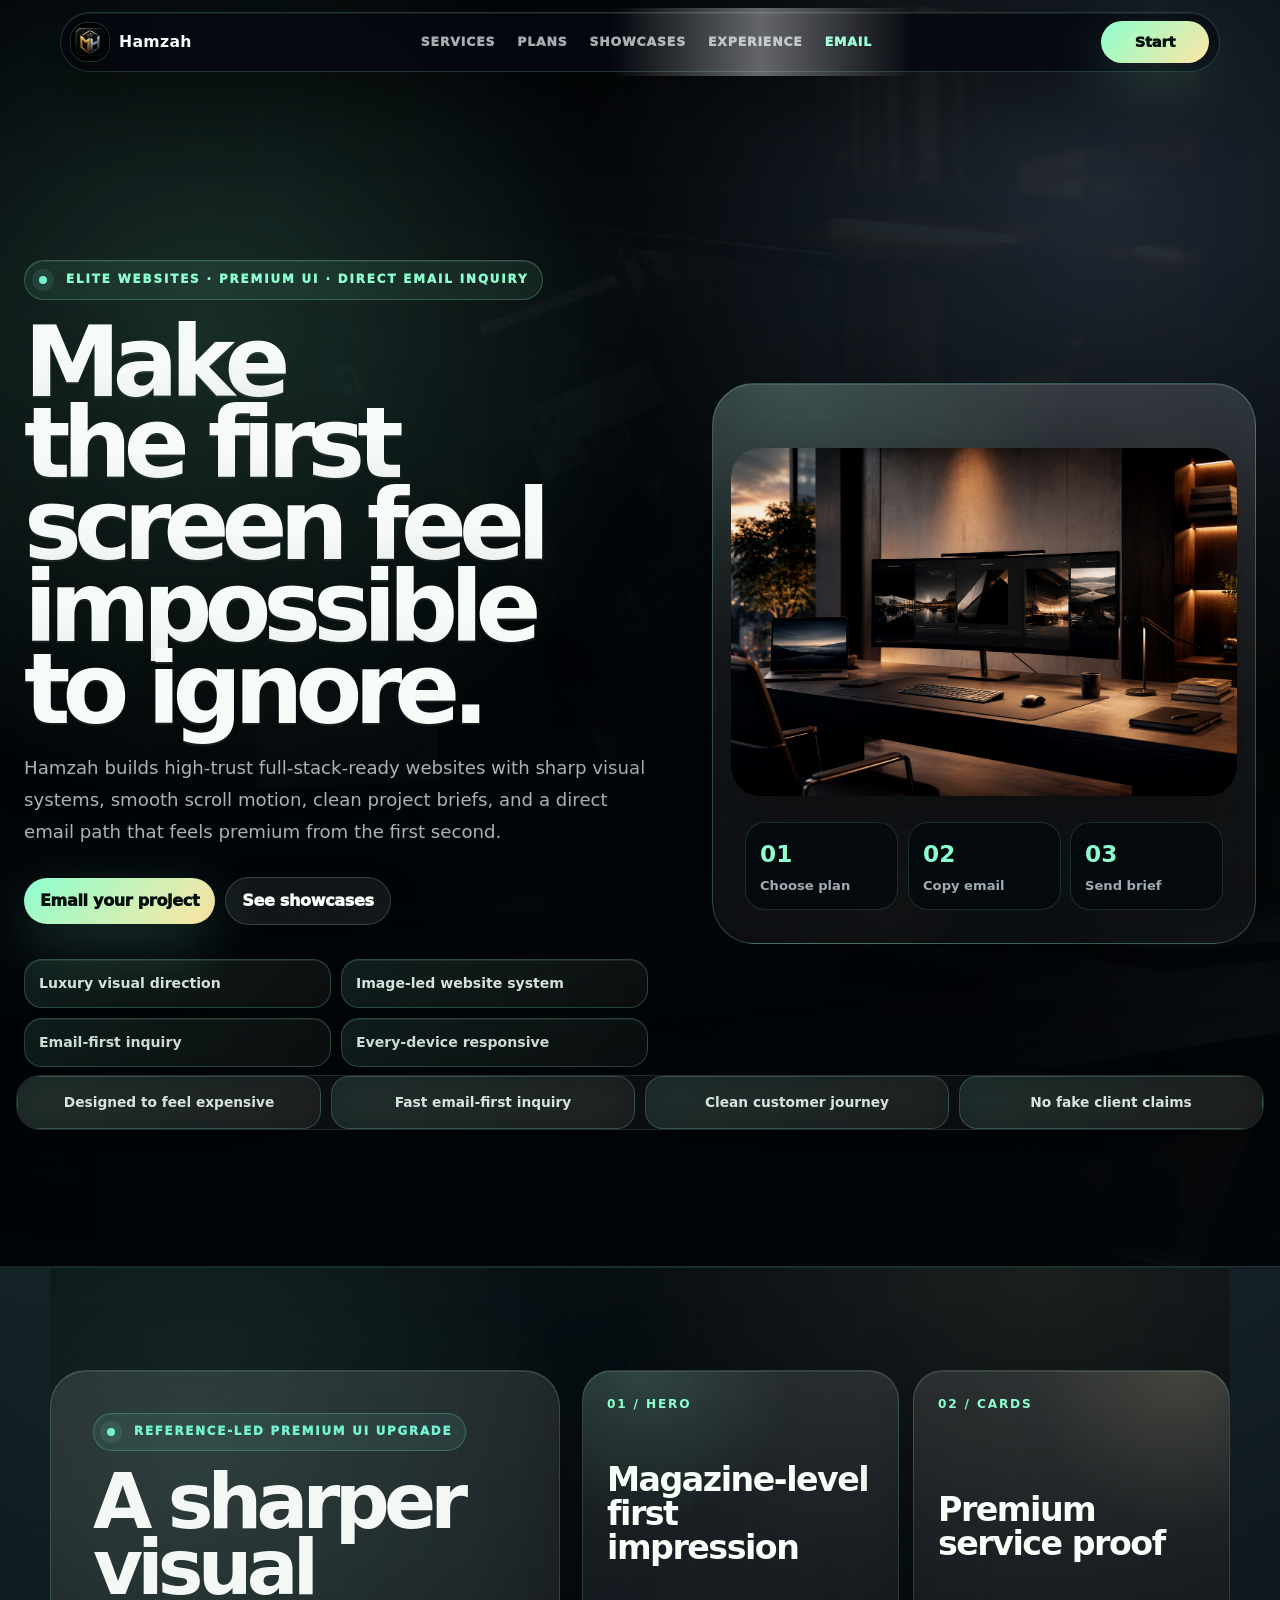
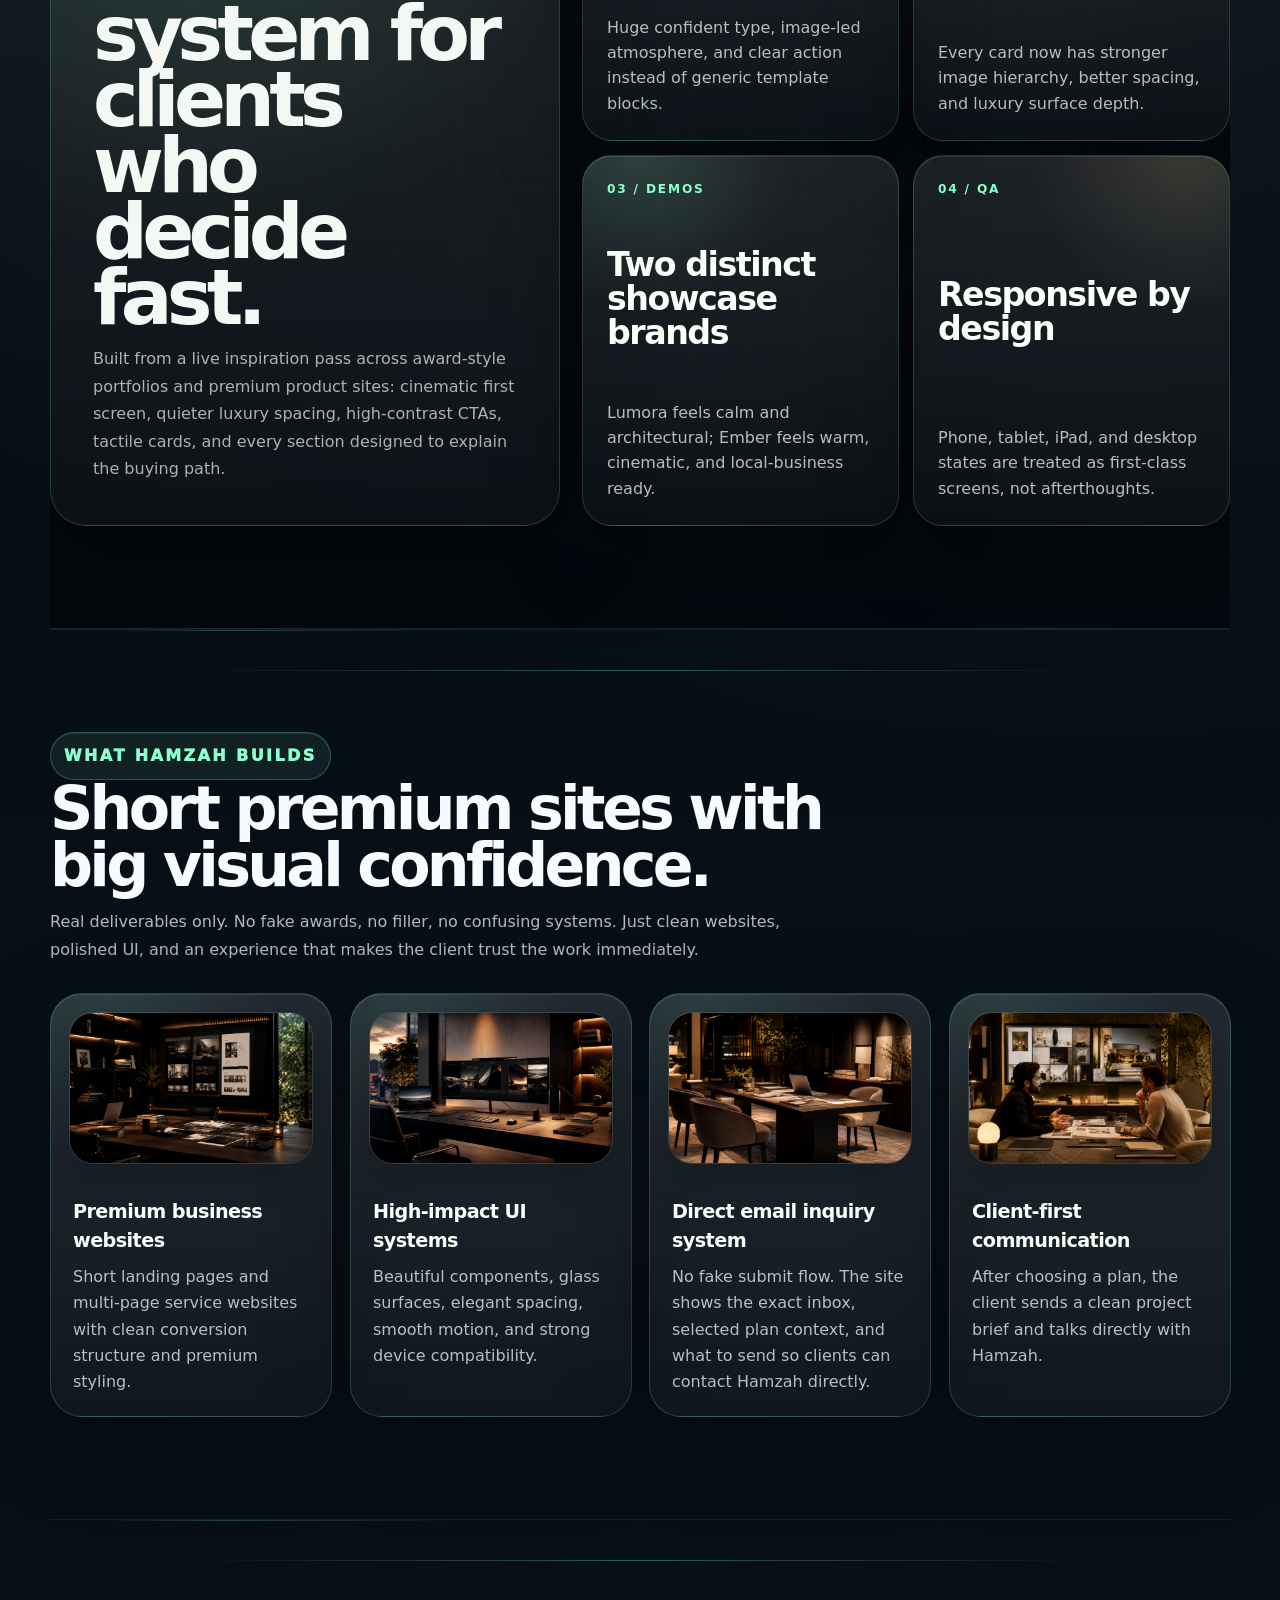
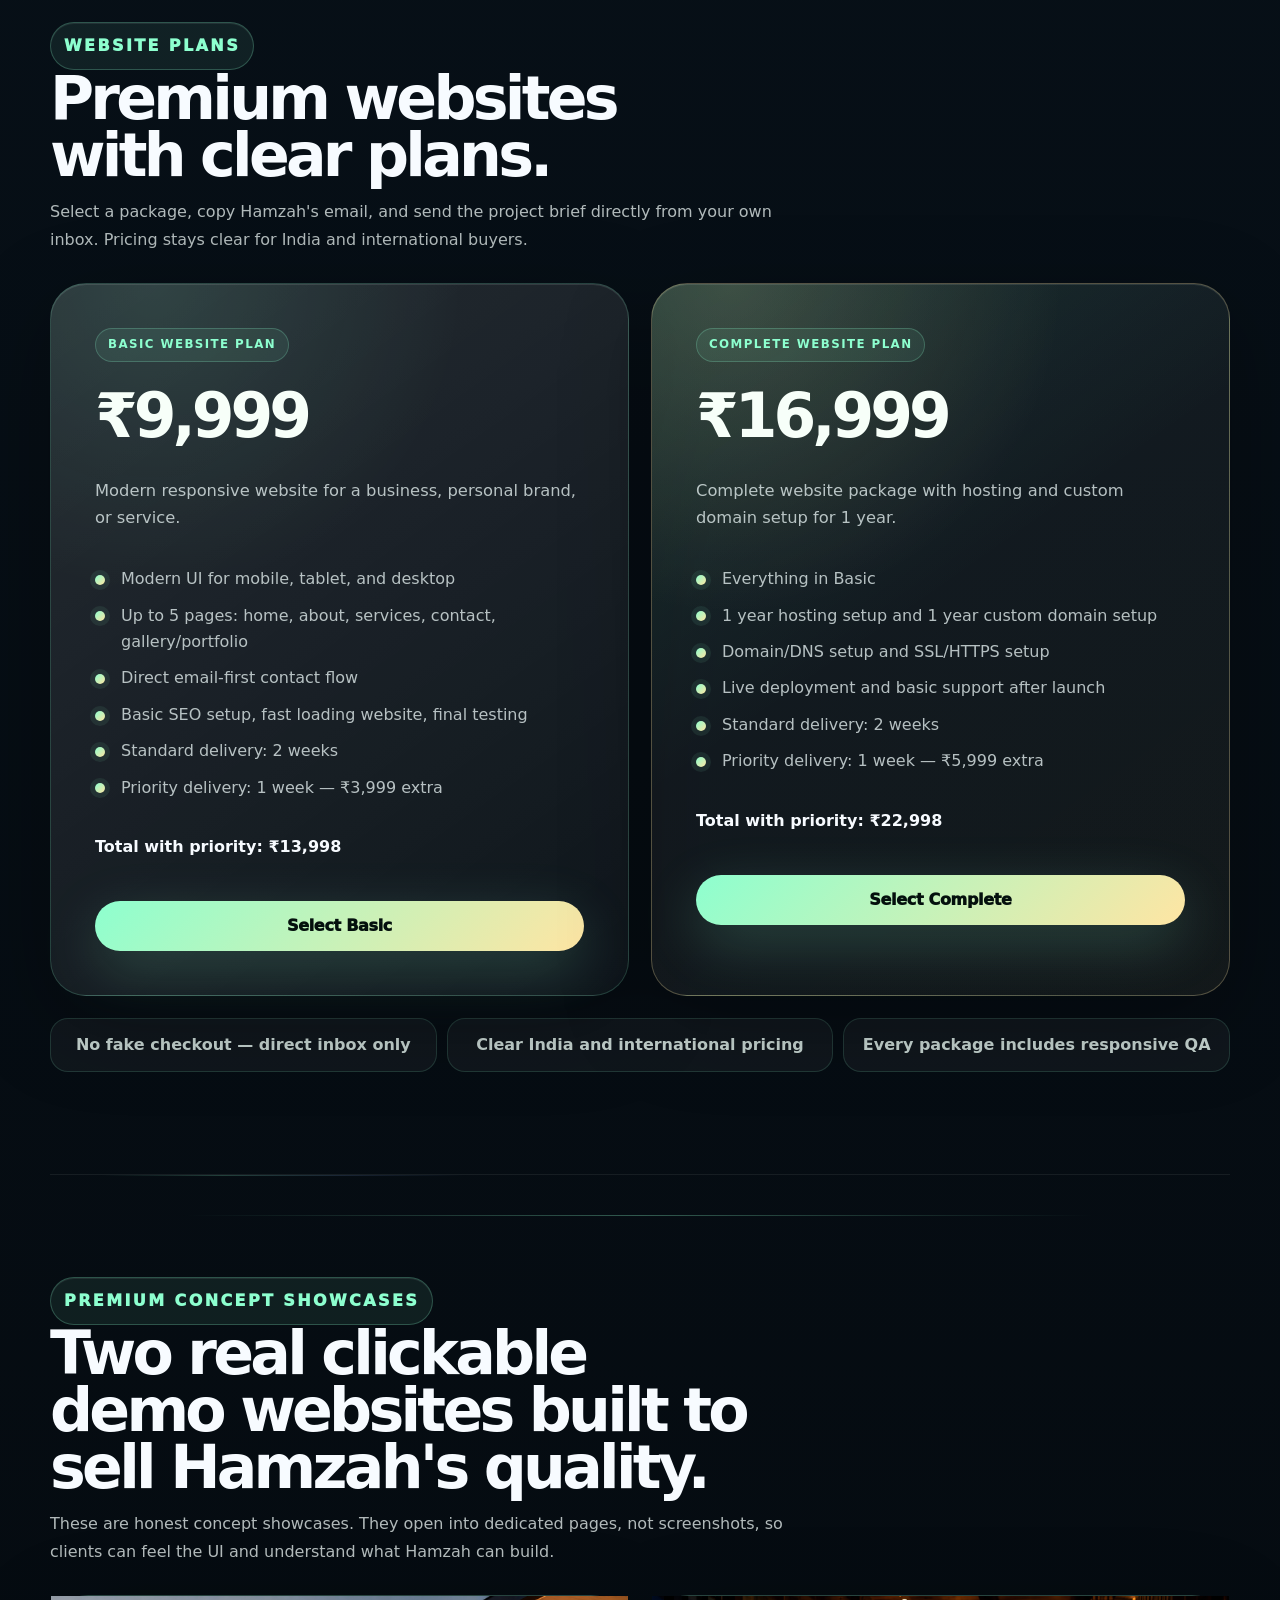
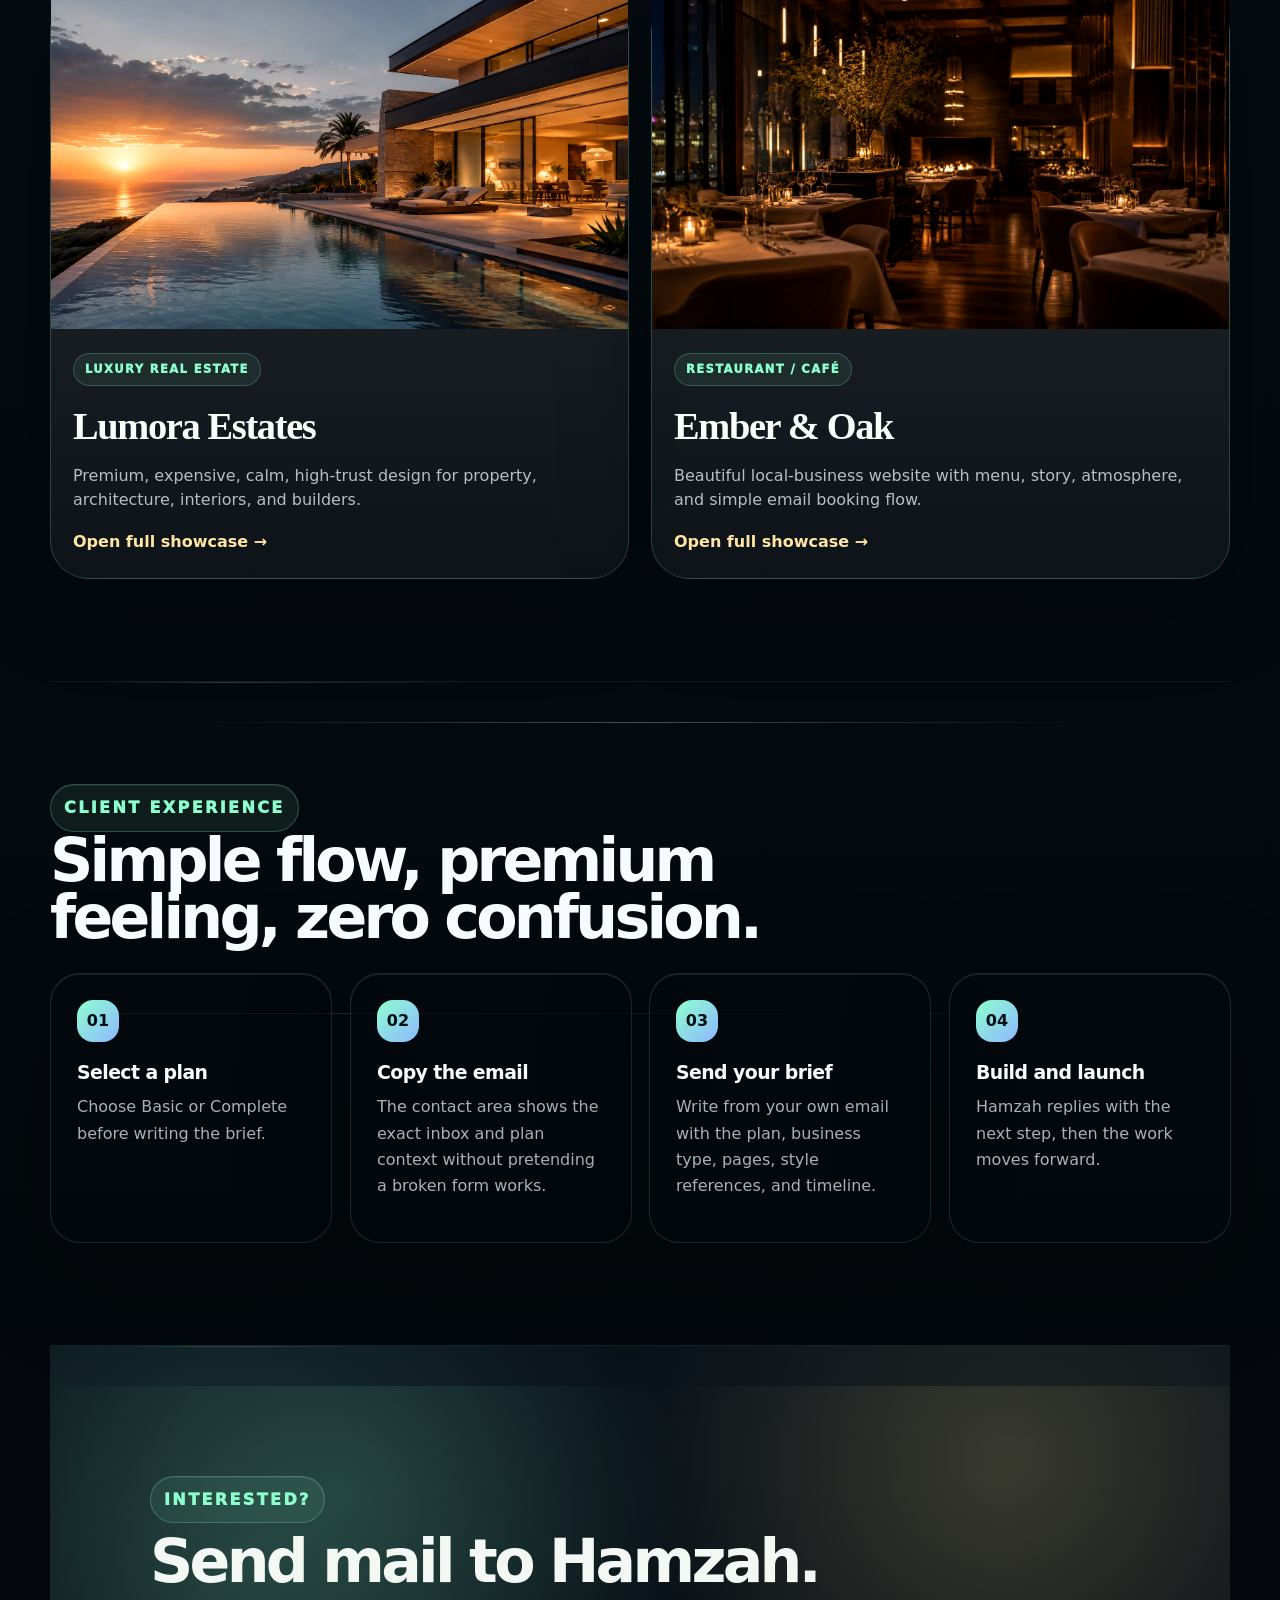
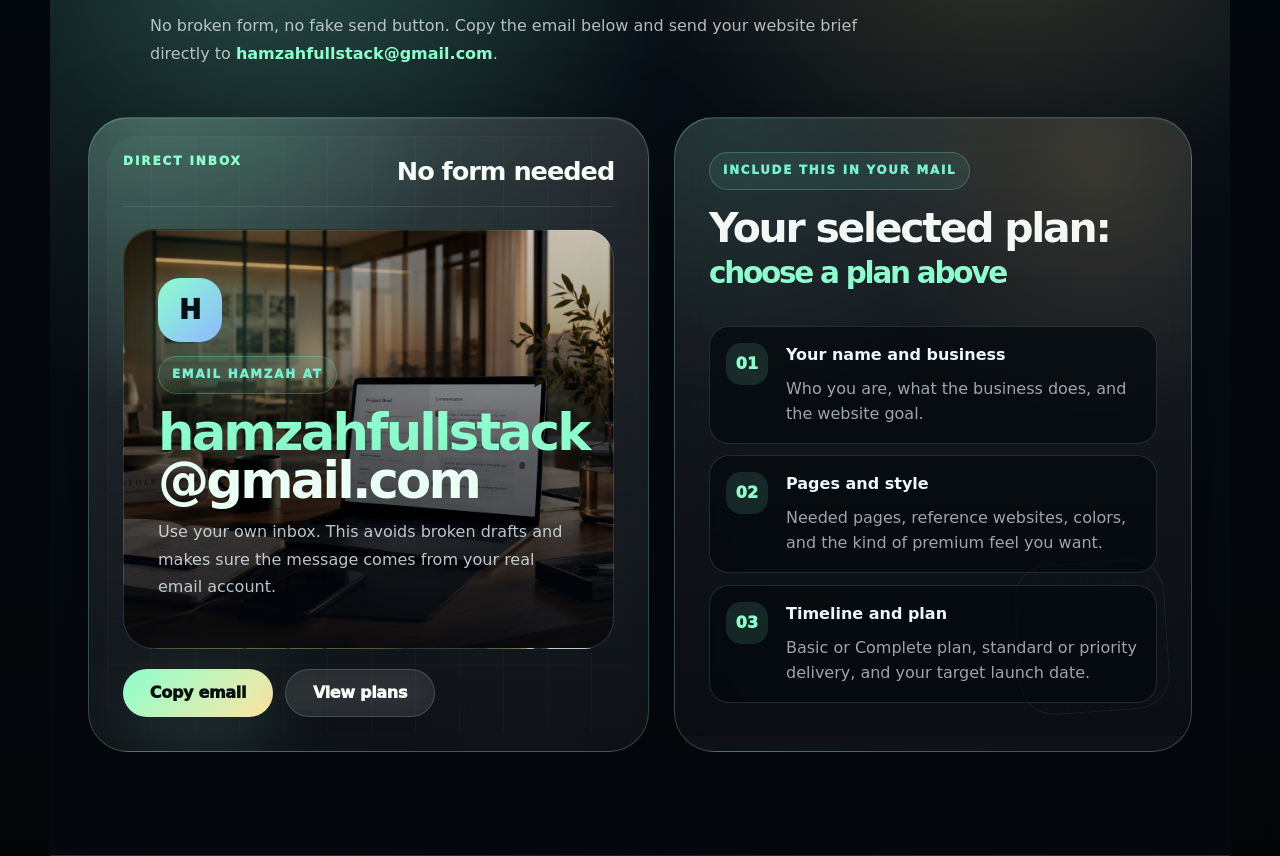
<file: index.html>
<!doctype html>
<html lang="en">
<head>
  <meta charset="utf-8" />
  <meta name="viewport" content="width=device-width, initial-scale=1" />
  <title>Hamzah — Premium Websites That Sell From The First Look</title>
  <meta name="description" content="Hamzah builds premium full-stack-ready websites with image-led visuals, smooth scroll effects, clear plans, and a direct email-first client flow." />
  <meta name="theme-color" content="#08090d" />
  <meta name="robots" content="index, follow" />
  <meta property="og:title" content="Hamzah — Premium Websites That Feel Like A Product" />
  <meta property="og:description" content="Premium full-stack-ready websites, UI systems, image-led showcases, and a direct email-first inquiry flow." />
  <meta property="og:type" content="website" />
  <meta property="og:url" content="https://hamzahfullstack.me/" />
  <meta property="og:image" content="assets/img/og-card.svg" />
  <link rel="canonical" href="https://hamzahfullstack.me/" />
  <link rel="icon" href="assets/img/favicon.svg" type="image/svg+xml" />
  <link rel="apple-touch-icon" href="assets/img/hamzah-logo-192.png" />
  <link rel="manifest" href="site.webmanifest" />
  <link rel="preload" href="assets/css/styles.css" as="style" />
  <link rel="stylesheet" href="assets/css/styles.css" />
  <link rel="stylesheet" href="assets/css/next-level-ui.css" />
  <script type="application/ld+json">
  {
    "@context": "https://schema.org",
    "@type": "ProfessionalService",
    "name": "Hamzah",
    "url": "https://hamzahfullstack.me/",
    "email": "hamzahfullstack@gmail.com",
    "description": "Premium full-stack-ready website builder with direct email-first communication."
  }
  </script>
  <script src="assets/js/site-config.js?v=20260618-pricing-edge-1" defer></script>
  <script src="assets/js/pricing-auth.js?v=20260618-pricing-edge-1" defer></script>
  <script src="assets/js/main.js" defer></script>
  <script src="assets/js/effects-global.js" defer></script>
</head>
<body class="premium-short-page">
  <div class="scroll-progress" data-scroll-progress aria-hidden="true"></div>
  <a class="skip-link" href="#main">Skip to content</a>
  <div class="page-loader" aria-hidden="true"><div class="loader-orb"></div><span>Loading Hamzah</span></div>

  <header class="short-header" data-header>
    <a class="short-brand" href="#home" aria-label="Hamzah home">
      <img src="assets/img/hamzah-logo.png" alt="Hamzah logo" width="44" height="44" />
      <span>Hamzah</span>
    </a>
    <nav class="short-nav" aria-label="Primary navigation">
      <a href="#services">Services</a>
      <a href="#plans">Plans</a>
      <a href="#showcases">Showcases</a>
      <a href="#experience">Experience</a>
      <a href="#contact">Email</a>
    </nav>
    <div class="short-actions">
      <a class="btn btn-primary" href="#contact" aria-label="Start a project with Hamzah">Start</a>
      <button class="menu-toggle" type="button" data-menu-toggle aria-label="Open menu"><span></span><span></span></button>
    </div>
  </header>

  <div class="mobile-panel" data-mobile-panel aria-hidden="true">
    <a href="#services">Services</a>
    <a href="#plans">Plans</a>
    <a href="#showcases">Showcases</a>
    <a href="#experience">Experience</a>
    <a href="#contact">Email Hamzah</a>
  </div>

  <main id="main">
    <section id="home" class="rebuild-hero cinematic-hero">
      <div class="rebuild-hero-media" aria-hidden="true">
        <img src="assets/img/generated/hamzah-workspace.png" alt="Premium Hamzah workspace background" width="1536" height="864" />
        <div class="rebuild-hero-vignette"></div>
      </div>
      <div class="rebuild-hero-shell">
        <div class="rebuild-hero-copy reveal">
          <p class="eyebrow"><span class="pulse-dot"></span> Elite websites · premium UI · direct email inquiry</p>
          <h1>Make the first screen feel impossible to ignore.</h1>
          <p class="hero-lead">Hamzah builds high-trust full-stack-ready websites with sharp visual systems, smooth scroll motion, clean project briefs, and a direct email path that feels premium from the first second.</p>
          <div class="hero-actions">
            <a class="btn btn-primary" href="#contact">Email your project</a>
            <a class="btn btn-ghost" href="#showcases">See showcases</a>
          </div>
          <div class="rebuild-hero-badges" aria-label="Website quality standards">
            <span>Luxury visual direction</span>
            <span>Image-led website system</span>
            <span>Email-first inquiry</span>
            <span>Every-device responsive</span>
          </div>
        </div>
        <aside class="rebuild-command-deck reveal delay-2" aria-label="Hamzah premium website preview">
          <div class="deck-topline"><span>Email-first premium flow</span><b>Hamzah</b></div>
          <img src="assets/img/generated/hamzah-ui-systems-new.png" alt="Premium Hamzah website interface and visual system preview" width="960" height="640" loading="eager" />
          <div class="deck-metrics" aria-label="Client flow highlights">
            <div><strong>01</strong><span>Choose plan</span></div>
            <div><strong>02</strong><span>Copy email</span></div>
            <div><strong>03</strong><span>Send brief</span></div>
          </div>
        </aside>
      </div>
      <div class="rebuild-quality-strip" aria-label="Premium project promises">
        <span>Designed to feel expensive</span>
        <span>Fast email-first inquiry</span>
        <span>Clean customer journey</span>
        <span>No fake client claims</span>
      </div>
    </section>

    <div class="ui-direction-board section-pad" role="region" aria-label="Next-level UI direction">
      <div class="ui-direction-layout">
        <div class="ui-direction-copy reveal">
          <p class="eyebrow"><span class="pulse-dot"></span> Reference-led premium UI upgrade</p>
          <h2>A sharper visual system for clients who decide fast.</h2>
          <p>Built from a live inspiration pass across award-style portfolios and premium product sites: cinematic first screen, quieter luxury spacing, high-contrast CTAs, tactile cards, and every section designed to explain the buying path.</p>
        </div>
        <div class="ui-direction-grid" aria-label="UI upgrade principles">
          <article class="ui-direction-card reveal delay-1">
            <b>01 / Hero</b>
            <h3>Magazine-level first impression</h3>
            <p>Huge confident type, image-led atmosphere, and clear action instead of generic template blocks.</p>
          </article>
          <article class="ui-direction-card reveal delay-2">
            <b>02 / Cards</b>
            <h3>Premium service proof</h3>
            <p>Every card now has stronger image hierarchy, better spacing, and luxury surface depth.</p>
          </article>
          <article class="ui-direction-card reveal delay-3">
            <b>03 / Demos</b>
            <h3>Two distinct showcase brands</h3>
            <p>Lumora feels calm and architectural; Ember feels warm, cinematic, and local-business ready.</p>
          </article>
          <article class="ui-direction-card reveal delay-1">
            <b>04 / QA</b>
            <h3>Responsive by design</h3>
            <p>Phone, tablet, iPad, and desktop states are treated as first-class screens, not afterthoughts.</p>
          </article>
        </div>
      </div>
    </div>

    <section id="services" class="short-section section-pad">
      <div class="short-section-head reveal">
        <p class="eyebrow">What Hamzah builds</p>
        <h2>Short premium sites with big visual confidence.</h2>
        <p>Real deliverables only. No fake awards, no filler, no confusing systems. Just clean websites, polished UI, and an experience that makes the client trust the work immediately.</p>
      </div>
      <div class="compact-card-grid premium-grid-scroll">
        <article class="capability-card reveal spotlight-card"><img src="assets/img/generated/hamzah-design-wall-new.png" alt="High-end website design wall and premium studio workspace" width="1100" height="720" loading="lazy" /><h3>Premium business websites</h3><p>Short landing pages and multi-page service websites with clean conversion structure and premium styling.</p></article>
        <article class="capability-card reveal delay-1 spotlight-card"><img src="assets/img/generated/hamzah-ui-systems-new.png" alt="Minimalist premium workspace showing modern website UI systems" width="960" height="640" loading="lazy" /><h3>High-impact UI systems</h3><p>Beautiful components, glass surfaces, elegant spacing, smooth motion, and strong device compatibility.</p></article>
        <article class="capability-card reveal delay-2 spotlight-card"><img src="assets/img/generated/hamzah-plan-inquiry-system-final.png" alt="Premium direct email website project system" width="960" height="640" loading="lazy" /><h3>Direct email inquiry system</h3><p>No fake submit flow. The site shows the exact inbox, selected plan context, and what to send so clients can contact Hamzah directly.</p></article>
        <article class="capability-card reveal delay-3 spotlight-card"><img src="assets/img/generated/hamzah-client-meeting-new.png" alt="Premium client meeting and project consultation scene" width="960" height="640" loading="lazy" /><h3>Client-first communication</h3><p>After choosing a plan, the client sends a clean project brief and talks directly with Hamzah.</p></article>
      </div>
    </section>

    <section id="plans" class="short-section plans-section section-pad">
      <div class="short-section-head reveal">
        <p class="eyebrow">Website plans</p>
        <h2>Premium websites with clear plans.</h2>
        <p>Select a package, copy Hamzah's email, and send the project brief directly from your own inbox. Pricing stays clear for India and international buyers.</p>
        <p class="sr-only" data-pricing-status aria-live="polite">Pricing view: INR</p>
      </div>
      <div class="pricing-grid">
        <article class="pricing-card reveal">
          <span class="plan-tag">Basic Website Plan</span>
          <h3 data-price-key="basic">₹9,999</h3>
          <p>Modern responsive website for a business, personal brand, or service.</p>
          <ul>
            <li>Modern UI for mobile, tablet, and desktop</li>
            <li>Up to 5 pages: home, about, services, contact, gallery/portfolio</li>
            <li>Direct email-first contact flow</li>
            <li>Basic SEO setup, fast loading website, final testing</li>
            <li>Standard delivery: 2 weeks</li>
            <li>Priority delivery: 1 week — <span data-price-key="basicPriorityFee">₹3,999</span> extra</li>
          </ul>
          <strong>Total with priority: <span data-price-key="basicPriority">₹13,998</span></strong>
          <a class="btn btn-primary" href="#contact" data-plan-intent="basic" data-contact-plan-jump="Basic Website Plan">Select Basic</a>
        </article>
        <article class="pricing-card featured reveal delay-1">
          <span class="plan-tag">Complete Website Plan</span>
          <h3 data-price-key="complete">₹16,999</h3>
          <p>Complete website package with hosting and custom domain setup for 1 year.</p>
          <ul>
            <li>Everything in Basic</li>
            <li>1 year hosting setup and 1 year custom domain setup</li>
            <li>Domain/DNS setup and SSL/HTTPS setup</li>
            <li>Live deployment and basic support after launch</li>
            <li>Standard delivery: 2 weeks</li>
            <li>Priority delivery: 1 week — <span data-price-key="completePriorityFee">₹5,999</span> extra</li>
          </ul>
          <strong>Total with priority: <span data-price-key="completePriority">₹22,998</span></strong>
          <a class="btn btn-primary" href="#contact" data-plan-intent="complete" data-contact-plan-jump="Complete Website Plan">Select Complete</a>
        </article>
      </div>
      <div class="pricing-note-strip reveal" aria-label="Pricing quality notes">
        <span>No fake checkout — direct inbox only</span>
        <span>Clear India and international pricing</span>
        <span>Every package includes responsive QA</span>
      </div>
    </section>



    <section id="showcases" class="short-section section-pad showcase-highlight-section">
      <div class="short-section-head reveal">
        <p class="eyebrow">Premium concept showcases</p>
        <h2>Two real clickable demo websites built to sell Hamzah's quality.</h2>
        <p>These are honest concept showcases. They open into dedicated pages, not screenshots, so clients can feel the UI and understand what Hamzah can build.</p>
      </div>
      <div class="portfolio-showcase-grid">
        <a class="portfolio-showcase-card reveal spotlight-card" href="showcase/lumora-estates.html" data-showcase-card="lumora">
          <img src="assets/img/generated/lumora-hero-final.png" alt="Lumora Estates luxury real estate website preview" width="1800" height="1050" loading="eager" />
          <span>Luxury real estate</span>
          <h3>Lumora Estates</h3>
          <p>Premium, expensive, calm, high-trust design for property, architecture, interiors, and builders.</p>
          <strong>Open full showcase →</strong>
        </a>
        <a class="portfolio-showcase-card reveal delay-1 spotlight-card" href="showcase/ember-oak.html" data-showcase-card="ember">
          <img src="assets/img/generated/ember-hero-final.png" alt="Ember and Oak premium restaurant website preview" width="1800" height="1050" loading="eager" />
          <span>Restaurant / Café</span>
          <h3>Ember &amp; Oak</h3>
          <p>Beautiful local-business website with menu, story, atmosphere, and simple email booking flow.</p>
          <strong>Open full showcase →</strong>
        </a>
      </div>
    </section>

    <section id="experience" class="short-section section-pad">
      <div class="short-section-head reveal">
        <p class="eyebrow">Client experience</p>
        <h2>Simple flow, premium feeling, zero confusion.</h2>
      </div>
      <div class="flow-rail reveal cinematic-rail">
        <article><span>01</span><h3>Select a plan</h3><p>Choose Basic or Complete before writing the brief.</p></article>
        <article><span>02</span><h3>Copy the email</h3><p>The contact area shows the exact inbox and plan context without pretending a broken form works.</p></article>
        <article><span>03</span><h3>Send your brief</h3><p>Write from your own email with the plan, business type, pages, style references, and timeline.</p></article>
        <article><span>04</span><h3>Build and launch</h3><p>Hamzah replies with the next step, then the work moves forward.</p></article>
      </div>
    </section>

    <section id="contact" class="contact-command-section section-pad">
      <div class="contact-command-head reveal">
        <p class="eyebrow">Interested?</p>
        <h2>Send mail to Hamzah.</h2>
        <p>No broken form, no fake send button. Copy the email below and send your website brief directly to <strong>hamzahfullstack@gmail.com</strong>.</p>
      </div>
      <div class="contact-command-grid contact-direct-grid">
        <article class="contact-direct-card reveal" aria-label="Direct email Hamzah">
          <div class="contact-form-topline">
            <span>Direct inbox</span>
            <strong>No form needed</strong>
          </div>
          <div class="contact-mail-hero">
            <span class="delivery-mark">H</span>
            <p class="eyebrow">Email Hamzah at</p>
            <h3 aria-label="hamzahfullstack@gmail.com"><span>hamzahfullstack</span><span>@gmail.com</span></h3>
            <p>Use your own inbox. This avoids broken drafts and makes sure the message comes from your real email account.</p>
          </div>
          <div class="contact-direct-actions">
            <button class="btn btn-primary" type="button" data-copy-email>Copy email</button>
            <a class="btn btn-ghost" href="#plans">View plans</a>
          </div>
          <p class="contact-status" data-copy-status aria-live="polite"></p>
        </article>
        <aside class="contact-command-side contact-brief-card reveal delay-1" aria-label="What to include in the email">
          <div class="contact-delivery-panel">
            <p class="eyebrow">Include this in your mail</p>
            <h3>Your selected plan: <span data-selected-plan-label>choose a plan above</span></h3>
            <div class="delivery-timeline" aria-label="Email brief checklist">
              <div><span>01</span><strong>Your name and business</strong><p>Who you are, what the business does, and the website goal.</p></div>
              <div><span>02</span><strong>Pages and style</strong><p>Needed pages, reference websites, colors, and the kind of premium feel you want.</p></div>
              <div><span>03</span><strong>Timeline and plan</strong><p>Basic or Complete plan, standard or priority delivery, and your target launch date.</p></div>
            </div>
          </div>
        </aside>
      </div>
    </section>
  </main>
</body>
</html>
</file>
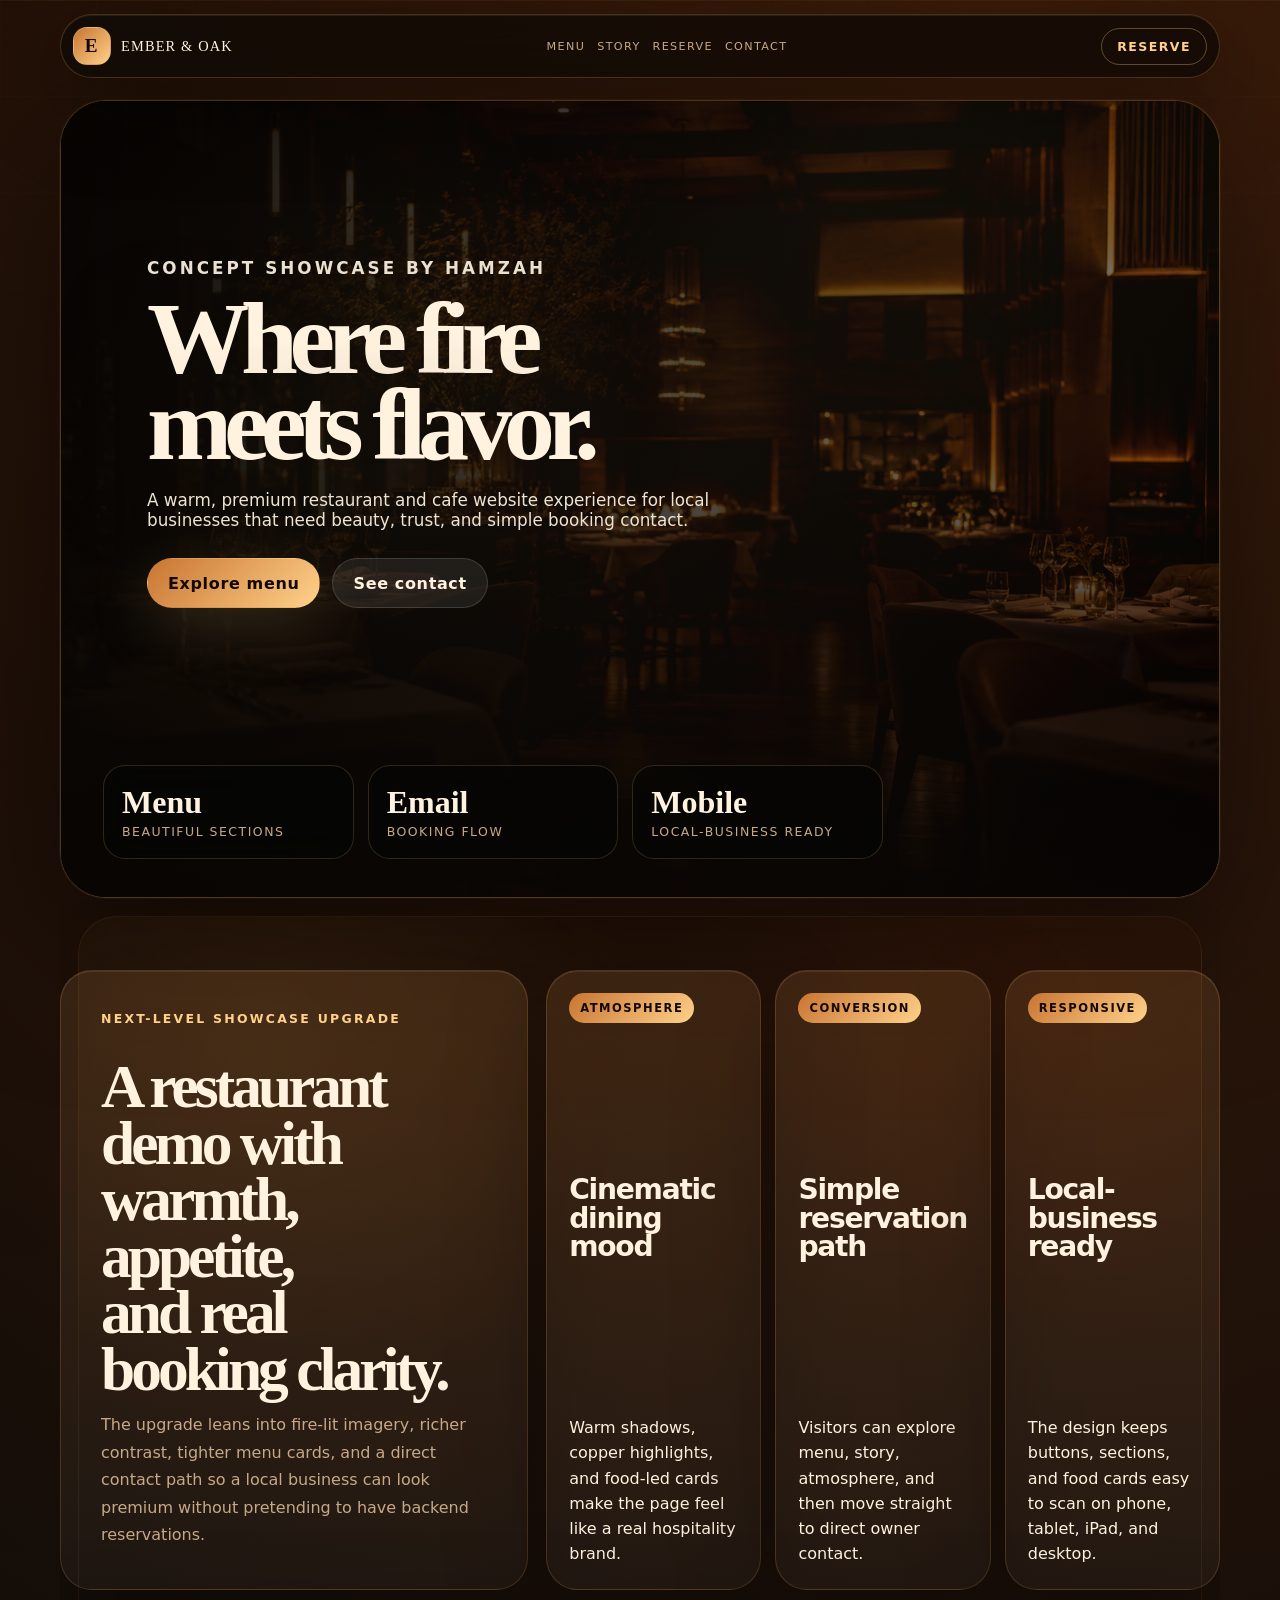
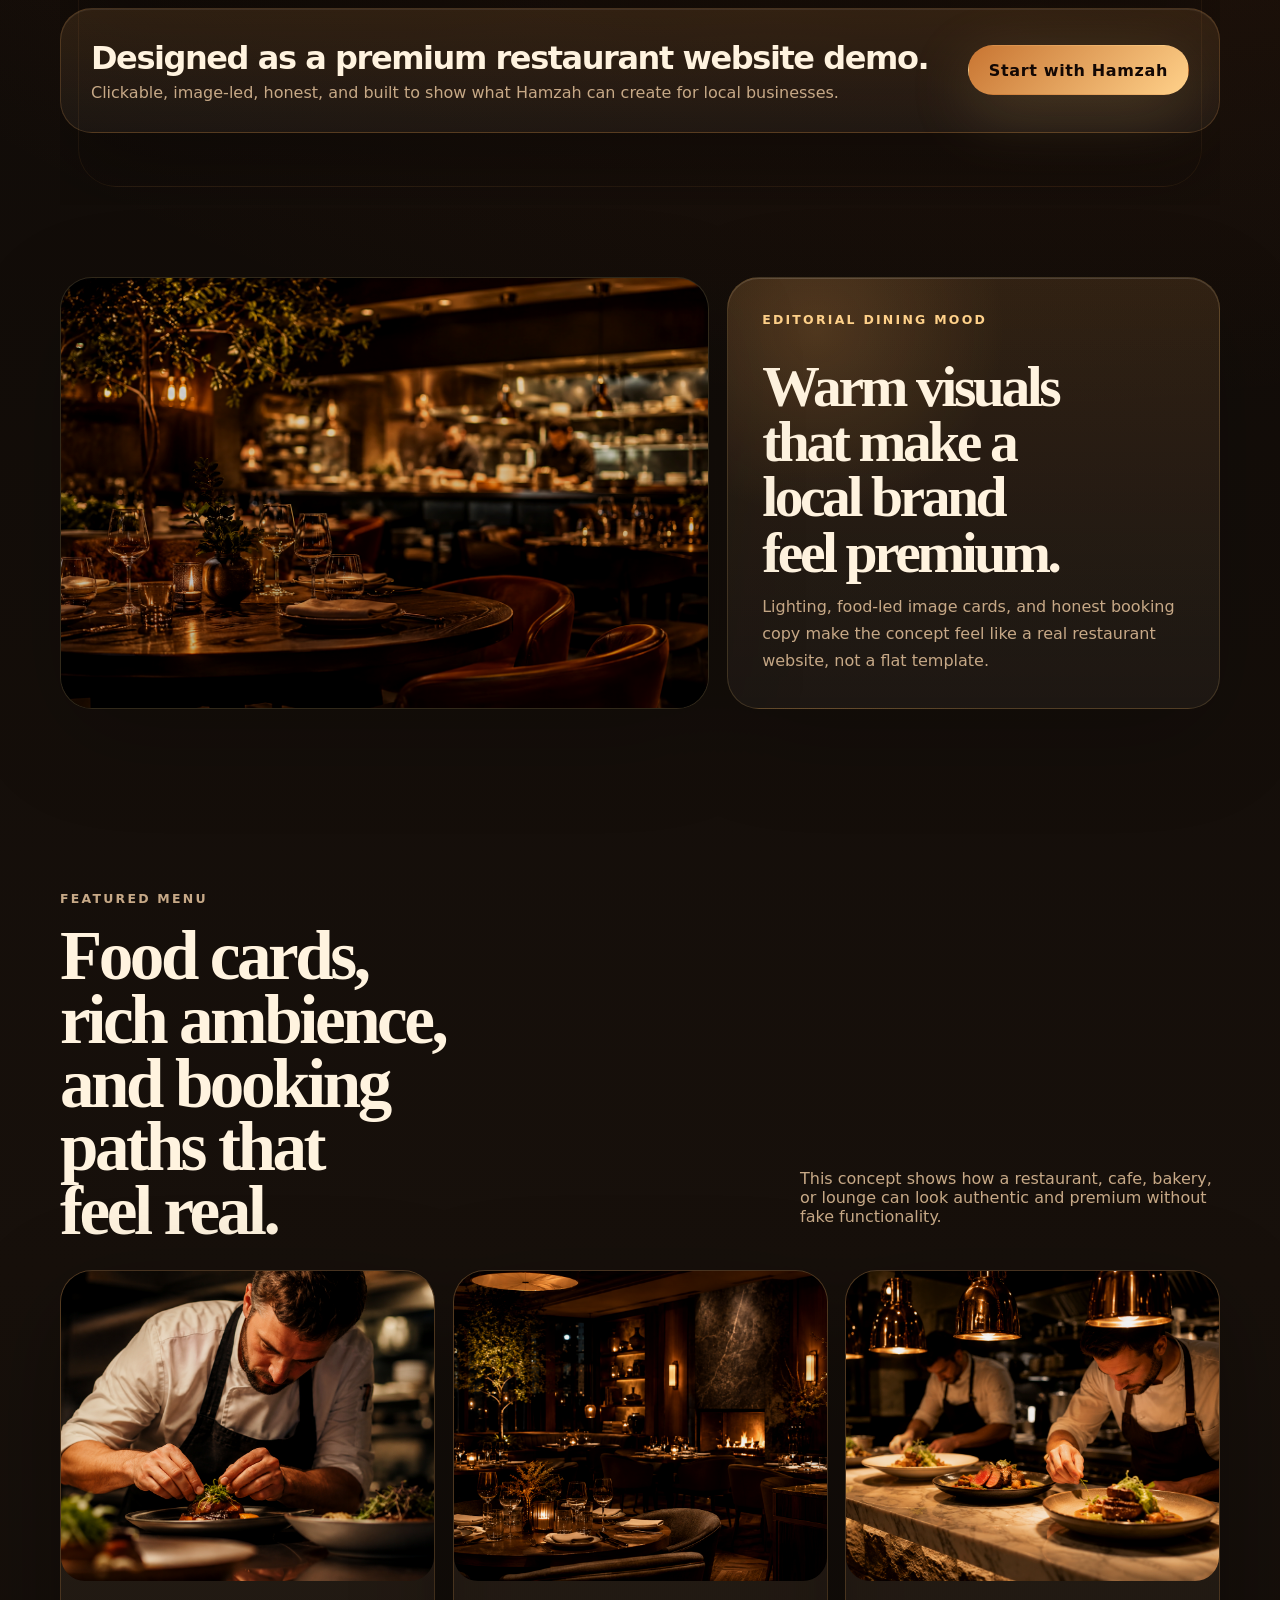
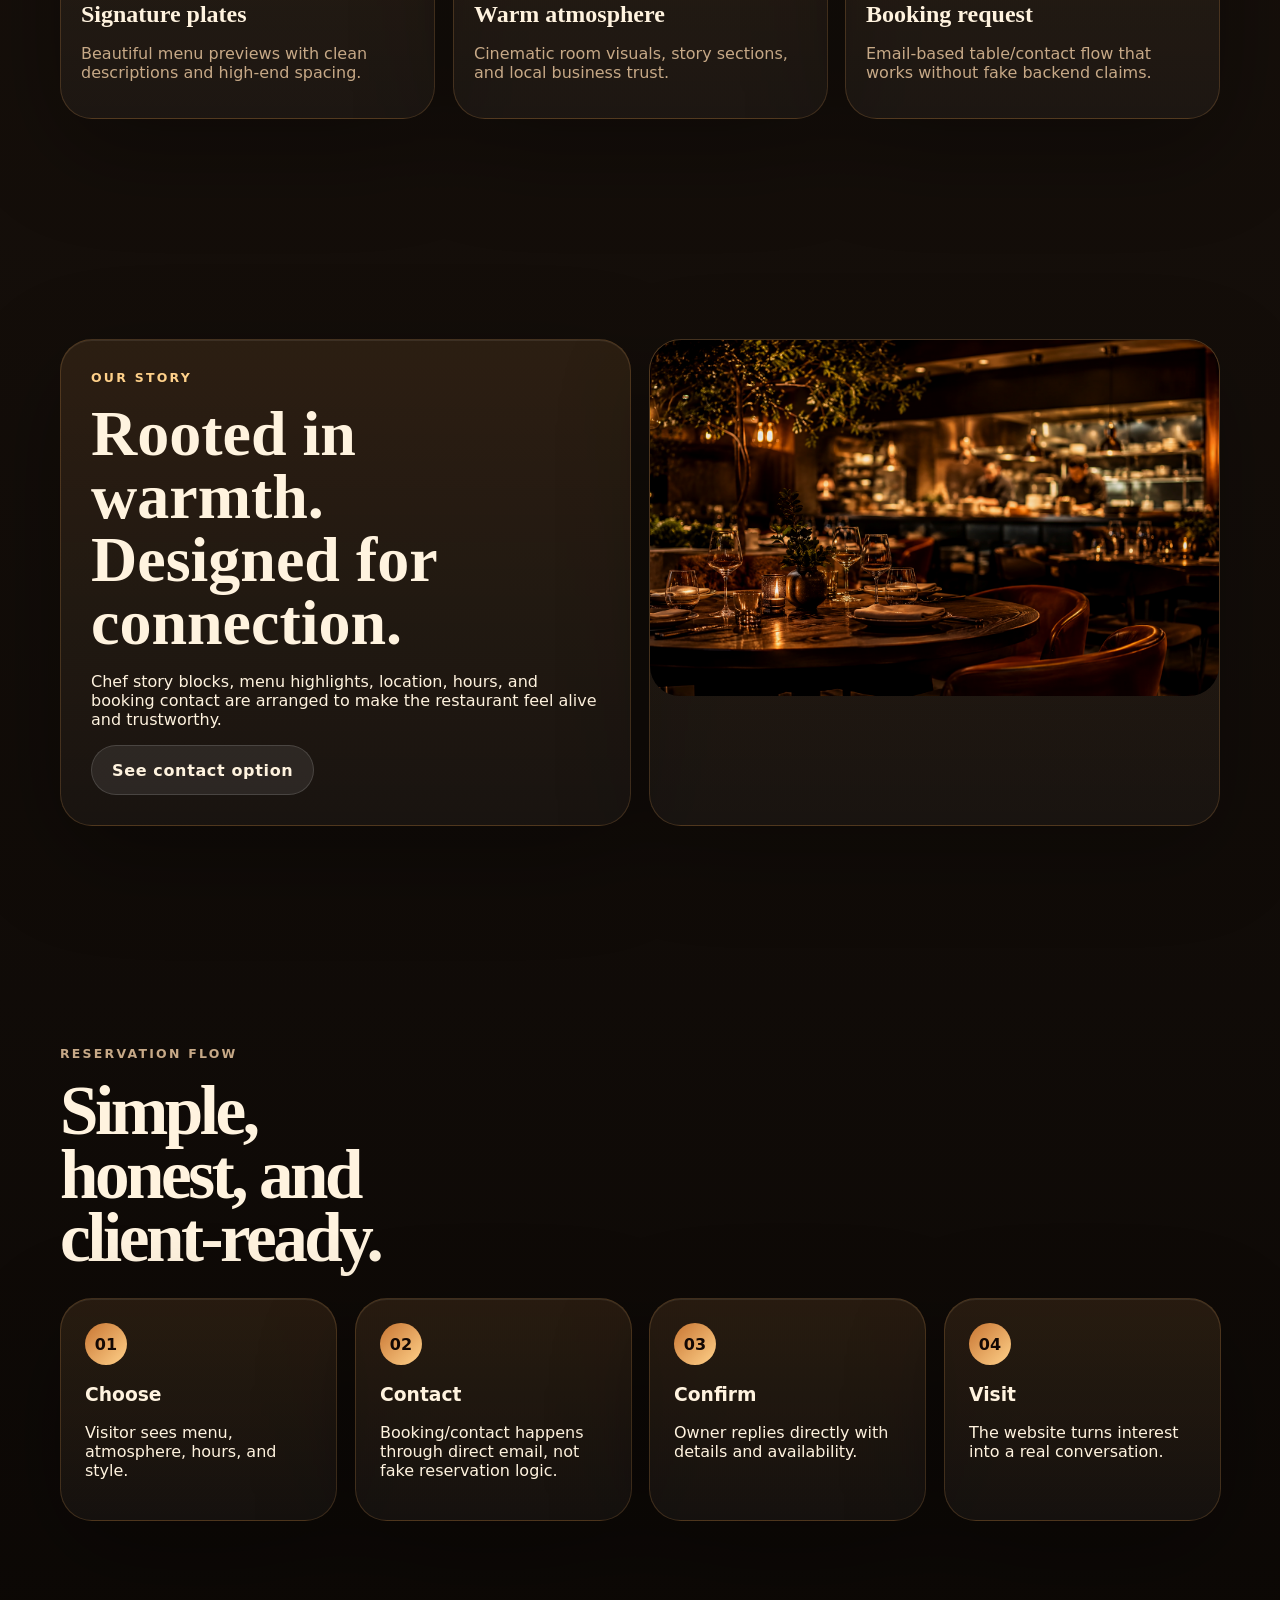
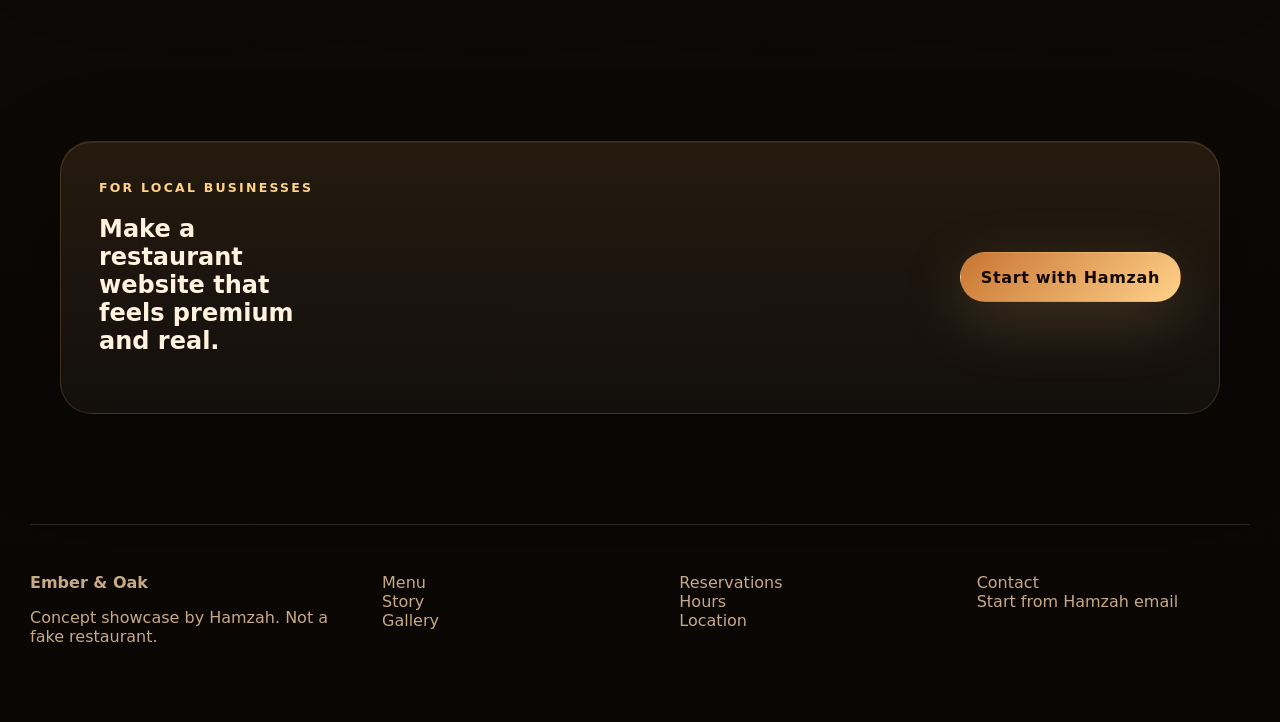
<file: showcase/ember-oak.html>
<!doctype html>
<html lang="en">
<head>
  <meta charset="utf-8" />
  <meta name="viewport" content="width=device-width,initial-scale=1" />
  <title>Ember &amp; Oak — Restaurant Showcase by Hamzah</title>
  <meta name="description" content="A premium restaurant and cafe concept showcase designed by Hamzah." />
  <link rel="icon" href="../assets/img/favicon.svg" type="image/svg+xml" />
  <link rel="stylesheet" href="../assets/css/showcase-premium.css" />
  <link rel="stylesheet" href="../assets/css/next-level-ui.css" />
  <script src="../assets/js/showcase-premium.js" defer></script>
  <script src="../assets/js/effects-global.js" defer></script>
</head>
<body class="ember">
  <div class="noise" aria-hidden="true"></div>
  <header class="showcase-nav">
    <a class="brand" href="../index.html"><span class="brand-mark">E</span><span>Ember &amp; Oak</span></a>
    <nav>
      <a href="#menu">Menu</a>
      <a href="#story">Story</a>
      <a href="#reserve">Reserve</a>
      <a href="#contact">Contact</a>
    </nav>
    <a class="nav-cta" href="#reserve">Reserve</a>
  </header>
  <main>
    <section class="hero">
      <img src="../assets/img/generated/ember-hero-final.png" alt="Warm premium restaurant dining room with fire and candlelight" width="1800" height="1050" />
      <div class="hero-content reveal">
        <p class="eyebrow">Concept showcase by Hamzah</p>
        <h1>Where fire meets flavor.</h1>
        <p>A warm, premium restaurant and cafe website experience for local businesses that need beauty, trust, and simple booking contact.</p>
        <div class="actions">
          <a class="btn primary" href="#menu">Explore menu</a>
          <a class="btn ghost" href="#contact">See contact</a>
        </div>
      </div>
      <div class="stats">
        <div><strong>Menu</strong><span>beautiful sections</span></div>
        <div><strong>Email</strong><span>booking flow</span></div>
        <div><strong>Mobile</strong><span>local-business ready</span></div>
      </div>
    </section>

    <section class="section demo-art-direction reveal" aria-label="Ember and Oak premium UI upgrade details">
      <div class="demo-art-shell">
        <div class="demo-art-copy">
          <p class="eyebrow">Next-level showcase upgrade</p>
          <h2>A restaurant demo with warmth, appetite, and real booking clarity.</h2>
          <p>The upgrade leans into fire-lit imagery, richer contrast, tighter menu cards, and a direct contact path so a local business can look premium without pretending to have backend reservations.</p>
        </div>
        <div class="demo-proof-grid" aria-label="Ember and Oak interface upgrades">
          <article class="demo-proof-card">
            <b>Atmosphere</b>
            <h3>Cinematic dining mood</h3>
            <p>Warm shadows, copper highlights, and food-led cards make the page feel like a real hospitality brand.</p>
          </article>
          <article class="demo-proof-card">
            <b>Conversion</b>
            <h3>Simple reservation path</h3>
            <p>Visitors can explore menu, story, atmosphere, and then move straight to direct owner contact.</p>
          </article>
          <article class="demo-proof-card">
            <b>Responsive</b>
            <h3>Local-business ready</h3>
            <p>The design keeps buttons, sections, and food cards easy to scan on phone, tablet, iPad, and desktop.</p>
          </article>
        </div>
      </div>
      <div class="demo-inquiry-strip">
        <div><h3>Designed as a premium restaurant website demo.</h3><p>Clickable, image-led, honest, and built to show what Hamzah can create for local businesses.</p></div>
        <a class="btn primary" href="../index.html#contact">Start with Hamzah</a>
      </div>
    </section>

    <section class="section signature-band signature-band-ember reveal" aria-label="Ember and Oak editorial restaurant preview">
      <div class="signature-band-media">
        <img src="../assets/img/generated/ember-atmosphere-new.png" alt="Warm restaurant dining room with candlelight and open-fire atmosphere" width="1800" height="1050" loading="lazy" />
      </div>
      <div class="signature-band-copy">
        <p class="eyebrow">Editorial dining mood</p>
        <h2>Warm visuals that make a local brand feel premium.</h2>
        <p>Lighting, food-led image cards, and honest booking copy make the concept feel like a real restaurant website, not a flat template.</p>
      </div>
    </section>

    <section id="menu" class="section">
      <div class="section-head reveal">
        <div>
          <p class="eyebrow">Featured menu</p>
          <h2>Food cards, rich ambience, and booking paths that feel real.</h2>
        </div>
        <p>This concept shows how a restaurant, cafe, bakery, or lounge can look authentic and premium without fake functionality.</p>
      </div>
      <div class="grid">
        <article class="card reveal">
          <img src="../assets/img/generated/ember-culinary-final.png" alt="Premium menu card and plated dish preview" width="1400" height="900" />
          <div class="card-body"><h3>Signature plates</h3><p>Beautiful menu previews with clean descriptions and high-end spacing.</p></div>
        </article>
        <article class="card reveal">
          <img src="../assets/img/generated/ember-dining-new.png" alt="Restaurant ambiance card" width="1800" height="1050" />
          <div class="card-body"><h3>Warm atmosphere</h3><p>Cinematic room visuals, story sections, and local business trust.</p></div>
        </article>
        <article class="card reveal">
          <img src="../assets/img/generated/ember-kitchen-new.png" alt="Booking and menu preview card" width="1400" height="900" />
          <div class="card-body"><h3>Booking request</h3><p>Email-based table/contact flow that works without fake backend claims.</p></div>
        </article>
      </div>
    </section>

    <section id="story" class="section">
      <div class="split">
        <div class="panel reveal">
          <p class="eyebrow">Our story</p>
          <h2>Rooted in warmth. Designed for connection.</h2>
          <p>Chef story blocks, menu highlights, location, hours, and booking contact are arranged to make the restaurant feel alive and trustworthy.</p>
          <a class="btn ghost" href="#contact">See contact option</a>
        </div>
        <div class="media-stack reveal">
          <img src="../assets/img/generated/ember-atmosphere-new.png" alt="Candlelit dining room and open-fire kitchen" width="1800" height="1050" />
        </div>
      </div>
    </section>

    <section id="reserve" class="section">
      <div class="section-head reveal">
        <div><p class="eyebrow">Reservation flow</p><h2>Simple, honest, and client-ready.</h2></div>
      </div>
      <div class="process">
        <article class="step reveal"><b>01</b><h3>Choose</h3><p>Visitor sees menu, atmosphere, hours, and style.</p></article>
        <article class="step reveal"><b>02</b><h3>Contact</h3><p>Booking/contact happens through direct email, not fake reservation logic.</p></article>
        <article class="step reveal"><b>03</b><h3>Confirm</h3><p>Owner replies directly with details and availability.</p></article>
        <article class="step reveal"><b>04</b><h3>Visit</h3><p>The website turns interest into a real conversation.</p></article>
      </div>
    </section>

    <section id="contact" class="section">
      <div class="footer-cta reveal">
        <div><p class="eyebrow">For local businesses</p><h2>Make a restaurant website that feels premium and real.</h2></div>
        <a class="btn primary" href="../index.html#contact">Start with Hamzah</a>
      </div>
    </section>
  </main>
  <footer class="footer">
    <div><strong>Ember &amp; Oak</strong><p>Concept showcase by Hamzah. Not a fake restaurant.</p></div>
    <div>Menu<br />Story<br />Gallery</div>
    <div>Reservations<br />Hours<br />Location</div>
    <div>Contact<br />Start from Hamzah email</div>
  </footer>
</body>
</html>
</file>
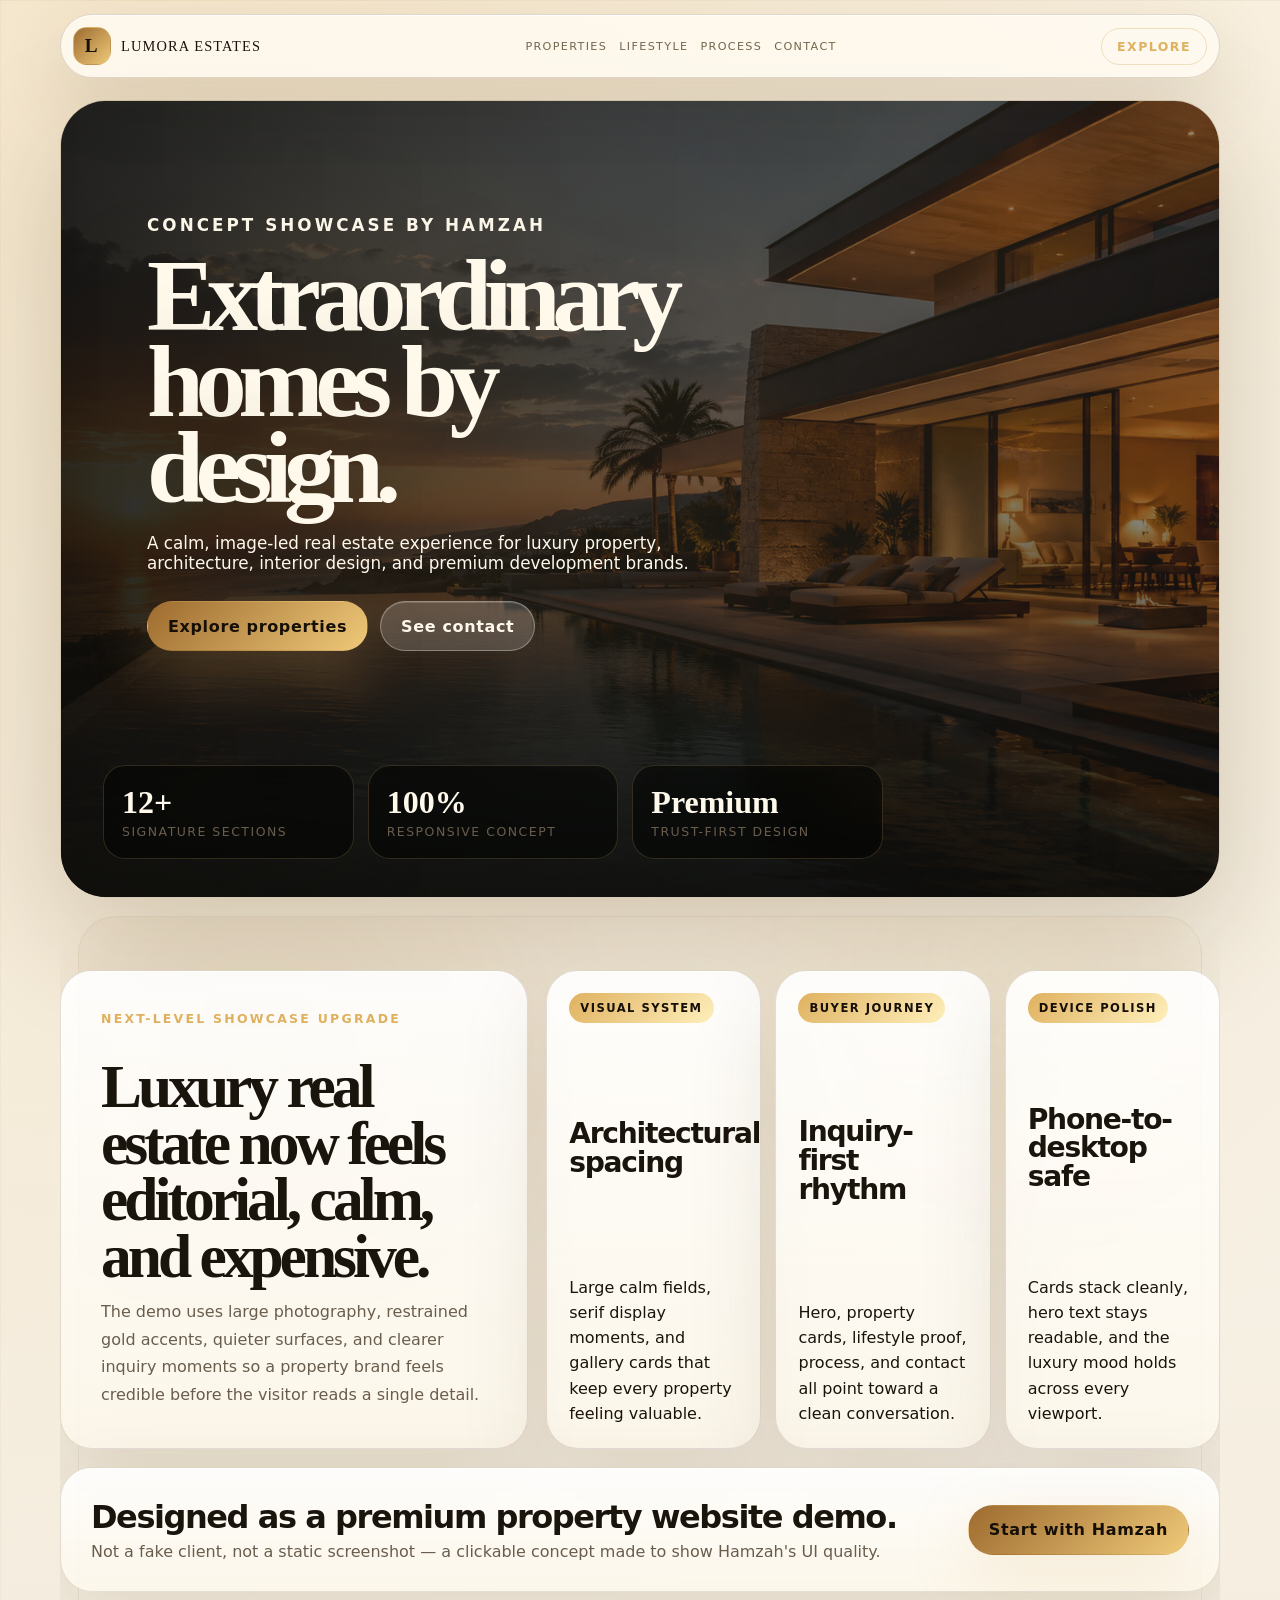
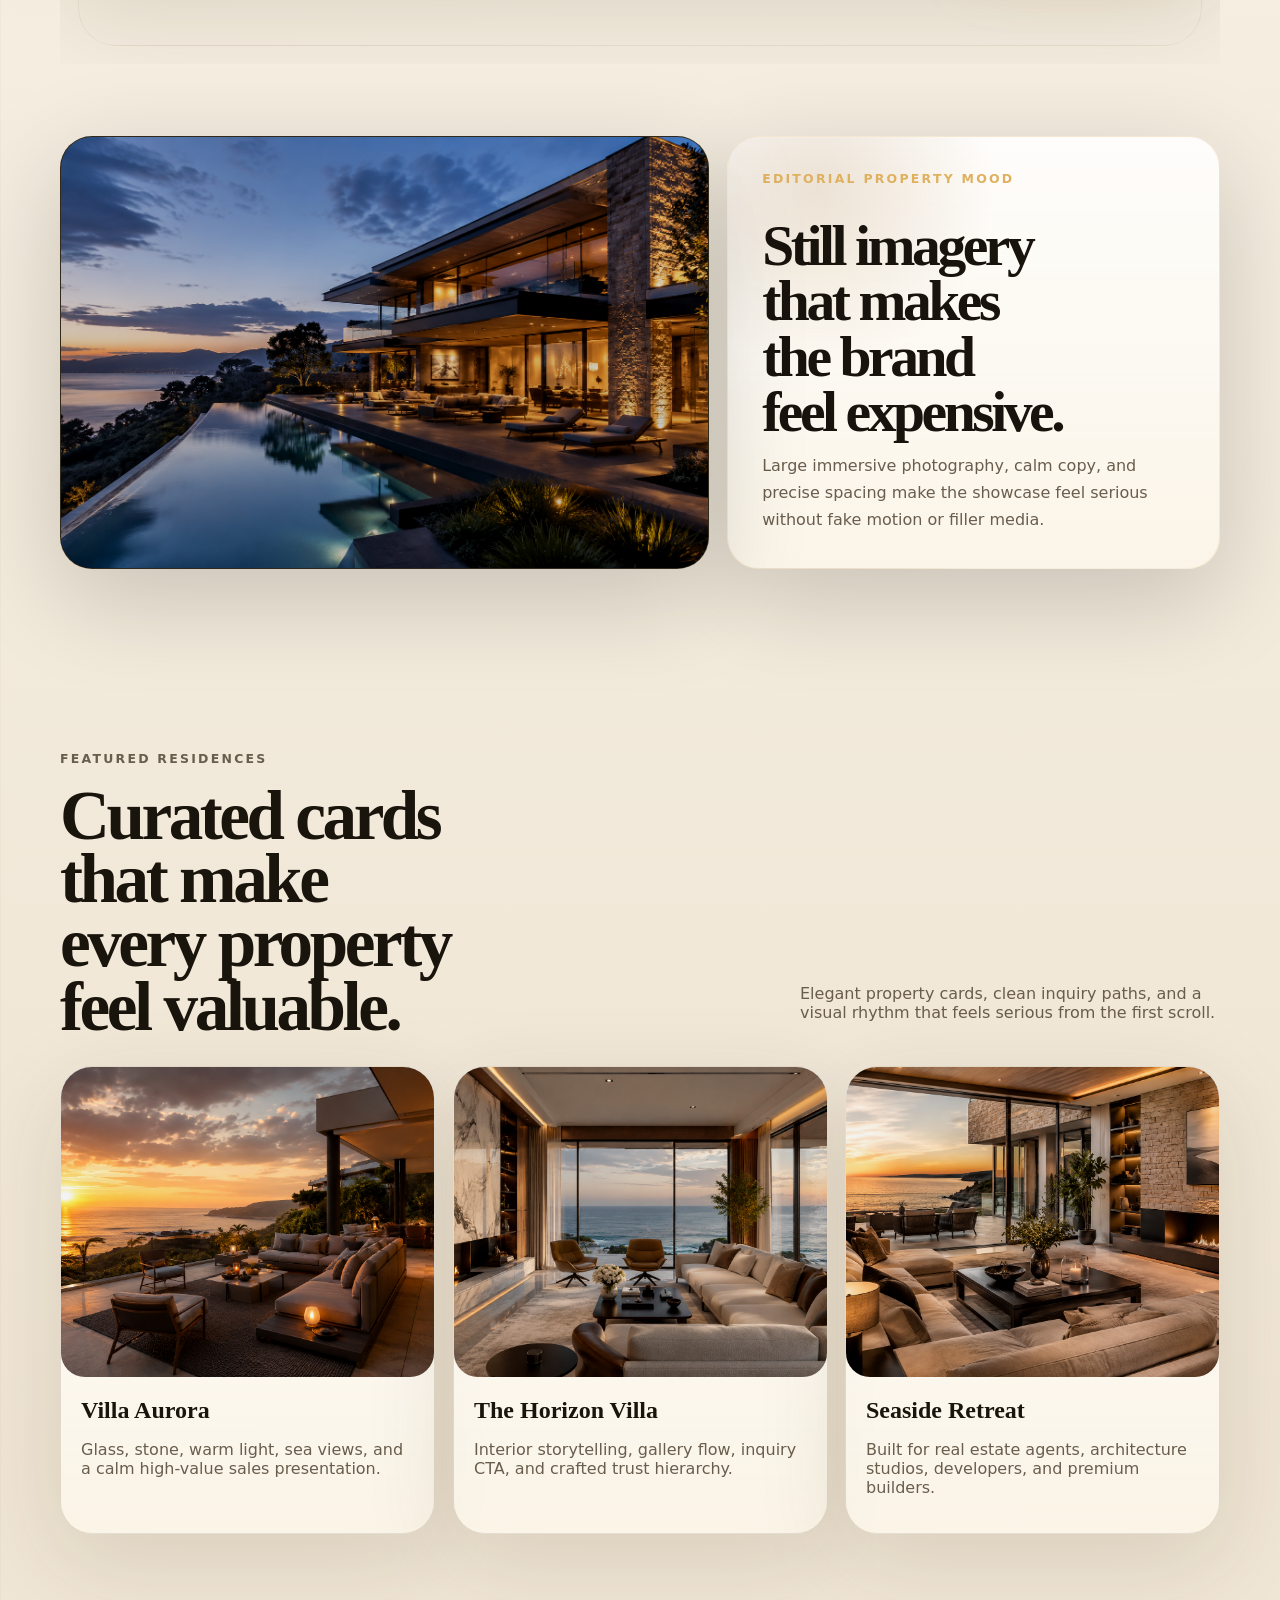
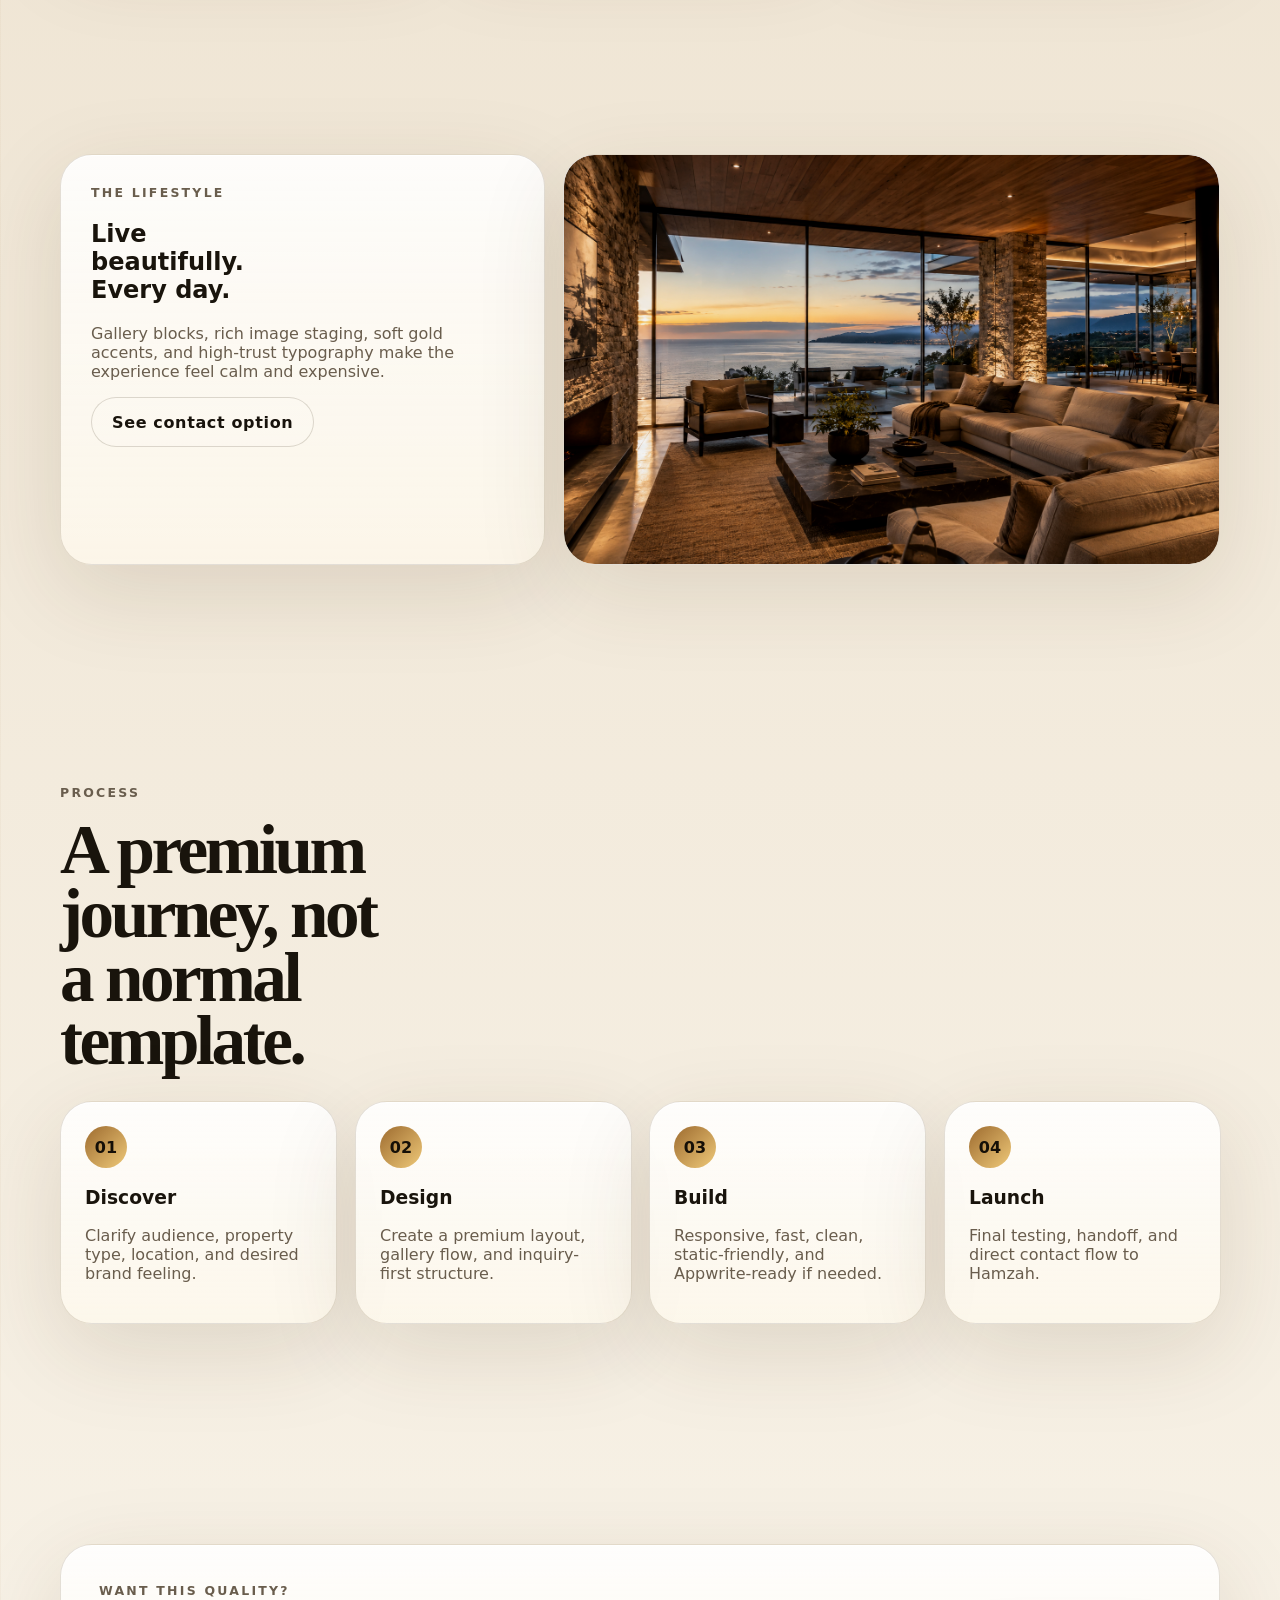
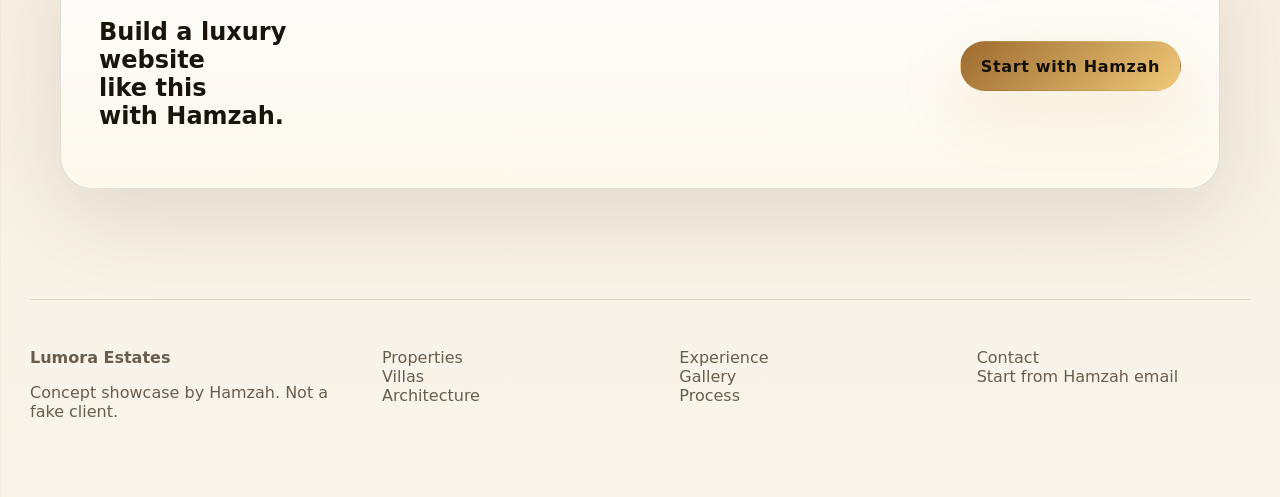
<file: showcase/lumora-estates.html>
<!doctype html>
<html lang="en">
<head>
  <meta charset="utf-8" />
  <meta name="viewport" content="width=device-width,initial-scale=1" />
  <title>Lumora Estates — Luxury Real Estate Showcase by Hamzah</title>
  <meta name="description" content="A premium luxury real estate concept showcase designed by Hamzah." />
  <link rel="icon" href="../assets/img/favicon.svg" type="image/svg+xml" />
  <link rel="stylesheet" href="../assets/css/showcase-premium.css" />
  <link rel="stylesheet" href="../assets/css/next-level-ui.css" />
  <script src="../assets/js/showcase-premium.js" defer></script>
  <script src="../assets/js/effects-global.js" defer></script>
</head>
<body class="lumora">
  <div class="noise" aria-hidden="true"></div>
  <header class="showcase-nav">
    <a class="brand" href="../index.html"><span class="brand-mark">L</span><span>Lumora Estates</span></a>
    <nav>
      <a href="#properties">Properties</a>
      <a href="#lifestyle">Lifestyle</a>
      <a href="#process">Process</a>
      <a href="#contact">Contact</a>
    </nav>
    <a class="nav-cta" href="#contact">Explore</a>
  </header>
  <main>
    <section class="hero">
      <img src="../assets/img/generated/lumora-hero-final.png" alt="Luxury glass villa at dusk with pool and warm lights" width="1800" height="1050" />
      <div class="hero-content reveal">
        <p class="eyebrow">Concept showcase by Hamzah</p>
        <h1>Extraordinary homes by design.</h1>
        <p>A calm, image-led real estate experience for luxury property, architecture, interior design, and premium development brands.</p>
        <div class="actions">
          <a class="btn primary" href="#properties">Explore properties</a>
          <a class="btn ghost" href="#contact">See contact</a>
        </div>
      </div>
      <div class="stats">
        <div><strong>12+</strong><span>signature sections</span></div>
        <div><strong>100%</strong><span>responsive concept</span></div>
        <div><strong>Premium</strong><span>trust-first design</span></div>
      </div>
    </section>

    <section class="section demo-art-direction reveal" aria-label="Lumora premium UI upgrade details">
      <div class="demo-art-shell">
        <div class="demo-art-copy">
          <p class="eyebrow">Next-level showcase upgrade</p>
          <h2>Luxury real estate now feels editorial, calm, and expensive.</h2>
          <p>The demo uses large photography, restrained gold accents, quieter surfaces, and clearer inquiry moments so a property brand feels credible before the visitor reads a single detail.</p>
        </div>
        <div class="demo-proof-grid" aria-label="Lumora interface upgrades">
          <article class="demo-proof-card">
            <b>Visual system</b>
            <h3>Architectural spacing</h3>
            <p>Large calm fields, serif display moments, and gallery cards that keep every property feeling valuable.</p>
          </article>
          <article class="demo-proof-card">
            <b>Buyer journey</b>
            <h3>Inquiry-first rhythm</h3>
            <p>Hero, property cards, lifestyle proof, process, and contact all point toward a clean conversation.</p>
          </article>
          <article class="demo-proof-card">
            <b>Device polish</b>
            <h3>Phone-to-desktop safe</h3>
            <p>Cards stack cleanly, hero text stays readable, and the luxury mood holds across every viewport.</p>
          </article>
        </div>
      </div>
      <div class="demo-inquiry-strip">
        <div><h3>Designed as a premium property website demo.</h3><p>Not a fake client, not a static screenshot — a clickable concept made to show Hamzah's UI quality.</p></div>
        <a class="btn primary" href="../index.html#contact">Start with Hamzah</a>
      </div>
    </section>

    <section class="section signature-band reveal" aria-label="Lumora editorial property preview">
      <div class="signature-band-media">
        <img src="../assets/img/generated/lumora-twilight-new.png" alt="Luxury residence at twilight with warm architectural lighting" width="1800" height="1050" loading="lazy" />
      </div>
      <div class="signature-band-copy">
        <p class="eyebrow">Editorial property mood</p>
        <h2>Still imagery that makes the brand feel expensive.</h2>
        <p>Large immersive photography, calm copy, and precise spacing make the showcase feel serious without fake motion or filler media.</p>
      </div>
    </section>

    <section id="properties" class="section">
      <div class="section-head reveal">
        <div>
          <p class="eyebrow">Featured residences</p>
          <h2>Curated cards that make every property feel valuable.</h2>
        </div>
        <p>Elegant property cards, clean inquiry paths, and a visual rhythm that feels serious from the first scroll.</p>
      </div>
      <div class="grid">
        <article class="card reveal">
          <img src="../assets/img/generated/lumora-terrace-final.png" alt="Luxury cliffside residence preview" width="1800" height="1050" />
          <div class="card-body"><h3>Villa Aurora</h3><p>Glass, stone, warm light, sea views, and a calm high-value sales presentation.</p></div>
        </article>
        <article class="card reveal">
          <img src="../assets/img/generated/lumora-living-final.png" alt="Luxury interior living room and gallery" width="1400" height="900" />
          <div class="card-body"><h3>The Horizon Villa</h3><p>Interior storytelling, gallery flow, inquiry CTA, and crafted trust hierarchy.</p></div>
        </article>
        <article class="card reveal">
          <img src="../assets/img/generated/lumora-luxe-living-alt-new.png" alt="Modern luxury retreat property card" width="1800" height="1050" />
          <div class="card-body"><h3>Seaside Retreat</h3><p>Built for real estate agents, architecture studios, developers, and premium builders.</p></div>
        </article>
      </div>
    </section>

    <section id="lifestyle" class="section">
      <div class="gallery">
        <div class="gallery-copy reveal">
          <p class="eyebrow">The lifestyle</p>
          <h2>Live beautifully. Every day.</h2>
          <p>Gallery blocks, rich image staging, soft gold accents, and high-trust typography make the experience feel calm and expensive.</p>
          <a class="btn ghost" href="#contact">See contact option</a>
        </div>
        <div class="media-stack reveal">
          <img src="../assets/img/generated/lumora-coastal-living-new.png" alt="Luxury coastal living room lifestyle gallery" width="1400" height="900" />
        </div>
      </div>
    </section>

    <section id="process" class="section">
      <div class="section-head reveal">
        <div><p class="eyebrow">Process</p><h2>A premium journey, not a normal template.</h2></div>
      </div>
      <div class="process">
        <article class="step reveal"><b>01</b><h3>Discover</h3><p>Clarify audience, property type, location, and desired brand feeling.</p></article>
        <article class="step reveal"><b>02</b><h3>Design</h3><p>Create a premium layout, gallery flow, and inquiry-first structure.</p></article>
        <article class="step reveal"><b>03</b><h3>Build</h3><p>Responsive, fast, clean, static-friendly, and Appwrite-ready if needed.</p></article>
        <article class="step reveal"><b>04</b><h3>Launch</h3><p>Final testing, handoff, and direct contact flow to Hamzah.</p></article>
      </div>
    </section>

    <section id="contact" class="section">
      <div class="footer-cta reveal">
        <div><p class="eyebrow">Want this quality?</p><h2>Build a luxury website like this with Hamzah.</h2></div>
        <a class="btn primary" href="../index.html#contact">Start with Hamzah</a>
      </div>
    </section>
  </main>
  <footer class="footer">
    <div><strong>Lumora Estates</strong><p>Concept showcase by Hamzah. Not a fake client.</p></div>
    <div>Properties<br />Villas<br />Architecture</div>
    <div>Experience<br />Gallery<br />Process</div>
    <div>Contact<br />Start from Hamzah email</div>
  </footer>
</body>
</html>
</file>
<file: assets/css/styles.css>
/*
  Hamzah Portfolio
  Original static build inspired by premium portfolio structure.
  No external CSS framework, no remote fonts, no copied assets.
*/
:root {
  color-scheme: dark;
  --bg: #08090d;
  --bg-2: #0d1017;
  --surface: rgba(255, 255, 255, 0.065);
  --surface-strong: rgba(255, 255, 255, 0.11);
  --line: rgba(255, 255, 255, 0.12);
  --line-strong: rgba(255, 255, 255, 0.2);
  --text: #f7f3e8;
  --muted: #a8afbd;
  --muted-2: #717889;
  --accent: #8dffcf;
  --accent-2: #f0d78a;
  --accent-3: #8eb7ff;
  --danger: #ff7373;
  --shadow: 0 24px 90px rgba(0, 0, 0, 0.45);
  --radius: 28px;
  --radius-lg: 42px;
  --max: 1180px;
  --ease: cubic-bezier(.2, .7, .1, 1);
}

[data-theme="light"] {
  color-scheme: light;
  --bg: #f8f5ea;
  --bg-2: #fffdf6;
  --surface: rgba(0, 0, 0, 0.055);
  --surface-strong: rgba(0, 0, 0, 0.1);
  --line: rgba(0, 0, 0, 0.12);
  --line-strong: rgba(0, 0, 0, 0.2);
  --text: #10131b;
  --muted: #4d5668;
  --muted-2: #727b8f;
  --accent: #007d5d;
  --accent-2: #926c00;
  --accent-3: #315fd6;
  --shadow: 0 24px 90px rgba(25, 21, 11, 0.16);
}

* { box-sizing: border-box; }
html { scroll-behavior: smooth; }
body {
  margin: 0;
  font-family: Inter, ui-sans-serif, system-ui, -apple-system, BlinkMacSystemFont, "Segoe UI", sans-serif;
  color: var(--text);
  background: var(--bg);
  line-height: 1.5;
  overflow-x: hidden;
  min-height: 100vh;
}
body.menu-open,
body.palette-open { overflow: hidden; }
body::selection { background: var(--accent); color: #07100e; }
a { color: inherit; text-decoration: none; }
button, input, textarea, select { font: inherit; }
button { color: inherit; }
img, svg { display: block; max-width: 100%; }

.skip-link {
  position: fixed;
  left: 16px;
  top: -60px;
  z-index: 2000;
  padding: 12px 16px;
  background: var(--accent);
  color: #06100d;
  border-radius: 999px;
  transition: top .2s ease;
}
.skip-link:focus { top: 16px; }

.page-loader {
  position: fixed;
  inset: 0;
  z-index: 3000;
  display: grid;
  place-items: center;
  gap: 18px;
  align-content: center;
  background: var(--bg);
  transition: opacity .55s ease, visibility .55s ease;
}
body.loaded .page-loader { opacity: 0; visibility: hidden; pointer-events: none; }
.loader-orb {
  width: 64px;
  height: 64px;
  border-radius: 50%;
  border: 1px solid var(--line-strong);
  background: conic-gradient(from 180deg, transparent, var(--accent), var(--accent-2), transparent);
  animation: spin 1s linear infinite;
  position: relative;
}
.loader-orb::after {
  content: "";
  position: absolute;
  inset: 8px;
  border-radius: inherit;
  background: var(--bg);
}
.page-loader span { color: var(--muted); font-size: .9rem; letter-spacing: .08em; text-transform: uppercase; }

.ambient-bg { position: fixed; inset: 0; z-index: -2; overflow: hidden; pointer-events: none; }
.orb { position: absolute; filter: blur(70px); opacity: .38; border-radius: 999px; mix-blend-mode: screen; }
.orb-a { width: 440px; height: 440px; left: -160px; top: -140px; background: var(--accent); }
.orb-b { width: 500px; height: 500px; right: -150px; top: 18%; background: #654cff; }
.orb-c { width: 360px; height: 360px; left: 28%; bottom: -200px; background: var(--accent-2); }
.grid-layer {
  position: absolute;
  inset: 0;
  background-image:
    linear-gradient(to right, rgba(255,255,255,.055) 1px, transparent 1px),
    linear-gradient(to bottom, rgba(255,255,255,.04) 1px, transparent 1px);
  background-size: 82px 82px;
  mask-image: radial-gradient(circle at 50% 20%, black, transparent 75%);
}
[data-theme="light"] .orb { mix-blend-mode: multiply; opacity: .16; }

.site-header {
  position: sticky;
  top: 14px;
  z-index: 1000;
  width: min(calc(100% - 28px), 1260px);
  margin: 14px auto 0;
  display: grid;
  grid-template-columns: auto 1fr auto;
  align-items: center;
  gap: 20px;
  padding: 12px;
  border: 1px solid var(--line);
  background: color-mix(in srgb, var(--bg-2) 78%, transparent);
  backdrop-filter: blur(24px);
  border-radius: 999px;
  box-shadow: 0 18px 60px rgba(0,0,0,.18);
  transition: transform .35s var(--ease), border-color .35s var(--ease), background .35s var(--ease);
}
.site-header.scrolled { border-color: var(--line-strong); background: color-mix(in srgb, var(--bg-2) 90%, transparent); }
.brand { display: inline-flex; align-items: center; gap: 10px; min-width: max-content; }
.brand-mark {
  display: grid;
  place-items: center;
  width: 42px;
  height: 42px;
  color: #07100d;
  font-weight: 900;
  border-radius: 50%;
  background: linear-gradient(135deg, var(--accent), var(--accent-2));
  box-shadow: inset 0 0 0 1px rgba(255,255,255,.45), 0 0 34px color-mix(in srgb, var(--accent) 42%, transparent);
}
.brand-text { font-weight: 800; letter-spacing: -.03em; line-height: .96; display: grid; }
.brand-text span { color: var(--muted); font-weight: 650; }
.nav { display: flex; justify-content: center; gap: 2px; }
.nav a {
  padding: 11px 14px;
  border-radius: 999px;
  color: var(--muted);
  font-size: .94rem;
  transition: color .2s ease, background .2s ease;
}
.nav a:hover,
.nav a:focus-visible { color: var(--text); background: var(--surface); outline: none; }
.header-actions { display: flex; align-items: center; gap: 8px; }
.icon-btn {
  width: 44px;
  height: 44px;
  border: 1px solid var(--line);
  border-radius: 999px;
  background: var(--surface);
  cursor: pointer;
  display: inline-grid;
  place-items: center;
  transition: transform .2s ease, border-color .2s ease, background .2s ease;
}
.icon-btn:hover { transform: translateY(-2px); border-color: var(--line-strong); background: var(--surface-strong); }
.icon-btn .sun { display: none; }
[data-theme="light"] .icon-btn .sun { display: inline; }
[data-theme="light"] .icon-btn .moon { display: none; }
.menu-btn { display: none; }
.menu-btn span { width: 17px; height: 2px; background: currentColor; display: block; border-radius: 10px; }
.menu-btn span + span { margin-top: -9px; transform: translateY(12px); }

.btn {
  display: inline-flex;
  justify-content: center;
  align-items: center;
  gap: 10px;
  min-height: 52px;
  padding: 0 20px;
  border-radius: 999px;
  border: 1px solid var(--line);
  font-weight: 800;
  letter-spacing: -.02em;
  transition: transform .2s ease, box-shadow .2s ease, border-color .2s ease, background .2s ease;
  cursor: pointer;
}
.btn:hover { transform: translateY(-3px); }
.btn-primary {
  background: linear-gradient(135deg, var(--accent), var(--accent-2));
  color: #07100d;
  border-color: transparent;
  box-shadow: 0 20px 55px color-mix(in srgb, var(--accent) 20%, transparent);
}
.btn-ghost { background: var(--surface); color: var(--text); }
.btn-ghost:hover { background: var(--surface-strong); border-color: var(--line-strong); }
.btn-small { min-height: 44px; padding-inline: 16px; font-size: .92rem; }

.mobile-panel {
  position: fixed;
  top: 86px;
  left: 14px;
  right: 14px;
  z-index: 999;
  display: none;
  padding: 16px;
  border-radius: 26px;
  border: 1px solid var(--line);
  background: color-mix(in srgb, var(--bg-2) 94%, transparent);
  backdrop-filter: blur(20px);
  box-shadow: var(--shadow);
}
.mobile-panel a { display: block; padding: 15px; color: var(--muted); border-radius: 16px; }
.mobile-panel a:hover { color: var(--text); background: var(--surface); }

.section-shell {
  width: min(calc(100% - 32px), var(--max));
  margin: 0 auto;
  padding: 112px 0;
  position: relative;
}
.hero {
  min-height: calc(100vh - 80px);
  display: grid;
  grid-template-columns: minmax(0, 1.03fr) minmax(320px, .86fr);
  gap: 46px;
  align-items: center;
  padding-top: 82px;
}
.eyebrow,
.section-kicker {
  margin: 0 0 18px;
  color: var(--accent);
  text-transform: uppercase;
  letter-spacing: .14em;
  font-size: .78rem;
  font-weight: 850;
}
.pulse-dot {
  display: inline-block;
  width: 9px;
  height: 9px;
  margin-right: 9px;
  border-radius: 999px;
  background: var(--accent);
  box-shadow: 0 0 0 0 color-mix(in srgb, var(--accent) 50%, transparent);
  animation: pulse 1.7s infinite;
}
h1, h2, h3, p { margin-top: 0; }
h1 {
  max-width: 880px;
  margin-bottom: 24px;
  font-size: clamp(3.35rem, 9vw, 7.9rem);
  line-height: .84;
  letter-spacing: -.085em;
}
h2 {
  font-size: clamp(2.15rem, 5vw, 5.4rem);
  line-height: .9;
  letter-spacing: -.075em;
  margin-bottom: 18px;
}
h3 { letter-spacing: -.04em; }
.hero-lead,
.section-heading p,
.about-copy > p,
.process-intro > p,
.contact-copy > p {
  color: var(--muted);
  font-size: clamp(1rem, 1.6vw, 1.22rem);
  max-width: 680px;
}
.hero-actions { display: flex; flex-wrap: wrap; gap: 12px; margin: 34px 0; }
.hero-proof {
  display: grid;
  grid-template-columns: repeat(4, minmax(120px, 1fr));
  gap: 12px;
}
.hero-proof div {
  padding: 17px;
  min-height: 106px;
  border: 1px solid var(--line);
  border-radius: 24px;
  background: linear-gradient(180deg, var(--surface), transparent);
}
.hero-proof strong { display: block; font-size: clamp(1.7rem, 3vw, 2.8rem); line-height: 1; letter-spacing: -.06em; }
.hero-proof span { display: block; margin-top: 10px; color: var(--muted); font-size: .88rem; }

.hero-visual { perspective: 1100px; }
.device-frame {
  position: relative;
  min-height: 620px;
  padding: 18px;
  border: 1px solid var(--line-strong);
  border-radius: var(--radius-lg);
  background:
    linear-gradient(180deg, rgba(255,255,255,.12), rgba(255,255,255,.03)),
    radial-gradient(circle at 50% 0%, color-mix(in srgb, var(--accent) 24%, transparent), transparent 46%),
    var(--bg-2);
  box-shadow: var(--shadow);
  overflow: hidden;
  transform-style: preserve-3d;
}
.device-frame::before {
  content: "";
  position: absolute;
  inset: -2px;
  border-radius: inherit;
  background: linear-gradient(110deg, transparent, rgba(255,255,255,.22), transparent 60%);
  transform: translateX(-80%);
  animation: sheen 7s infinite;
  pointer-events: none;
}
.device-topbar {
  display: flex;
  align-items: center;
  gap: 8px;
  color: var(--muted-2);
  font-size: .84rem;
  padding-bottom: 18px;
}
.device-topbar span { width: 10px; height: 10px; border-radius: 50%; background: var(--line-strong); }
.device-topbar p { margin: 0 0 0 auto; }
.radar-card {
  position: relative;
  height: 304px;
  border: 1px solid var(--line);
  border-radius: 32px;
  overflow: hidden;
  background: radial-gradient(circle at 50% 50%, color-mix(in srgb, var(--accent) 20%, transparent), transparent 32%), rgba(0,0,0,.18);
}
.radar-grid {
  position: absolute;
  inset: 0;
  background:
    linear-gradient(to right, rgba(255,255,255,.06) 1px, transparent 1px),
    linear-gradient(to bottom, rgba(255,255,255,.06) 1px, transparent 1px);
  background-size: 30px 30px;
  mask-image: radial-gradient(circle, black, transparent 72%);
}
.radar-sweep {
  position: absolute;
  inset: 28px;
  border-radius: 50%;
  background: conic-gradient(from 0deg, color-mix(in srgb, var(--accent) 60%, transparent), transparent 34%);
  animation: spin 5s linear infinite;
  opacity: .8;
}
.radar-core {
  position: absolute;
  inset: 0;
  margin: auto;
  width: 106px;
  height: 106px;
  display: grid;
  place-items: center;
  border-radius: 32px;
  color: #07100d;
  font-weight: 950;
  font-size: 2rem;
  background: linear-gradient(135deg, var(--accent), var(--accent-2));
  box-shadow: 0 0 60px color-mix(in srgb, var(--accent) 35%, transparent);
}
.metric-stack {
  display: grid;
  grid-template-columns: repeat(3, 1fr);
  gap: 10px;
  margin: 14px 0;
}
.metric-pill {
  padding: 16px;
  border: 1px solid var(--line);
  border-radius: 22px;
  background: var(--surface);
}
.metric-pill span { display: block; color: var(--muted); font-size: .75rem; margin-bottom: 7px; }
.metric-pill b { font-size: 1.55rem; letter-spacing: -.05em; }
.code-card {
  padding: 20px;
  border: 1px solid var(--line);
  border-radius: 26px;
  background: rgba(0,0,0,.26);
  color: var(--accent);
  display: grid;
  gap: 8px;
  font-family: "SFMono-Regular", Consolas, "Liberation Mono", monospace;
  font-size: .92rem;
}
.marquee {
  position: absolute;
  bottom: 30px;
  left: 0;
  right: 0;
  overflow: hidden;
  border-block: 1px solid var(--line);
  mask-image: linear-gradient(90deg, transparent, black 12%, black 88%, transparent);
}
.marquee-track { display: flex; gap: 32px; width: max-content; padding: 20px 0; animation: marquee 24s linear infinite; }
.marquee span { color: var(--muted); text-transform: uppercase; letter-spacing: .16em; font-size: .78rem; font-weight: 850; }

.split-heading { display: grid; gap: 28px; }
.section-heading { display: grid; grid-template-columns: 1fr .72fr; gap: 34px; align-items: end; }
.section-heading p { margin-left: auto; }

.work-grid {
  display: grid;
  grid-template-columns: repeat(4, 1fr);
  gap: 16px;
}
.work-card {
  position: relative;
  border: 1px solid var(--line);
  border-radius: var(--radius);
  padding: 14px;
  background: linear-gradient(180deg, var(--surface), rgba(255,255,255,.025));
  overflow: hidden;
  min-height: 510px;
  display: flex;
  flex-direction: column;
  transition: transform .35s var(--ease), border-color .35s var(--ease), background .35s var(--ease);
}
.work-card:hover { transform: translateY(-8px); border-color: var(--line-strong); background: var(--surface-strong); }
.work-card.featured { grid-column: span 2; }
.work-media {
  min-height: 300px;
  border-radius: 22px;
  border: 1px solid var(--line);
  background: var(--bg-2);
  overflow: hidden;
  position: relative;
}
.genshin-card { background: radial-gradient(circle at 30% 20%, #8eb7ff 0 8%, transparent 26%), radial-gradient(circle at 80% 10%, #f0d78a 0 6%, transparent 22%), linear-gradient(135deg, rgba(141,255,207,.22), rgba(101,76,255,.12)), #0d1017; }
.genshin-card::before,
.portfolio-card::before,
.admin-card::before,
.launch-card::before {
  content: "";
  position: absolute;
  inset: 22px;
  border: 1px solid rgba(255,255,255,.14);
  border-radius: 20px;
  background-image: linear-gradient(to right, rgba(255,255,255,.07) 1px, transparent 1px), linear-gradient(to bottom, rgba(255,255,255,.05) 1px, transparent 1px);
  background-size: 28px 28px;
}
.planet { position: absolute; border-radius: 50%; background: linear-gradient(135deg, var(--accent), var(--accent-2)); box-shadow: 0 0 48px rgba(141,255,207,.3); }
.p1 { width: 82px; height: 82px; left: 14%; top: 20%; }
.p2 { width: 44px; height: 44px; right: 24%; top: 28%; background: linear-gradient(135deg, #8eb7ff, #ffffff); }
.p3 { width: 120px; height: 120px; right: 12%; bottom: -20px; background: linear-gradient(135deg, #654cff, var(--accent)); }
.portfolio-card { background: linear-gradient(135deg, rgba(141,255,207,.16), rgba(240,215,138,.12)), #0e121a; }
.portfolio-card::after { content: ""; position: absolute; left: 28px; right: 28px; bottom: 30px; height: 68px; border-radius: 18px; background: linear-gradient(90deg, var(--accent), var(--accent-2)); opacity: .75; }
.admin-card { background: linear-gradient(135deg, rgba(142,183,255,.15), rgba(255,255,255,.06)), #0e121a; }
.admin-card::after { content: ""; position: absolute; inset: 46px 38px auto; height: 150px; border-radius: 18px; background: repeating-linear-gradient(to bottom, rgba(255,255,255,.16) 0 10px, transparent 10px 28px); }
.launch-card { background: radial-gradient(circle at 50% 35%, rgba(141,255,207,.28), transparent 38%), #0e121a; }
.launch-card::after { content: ""; position: absolute; inset: auto 38px 42px; height: 6px; border-radius: 999px; background: linear-gradient(90deg, var(--accent), var(--accent-2), var(--accent-3)); box-shadow: 0 0 40px rgba(141,255,207,.35); }
.work-content { padding: 22px 4px 4px; margin-top: auto; }
.card-index { color: var(--accent); font-size: .78rem; font-weight: 850; text-transform: uppercase; letter-spacing: .12em; }
.work-card h3 { font-size: clamp(1.35rem, 2.4vw, 2.4rem); margin-bottom: 12px; }
.work-card p:not(.card-index) { color: var(--muted); }
.tag-row { display: flex; flex-wrap: wrap; gap: 8px; margin-top: 18px; }
.tag-row span {
  padding: 7px 10px;
  border: 1px solid var(--line);
  border-radius: 999px;
  color: var(--muted);
  font-size: .78rem;
}

.about-grid { display: grid; grid-template-columns: .82fr 1.18fr; gap: 20px; align-items: stretch; }
.profile-card,
.about-copy,
.stage-card,
.contact-form,
.contact-copy {
  border: 1px solid var(--line);
  border-radius: var(--radius-lg);
  background: linear-gradient(180deg, var(--surface), rgba(255,255,255,.025));
  box-shadow: 0 18px 70px rgba(0,0,0,.12);
}
.profile-card { padding: 30px; display: flex; flex-direction: column; min-height: 620px; }
.avatar-orbit {
  position: relative;
  display: grid;
  place-items: center;
  flex: 1;
  min-height: 300px;
}
.avatar-orbit::before,
.avatar-orbit::after {
  content: "";
  position: absolute;
  width: 260px;
  height: 260px;
  border: 1px solid var(--line);
  border-radius: 50%;
}
.avatar-orbit::after { width: 190px; height: 190px; border-style: dashed; animation: spin 16s linear infinite; }
.avatar-core {
  width: 148px;
  height: 148px;
  display: grid;
  place-items: center;
  border-radius: 44px;
  font-size: 4rem;
  font-weight: 950;
  color: #06100d;
  background: linear-gradient(135deg, var(--accent), var(--accent-2));
  box-shadow: 0 0 90px color-mix(in srgb, var(--accent) 22%, transparent);
  z-index: 1;
}
.avatar-orbit span { position: absolute; width: 12px; height: 12px; border-radius: 50%; background: var(--accent); }
.avatar-orbit span:nth-child(2) { transform: translate(130px, -70px); background: var(--accent-2); }
.avatar-orbit span:nth-child(3) { transform: translate(-90px, 105px); background: var(--accent-3); }
.avatar-orbit span:nth-child(4) { transform: translate(70px, 120px); }
.muted { color: var(--muted); }
.profile-card h2 { font-size: clamp(2rem, 4vw, 3.8rem); }
.profile-card p:not(.muted) { color: var(--muted); }
.profile-links { display: flex; flex-wrap: wrap; gap: 10px; margin-top: 18px; }
.profile-links a {
  padding: 11px 13px;
  border-radius: 999px;
  background: var(--surface);
  border: 1px solid var(--line);
  color: var(--muted);
  transition: color .2s ease, border-color .2s ease, background .2s ease;
}
.profile-links a:hover { color: var(--text); background: var(--surface-strong); border-color: var(--line-strong); }
.about-copy { padding: 44px; }
.principles { display: grid; gap: 12px; margin-top: 34px; }
.principles div {
  padding: 22px;
  border: 1px solid var(--line);
  border-radius: 24px;
  background: rgba(255,255,255,.035);
}
.principles b { color: var(--accent); font-size: .86rem; }
.principles h3 { margin: 8px 0 8px; font-size: 1.35rem; }
.principles p { color: var(--muted); margin-bottom: 0; }

.services-grid { display: grid; grid-template-columns: repeat(3, 1fr); gap: 16px; }
.service-card {
  border: 1px solid var(--line);
  border-radius: var(--radius);
  background: linear-gradient(180deg, var(--surface), rgba(255,255,255,.02));
  padding: 26px;
  min-height: 360px;
  display: flex;
  flex-direction: column;
  transition: transform .35s var(--ease), border-color .35s var(--ease), background .35s var(--ease);
}
.service-card:hover { transform: translateY(-8px); border-color: var(--line-strong); background: var(--surface-strong); }
.service-no { color: var(--accent); font-weight: 900; letter-spacing: .14em; font-size: .82rem; }
.service-card h3 { margin: 26px 0 12px; font-size: 1.65rem; }
.service-card p,
.service-card li { color: var(--muted); }
.service-card ul { padding-left: 18px; margin: 6px 0 24px; }
.service-meta { margin-top: auto; padding-top: 20px; border-top: 1px solid var(--line); display: flex; justify-content: space-between; gap: 12px; color: var(--muted); font-size: .86rem; }
.cta-card { background: radial-gradient(circle at top right, color-mix(in srgb, var(--accent) 22%, transparent), transparent 48%), var(--surface); }
.cta-card .btn { margin-top: auto; width: fit-content; }

.capabilities { padding-top: 80px; }
.filter-bar { display: flex; flex-wrap: wrap; gap: 10px; margin: 14px 0 26px; }
.filter-bar button {
  border: 1px solid var(--line);
  color: var(--muted);
  background: var(--surface);
  border-radius: 999px;
  padding: 10px 14px;
  cursor: pointer;
  transition: color .2s ease, background .2s ease, border-color .2s ease;
}
.filter-bar button:hover,
.filter-bar button.active { color: #07100d; background: var(--accent); border-color: transparent; }
.skill-grid { display: grid; grid-template-columns: repeat(4, 1fr); gap: 14px; }
.skill-card {
  padding: 22px;
  min-height: 230px;
  border-radius: 24px;
  border: 1px solid var(--line);
  background: linear-gradient(180deg, var(--surface), rgba(255,255,255,.018));
  transition: transform .25s ease, opacity .25s ease, border-color .25s ease;
}
.skill-card.hide { transform: scale(.96); opacity: .14; pointer-events: none; }
.skill-card h3 { margin-bottom: 10px; font-size: 1.28rem; }
.skill-card p { color: var(--muted); min-height: 78px; }
.skill-card div { height: 8px; background: var(--surface); border-radius: 999px; overflow: hidden; border: 1px solid var(--line); }
.skill-card div span { display: block; width: 0; height: 100%; border-radius: inherit; background: linear-gradient(90deg, var(--accent), var(--accent-2)); transition: width 1s var(--ease); }
.skill-card.visible div span { width: var(--skill-level); }

.proof-section { padding-top: 72px; }
.proof-grid { display: grid; grid-template-columns: repeat(3, 1fr); gap: 16px; }
.proof-card {
  min-height: 340px;
  padding: 26px;
  border: 1px solid var(--line);
  border-radius: var(--radius);
  background: radial-gradient(circle at 25% 0%, color-mix(in srgb, var(--accent) 16%, transparent), transparent 40%), linear-gradient(180deg, var(--surface), rgba(255,255,255,.02));
  display: flex;
  flex-direction: column;
}
.proof-card p { color: var(--accent); text-transform: uppercase; letter-spacing: .13em; font-size: .78rem; font-weight: 900; }
.proof-card h3 { margin-top: auto; font-size: clamp(1.4rem, 2vw, 2rem); line-height: 1.05; }
.proof-card span { color: var(--muted); border-top: 1px solid var(--line); padding-top: 18px; }

.process-section { display: grid; grid-template-columns: .82fr 1.18fr; gap: 20px; align-items: start; }
.process-intro { position: sticky; top: 120px; }
.process-layout { display: grid; grid-template-columns: 220px 1fr; gap: 16px; }
.process-list {
  display: grid;
  gap: 10px;
  align-content: start;
}
.process-list button {
  text-align: left;
  min-height: 76px;
  padding: 14px;
  border-radius: 22px;
  border: 1px solid var(--line);
  background: var(--surface);
  color: var(--muted);
  cursor: pointer;
  transition: color .2s ease, background .2s ease, border-color .2s ease, transform .2s ease;
}
.process-list button span { display: block; color: var(--accent); font-weight: 900; font-size: .74rem; letter-spacing: .12em; }
.process-list button:hover,
.process-list button.active { color: var(--text); background: var(--surface-strong); border-color: var(--line-strong); transform: translateX(4px); }
.stage-card { padding: 34px; min-height: 520px; display: flex; flex-direction: column; justify-content: center; position: relative; overflow: hidden; }
.stage-card::before {
  content: "";
  position: absolute;
  inset: 24px;
  border-radius: 28px;
  border: 1px solid var(--line);
  background-image: radial-gradient(circle at 50% 50%, color-mix(in srgb, var(--accent) 22%, transparent), transparent 28%);
  opacity: .6;
}
.stage-card > * { position: relative; }
.stage-label { color: var(--accent); text-transform: uppercase; letter-spacing: .13em; font-size: .8rem; font-weight: 900; }
.stage-card h3 { margin: 28px 0 12px; font-size: clamp(2rem, 5vw, 4rem); }
.stage-card p { color: var(--muted); font-size: 1.08rem; max-width: 560px; }
.stage-card ul { display: flex; flex-wrap: wrap; gap: 10px; padding: 0; margin: 26px 0 0; list-style: none; }
.stage-card li { padding: 10px 13px; border-radius: 999px; border: 1px solid var(--line); background: var(--surface); color: var(--muted); }

.contact-section { display: grid; grid-template-columns: .88fr 1.12fr; gap: 20px; align-items: stretch; }
.contact-copy { padding: 38px; }
.contact-methods { display: grid; gap: 12px; margin-top: 34px; }
.contact-methods a {
  display: grid;
  gap: 4px;
  padding: 18px;
  border-radius: 22px;
  border: 1px solid var(--line);
  background: var(--surface);
  color: var(--text);
  word-break: break-word;
  transition: border-color .2s ease, background .2s ease, transform .2s ease;
}
.contact-methods a:hover { transform: translateY(-3px); border-color: var(--line-strong); background: var(--surface-strong); }
.contact-methods span { color: var(--accent); text-transform: uppercase; letter-spacing: .12em; font-size: .72rem; font-weight: 900; }
.contact-form { padding: 26px; display: grid; grid-template-columns: 1fr 1fr; gap: 16px; }
.form-row { display: grid; gap: 8px; }
.form-row.full { grid-column: 1 / -1; }
label { color: var(--muted); font-size: .9rem; }
input, select, textarea {
  width: 100%;
  border: 1px solid var(--line);
  border-radius: 18px;
  background: rgba(255,255,255,.045);
  color: var(--text);
  min-height: 56px;
  padding: 14px 16px;
  outline: none;
  transition: border-color .2s ease, background .2s ease, box-shadow .2s ease;
}
select option { color: #10131b; }
textarea { resize: vertical; min-height: 160px; }
input:focus, select:focus, textarea:focus { border-color: var(--accent); box-shadow: 0 0 0 4px color-mix(in srgb, var(--accent) 16%, transparent); background: rgba(255,255,255,.065); }
input.invalid, select.invalid, textarea.invalid { border-color: var(--danger); }
.form-row small { color: var(--muted-2); justify-self: end; }
.form-status { min-height: 24px; margin: 0; grid-column: 1 / -1; color: var(--accent); }
.form-status.error { color: var(--danger); }
.contact-form .btn { grid-column: 1 / -1; justify-self: start; border: none; }

.site-footer {
  width: min(calc(100% - 32px), var(--max));
  margin: 0 auto 22px;
  padding: 40px;
  border: 1px solid var(--line);
  border-radius: var(--radius-lg);
  background: linear-gradient(180deg, var(--surface), rgba(255,255,255,.02));
  display: grid;
  grid-template-columns: 1.4fr .7fr .9fr;
  gap: 30px;
}
.site-footer p { color: var(--muted); max-width: 460px; }
.site-footer h3 { margin-bottom: 12px; }
.site-footer a:not(.brand) { display: block; color: var(--muted); padding: 4px 0; }
.site-footer a:not(.brand):hover { color: var(--text); }
.copyright { grid-column: 1 / -1; padding-top: 24px; margin: 0; border-top: 1px solid var(--line); max-width: none !important; }
.footer-brand { margin-bottom: 18px; }

.command-launcher {
  position: fixed;
  right: 22px;
  bottom: 22px;
  z-index: 900;
  width: 58px;
  height: 58px;
  border-radius: 999px;
  border: 1px solid var(--line-strong);
  background: color-mix(in srgb, var(--bg-2) 88%, transparent);
  backdrop-filter: blur(18px);
  color: var(--accent);
  box-shadow: var(--shadow);
  cursor: pointer;
  font-weight: 900;
}
.command-palette {
  position: fixed;
  inset: 0;
  z-index: 2000;
  display: none;
  place-items: start center;
  padding-top: 12vh;
  background: rgba(0,0,0,.52);
  backdrop-filter: blur(14px);
}
.command-palette.open { display: grid; }
.command-box {
  width: min(540px, calc(100% - 28px));
  padding: 14px;
  border-radius: 28px;
  border: 1px solid var(--line-strong);
  background: var(--bg-2);
  box-shadow: var(--shadow);
}
.command-head { display: flex; justify-content: space-between; align-items: center; padding: 10px 12px 14px; color: var(--muted); }
.command-head button { border: 0; background: transparent; color: inherit; font-size: 1.5rem; cursor: pointer; }
.command-box a { display: block; padding: 15px; border-radius: 16px; color: var(--muted); }
.command-box a:hover,
.command-box a:focus-visible { color: var(--text); background: var(--surface); outline: none; }

.reveal { opacity: 0; transform: translateY(24px); transition: opacity .8s var(--ease), transform .8s var(--ease); }
.reveal.visible { opacity: 1; transform: translateY(0); }
.delay-1 { transition-delay: .08s; }
.delay-2 { transition-delay: .16s; }
.delay-3 { transition-delay: .24s; }

@keyframes spin { to { transform: rotate(360deg); } }
@keyframes pulse { 0% { box-shadow: 0 0 0 0 color-mix(in srgb, var(--accent) 50%, transparent); } 70% { box-shadow: 0 0 0 12px transparent; } 100% { box-shadow: 0 0 0 0 transparent; } }
@keyframes sheen { 50%, 100% { transform: translateX(80%); } }
@keyframes marquee { to { transform: translateX(-50%); } }

@media (prefers-reduced-motion: reduce) {
  *, *::before, *::after { animation-duration: .001ms !important; animation-iteration-count: 1 !important; scroll-behavior: auto !important; transition-duration: .001ms !important; }
}

@media (max-width: 1080px) {
  .nav { display: none; }
  .menu-btn { display: inline-grid; }
  .site-header { grid-template-columns: auto 1fr; }
  .header-actions { justify-self: end; }
  .header-actions .btn-small { display: none; }
  .mobile-panel.open { display: block; }
  .hero,
  .about-grid,
  .process-section,
  .contact-section { grid-template-columns: 1fr; }
  .process-intro { position: static; }
  .section-heading { grid-template-columns: 1fr; }
  .section-heading p { margin-left: 0; }
  .work-grid { grid-template-columns: repeat(2, 1fr); }
  .services-grid { grid-template-columns: repeat(2, 1fr); }
  .skill-grid { grid-template-columns: repeat(3, 1fr); }
  .proof-grid { grid-template-columns: 1fr; }
  .site-footer { grid-template-columns: 1fr 1fr; }
}

@media (max-width: 760px) {
  .section-shell { padding: 78px 0; width: min(calc(100% - 24px), var(--max)); }
  .site-header { top: 8px; width: calc(100% - 18px); margin-top: 8px; border-radius: 24px; }
  .brand-text { font-size: .92rem; }
  .hero { padding-top: 58px; }
  h1 { font-size: clamp(3rem, 17vw, 5.2rem); }
  .hero-proof { grid-template-columns: repeat(2, 1fr); }
  .device-frame { min-height: 520px; border-radius: 32px; }
  .metric-stack { grid-template-columns: 1fr; }
  .work-grid,
  .services-grid,
  .skill-grid,
  .process-layout,
  .contact-form,
  .site-footer { grid-template-columns: 1fr; }
  .work-card.featured { grid-column: span 1; }
  .work-card { min-height: 460px; }
  .about-copy,
  .contact-copy,
  .profile-card,
  .stage-card,
  .contact-form,
  .site-footer { padding: 24px; border-radius: 30px; }
  .process-list { grid-template-columns: repeat(2, 1fr); }
  .process-list button { min-height: 68px; }
  .stage-card { min-height: 430px; }
  .copyright { grid-column: auto; }
}

@media (max-width: 460px) {
  .hero-actions { display: grid; }
  .btn { width: 100%; }
  .process-list { grid-template-columns: 1fr; }
  .brand-mark { width: 38px; height: 38px; }
  .icon-btn { width: 40px; height: 40px; }
  .hero-proof { grid-template-columns: 1fr; }
}

/* Upgrade pass: richer image-heavy business sections */
.work-media img {
  position: absolute;
  inset: 0;
  width: 100%;
  height: 100%;
  object-fit: cover;
  border-radius: inherit;
  opacity: .92;
  transition: transform .7s var(--ease), opacity .35s ease;
}
.work-card:hover .work-media img { transform: scale(1.045); opacity: 1; }
.work-media::after {
  content: "";
  position: absolute;
  inset: 0;
  border-radius: inherit;
  background: linear-gradient(180deg, transparent 30%, rgba(0,0,0,.12));
  pointer-events: none;
}
.genshin-card .planet { opacity: .32; }

.image-showcase,
.website-types,
.launch-standard { padding-top: 80px; }
.customer-grid {
  display: grid;
  grid-template-columns: repeat(3, 1fr);
  gap: 16px;
  margin-top: 28px;
}
.customer-card {
  min-height: 540px;
  border: 1px solid var(--line);
  border-radius: var(--radius);
  background: linear-gradient(180deg, var(--surface), rgba(255,255,255,.018));
  overflow: hidden;
  display: flex;
  flex-direction: column;
  transition: transform .35s var(--ease), border-color .35s var(--ease), background .35s var(--ease);
}
.customer-card:hover { transform: translateY(-8px); border-color: var(--line-strong); background: var(--surface-strong); }
.customer-card img {
  width: 100%;
  aspect-ratio: 1.52 / 1;
  object-fit: cover;
  border-bottom: 1px solid var(--line);
  transition: transform .7s var(--ease);
}
.customer-card:hover img { transform: scale(1.035); }
.customer-card div { padding: 24px; display: flex; flex-direction: column; flex: 1; }
.customer-card span {
  color: var(--accent);
  text-transform: uppercase;
  letter-spacing: .13em;
  font-size: .75rem;
  font-weight: 900;
}
.customer-card h3 { font-size: 1.55rem; margin: 18px 0 12px; }
.customer-card p { color: var(--muted); margin-bottom: 0; }

.type-grid {
  display: grid;
  grid-template-columns: repeat(4, 1fr);
  gap: 14px;
  margin-top: 28px;
}
.type-card {
  border: 1px solid var(--line);
  border-radius: 24px;
  overflow: hidden;
  min-height: 390px;
  background: linear-gradient(180deg, var(--surface), rgba(255,255,255,.018));
  transition: transform .35s var(--ease), border-color .35s var(--ease);
}
.type-card:hover { transform: translateY(-7px); border-color: var(--line-strong); }
.type-card img {
  width: 100%;
  aspect-ratio: 1.55 / 1;
  object-fit: cover;
  border-bottom: 1px solid var(--line);
}
.type-card h3 { font-size: 1.25rem; margin: 18px 18px 8px; }
.type-card p { color: var(--muted); margin: 0 18px 22px; font-size: .95rem; }

.standard-panel {
  border: 1px solid var(--line-strong);
  border-radius: var(--radius-lg);
  background:
    radial-gradient(circle at 72% 10%, color-mix(in srgb, var(--accent) 24%, transparent), transparent 42%),
    linear-gradient(180deg, var(--surface), rgba(255,255,255,.02));
  padding: clamp(26px, 5vw, 54px);
  box-shadow: var(--shadow);
}
.standard-panel p:not(.section-kicker) { color: var(--muted); max-width: 800px; font-size: 1.08rem; }
.standard-grid {
  display: grid;
  grid-template-columns: repeat(3, 1fr);
  gap: 12px;
  margin-top: 32px;
}
.standard-grid div {
  min-height: 132px;
  padding: 20px;
  border: 1px solid var(--line);
  border-radius: 22px;
  background: rgba(255,255,255,.045);
}
.standard-grid b { display: block; color: var(--accent); margin-bottom: 14px; letter-spacing: .12em; }
.standard-grid span { color: var(--muted); }
.email-actions { display: flex; flex-wrap: wrap; gap: 10px; margin-top: 18px; }
.email-actions .btn { min-height: 48px; padding-inline: 16px; }
.email-actions button { border: 1px solid var(--line); }
.form-status a { color: var(--accent); text-decoration: underline; text-underline-offset: 3px; }

@media (max-width: 1080px) {
  .customer-grid { grid-template-columns: repeat(2, 1fr); }
  .type-grid { grid-template-columns: repeat(2, 1fr); }
  .standard-grid { grid-template-columns: repeat(2, 1fr); }
}

@media (max-width: 760px) {
  .customer-grid,
  .type-grid,
  .standard-grid { grid-template-columns: 1fr; }
  .customer-card { min-height: auto; }
  .type-card { min-height: auto; }
  .email-actions { display: grid; }
}

.scroll-progress {
  position: fixed;
  top: 0;
  left: 0;
  z-index: 5000;
  width: 0%;
  height: 3px;
  background: linear-gradient(90deg, var(--accent), var(--accent-2), var(--accent-3));
  box-shadow: 0 0 22px color-mix(in srgb, var(--accent) 45%, transparent);
  pointer-events: none;
}

/* 100 Website Showcase */
.demo-hub { padding-top: 90px; }
.demo-toolbar {
  display: grid;
  gap: 14px;
  padding: 18px;
  border: 1px solid var(--line);
  border-radius: 28px;
  background: linear-gradient(180deg, var(--surface), rgba(255,255,255,.02));
  margin: 12px 0 18px;
}
.search-label {
  color: var(--accent);
  text-transform: uppercase;
  letter-spacing: .13em;
  font-size: .76rem;
  font-weight: 900;
}
.demo-toolbar input[type="search"] {
  width: 100%;
  min-height: 60px;
  border-radius: 20px;
  border: 1px solid var(--line);
  background: rgba(255,255,255,.055);
  color: var(--text);
  padding: 14px 18px;
  outline: none;
}
.demo-toolbar input[type="search"]:focus { border-color: var(--accent); box-shadow: 0 0 0 4px color-mix(in srgb, var(--accent) 14%, transparent); }
.demo-filters { display: flex; flex-wrap: wrap; gap: 8px; }
.demo-filters button {
  border: 1px solid var(--line);
  background: var(--surface);
  color: var(--muted);
  border-radius: 999px;
  padding: 10px 13px;
  cursor: pointer;
  transition: background .2s ease, color .2s ease, border-color .2s ease, transform .2s ease;
}
.demo-filters button:hover,
.demo-filters button.active { background: var(--accent); color: #07100d; border-color: transparent; transform: translateY(-2px); }
.demo-count {
  color: var(--muted);
  margin: 12px 0 24px;
  padding: 14px 18px;
  border: 1px solid var(--line);
  border-radius: 999px;
  width: fit-content;
  background: var(--surface);
}
.demo-count strong { color: var(--accent); }
.demo-grid {
  display: grid;
  grid-template-columns: repeat(4, 1fr);
  gap: 14px;
}
.demo-card {
  border: 1px solid var(--line);
  border-radius: 26px;
  overflow: hidden;
  background: linear-gradient(180deg, var(--surface), rgba(255,255,255,.018));
  min-height: 418px;
  display: flex;
  flex-direction: column;
  transition: transform .35s var(--ease), border-color .35s var(--ease), opacity .25s ease;
}
.demo-card:hover { transform: translateY(-8px); border-color: var(--line-strong); }
.demo-card.hide { display: none; }
.demo-card img {
  width: 100%;
  aspect-ratio: 1.46 / 1;
  object-fit: cover;
  border-bottom: 1px solid var(--line);
  background: var(--bg-2);
  transition: transform .7s var(--ease);
}
.demo-card:hover img { transform: scale(1.035); }
.demo-card-body { padding: 18px; display: flex; flex-direction: column; flex: 1; }
.demo-card-body span {
  color: var(--accent);
  text-transform: uppercase;
  letter-spacing: .12em;
  font-size: .72rem;
  font-weight: 900;
}
.demo-card-body h3 { font-size: 1.25rem; margin: 12px 0 8px; }
.demo-card-body p { color: var(--muted); font-size: .92rem; margin-bottom: 18px; }
.demo-card-body .btn { margin-top: auto; min-height: 44px; padding-inline: 14px; width: fit-content; font-size: .88rem; }
@media (max-width: 1180px) { .demo-grid { grid-template-columns: repeat(3, 1fr); } }
@media (max-width: 860px) { .demo-grid { grid-template-columns: repeat(2, 1fr); } }
@media (max-width: 560px) { .demo-grid { grid-template-columns: 1fr; } .demo-count { width: 100%; border-radius: 22px; } }

.video-wall {
  display: grid;
  grid-template-columns: repeat(6, 1fr);
  gap: 10px;
  margin: 18px 0 26px;
}
.video-wall video {
  width: 100%;
  aspect-ratio: 16 / 9;
  object-fit: cover;
  border-radius: 22px;
  border: 1px solid var(--line);
  background: var(--bg-2);
  box-shadow: 0 18px 55px rgba(0,0,0,.18);
  transition: transform .35s var(--ease), border-color .35s var(--ease), filter .35s ease;
  filter: saturate(1.12) contrast(1.06);
}
.video-wall video:hover { transform: translateY(-6px) scale(1.015); border-color: var(--line-strong); }
@media (max-width: 1180px) { .video-wall { grid-template-columns: repeat(3, 1fr); } }
@media (max-width: 640px) { .video-wall { grid-template-columns: 1fr 1fr; } }


/* Premium batch upgrades */
.demo-card.premium-upgraded { border-color: rgba(255, 217, 138, .48); background: radial-gradient(circle at 70% 0, rgba(255, 217, 138, .18), transparent 42%), linear-gradient(180deg, var(--surface), rgba(255,255,255,.02)); box-shadow: 0 20px 70px rgba(255, 190, 94, .10); }
.demo-card.premium-upgraded img { filter: saturate(1.1) contrast(1.04); }
.premium-badge { width: fit-content; display: inline-flex; align-items: center; min-height: 28px; padding: 0 10px; border-radius: 999px; background: linear-gradient(135deg, #ffd98a, #b86d2f); color: #160b07; font-size: .72rem; letter-spacing: .1em; text-transform: uppercase; margin-top: 10px; }

/* Focused homepage capability library */
.premium-showcase {
  padding-top: 88px;
}
.premium-showcase-grid {
  display: grid;
  grid-template-columns: repeat(3, 1fr);
  gap: 14px;
  margin-top: 28px;
}
.premium-showcase-card {
  min-height: 250px;
  padding: 26px;
  border: 1px solid var(--line);
  border-radius: var(--radius);
  background:
    radial-gradient(circle at 74% 8%, color-mix(in srgb, var(--accent) 20%, transparent), transparent 42%),
    linear-gradient(180deg, var(--surface), rgba(255,255,255,.02));
  box-shadow: 0 22px 70px rgba(0,0,0,.18);
  transition: transform .35s var(--ease), border-color .35s var(--ease), background .35s var(--ease);
}
.premium-showcase-card:hover {
  transform: translateY(-8px);
  border-color: var(--line-strong);
  background: var(--surface-strong);
}
.premium-showcase-card span {
  display: inline-flex;
  align-items: center;
  justify-content: center;
  width: 46px;
  height: 46px;
  border-radius: 16px;
  color: #06100d;
  background: linear-gradient(135deg, var(--accent), var(--accent-2));
  font-weight: 900;
  margin-bottom: 26px;
}
.premium-showcase-card h3 { font-size: 1.45rem; margin-bottom: 12px; }
.premium-showcase-card p { color: var(--muted); margin-bottom: 0; }
.website-library { padding-top: 92px; }
.capability-showcase-grid {
  display: grid;
  grid-template-columns: repeat(4, 1fr);
  gap: 16px;
  margin-top: 30px;
}
.capability-card {
  border: 1px solid var(--line);
  border-radius: 28px;
  overflow: hidden;
  background:
    linear-gradient(180deg, var(--surface), rgba(255,255,255,.018));
  min-height: 520px;
  display: flex;
  flex-direction: column;
  transition: transform .35s var(--ease), border-color .35s var(--ease), box-shadow .35s var(--ease);
}
.capability-card:hover {
  transform: translateY(-9px);
  border-color: var(--line-strong);
  box-shadow: 0 30px 95px rgba(0,0,0,.25);
}
.capability-card img {
  width: 100%;
  aspect-ratio: 1.48 / 1;
  object-fit: cover;
  border-bottom: 1px solid var(--line);
  background: var(--bg-2);
  filter: saturate(1.1) contrast(1.04);
  transition: transform .75s var(--ease), filter .35s ease;
}
.capability-card:hover img {
  transform: scale(1.04);
  filter: saturate(1.2) contrast(1.08);
}
.capability-card-body {
  padding: 22px;
  display: flex;
  flex-direction: column;
  flex: 1;
}
.capability-card-body span {
  color: var(--accent);
  text-transform: uppercase;
  letter-spacing: .13em;
  font-size: .72rem;
  font-weight: 900;
}
.capability-card-body h3 { font-size: 1.28rem; margin: 14px 0 10px; }
.capability-card-body p { color: var(--muted); font-size: .94rem; }
.capability-card-body ul {
  margin-top: auto;
  padding: 0;
  list-style: none;
  display: grid;
  gap: 8px;
}
.capability-card-body li {
  color: var(--text);
  border: 1px solid var(--line);
  border-radius: 999px;
  padding: 8px 11px;
  background: rgba(255,255,255,.045);
  font-size: .86rem;
}
@media (max-width: 1180px) {
  .capability-showcase-grid { grid-template-columns: repeat(2, 1fr); }
}
@media (max-width: 900px) {
  .premium-showcase-grid { grid-template-columns: 1fr; }
}
@media (max-width: 640px) {
  .capability-showcase-grid { grid-template-columns: 1fr; }
  .capability-card { min-height: auto; }
}

/* Homepage premium polish pass */
.proof-system { padding-top: 92px; }
.proof-system-grid {
  display: grid;
  grid-template-columns: repeat(2, 1fr);
  gap: 16px;
  margin-top: 30px;
}
.proof-system-card {
  border: 1px solid var(--line);
  border-radius: var(--radius-lg);
  overflow: hidden;
  background:
    radial-gradient(circle at 80% 0, color-mix(in srgb, var(--accent) 18%, transparent), transparent 42%),
    linear-gradient(180deg, var(--surface), rgba(255,255,255,.018));
  box-shadow: 0 24px 80px rgba(0,0,0,.22);
  transition: transform .35s var(--ease), border-color .35s var(--ease), box-shadow .35s var(--ease);
}
.proof-system-card:hover {
  transform: translateY(-9px);
  border-color: var(--line-strong);
  box-shadow: 0 36px 110px rgba(0,0,0,.30);
}
.proof-system-card img {
  width: 100%;
  aspect-ratio: 1.75 / 1;
  object-fit: cover;
  border-bottom: 1px solid var(--line);
  filter: saturate(1.08) contrast(1.06);
  transition: transform .7s var(--ease), filter .35s ease;
}
.proof-system-card:hover img {
  transform: scale(1.035);
  filter: saturate(1.18) contrast(1.08);
}
.proof-system-card div { padding: 26px; }
.proof-system-card span {
  color: var(--accent);
  text-transform: uppercase;
  letter-spacing: .13em;
  font-size: .74rem;
  font-weight: 900;
}
.proof-system-card h3 { font-size: 1.45rem; margin: 14px 0 12px; }
.proof-system-card p { color: var(--muted); margin-bottom: 0; }
.website-library-cta {
  margin-top: 18px;
  border: 1px solid var(--line-strong);
  border-radius: var(--radius-lg);
  padding: clamp(24px, 4vw, 42px);
  background:
    radial-gradient(circle at 72% 8%, color-mix(in srgb, var(--accent-2) 24%, transparent), transparent 45%),
    linear-gradient(135deg, rgba(255,255,255,.075), rgba(255,255,255,.024));
  display: grid;
  grid-template-columns: minmax(0, 1fr) auto;
  gap: 20px;
  align-items: center;
}
.website-library-cta h3 { font-size: clamp(1.45rem, 3vw, 2.35rem); margin-bottom: 8px; }
.website-library-cta p { color: var(--muted); margin-bottom: 0; max-width: 760px; }
@media (max-width: 900px) {
  .proof-system-grid { grid-template-columns: 1fr; }
  .website-library-cta { grid-template-columns: 1fr; }
  .website-library-cta .btn { width: fit-content; }
}

/* Premium services + contact conversion pass */
.services-premium .section-heading p { max-width: 860px; }
.premium-service-grid { align-items: stretch; }
.premium-service-card {
  overflow: hidden;
  padding: 0;
  min-height: 560px;
}
.premium-service-card > img {
  width: 100%;
  aspect-ratio: 1.58 / 1;
  object-fit: cover;
  border-bottom: 1px solid var(--line);
  filter: saturate(1.08) contrast(1.05);
  transition: transform .7s var(--ease), filter .35s ease;
}
.premium-service-card:hover > img {
  transform: scale(1.035);
  filter: saturate(1.18) contrast(1.08);
}
.premium-service-card > span,
.premium-service-card > h3,
.premium-service-card > p,
.premium-service-card > ul,
.premium-service-card > .service-meta,
.premium-service-card > .btn {
  margin-left: 24px;
  margin-right: 24px;
}
.premium-service-card > .service-no { margin-top: 24px; display: block; }
.premium-service-card > h3 { margin-top: 18px; font-size: 1.48rem; }
.premium-service-card > ul {
  padding-left: 0;
  list-style: none;
  display: grid;
  gap: 8px;
}
.premium-service-card > ul li {
  border: 1px solid var(--line);
  border-radius: 999px;
  padding: 8px 12px;
  background: rgba(255,255,255,.04);
}
.premium-service-card > .service-meta {
  margin-bottom: 24px;
}
.premium-service-card.cta-card > .btn {
  margin-bottom: 24px;
}
.contact-visual-card {
  margin-top: 26px;
  border: 1px solid var(--line);
  border-radius: 28px;
  overflow: hidden;
  background: linear-gradient(180deg, var(--surface), rgba(255,255,255,.018));
  box-shadow: 0 24px 80px rgba(0,0,0,.18);
}
.contact-visual-card img {
  width: 100%;
  aspect-ratio: 1.55 / 1;
  object-fit: cover;
  border-bottom: 1px solid var(--line);
}
.contact-visual-card div { padding: 18px; }
.contact-visual-card span {
  color: var(--accent);
  text-transform: uppercase;
  letter-spacing: .12em;
  font-size: .72rem;
  font-weight: 900;
}
.contact-visual-card p { color: var(--muted); margin: 8px 0 0; }
@media (max-width: 760px) {
  .premium-service-card > span,
  .premium-service-card > h3,
  .premium-service-card > p,
  .premium-service-card > ul,
  .premium-service-card > .service-meta,
  .premium-service-card > .btn { margin-left: 18px; margin-right: 18px; }
}

/* Premium selected work proof pass */
.work-premium .section-heading p { max-width: 860px; }
.premium-work-grid .work-card {
  border-color: color-mix(in srgb, var(--accent) 18%, var(--line));
}
.premium-work-card .work-content {
  position: relative;
}
.work-proof-list {
  display: flex;
  flex-wrap: wrap;
  gap: 8px;
  margin: 18px 0 18px;
}
.work-proof-list span {
  border: 1px solid var(--line);
  border-radius: 999px;
  padding: 8px 11px;
  color: var(--text);
  background: rgba(255,255,255,.045);
  font-size: .82rem;
  font-weight: 800;
}
.premium-work-card:hover .work-proof-list span {
  border-color: color-mix(in srgb, var(--accent) 35%, var(--line));
}

/* Premium about, process, and proof pass */
.about-premium .profile-card { overflow: hidden; padding: 0; }
.profile-visual {
  width: 100%;
  aspect-ratio: 1.42 / 1;
  object-fit: cover;
  border-bottom: 1px solid var(--line);
  display: block;
}
.about-premium .profile-card > p,
.about-premium .profile-card > h2,
.about-premium .profile-card > .profile-links {
  margin-left: 28px;
  margin-right: 28px;
}
.about-premium .profile-card > p.muted { margin-top: 26px; }
.about-premium .profile-links { margin-bottom: 28px; }
.premium-principles div {
  background:
    radial-gradient(circle at 72% 0, color-mix(in srgb, var(--accent) 16%, transparent), transparent 44%),
    rgba(255,255,255,.035);
}
.proof-premium .proof-card {
  overflow: hidden;
  padding-top: 0;
}
.proof-premium .proof-card img {
  width: calc(100% + 48px);
  margin: 0 -24px 24px;
  aspect-ratio: 1.55 / 1;
  object-fit: cover;
  border-bottom: 1px solid var(--line);
  filter: saturate(1.08) contrast(1.05);
}
.process-visual-grid {
  display: grid;
  grid-template-columns: 1.05fr .95fr;
  gap: 18px;
  align-items: stretch;
  margin: 26px 0 20px;
}
.process-visual-grid > img {
  width: 100%;
  height: 100%;
  min-height: 420px;
  object-fit: cover;
  border: 1px solid var(--line);
  border-radius: var(--radius-lg);
  box-shadow: 0 26px 90px rgba(0,0,0,.22);
}
.process-highlights {
  display: grid;
  gap: 12px;
}
.process-highlights div {
  border: 1px solid var(--line);
  border-radius: 28px;
  padding: 22px;
  background:
    radial-gradient(circle at 86% 0, color-mix(in srgb, var(--accent-2) 18%, transparent), transparent 44%),
    linear-gradient(180deg, var(--surface), rgba(255,255,255,.02));
}
.process-highlights span {
  color: var(--accent);
  font-weight: 900;
  letter-spacing: .14em;
}
.process-highlights h3 { margin: 10px 0 8px; font-size: 1.32rem; }
.process-highlights p { margin: 0; color: var(--muted); }
@media (max-width: 980px) {
  .process-visual-grid { grid-template-columns: 1fr; }
  .process-visual-grid > img { min-height: auto; }
}
@media (max-width: 640px) {
  .about-premium .profile-card > p,
  .about-premium .profile-card > h2,
  .about-premium .profile-card > .profile-links { margin-left: 20px; margin-right: 20px; }
}

/* Premium launch CTA and footer pass */
.final-launch-panel {
  display: grid;
  grid-template-columns: minmax(0, .95fr) minmax(320px, .75fr);
  gap: 24px;
  align-items: center;
}
.final-launch-copy p:not(.section-kicker) { max-width: 720px; }
.final-launch-actions {
  display: flex;
  flex-wrap: wrap;
  gap: 10px;
  margin-top: 22px;
}
.final-launch-panel > img {
  width: 100%;
  border: 1px solid var(--line);
  border-radius: 28px;
  box-shadow: 0 26px 88px rgba(0,0,0,.25);
}
.final-standard-grid {
  grid-column: 1 / -1;
}
.footer-visual img {
  width: 100%;
  border: 1px solid var(--line);
  border-radius: 24px;
  aspect-ratio: 1.55 / 1;
  object-fit: cover;
  filter: saturate(1.08) contrast(1.05);
}
.site-footer {
  grid-template-columns: 1.25fr .65fr .85fr .95fr;
}
.site-footer .footer-visual { align-self: stretch; }
@media (max-width: 980px) {
  .final-launch-panel { grid-template-columns: 1fr; }
  .site-footer { grid-template-columns: 1fr 1fr; }
}
@media (max-width: 640px) {
  .final-launch-actions { display: grid; }
  .site-footer { grid-template-columns: 1fr; }
}

/* Premium navigation, mobile, and interaction polish pass */
.nav-command {
  border-color: color-mix(in srgb, var(--accent) 40%, var(--line));
  background: color-mix(in srgb, var(--bg-2) 74%, transparent);
}
.nav-command:hover { transform: translateY(-2px); box-shadow: 0 14px 34px rgba(0,0,0,.22); }
.mobile-panel-cta {
  margin-top: 10px;
  border: 1px solid color-mix(in srgb, var(--accent) 45%, var(--line));
  border-radius: 18px;
  padding: 14px 18px !important;
  background: linear-gradient(135deg, color-mix(in srgb, var(--accent) 20%, transparent), color-mix(in srgb, var(--accent-2) 16%, transparent));
  color: var(--text) !important;
  font-weight: 850;
}
.experience-system {
  position: relative;
  overflow: hidden;
}
.experience-system::before {
  content: "";
  position: absolute;
  inset: 24px;
  border-radius: 36px;
  background:
    radial-gradient(circle at 10% 20%, color-mix(in srgb, var(--accent) 16%, transparent), transparent 30%),
    radial-gradient(circle at 90% 10%, color-mix(in srgb, var(--accent-2) 18%, transparent), transparent 28%),
    linear-gradient(135deg, color-mix(in srgb, var(--bg-2) 82%, transparent), transparent);
  border: 1px solid color-mix(in srgb, var(--line) 78%, transparent);
  pointer-events: none;
}
.experience-system > * { position: relative; z-index: 1; }
.experience-grid {
  display: grid;
  grid-template-columns: repeat(2, minmax(0, 1fr));
  gap: 18px;
}
.experience-card {
  border: 1px solid color-mix(in srgb, var(--line) 86%, transparent);
  background: color-mix(in srgb, var(--bg-2) 84%, transparent);
  border-radius: 32px;
  padding: 18px;
  box-shadow: var(--shadow-soft);
  transition: transform .25s ease, border-color .25s ease, background .25s ease;
}
.experience-card:hover {
  transform: translateY(-6px);
  border-color: color-mix(in srgb, var(--accent) 38%, var(--line));
  background: color-mix(in srgb, var(--bg-2) 92%, transparent);
}
.experience-card img {
  width: 100%;
  border-radius: 24px;
  border: 1px solid color-mix(in srgb, var(--line) 82%, transparent);
  background: #0c0f16;
  display: block;
}
.experience-card div { padding: 18px 4px 4px; }
.experience-card span {
  color: var(--accent);
  text-transform: uppercase;
  letter-spacing: .13em;
  font-size: .74rem;
  font-weight: 900;
}
.experience-card h3 { margin: 10px 0 8px; font-size: clamp(1.25rem, 2.4vw, 2rem); letter-spacing: -.04em; }
.experience-card p { color: var(--muted); margin: 0; }
.experience-card ul {
  display: flex;
  flex-wrap: wrap;
  gap: 8px;
  padding: 0;
  margin: 18px 0 0;
  list-style: none;
}
.experience-card li,
.experience-rail span {
  border: 1px solid color-mix(in srgb, var(--line) 80%, transparent);
  background: color-mix(in srgb, var(--bg) 55%, transparent);
  border-radius: 999px;
  padding: 8px 12px;
  color: var(--muted);
  font-size: .82rem;
  font-weight: 750;
}
.experience-rail {
  margin-top: 18px;
  display: grid;
  grid-template-columns: repeat(4, minmax(0, 1fr));
  gap: 10px;
}
.experience-rail span {
  text-align: center;
  color: var(--text);
  background: linear-gradient(135deg, color-mix(in srgb, var(--accent) 12%, transparent), color-mix(in srgb, var(--accent-2) 10%, transparent));
}
@media (max-width: 1100px) {
  .nav-command { display: none; }
}
@media (max-width: 860px) {
  .experience-grid { grid-template-columns: 1fr; }
  .experience-rail { grid-template-columns: repeat(2, minmax(0, 1fr)); }
}
@media (max-width: 560px) {
  .experience-system::before { inset: 8px; border-radius: 26px; }
  .experience-card { padding: 12px; border-radius: 24px; }
  .experience-card img { border-radius: 18px; }
  .experience-rail { grid-template-columns: 1fr; }
}

/* Premium project packages and scope clarity pass */
.project-packages {
  position: relative;
  overflow: hidden;
}
.project-packages::before {
  content: "";
  position: absolute;
  inset: 18px;
  border-radius: 38px;
  background:
    radial-gradient(circle at 18% 12%, color-mix(in srgb, var(--accent) 12%, transparent), transparent 30%),
    radial-gradient(circle at 82% 18%, color-mix(in srgb, var(--accent-2) 14%, transparent), transparent 32%),
    linear-gradient(135deg, color-mix(in srgb, var(--bg-2) 78%, transparent), transparent);
  border: 1px solid color-mix(in srgb, var(--line) 72%, transparent);
  pointer-events: none;
}
.project-packages > * { position: relative; z-index: 1; }
.package-grid {
  display: grid;
  grid-template-columns: repeat(3, minmax(0, 1fr));
  gap: 18px;
  align-items: stretch;
}
.package-card {
  border: 1px solid color-mix(in srgb, var(--line) 84%, transparent);
  background: color-mix(in srgb, var(--bg-2) 83%, transparent);
  border-radius: 32px;
  padding: 16px;
  box-shadow: var(--shadow-soft);
  display: flex;
  flex-direction: column;
  transition: transform .25s ease, border-color .25s ease, background .25s ease;
}
.package-card:hover {
  transform: translateY(-7px);
  border-color: color-mix(in srgb, var(--accent) 42%, var(--line));
  background: color-mix(in srgb, var(--bg-2) 94%, transparent);
}
.package-featured {
  border-color: color-mix(in srgb, var(--accent) 48%, var(--line));
  background:
    linear-gradient(180deg, color-mix(in srgb, var(--accent) 10%, transparent), transparent 46%),
    color-mix(in srgb, var(--bg-2) 88%, transparent);
}
.package-card img {
  width: 100%;
  display: block;
  border-radius: 24px;
  border: 1px solid color-mix(in srgb, var(--line) 78%, transparent);
  background: #0c0f16;
}
.package-card-body {
  padding: 18px 4px 4px;
  display: flex;
  flex-direction: column;
  gap: 12px;
  flex: 1;
}
.package-card-body span {
  color: var(--accent);
  text-transform: uppercase;
  letter-spacing: .13em;
  font-size: .72rem;
  font-weight: 900;
}
.package-card-body h3 { margin: 0; font-size: clamp(1.22rem, 2.1vw, 1.8rem); letter-spacing: -.04em; }
.package-card-body p { margin: 0; color: var(--muted); }
.package-card-body ul {
  display: grid;
  gap: 8px;
  padding: 0;
  margin: 4px 0 6px;
  list-style: none;
}
.package-card-body li {
  color: var(--muted);
  border: 1px solid color-mix(in srgb, var(--line) 76%, transparent);
  border-radius: 14px;
  padding: 9px 11px;
  background: color-mix(in srgb, var(--bg) 55%, transparent);
}
.package-card-body .btn { margin-top: auto; width: 100%; justify-content: center; }
.scope-note {
  margin-top: 18px;
  display: grid;
  grid-template-columns: auto 1fr;
  gap: 12px;
  align-items: center;
  border: 1px solid color-mix(in srgb, var(--accent) 32%, var(--line));
  background: linear-gradient(135deg, color-mix(in srgb, var(--accent) 12%, transparent), color-mix(in srgb, var(--accent-2) 8%, transparent));
  border-radius: 26px;
  padding: 18px;
}
.scope-note strong { color: var(--text); }
.scope-note span { color: var(--muted); }
@media (max-width: 980px) {
  .package-grid { grid-template-columns: 1fr; }
  .project-packages::before { inset: 8px; }
}
@media (max-width: 560px) {
  .scope-note { grid-template-columns: 1fr; }
  .package-card { border-radius: 24px; padding: 12px; }
  .package-card img { border-radius: 18px; }
}

/* Premium FAQ and client assurance pass */
.client-faq-section { position: relative; overflow: hidden; }
.client-faq-section::before { content: ""; position: absolute; inset: 18px; border-radius: 38px; background: radial-gradient(circle at 18% 14%, color-mix(in srgb, var(--accent) 13%, transparent), transparent 30%), radial-gradient(circle at 86% 20%, color-mix(in srgb, var(--accent-2) 12%, transparent), transparent 32%); border: 1px solid color-mix(in srgb, var(--line) 70%, transparent); pointer-events: none; }
.client-faq-section > * { position: relative; z-index: 1; }
.faq-assurance-grid { display: grid; grid-template-columns: .9fr 1.1fr; gap: 20px; align-items: start; }
.faq-visual-stack { display: grid; gap: 14px; }
.faq-visual-stack img { width: 100%; display: block; border-radius: 28px; border: 1px solid color-mix(in srgb, var(--line) 78%, transparent); background: #0c0f16; box-shadow: var(--shadow-soft); }
.faq-list { display: grid; gap: 12px; }
.faq-list details { border: 1px solid color-mix(in srgb, var(--line) 80%, transparent); background: color-mix(in srgb, var(--bg-2) 86%, transparent); border-radius: 22px; padding: 16px 18px; box-shadow: 0 20px 52px rgba(0,0,0,.18); }
.faq-list details[open] { border-color: color-mix(in srgb, var(--accent) 38%, var(--line)); }
.faq-list summary { cursor: pointer; color: var(--text); font-weight: 900; letter-spacing: -.02em; list-style: none; display: flex; align-items: center; justify-content: space-between; gap: 14px; }
.faq-list summary::-webkit-details-marker { display: none; }
.faq-list summary::after { content: "+"; color: var(--accent); font-size: 1.4rem; line-height: 1; }
.faq-list details[open] summary::after { content: "–"; }
.faq-list p { margin: 12px 0 0; color: var(--muted); }
.faq-cta { margin-top: 18px; border: 1px solid color-mix(in srgb, var(--accent) 34%, var(--line)); background: linear-gradient(135deg, color-mix(in srgb, var(--accent) 12%, transparent), color-mix(in srgb, var(--accent-2) 9%, transparent)); border-radius: 28px; padding: clamp(20px, 3vw, 30px); display: grid; grid-template-columns: 1fr auto; gap: 14px; align-items: center; }
.faq-cta h3 { margin: 0; font-size: clamp(1.2rem, 2.2vw, 1.8rem); letter-spacing: -.04em; }
.faq-cta p { margin: 4px 0 0; color: var(--muted); }
@media (max-width: 900px) { .faq-assurance-grid { grid-template-columns: 1fr; } .faq-cta { grid-template-columns: 1fr; } }
@media (max-width: 560px) { .client-faq-section::before { inset: 8px; border-radius: 26px; } .faq-list details { border-radius: 18px; padding: 14px; } .faq-visual-stack img { border-radius: 20px; } }

/* Premium transformation proof pass */
.transformation-proof { position: relative; overflow: hidden; }
.transformation-proof::before { content: ""; position: absolute; inset: 18px; border-radius: 38px; background: radial-gradient(circle at 14% 18%, color-mix(in srgb, var(--accent) 12%, transparent), transparent 30%), radial-gradient(circle at 84% 14%, color-mix(in srgb, var(--accent-2) 12%, transparent), transparent 32%); border: 1px solid color-mix(in srgb, var(--line) 70%, transparent); pointer-events: none; }
.transformation-proof > * { position: relative; z-index: 1; }
.transformation-grid { display: grid; grid-template-columns: repeat(2, minmax(0, 1fr)); gap: 18px; }
.transformation-card { border: 1px solid color-mix(in srgb, var(--line) 82%, transparent); background: color-mix(in srgb, var(--bg-2) 84%, transparent); border-radius: 32px; padding: 16px; box-shadow: var(--shadow-soft); transition: transform .25s ease, border-color .25s ease; }
.transformation-card:hover { transform: translateY(-7px); border-color: color-mix(in srgb, var(--accent) 38%, var(--line)); }
.transformation-card.after { border-color: color-mix(in srgb, var(--accent) 42%, var(--line)); background: linear-gradient(180deg, color-mix(in srgb, var(--accent) 9%, transparent), transparent 50%), color-mix(in srgb, var(--bg-2) 88%, transparent); }
.transformation-card img, .upgrade-map img { width: 100%; display: block; border-radius: 24px; border: 1px solid color-mix(in srgb, var(--line) 78%, transparent); background: #0c0f16; }
.transformation-card div { padding: 18px 4px 4px; }
.transformation-card span, .upgrade-map span { color: var(--accent); text-transform: uppercase; letter-spacing: .13em; font-size: .72rem; font-weight: 900; }
.transformation-card h3, .upgrade-map h3 { margin: 10px 0 8px; letter-spacing: -.04em; }
.transformation-card p { margin: 0; color: var(--muted); }
.upgrade-map { margin-top: 18px; display: grid; grid-template-columns: .95fr 1.05fr; gap: 18px; align-items: center; border: 1px solid color-mix(in srgb, var(--line) 82%, transparent); border-radius: 32px; padding: 16px; background: color-mix(in srgb, var(--bg-2) 86%, transparent); box-shadow: var(--shadow-soft); }
.upgrade-map ul { display: grid; gap: 10px; padding: 0; margin: 16px 0 0; list-style: none; }
.upgrade-map li { border: 1px solid color-mix(in srgb, var(--line) 76%, transparent); border-radius: 14px; padding: 10px 12px; color: var(--muted); background: color-mix(in srgb, var(--bg) 55%, transparent); }
@media (max-width: 900px) { .transformation-grid, .upgrade-map { grid-template-columns: 1fr; } }
@media (max-width: 560px) { .transformation-proof::before { inset: 8px; border-radius: 26px; } .transformation-card, .upgrade-map { border-radius: 24px; padding: 12px; } .transformation-card img, .upgrade-map img { border-radius: 18px; } }

/* Premium brief and handoff kit pass */
.brief-handoff-kit { position: relative; overflow: hidden; }
.brief-handoff-kit::before { content: ""; position: absolute; inset: 18px; border-radius: 38px; background: radial-gradient(circle at 16% 18%, color-mix(in srgb, var(--accent) 12%, transparent), transparent 30%), radial-gradient(circle at 82% 16%, color-mix(in srgb, var(--accent-2) 12%, transparent), transparent 32%); border: 1px solid color-mix(in srgb, var(--line) 70%, transparent); pointer-events: none; }
.brief-handoff-kit > * { position: relative; z-index: 1; }
.brief-kit-grid { display: grid; grid-template-columns: repeat(2, minmax(0, 1fr)); gap: 18px; }
.brief-kit-card { border: 1px solid color-mix(in srgb, var(--line) 82%, transparent); background: color-mix(in srgb, var(--bg-2) 86%, transparent); border-radius: 32px; padding: 16px; box-shadow: var(--shadow-soft); transition: transform .25s ease, border-color .25s ease; }
.brief-kit-card:hover { transform: translateY(-7px); border-color: color-mix(in srgb, var(--accent) 38%, var(--line)); }
.brief-kit-card img { width: 100%; display: block; border-radius: 24px; border: 1px solid color-mix(in srgb, var(--line) 78%, transparent); background: #0c0f16; }
.brief-kit-card div { padding: 18px 4px 4px; }
.brief-kit-card span { color: var(--accent); text-transform: uppercase; letter-spacing: .13em; font-size: .72rem; font-weight: 900; }
.brief-kit-card h3 { margin: 10px 0; letter-spacing: -.04em; }
.brief-kit-card ul { display: grid; gap: 10px; padding: 0; margin: 14px 0 0; list-style: none; }
.brief-kit-card li { color: var(--muted); border: 1px solid color-mix(in srgb, var(--line) 76%, transparent); border-radius: 14px; padding: 10px 12px; background: color-mix(in srgb, var(--bg) 55%, transparent); }
.brief-kit-cta { margin-top: 18px; display: grid; grid-template-columns: 1fr auto; gap: 16px; align-items: center; border: 1px solid color-mix(in srgb, var(--accent) 34%, var(--line)); background: linear-gradient(135deg, color-mix(in srgb, var(--accent) 12%, transparent), color-mix(in srgb, var(--accent-2) 9%, transparent)); border-radius: 28px; padding: clamp(18px, 3vw, 28px); }
.brief-kit-cta p { margin: 0; color: var(--muted); }
.brief-kit-cta strong { color: var(--text); }
@media (max-width: 900px) { .brief-kit-grid, .brief-kit-cta { grid-template-columns: 1fr; } }
@media (max-width: 560px) { .brief-handoff-kit::before { inset: 8px; border-radius: 26px; } .brief-kit-card { border-radius: 24px; padding: 12px; } .brief-kit-card img { border-radius: 18px; } }

/* Premium quick action and contact conversion pass */
.contact-action-system { margin-top: 16px; border: 1px solid color-mix(in srgb, var(--line) 80%, transparent); border-radius: 24px; padding: 14px; background: color-mix(in srgb, var(--bg-2) 82%, transparent); display: grid; grid-template-columns: 170px 1fr; gap: 14px; align-items: center; }
.contact-action-system img { width: 100%; border-radius: 18px; border: 1px solid color-mix(in srgb, var(--line) 72%, transparent); background: #0c0f16; }
.contact-action-system span { color: var(--accent); text-transform: uppercase; letter-spacing: .12em; font-size: .72rem; font-weight: 900; }
.contact-action-system p { margin: 6px 0 0; color: var(--muted); }
.quick-action-bar { position: fixed; left: 50%; bottom: 18px; transform: translateX(-50%); z-index: 45; display: flex; align-items: center; gap: 8px; padding: 8px; border: 1px solid color-mix(in srgb, var(--line) 78%, transparent); background: color-mix(in srgb, var(--bg-2) 88%, transparent); -webkit-backdrop-filter: blur(18px); backdrop-filter: blur(18px); border-radius: 999px; box-shadow: 0 24px 70px rgba(0,0,0,.34); }
.quick-action-bar a, .quick-action-bar button { appearance: none; border: 0; color: var(--muted); background: transparent; text-decoration: none; border-radius: 999px; padding: 10px 13px; font: inherit; font-weight: 850; cursor: pointer; transition: color .2s ease, background .2s ease, transform .2s ease; }
.quick-action-bar a:hover, .quick-action-bar button:hover { color: var(--text); background: color-mix(in srgb, var(--accent) 12%, transparent); transform: translateY(-1px); }
.quick-action-bar .quick-primary { color: #07111A; background: linear-gradient(135deg, var(--accent), var(--accent-2)); }
.command-launcher { bottom: 86px; }
@media (max-width: 760px) { .quick-action-bar { width: calc(100% - 22px); justify-content: space-between; overflow-x: auto; border-radius: 24px; } .quick-action-bar a, .quick-action-bar button { white-space: nowrap; padding: 10px 12px; } .command-launcher { bottom: 96px; } .contact-action-system { grid-template-columns: 1fr; } }
@media (max-width: 460px) { .quick-action-bar a:nth-child(1), .quick-action-bar a:nth-child(2) { display: none; } .quick-action-bar { justify-content: center; } }

/* Premium UI kit and component system pass */
.ui-kit-system { position: relative; overflow: hidden; }
.ui-kit-system::before { content: ""; position: absolute; inset: 18px; border-radius: 38px; background: radial-gradient(circle at 18% 16%, color-mix(in srgb, var(--accent) 12%, transparent), transparent 30%), radial-gradient(circle at 86% 20%, color-mix(in srgb, var(--accent-2) 12%, transparent), transparent 32%); border: 1px solid color-mix(in srgb, var(--line) 70%, transparent); pointer-events: none; }
.ui-kit-system > * { position: relative; z-index: 1; }
.ui-kit-grid { display: grid; grid-template-columns: repeat(3, minmax(0, 1fr)); gap: 18px; }
.ui-kit-card { border: 1px solid color-mix(in srgb, var(--line) 82%, transparent); background: color-mix(in srgb, var(--bg-2) 86%, transparent); border-radius: 32px; padding: 16px; box-shadow: var(--shadow-soft); transition: transform .25s ease, border-color .25s ease; }
.ui-kit-card:hover { transform: translateY(-7px); border-color: color-mix(in srgb, var(--accent) 38%, var(--line)); }
.ui-kit-card img { width: 100%; display: block; border-radius: 24px; border: 1px solid color-mix(in srgb, var(--line) 78%, transparent); background: #0c0f16; }
.ui-kit-card div { padding: 18px 4px 4px; }
.ui-kit-card span { color: var(--accent); text-transform: uppercase; letter-spacing: .13em; font-size: .72rem; font-weight: 900; }
.ui-kit-card h3 { margin: 10px 0 8px; letter-spacing: -.04em; }
.ui-kit-card p { margin: 0; color: var(--muted); }
@media (max-width: 980px) { .ui-kit-grid { grid-template-columns: 1fr; } }
@media (max-width: 560px) { .ui-kit-system::before { inset: 8px; border-radius: 26px; } .ui-kit-card { border-radius: 24px; padding: 12px; } .ui-kit-card img { border-radius: 18px; } }

/* Premium accessibility and theme polish pass */
.accessibility-theme-system { position: relative; overflow: hidden; }
.accessibility-theme-system::before { content: ""; position: absolute; inset: 18px; border-radius: 38px; background: radial-gradient(circle at 18% 18%, color-mix(in srgb, var(--accent) 12%, transparent), transparent 30%), radial-gradient(circle at 84% 20%, color-mix(in srgb, var(--accent-2) 12%, transparent), transparent 32%); border: 1px solid color-mix(in srgb, var(--line) 70%, transparent); pointer-events: none; }
.accessibility-theme-system > * { position: relative; z-index: 1; }
.accessibility-grid { display: grid; grid-template-columns: repeat(2, minmax(0, 1fr)); gap: 18px; }
.accessibility-card { border: 1px solid color-mix(in srgb, var(--line) 82%, transparent); background: color-mix(in srgb, var(--bg-2) 86%, transparent); border-radius: 32px; padding: 16px; box-shadow: var(--shadow-soft); transition: transform .25s ease, border-color .25s ease; }
.accessibility-card:hover { transform: translateY(-7px); border-color: color-mix(in srgb, var(--accent) 38%, var(--line)); }
.accessibility-card img { width: 100%; display: block; border-radius: 24px; border: 1px solid color-mix(in srgb, var(--line) 78%, transparent); background: #0c0f16; }
.accessibility-card div { padding: 18px 4px 4px; }
.accessibility-card span { color: var(--accent); text-transform: uppercase; letter-spacing: .13em; font-size: .72rem; font-weight: 900; }
.accessibility-card h3 { margin: 10px 0 8px; letter-spacing: -.04em; }
.accessibility-card p { margin: 0; color: var(--muted); }
@media (max-width: 900px) { .accessibility-grid { grid-template-columns: 1fr; } }
@media (max-width: 560px) { .accessibility-theme-system::before { inset: 8px; border-radius: 26px; } .accessibility-card { border-radius: 24px; padding: 12px; } .accessibility-card img { border-radius: 18px; } }

/* Premium SEO and social preview pass */
.seo-launch-system { position: relative; overflow: hidden; }
.seo-launch-system::before { content: ""; position: absolute; inset: 18px; border-radius: 38px; background: radial-gradient(circle at 18% 18%, color-mix(in srgb, var(--accent) 12%, transparent), transparent 30%), radial-gradient(circle at 84% 20%, color-mix(in srgb, var(--accent-2) 12%, transparent), transparent 32%); border: 1px solid color-mix(in srgb, var(--line) 70%, transparent); pointer-events: none; }
.seo-launch-system > * { position: relative; z-index: 1; }
.seo-launch-grid { display: grid; grid-template-columns: repeat(3, minmax(0, 1fr)); gap: 18px; }
.seo-launch-card { border: 1px solid color-mix(in srgb, var(--line) 82%, transparent); background: color-mix(in srgb, var(--bg-2) 86%, transparent); border-radius: 32px; padding: 16px; box-shadow: var(--shadow-soft); transition: transform .25s ease, border-color .25s ease; }
.seo-launch-card:hover { transform: translateY(-7px); border-color: color-mix(in srgb, var(--accent) 38%, var(--line)); }
.seo-launch-card img { width: 100%; display: block; border-radius: 24px; border: 1px solid color-mix(in srgb, var(--line) 78%, transparent); background: #0c0f16; }
.seo-launch-card div { padding: 18px 4px 4px; }
.seo-launch-card span { color: var(--accent); text-transform: uppercase; letter-spacing: .13em; font-size: .72rem; font-weight: 900; }
.seo-launch-card h3 { margin: 10px 0 8px; letter-spacing: -.04em; }
.seo-launch-card p { margin: 0; color: var(--muted); }
@media (max-width: 980px) { .seo-launch-grid { grid-template-columns: 1fr; } }
@media (max-width: 560px) { .seo-launch-system::before { inset: 8px; border-radius: 26px; } .seo-launch-card { border-radius: 24px; padding: 12px; } .seo-launch-card img { border-radius: 18px; } }


/* Premium capability stack visual pass */
.capability-stack-visuals {
  margin-top: 28px;
  display: grid;
  grid-template-columns: minmax(0, 1.15fr) minmax(300px, .85fr);
  gap: 16px;
  align-items: stretch;
}
.capability-stack-hero,
.capability-stack-card {
  border: 1px solid var(--line);
  border-radius: var(--radius-lg);
  background:
    radial-gradient(circle at 84% 0%, color-mix(in srgb, var(--accent) 16%, transparent), transparent 42%),
    linear-gradient(180deg, var(--surface), rgba(255,255,255,.02));
  overflow: hidden;
  box-shadow: 0 24px 80px rgba(0,0,0,.22);
  transition: transform .35s var(--ease), border-color .35s var(--ease), box-shadow .35s var(--ease);
}
.capability-stack-hero:hover,
.capability-stack-card:hover {
  transform: translateY(-8px);
  border-color: var(--line-strong);
  box-shadow: 0 34px 105px rgba(0,0,0,.30);
}
.capability-stack-hero img,
.capability-stack-card img {
  width: 100%;
  object-fit: cover;
  border-bottom: 1px solid var(--line);
  filter: saturate(1.08) contrast(1.05);
  transition: transform .7s var(--ease), filter .35s ease;
}
.capability-stack-hero:hover img,
.capability-stack-card:hover img {
  transform: scale(1.025);
  filter: saturate(1.18) contrast(1.08);
}
.capability-stack-hero img { aspect-ratio: 1.52 / 1; }
.capability-stack-card img { aspect-ratio: 1.72 / 1; }
.capability-stack-hero div,
.capability-stack-card div { padding: clamp(20px, 3vw, 30px); }
.capability-stack-hero span,
.capability-stack-card span {
  color: var(--accent);
  text-transform: uppercase;
  letter-spacing: .13em;
  font-size: .74rem;
  font-weight: 900;
}
.capability-stack-hero h3,
.capability-stack-card h3 { margin: 12px 0 10px; }
.capability-stack-hero h3 { font-size: clamp(1.65rem, 3vw, 2.55rem); line-height: 1.02; }
.capability-stack-card h3 { font-size: 1.2rem; }
.capability-stack-hero p,
.capability-stack-card p { color: var(--muted); margin-bottom: 0; }
.capability-stack-side { display: grid; gap: 16px; }
@media (max-width: 980px) {
  .capability-stack-visuals { grid-template-columns: 1fr; }
  .capability-stack-side { grid-template-columns: repeat(2, 1fr); }
}
@media (max-width: 680px) {
  .capability-stack-side { grid-template-columns: 1fr; }
  .capability-stack-hero, .capability-stack-card { border-radius: 24px; }
}


/* Premium hero proof honesty pass */
.hero-trust-ledger {
  display: grid;
  grid-template-columns: 132px 1fr;
  gap: 16px;
  align-items: center;
  margin: -10px 0 20px;
  padding: 14px;
  border: 1px solid var(--line);
  border-radius: 28px;
  background:
    radial-gradient(circle at 0% 0%, color-mix(in srgb, var(--accent) 18%, transparent), transparent 40%),
    linear-gradient(180deg, var(--surface), rgba(255,255,255,.02));
  box-shadow: 0 18px 60px rgba(0,0,0,.18);
}
.hero-trust-ledger img {
  width: 100%;
  border-radius: 20px;
  border: 1px solid var(--line);
  background: rgba(0,0,0,.18);
}
.hero-trust-ledger span {
  color: var(--accent);
  text-transform: uppercase;
  letter-spacing: .13em;
  font-size: .72rem;
  font-weight: 900;
}
.hero-trust-ledger p { color: var(--muted); margin: 8px 0 0; font-size: .94rem; }
.hero-proof strong { font-size: clamp(1.08rem, 2vw, 1.55rem); letter-spacing: -.04em; }
.hero-proof div {
  background:
    linear-gradient(180deg, color-mix(in srgb, var(--surface) 92%, var(--accent) 8%), rgba(255,255,255,.018));
}
.hero-proof-console {
  width: 100%;
  display: block;
  border: 1px solid var(--line);
  border-radius: 32px;
  background: rgba(0,0,0,.18);
  aspect-ratio: 1.52 / 1;
  object-fit: cover;
  box-shadow: 0 24px 80px rgba(0,0,0,.24);
}
@media (max-width: 640px) {
  .hero-trust-ledger { grid-template-columns: 1fr; }
  .hero-trust-ledger img { max-height: 160px; object-fit: cover; }
}


/* Premium mobile hero conversion pass */
.hero-mobile-route {
  display: grid;
  grid-template-columns: 116px 1fr;
  gap: 14px;
  align-items: center;
  margin-top: 14px;
  padding: 12px;
  border: 1px solid var(--line);
  border-radius: 26px;
  background:
    radial-gradient(circle at 100% 0%, color-mix(in srgb, var(--accent-2) 16%, transparent), transparent 42%),
    linear-gradient(180deg, var(--surface), rgba(255,255,255,.018));
}
.hero-mobile-route img,
.hero-mobile-preview {
  width: 100%;
  border: 1px solid var(--line);
  border-radius: 20px;
  background: rgba(0,0,0,.18);
}
.hero-mobile-route span {
  color: var(--accent);
  text-transform: uppercase;
  letter-spacing: .13em;
  font-size: .7rem;
  font-weight: 900;
}
.hero-mobile-route p { color: var(--muted); margin: 7px 0 0; font-size: .9rem; }
.hero-mobile-preview {
  margin-top: 14px;
  aspect-ratio: 1.72 / 1;
  object-fit: cover;
  box-shadow: 0 18px 60px rgba(0,0,0,.18);
}
@media (max-width: 760px) {
  .hero { align-items: start; gap: 28px; }
  .hero-actions { margin: 28px 0 18px; }
  .hero-proof div { min-height: 92px; padding: 14px; }
  .hero-mobile-route { grid-template-columns: 96px 1fr; }
  .hero-proof-console { max-height: 340px; }
}
@media (max-width: 460px) {
  .hero-mobile-route { grid-template-columns: 1fr; }
  .hero-mobile-route img { max-height: 150px; object-fit: cover; }
}

/* Premium section finder command menu pass */
.command-palette { overflow-y: auto; padding: 8vh 0 40px; }
.command-box {
  width: min(760px, calc(100% - 28px));
  max-height: min(780px, 86vh);
  overflow: auto;
}
.command-search-panel {
  display: grid;
  gap: 12px;
  padding: 12px;
  border: 1px solid var(--line);
  border-radius: 24px;
  background:
    radial-gradient(circle at 100% 0%, color-mix(in srgb, var(--accent) 16%, transparent), transparent 42%),
    linear-gradient(180deg, var(--surface), rgba(255,255,255,.02));
  margin-bottom: 12px;
}
.command-search-visuals {
  display: grid;
  grid-template-columns: repeat(2, 1fr);
  gap: 10px;
}
.command-search-visuals img {
  width: 100%;
  aspect-ratio: 1.72 / 1;
  object-fit: cover;
  border: 1px solid var(--line);
  border-radius: 18px;
  background: rgba(0,0,0,.18);
}
.command-search-panel label {
  color: var(--accent);
  text-transform: uppercase;
  letter-spacing: .13em;
  font-size: .72rem;
  font-weight: 900;
}
.command-search-panel input {
  width: 100%;
  border: 1px solid var(--line-strong);
  border-radius: 18px;
  padding: 14px 16px;
  background: rgba(0,0,0,.22);
  color: var(--text);
  outline: none;
}
.command-search-panel input:focus { border-color: var(--accent); box-shadow: 0 0 0 4px color-mix(in srgb, var(--accent) 18%, transparent); }
.command-groups {
  display: grid;
  grid-template-columns: repeat(2, 1fr);
  gap: 12px;
}
.command-group {
  border: 1px solid var(--line);
  border-radius: 22px;
  padding: 10px;
  background: rgba(255,255,255,.025);
}
.command-group p {
  color: var(--accent);
  text-transform: uppercase;
  letter-spacing: .13em;
  font-size: .7rem;
  font-weight: 900;
  margin: 4px 6px 8px;
}
.command-box a[hidden],
.command-group[hidden] { display: none; }
.command-box a[data-command-item] {
  border: 1px solid transparent;
  transition: color .2s ease, background .2s ease, border-color .2s ease, transform .2s ease;
}
.command-box a[data-command-item]:hover,
.command-box a[data-command-item]:focus-visible {
  transform: translateY(-2px);
  border-color: var(--line);
}
.command-empty {
  margin: 12px 0 0;
  padding: 14px;
  border-radius: 18px;
  color: var(--muted);
  background: rgba(255,255,255,.04);
}
@media (max-width: 680px) {
  .command-groups,
  .command-search-visuals { grid-template-columns: 1fr; }
  .command-search-visuals img:nth-child(2) { display: none; }
}


/* Premium services delivery matrix pass */
.service-delivery-system {
  margin-top: 24px;
  display: grid;
  grid-template-columns: minmax(0, 1.08fr) minmax(320px, .92fr);
  gap: 16px;
  align-items: stretch;
}
.service-delivery-main,
.service-delivery-side {
  border: 1px solid var(--line);
  border-radius: var(--radius-lg);
  overflow: hidden;
  background:
    radial-gradient(circle at 82% 0%, color-mix(in srgb, var(--accent) 16%, transparent), transparent 42%),
    linear-gradient(180deg, var(--surface), rgba(255,255,255,.02));
  box-shadow: 0 24px 80px rgba(0,0,0,.22);
  transition: transform .35s var(--ease), border-color .35s var(--ease), box-shadow .35s var(--ease);
}
.service-delivery-main:hover,
.service-delivery-side:hover {
  transform: translateY(-8px);
  border-color: var(--line-strong);
  box-shadow: 0 34px 105px rgba(0,0,0,.30);
}
.service-delivery-main img,
.service-delivery-side img {
  width: 100%;
  aspect-ratio: 1.72 / 1;
  object-fit: cover;
  border-bottom: 1px solid var(--line);
  background: rgba(0,0,0,.18);
  filter: saturate(1.08) contrast(1.05);
  transition: transform .7s var(--ease), filter .35s ease;
}
.service-delivery-main:hover img,
.service-delivery-side:hover img {
  transform: scale(1.025);
  filter: saturate(1.18) contrast(1.08);
}
.service-delivery-main div,
.service-delivery-side div { padding: clamp(22px, 3vw, 32px); }
.service-delivery-main span,
.service-delivery-side span {
  color: var(--accent);
  text-transform: uppercase;
  letter-spacing: .13em;
  font-size: .74rem;
  font-weight: 900;
}
.service-delivery-main h3 { font-size: clamp(1.65rem, 3vw, 2.55rem); line-height: 1.02; margin: 12px 0; }
.service-delivery-side h3 { font-size: 1.32rem; margin: 12px 0; }
.service-delivery-main p,
.service-delivery-side li { color: var(--muted); }
.service-delivery-side ul { list-style: none; padding: 0; display: grid; gap: 8px; margin: 14px 0 22px; }
.service-delivery-side li {
  border: 1px solid var(--line);
  border-radius: 999px;
  padding: 9px 12px;
  background: rgba(255,255,255,.035);
}
@media (max-width: 980px) { .service-delivery-system { grid-template-columns: 1fr; } }
@media (max-width: 560px) { .service-delivery-main, .service-delivery-side { border-radius: 24px; } }


/* Premium package decision matrix pass */
.package-decision-system {
  margin-top: 24px;
  display: grid;
  grid-template-columns: minmax(0, 1.08fr) minmax(320px, .92fr);
  gap: 16px;
}
.package-decision-main,
.package-decision-side {
  border: 1px solid var(--line);
  border-radius: var(--radius-lg);
  overflow: hidden;
  background:
    radial-gradient(circle at 80% 0%, color-mix(in srgb, var(--accent) 16%, transparent), transparent 42%),
    linear-gradient(180deg, var(--surface), rgba(255,255,255,.02));
  box-shadow: 0 24px 80px rgba(0,0,0,.22);
  transition: transform .35s var(--ease), border-color .35s var(--ease), box-shadow .35s var(--ease);
}
.package-decision-main:hover,
.package-decision-side:hover { transform: translateY(-8px); border-color: var(--line-strong); box-shadow: 0 34px 105px rgba(0,0,0,.30); }
.package-decision-main img,
.package-decision-side img {
  width: 100%;
  aspect-ratio: 1.72 / 1;
  object-fit: cover;
  border-bottom: 1px solid var(--line);
  background: rgba(0,0,0,.18);
  filter: saturate(1.08) contrast(1.05);
  transition: transform .7s var(--ease), filter .35s ease;
}
.package-decision-main:hover img,
.package-decision-side:hover img { transform: scale(1.025); filter: saturate(1.18) contrast(1.08); }
.package-decision-main div, .package-decision-side div { padding: clamp(22px, 3vw, 32px); }
.package-decision-main span, .package-decision-side span { color: var(--accent); text-transform: uppercase; letter-spacing: .13em; font-size: .74rem; font-weight: 900; }
.package-decision-main h3 { font-size: clamp(1.65rem, 3vw, 2.55rem); line-height: 1.02; margin: 12px 0; }
.package-decision-side h3 { font-size: 1.32rem; margin: 12px 0; }
.package-decision-main p, .package-decision-side li { color: var(--muted); }
.package-decision-side ul { list-style: none; padding: 0; display: grid; gap: 8px; margin: 14px 0 22px; }
.package-decision-side li { border: 1px solid var(--line); border-radius: 999px; padding: 9px 12px; background: rgba(255,255,255,.035); }
@media (max-width: 980px) { .package-decision-system { grid-template-columns: 1fr; } }
@media (max-width: 560px) { .package-decision-main, .package-decision-side { border-radius: 24px; } }


/* Premium process checkpoint pass */
.process-checkpoint-system {
  margin-top: 18px;
  display: grid;
  grid-template-columns: minmax(0, 1.08fr) minmax(320px, .92fr);
  gap: 16px;
  grid-column: 1 / -1;
}
.process-checkpoint-main,
.process-checkpoint-side {
  border: 1px solid var(--line);
  border-radius: var(--radius-lg);
  overflow: hidden;
  background:
    radial-gradient(circle at 82% 0%, color-mix(in srgb, var(--accent) 16%, transparent), transparent 42%),
    linear-gradient(180deg, var(--surface), rgba(255,255,255,.02));
  box-shadow: 0 24px 80px rgba(0,0,0,.22);
  transition: transform .35s var(--ease), border-color .35s var(--ease), box-shadow .35s var(--ease);
}
.process-checkpoint-main:hover, .process-checkpoint-side:hover { transform: translateY(-8px); border-color: var(--line-strong); box-shadow: 0 34px 105px rgba(0,0,0,.30); }
.process-checkpoint-main img, .process-checkpoint-side img {
  width: 100%;
  aspect-ratio: 1.72 / 1;
  object-fit: cover;
  border-bottom: 1px solid var(--line);
  background: rgba(0,0,0,.18);
  filter: saturate(1.08) contrast(1.05);
  transition: transform .7s var(--ease), filter .35s ease;
}
.process-checkpoint-main:hover img, .process-checkpoint-side:hover img { transform: scale(1.025); filter: saturate(1.18) contrast(1.08); }
.process-checkpoint-main div, .process-checkpoint-side div { padding: clamp(22px, 3vw, 32px); }
.process-checkpoint-main span, .process-checkpoint-side span { color: var(--accent); text-transform: uppercase; letter-spacing: .13em; font-size: .74rem; font-weight: 900; }
.process-checkpoint-main h3 { font-size: clamp(1.65rem, 3vw, 2.55rem); line-height: 1.02; margin: 12px 0; }
.process-checkpoint-side h3 { font-size: 1.32rem; margin: 12px 0; }
.process-checkpoint-main p, .process-checkpoint-side li { color: var(--muted); }
.process-checkpoint-side ul { list-style: none; padding: 0; display: grid; gap: 8px; margin: 14px 0 22px; }
.process-checkpoint-side li { border: 1px solid var(--line); border-radius: 999px; padding: 9px 12px; background: rgba(255,255,255,.035); }
@media (max-width: 980px) { .process-checkpoint-system { grid-template-columns: 1fr; } }
@media (max-width: 560px) { .process-checkpoint-main, .process-checkpoint-side { border-radius: 24px; } }


/* Premium FAQ objection matrix pass */
.faq-objection-system {
  margin-top: 18px;
  display: grid;
  grid-template-columns: minmax(0, 1.08fr) minmax(320px, .92fr);
  gap: 16px;
}
.faq-objection-main,
.faq-objection-side {
  border: 1px solid var(--line);
  border-radius: var(--radius-lg);
  overflow: hidden;
  background:
    radial-gradient(circle at 82% 0%, color-mix(in srgb, var(--accent) 16%, transparent), transparent 42%),
    linear-gradient(180deg, var(--surface), rgba(255,255,255,.02));
  box-shadow: 0 24px 80px rgba(0,0,0,.22);
  transition: transform .35s var(--ease), border-color .35s var(--ease), box-shadow .35s var(--ease);
}
.faq-objection-main:hover, .faq-objection-side:hover { transform: translateY(-8px); border-color: var(--line-strong); box-shadow: 0 34px 105px rgba(0,0,0,.30); }
.faq-objection-main img, .faq-objection-side img {
  width: 100%;
  aspect-ratio: 1.72 / 1;
  object-fit: cover;
  border-bottom: 1px solid var(--line);
  background: rgba(0,0,0,.18);
  filter: saturate(1.08) contrast(1.05);
  transition: transform .7s var(--ease), filter .35s ease;
}
.faq-objection-main:hover img, .faq-objection-side:hover img { transform: scale(1.025); filter: saturate(1.18) contrast(1.08); }
.faq-objection-main div, .faq-objection-side div { padding: clamp(22px, 3vw, 32px); }
.faq-objection-main span, .faq-objection-side span { color: var(--accent); text-transform: uppercase; letter-spacing: .13em; font-size: .74rem; font-weight: 900; }
.faq-objection-main h3 { font-size: clamp(1.65rem, 3vw, 2.55rem); line-height: 1.02; margin: 12px 0; }
.faq-objection-side h3 { font-size: 1.32rem; margin: 12px 0; }
.faq-objection-main p, .faq-objection-side li { color: var(--muted); }
.faq-objection-side ul { list-style: none; padding: 0; display: grid; gap: 8px; margin: 14px 0 22px; }
.faq-objection-side li { border: 1px solid var(--line); border-radius: 999px; padding: 9px 12px; background: rgba(255,255,255,.035); }
@media (max-width: 980px) { .faq-objection-system { grid-template-columns: 1fr; } }
@media (max-width: 560px) { .faq-objection-main, .faq-objection-side { border-radius: 24px; } }


/* Premium performance scoreboard pass */
.performance-scoreboard-system {
  margin-top: 18px;
  display: grid;
  grid-template-columns: minmax(0, 1.08fr) minmax(320px, .92fr);
  gap: 16px;
}
.performance-scoreboard-main,
.performance-scoreboard-side {
  border: 1px solid var(--line);
  border-radius: var(--radius-lg);
  overflow: hidden;
  background:
    radial-gradient(circle at 82% 0%, color-mix(in srgb, var(--accent) 16%, transparent), transparent 42%),
    linear-gradient(180deg, var(--surface), rgba(255,255,255,.02));
  box-shadow: 0 24px 80px rgba(0,0,0,.22);
  transition: transform .35s var(--ease), border-color .35s var(--ease), box-shadow .35s var(--ease);
}
.performance-scoreboard-main:hover, .performance-scoreboard-side:hover { transform: translateY(-8px); border-color: var(--line-strong); box-shadow: 0 34px 105px rgba(0,0,0,.30); }
.performance-scoreboard-main img, .performance-scoreboard-side img {
  width: 100%;
  aspect-ratio: 1.72 / 1;
  object-fit: cover;
  border-bottom: 1px solid var(--line);
  background: rgba(0,0,0,.18);
  filter: saturate(1.08) contrast(1.05);
  transition: transform .7s var(--ease), filter .35s ease;
}
.performance-scoreboard-main:hover img, .performance-scoreboard-side:hover img { transform: scale(1.025); filter: saturate(1.18) contrast(1.08); }
.performance-scoreboard-main div, .performance-scoreboard-side div { padding: clamp(22px, 3vw, 32px); }
.performance-scoreboard-main span, .performance-scoreboard-side span { color: var(--accent); text-transform: uppercase; letter-spacing: .13em; font-size: .74rem; font-weight: 900; }
.performance-scoreboard-main h3 { font-size: clamp(1.65rem, 3vw, 2.55rem); line-height: 1.02; margin: 12px 0; }
.performance-scoreboard-side h3 { font-size: 1.32rem; margin: 12px 0; }
.performance-scoreboard-main p, .performance-scoreboard-side li { color: var(--muted); }
.performance-scoreboard-side ul { list-style: none; padding: 0; display: grid; gap: 8px; margin: 14px 0 22px; }
.performance-scoreboard-side li { border: 1px solid var(--line); border-radius: 999px; padding: 9px 12px; background: rgba(255,255,255,.035); }
@media (max-width: 980px) { .performance-scoreboard-system { grid-template-columns: 1fr; } }
@media (max-width: 560px) { .performance-scoreboard-main, .performance-scoreboard-side { border-radius: 24px; } }


/* Premium launch handoff vault pass */
.launch-handoff-system {
  grid-column: 1 / -1;
  display: grid;
  grid-template-columns: repeat(2, 1fr);
  gap: 16px;
  margin-top: 18px;
}
.launch-handoff-card {
  border: 1px solid var(--line);
  border-radius: var(--radius-lg);
  overflow: hidden;
  background:
    radial-gradient(circle at 82% 0%, color-mix(in srgb, var(--accent) 16%, transparent), transparent 42%),
    linear-gradient(180deg, var(--surface), rgba(255,255,255,.02));
  box-shadow: 0 24px 80px rgba(0,0,0,.22);
  transition: transform .35s var(--ease), border-color .35s var(--ease), box-shadow .35s var(--ease);
}
.launch-handoff-card:hover { transform: translateY(-8px); border-color: var(--line-strong); box-shadow: 0 34px 105px rgba(0,0,0,.30); }
.launch-handoff-card img {
  width: 100%;
  aspect-ratio: 1.72 / 1;
  object-fit: cover;
  border-bottom: 1px solid var(--line);
  background: rgba(0,0,0,.18);
  filter: saturate(1.08) contrast(1.05);
  transition: transform .7s var(--ease), filter .35s ease;
}
.launch-handoff-card:hover img { transform: scale(1.025); filter: saturate(1.18) contrast(1.08); }
.launch-handoff-card div { padding: clamp(22px, 3vw, 32px); }
.launch-handoff-card span { color: var(--accent); text-transform: uppercase; letter-spacing: .13em; font-size: .74rem; font-weight: 900; }
.launch-handoff-card h3 { font-size: 1.32rem; margin: 12px 0; }
.launch-handoff-card p { color: var(--muted); margin-bottom: 0; }
@media (max-width: 900px) { .launch-handoff-system { grid-template-columns: 1fr; } }
@media (max-width: 560px) { .launch-handoff-card { border-radius: 24px; } }


/* Premium brief clarity pass */
.brief-clarity-system {
  margin-top: 18px;
  display: grid;
  grid-template-columns: repeat(2, 1fr);
  gap: 16px;
}
.brief-clarity-card {
  border: 1px solid var(--line);
  border-radius: var(--radius-lg);
  overflow: hidden;
  background:
    radial-gradient(circle at 82% 0%, color-mix(in srgb, var(--accent) 16%, transparent), transparent 42%),
    linear-gradient(180deg, var(--surface), rgba(255,255,255,.02));
  box-shadow: 0 24px 80px rgba(0,0,0,.22);
  transition: transform .35s var(--ease), border-color .35s var(--ease), box-shadow .35s var(--ease);
}
.brief-clarity-card:hover { transform: translateY(-8px); border-color: var(--line-strong); box-shadow: 0 34px 105px rgba(0,0,0,.30); }
.brief-clarity-card img {
  width: 100%;
  aspect-ratio: 1.72 / 1;
  object-fit: cover;
  border-bottom: 1px solid var(--line);
  background: rgba(0,0,0,.18);
  filter: saturate(1.08) contrast(1.05);
  transition: transform .7s var(--ease), filter .35s ease;
}
.brief-clarity-card:hover img { transform: scale(1.025); filter: saturate(1.18) contrast(1.08); }
.brief-clarity-card div { padding: clamp(22px, 3vw, 32px); }
.brief-clarity-card span { color: var(--accent); text-transform: uppercase; letter-spacing: .13em; font-size: .74rem; font-weight: 900; }
.brief-clarity-card h3 { font-size: 1.32rem; margin: 12px 0; }
.brief-clarity-card p { color: var(--muted); margin-bottom: 0; }
@media (max-width: 900px) { .brief-clarity-system { grid-template-columns: 1fr; } }
@media (max-width: 560px) { .brief-clarity-card { border-radius: 24px; } }


/* Premium contact confidence pass */
.contact-confidence-system {
  display: grid;
  gap: 14px;
  margin: 18px 0;
}
.contact-confidence-card {
  border: 1px solid var(--line);
  border-radius: 28px;
  overflow: hidden;
  background:
    radial-gradient(circle at 82% 0%, color-mix(in srgb, var(--accent) 16%, transparent), transparent 42%),
    linear-gradient(180deg, var(--surface), rgba(255,255,255,.02));
  box-shadow: 0 18px 60px rgba(0,0,0,.18);
  transition: transform .35s var(--ease), border-color .35s var(--ease), box-shadow .35s var(--ease);
}
.contact-confidence-card:hover { transform: translateY(-6px); border-color: var(--line-strong); box-shadow: 0 28px 85px rgba(0,0,0,.28); }
.contact-confidence-card img {
  width: 100%;
  aspect-ratio: 1.72 / 1;
  object-fit: cover;
  border-bottom: 1px solid var(--line);
  background: rgba(0,0,0,.18);
  filter: saturate(1.08) contrast(1.05);
  transition: transform .7s var(--ease), filter .35s ease;
}
.contact-confidence-card:hover img { transform: scale(1.025); filter: saturate(1.18) contrast(1.08); }
.contact-confidence-card div { padding: 22px; }
.contact-confidence-card span { color: var(--accent); text-transform: uppercase; letter-spacing: .13em; font-size: .72rem; font-weight: 900; }
.contact-confidence-card h3 { font-size: 1.25rem; margin: 10px 0; }
.contact-confidence-card p { color: var(--muted); margin-bottom: 0; }
@media (max-width: 560px) { .contact-confidence-card { border-radius: 22px; } }


/* Premium website types decision pass */
.website-type-decision-system {
  margin-top: 28px;
  display: grid;
  grid-template-columns: minmax(0, 1.18fr) minmax(320px, .82fr);
  gap: 16px;
  align-items: stretch;
}
.website-type-decision-card {
  border: 1px solid var(--line);
  border-radius: var(--radius-lg);
  overflow: hidden;
  background:
    radial-gradient(circle at 88% 0, color-mix(in srgb, var(--accent) 18%, transparent), transparent 42%),
    linear-gradient(180deg, var(--surface), rgba(255,255,255,.02));
  box-shadow: 0 24px 80px rgba(0,0,0,.20);
  display: grid;
  grid-template-columns: minmax(0, .95fr) minmax(0, 1.05fr);
  min-height: 100%;
  transition: transform .35s var(--ease), border-color .35s var(--ease), box-shadow .35s var(--ease);
}
.website-type-decision-card:hover {
  transform: translateY(-8px);
  border-color: var(--line-strong);
  box-shadow: 0 34px 110px rgba(0,0,0,.30);
}
.website-type-decision-card img {
  width: 100%;
  height: 100%;
  min-height: 360px;
  object-fit: cover;
  border-right: 1px solid var(--line);
  background: var(--bg-2);
  filter: saturate(1.08) contrast(1.05);
  transition: transform .75s var(--ease), filter .35s ease;
}
.website-type-decision-card:hover img {
  transform: scale(1.025);
  filter: saturate(1.18) contrast(1.08);
}
.website-type-decision-card div { padding: clamp(22px, 3vw, 34px); }
.website-type-decision-card span {
  color: var(--accent);
  text-transform: uppercase;
  letter-spacing: .13em;
  font-size: .72rem;
  font-weight: 900;
}
.website-type-decision-card h3 {
  font-size: clamp(1.35rem, 2.2vw, 2rem);
  margin: 14px 0 12px;
}
.website-type-decision-card p { color: var(--muted); margin-bottom: 18px; }
.website-type-decision-card ul {
  margin: 0;
  padding: 0;
  list-style: none;
  display: grid;
  gap: 10px;
}
.website-type-decision-card li {
  border: 1px solid var(--line);
  border-radius: 18px;
  padding: 12px 14px;
  background: rgba(255,255,255,.045);
  color: var(--muted);
  font-size: .92rem;
}
.website-type-decision-card li strong { color: var(--text); }
.decision-card-compact {
  grid-template-columns: 1fr;
}
.decision-card-compact img {
  min-height: 250px;
  height: auto;
  aspect-ratio: 1.7 / 1;
  border-right: 0;
  border-bottom: 1px solid var(--line);
}
.decision-card-compact .btn { width: fit-content; }
.website-type-chip-row {
  margin-top: 16px;
  display: flex;
  flex-wrap: wrap;
  gap: 10px;
}
.website-type-chip-row span {
  border: 1px solid var(--line);
  border-radius: 999px;
  padding: 10px 14px;
  background: rgba(255,255,255,.045);
  color: var(--muted);
  font-size: .9rem;
  font-weight: 750;
}
@media (max-width: 1180px) {
  .website-type-decision-system { grid-template-columns: 1fr; }
}
@media (max-width: 760px) {
  .website-type-decision-card { grid-template-columns: 1fr; }
  .website-type-decision-card img {
    min-height: auto;
    aspect-ratio: 1.55 / 1;
    border-right: 0;
    border-bottom: 1px solid var(--line);
  }
  .website-type-chip-row span { width: 100%; }
}


/* Premium selected work proof board pass */
.work-proof-board {
  margin-top: 28px;
  display: grid;
  grid-template-columns: minmax(0, 1.1fr) minmax(320px, .9fr);
  gap: 16px;
  align-items: stretch;
}
.work-proof-board-main,
.work-proof-board-side {
  border: 1px solid var(--line);
  border-radius: var(--radius-lg);
  overflow: hidden;
  background:
    radial-gradient(circle at 82% 0, color-mix(in srgb, var(--accent) 18%, transparent), transparent 43%),
    linear-gradient(180deg, var(--surface), rgba(255,255,255,.02));
  box-shadow: 0 24px 85px rgba(0,0,0,.22);
  transition: transform .35s var(--ease), border-color .35s var(--ease), box-shadow .35s var(--ease);
}
.work-proof-board-main:hover,
.work-proof-board-side:hover {
  transform: translateY(-8px);
  border-color: var(--line-strong);
  box-shadow: 0 36px 110px rgba(0,0,0,.30);
}
.work-proof-board-main {
  display: grid;
  grid-template-columns: minmax(0, 1fr) minmax(0, .82fr);
}
.work-proof-board-main img,
.work-proof-board-side img {
  width: 100%;
  object-fit: cover;
  background: var(--bg-2);
  filter: saturate(1.08) contrast(1.05);
  transition: transform .75s var(--ease), filter .35s ease;
}
.work-proof-board-main img {
  height: 100%;
  min-height: 380px;
  border-right: 1px solid var(--line);
}
.work-proof-board-side img {
  aspect-ratio: 1.62 / 1;
  border-bottom: 1px solid var(--line);
}
.work-proof-board-main:hover img,
.work-proof-board-side:hover img {
  transform: scale(1.025);
  filter: saturate(1.18) contrast(1.08);
}
.work-proof-board-main div,
.work-proof-board-side div { padding: clamp(22px, 3vw, 34px); }
.work-proof-board span {
  color: var(--accent);
  text-transform: uppercase;
  letter-spacing: .13em;
  font-size: .72rem;
  font-weight: 900;
}
.work-proof-board h3 {
  font-size: clamp(1.35rem, 2.2vw, 2rem);
  margin: 14px 0 12px;
}
.work-proof-board p { color: var(--muted); margin-bottom: 0; }
.work-proof-board ul {
  margin: 0 0 20px;
  padding: 0;
  list-style: none;
  display: grid;
  gap: 10px;
}
.work-proof-board li {
  border: 1px solid var(--line);
  border-radius: 18px;
  padding: 12px 14px;
  background: rgba(255,255,255,.045);
  color: var(--muted);
  font-size: .92rem;
}
.work-proof-board-side .btn { width: fit-content; }
@media (max-width: 1080px) {
  .work-proof-board { grid-template-columns: 1fr; }
}
@media (max-width: 760px) {
  .work-proof-board-main { grid-template-columns: 1fr; }
  .work-proof-board-main img {
    min-height: auto;
    aspect-ratio: 1.58 / 1;
    border-right: 0;
    border-bottom: 1px solid var(--line);
  }
}


/* Premium about credibility pass */
.about-credibility-system {
  margin-top: 24px;
  display: grid;
  grid-template-columns: repeat(2, minmax(0, 1fr));
  gap: 16px;
}
.about-credibility-card {
  border: 1px solid var(--line);
  border-radius: var(--radius-lg);
  overflow: hidden;
  background:
    radial-gradient(circle at 82% 0, color-mix(in srgb, var(--accent) 18%, transparent), transparent 44%),
    linear-gradient(180deg, var(--surface), rgba(255,255,255,.02));
  box-shadow: 0 24px 80px rgba(0,0,0,.20);
  transition: transform .35s var(--ease), border-color .35s var(--ease), box-shadow .35s var(--ease);
}
.about-credibility-card:hover {
  transform: translateY(-8px);
  border-color: var(--line-strong);
  box-shadow: 0 34px 105px rgba(0,0,0,.30);
}
.about-credibility-card img {
  width: 100%;
  aspect-ratio: 1.6 / 1;
  object-fit: cover;
  border-bottom: 1px solid var(--line);
  background: var(--bg-2);
  filter: saturate(1.08) contrast(1.05);
  transition: transform .75s var(--ease), filter .35s ease;
}
.about-credibility-card:hover img {
  transform: scale(1.025);
  filter: saturate(1.18) contrast(1.08);
}
.about-credibility-card div { padding: 22px; }
.about-credibility-card span {
  color: var(--accent);
  text-transform: uppercase;
  letter-spacing: .13em;
  font-size: .72rem;
  font-weight: 900;
}
.about-credibility-card h3 {
  font-size: 1.2rem;
  margin: 12px 0 10px;
}
.about-credibility-card p { color: var(--muted); margin-bottom: 0; font-size: .94rem; }
@media (max-width: 900px) {
  .about-credibility-system { grid-template-columns: 1fr; }
}


/* Premium business fit section pass */
.business-fit-system {
  margin-top: 28px;
  display: grid;
  grid-template-columns: minmax(0, 1.12fr) minmax(320px, .88fr);
  gap: 16px;
  align-items: stretch;
}
.business-fit-main,
.business-fit-side {
  border: 1px solid var(--line);
  border-radius: var(--radius-lg);
  overflow: hidden;
  background:
    radial-gradient(circle at 84% 0, color-mix(in srgb, var(--accent) 18%, transparent), transparent 44%),
    linear-gradient(180deg, var(--surface), rgba(255,255,255,.02));
  box-shadow: 0 24px 85px rgba(0,0,0,.22);
  transition: transform .35s var(--ease), border-color .35s var(--ease), box-shadow .35s var(--ease);
}
.business-fit-main:hover,
.business-fit-side:hover {
  transform: translateY(-8px);
  border-color: var(--line-strong);
  box-shadow: 0 36px 110px rgba(0,0,0,.30);
}
.business-fit-main {
  display: grid;
  grid-template-columns: minmax(0, 1fr) minmax(0, .86fr);
}
.business-fit-main img,
.business-fit-side img {
  width: 100%;
  object-fit: cover;
  background: var(--bg-2);
  filter: saturate(1.08) contrast(1.05);
  transition: transform .75s var(--ease), filter .35s ease;
}
.business-fit-main img {
  height: 100%;
  min-height: 380px;
  border-right: 1px solid var(--line);
}
.business-fit-side img {
  aspect-ratio: 1.62 / 1;
  border-bottom: 1px solid var(--line);
}
.business-fit-main:hover img,
.business-fit-side:hover img {
  transform: scale(1.025);
  filter: saturate(1.18) contrast(1.08);
}
.business-fit-main div,
.business-fit-side div { padding: clamp(22px, 3vw, 34px); }
.business-fit-system span {
  color: var(--accent);
  text-transform: uppercase;
  letter-spacing: .13em;
  font-size: .72rem;
  font-weight: 900;
}
.business-fit-system h3 {
  font-size: clamp(1.35rem, 2.2vw, 2rem);
  margin: 14px 0 12px;
}
.business-fit-system p { color: var(--muted); margin-bottom: 0; }
.business-fit-system ul {
  margin: 0 0 20px;
  padding: 0;
  list-style: none;
  display: grid;
  gap: 10px;
}
.business-fit-system li {
  border: 1px solid var(--line);
  border-radius: 18px;
  padding: 12px 14px;
  background: rgba(255,255,255,.045);
  color: var(--muted);
  font-size: .92rem;
}
.business-fit-side .btn { width: fit-content; }
@media (max-width: 1080px) {
  .business-fit-system { grid-template-columns: 1fr; }
}
@media (max-width: 760px) {
  .business-fit-main { grid-template-columns: 1fr; }
  .business-fit-main img {
    min-height: auto;
    aspect-ratio: 1.58 / 1;
    border-right: 0;
    border-bottom: 1px solid var(--line);
  }
}


/* Premium commercial presentation pass */
.commercial-presentation-system {
  margin-top: 30px;
  display: grid;
  grid-template-columns: minmax(0, 1.16fr) minmax(320px, .84fr);
  gap: 16px;
  align-items: stretch;
}
.commercial-presentation-main,
.commercial-presentation-side {
  border: 1px solid var(--line);
  border-radius: var(--radius-lg);
  overflow: hidden;
  background:
    radial-gradient(circle at 84% 0, color-mix(in srgb, var(--accent) 18%, transparent), transparent 44%),
    linear-gradient(180deg, var(--surface), rgba(255,255,255,.02));
  box-shadow: 0 24px 85px rgba(0,0,0,.22);
  transition: transform .35s var(--ease), border-color .35s var(--ease), box-shadow .35s var(--ease);
}
.commercial-presentation-main:hover,
.commercial-presentation-side:hover {
  transform: translateY(-8px);
  border-color: var(--line-strong);
  box-shadow: 0 36px 110px rgba(0,0,0,.30);
}
.commercial-presentation-main {
  display: grid;
  grid-template-columns: minmax(0, 1fr) minmax(0, .84fr);
}
.commercial-presentation-main img,
.commercial-presentation-side img {
  width: 100%;
  object-fit: cover;
  background: var(--bg-2);
  filter: saturate(1.08) contrast(1.05);
  transition: transform .75s var(--ease), filter .35s ease;
}
.commercial-presentation-main img {
  height: 100%;
  min-height: 390px;
  border-right: 1px solid var(--line);
}
.commercial-presentation-side img {
  aspect-ratio: 1.62 / 1;
  border-bottom: 1px solid var(--line);
}
.commercial-presentation-main:hover img,
.commercial-presentation-side:hover img {
  transform: scale(1.025);
  filter: saturate(1.18) contrast(1.08);
}
.commercial-presentation-main div,
.commercial-presentation-side div { padding: clamp(22px, 3vw, 34px); }
.commercial-presentation-system span {
  color: var(--accent);
  text-transform: uppercase;
  letter-spacing: .13em;
  font-size: .72rem;
  font-weight: 900;
}
.commercial-presentation-system h3 {
  font-size: clamp(1.35rem, 2.2vw, 2rem);
  margin: 14px 0 12px;
}
.commercial-presentation-system p { color: var(--muted); margin-bottom: 0; }
.commercial-presentation-system ul {
  margin: 0 0 20px;
  padding: 0;
  list-style: none;
  display: grid;
  gap: 10px;
}
.commercial-presentation-system li {
  border: 1px solid var(--line);
  border-radius: 18px;
  padding: 12px 14px;
  background: rgba(255,255,255,.045);
  color: var(--muted);
  font-size: .92rem;
}
.commercial-presentation-side .btn { width: fit-content; }
.commercial-presentation-system + .premium-showcase-grid { margin-top: 18px; }
@media (max-width: 1080px) {
  .commercial-presentation-system { grid-template-columns: 1fr; }
}
@media (max-width: 760px) {
  .commercial-presentation-main { grid-template-columns: 1fr; }
  .commercial-presentation-main img {
    min-height: auto;
    aspect-ratio: 1.58 / 1;
    border-right: 0;
    border-bottom: 1px solid var(--line);
  }
}


/* Premium UI kit quality pass */
.component-quality-system {
  margin-top: 24px;
  display: grid;
  grid-template-columns: minmax(0, 1.12fr) minmax(320px, .88fr);
  gap: 16px;
  align-items: stretch;
}
.component-quality-main,
.component-quality-side {
  border: 1px solid var(--line);
  border-radius: var(--radius-lg);
  overflow: hidden;
  background:
    radial-gradient(circle at 84% 0, color-mix(in srgb, var(--accent) 18%, transparent), transparent 44%),
    linear-gradient(180deg, var(--surface), rgba(255,255,255,.02));
  box-shadow: 0 24px 85px rgba(0,0,0,.22);
  transition: transform .35s var(--ease), border-color .35s var(--ease), box-shadow .35s var(--ease);
}
.component-quality-main:hover,
.component-quality-side:hover {
  transform: translateY(-8px);
  border-color: var(--line-strong);
  box-shadow: 0 36px 110px rgba(0,0,0,.30);
}
.component-quality-main {
  display: grid;
  grid-template-columns: minmax(0, 1fr) minmax(0, .86fr);
}
.component-quality-main img,
.component-quality-side img {
  width: 100%;
  object-fit: cover;
  background: var(--bg-2);
  filter: saturate(1.08) contrast(1.05);
  transition: transform .75s var(--ease), filter .35s ease;
}
.component-quality-main img {
  height: 100%;
  min-height: 380px;
  border-right: 1px solid var(--line);
}
.component-quality-side img {
  aspect-ratio: 1.62 / 1;
  border-bottom: 1px solid var(--line);
}
.component-quality-main:hover img,
.component-quality-side:hover img {
  transform: scale(1.025);
  filter: saturate(1.18) contrast(1.08);
}
.component-quality-main div,
.component-quality-side div { padding: clamp(22px, 3vw, 34px); }
.component-quality-system span {
  color: var(--accent);
  text-transform: uppercase;
  letter-spacing: .13em;
  font-size: .72rem;
  font-weight: 900;
}
.component-quality-system h3 {
  font-size: clamp(1.35rem, 2.2vw, 2rem);
  margin: 14px 0 12px;
}
.component-quality-system p { color: var(--muted); margin-bottom: 0; }
.component-quality-system ul {
  margin: 0 0 20px;
  padding: 0;
  list-style: none;
  display: grid;
  gap: 10px;
}
.component-quality-system li {
  border: 1px solid var(--line);
  border-radius: 18px;
  padding: 12px 14px;
  background: rgba(255,255,255,.045);
  color: var(--muted);
  font-size: .92rem;
}
.component-quality-side .btn { width: fit-content; }
@media (max-width: 1080px) {
  .component-quality-system { grid-template-columns: 1fr; }
}
@media (max-width: 760px) {
  .component-quality-main { grid-template-columns: 1fr; }
  .component-quality-main img {
    min-height: auto;
    aspect-ratio: 1.58 / 1;
    border-right: 0;
    border-bottom: 1px solid var(--line);
  }
}

/* Real plans, account, and compact homepage pass */
.compact-home #transformation,
.compact-home #case-study-system,
.compact-home #premium-showcase,
.compact-home #about,
.compact-home #ui-kit,
.compact-home #conversion-strategy,
.compact-home #trust-matrix,
.compact-home #audience-fit,
.compact-home #website-types,
.compact-home #project-fit,
.compact-home #seo-launch,
.compact-home #capabilities,
.compact-home #accessibility-theme { display: none; }
.live-plan-grid, .payment-flow-system, .account-order-system { display: grid; gap: 16px; margin-top: 26px; }
.live-plan-grid { grid-template-columns: repeat(2, minmax(0, 1fr)); }
.payment-flow-system, .account-order-system { grid-template-columns: minmax(0, 1fr) minmax(320px, .9fr); }
.live-plan-card, .payment-flow-card, .account-panel, .order-panel {
  border: 1px solid var(--line); border-radius: var(--radius-lg); padding: clamp(22px, 3vw, 34px);
  background: radial-gradient(circle at 82% 0, color-mix(in srgb, var(--accent) 18%, transparent), transparent 44%), linear-gradient(180deg, var(--surface), rgba(255,255,255,.02));
  box-shadow: 0 24px 85px rgba(0,0,0,.22); transition: transform .3s var(--ease), border-color .3s var(--ease), box-shadow .3s var(--ease);
}
.live-plan-card:hover, .payment-flow-card:hover, .account-panel:hover, .order-panel:hover { transform: translateY(-6px); border-color: var(--line-strong); box-shadow: 0 34px 105px rgba(0,0,0,.28); }
.live-plan-card.selected { border-color: color-mix(in srgb, var(--accent) 60%, var(--line)); }
.live-plan-card span, .payment-flow-card span, .account-panel > span, .order-panel > span { color: var(--accent); text-transform: uppercase; letter-spacing: .13em; font-size: .72rem; font-weight: 900; }
.live-plan-card h3, .payment-flow-card h3, .account-panel h3, .order-panel h3 { font-size: clamp(1.35rem, 2.3vw, 2.1rem); margin: 14px 0 12px; }
.live-plan-card small { color: var(--muted); font-size: .92rem; }
.live-plan-card p, .payment-flow-card p, .live-status { color: var(--muted); }
.live-plan-card ul, .payment-flow-card ol, .order-panel ul { padding-left: 18px; color: var(--muted); display: grid; gap: 8px; }
.plan-delivery, .order-total { border: 1px solid var(--line); border-radius: 18px; padding: 14px; margin: 18px 0; background: rgba(255,255,255,.045); color: var(--text); }
.auth-form, .order-panel form, .account-settings { display: grid; gap: 12px; }
.auth-form label, .order-panel label, .account-settings label { display: grid; gap: 7px; color: var(--muted); font-weight: 750; }
.auth-form input, .order-panel input, .order-panel textarea, .account-settings input {
  width: 100%; border: 1px solid var(--line); border-radius: 16px; padding: 12px 14px; color: var(--text); background: rgba(255,255,255,.055);
}
.auth-actions { display: flex; flex-wrap: wrap; gap: 10px; }
.live-status.error { color: #ffb5b5; }
.payment-status-strip { display: flex; flex-wrap: wrap; gap: 10px; margin-top: 18px; }
.payment-status-strip span { border: 1px solid var(--line); border-radius: 999px; padding: 9px 12px; background: rgba(255,255,255,.045); color: var(--muted); font-size: .86rem; font-weight: 800; }
@media (max-width: 920px) { .live-plan-grid, .payment-flow-system, .account-order-system { grid-template-columns: 1fr; } }

/* Premium admin approval panel pass */
.admin-approval-panel {
  margin-top: 32px;
  border: 1px solid var(--line-strong);
  border-radius: 38px;
  padding: clamp(24px, 4vw, 44px);
  background:
    radial-gradient(circle at 12% 0, color-mix(in srgb, var(--accent) 20%, transparent), transparent 38%),
    radial-gradient(circle at 88% 8%, color-mix(in srgb, var(--accent-2) 20%, transparent), transparent 42%),
    linear-gradient(180deg, var(--surface), rgba(255,255,255,.02));
  box-shadow: 0 32px 120px rgba(0,0,0,.28);
}
.admin-panel-head { max-width: 920px; margin-bottom: 24px; }
.admin-panel-head > span,
.admin-dashboard-card > span {
  color: var(--accent);
  text-transform: uppercase;
  letter-spacing: .14em;
  font-size: .72rem;
  font-weight: 900;
}
.admin-panel-head h2 { font-size: clamp(1.8rem, 4vw, 3.3rem); margin: 12px 0; }
.admin-panel-head p { color: var(--muted); }
.admin-dashboard-grid {
  display: grid;
  grid-template-columns: minmax(280px, .62fr) minmax(0, 1.38fr);
  gap: 16px;
}
.admin-dashboard-card {
  border: 1px solid var(--line);
  border-radius: 30px;
  padding: 22px;
  background: rgba(255,255,255,.045);
  min-width: 0;
}
.admin-dashboard-card h3 { font-size: clamp(2rem, 5vw, 4rem); margin: 8px 0 16px; }
.admin-list { display: grid; gap: 12px; max-height: 560px; overflow: auto; padding-right: 4px; }
.admin-row {
  border: 1px solid var(--line);
  border-radius: 20px;
  padding: 14px;
  background: rgba(0,0,0,.12);
  color: var(--muted);
}
.admin-row strong { display: block; color: var(--text); margin-bottom: 5px; }
.admin-order span, .admin-order small, .admin-order em, .admin-order a { display: block; margin: 6px 0; }
.admin-order a { color: var(--accent); font-weight: 800; }
.admin-order div { display: flex; flex-wrap: wrap; gap: 8px; margin-top: 10px; }
.admin-order button {
  border: 1px solid var(--line);
  border-radius: 999px;
  padding: 8px 12px;
  background: rgba(255,255,255,.06);
  color: var(--text);
  font-weight: 800;
  cursor: pointer;
}
.admin-order button:hover { border-color: var(--line-strong); background: rgba(255,255,255,.1); }
@media (max-width: 980px) { .admin-dashboard-grid { grid-template-columns: 1fr; } }

/* Short working website correction pass */
.compact-home #experience,
.compact-home #proof-system,
.compact-home #work,
.compact-home #transformation,
.compact-home #case-study-system,
.compact-home #customers,
.compact-home #premium-showcase,
.compact-home #ui-kit,
.compact-home #conversion-strategy,
.compact-home #services,
.compact-home #audience-fit,
.compact-home #website-types,
.compact-home #project-fit,
.compact-home #capabilities,
.compact-home .proof-section,
.compact-home #trust-matrix,
.compact-home #accessibility,
.compact-home #seo-launch,
.compact-home #performance,
.compact-home .launch-standard,
.compact-home #brief-kit { display: none !important; }
.compact-home .nav-command { display: none !important; }
.compact-home .section-shell { padding-top: clamp(64px, 8vw, 96px); padding-bottom: clamp(54px, 7vw, 86px); }
.compact-home .hero { min-height: auto; padding-top: clamp(96px, 12vw, 150px); }
.compact-home .hero-lead { max-width: 760px; }
.compact-home #about { display: grid !important; }
.compact-home #packages { display: block !important; }
.compact-home #faq { display: block !important; }
.compact-home #contact { display: grid !important; }
.local-fallback-note { border: 1px solid var(--line); border-radius: 16px; padding: 12px 14px; background: rgba(255,255,255,.045); color: var(--muted); font-size: .92rem; }
.admin-order img.payment-proof-preview { max-width: 100%; border-radius: 16px; border: 1px solid var(--line); margin-top: 8px; }

/* Chat unlock and completion workflow pass */
.customer-chat-panel {
  margin-top: 26px;
  border: 1px solid var(--line-strong);
  border-radius: 34px;
  padding: clamp(22px, 3.5vw, 38px);
  background:
    radial-gradient(circle at 16% 0, color-mix(in srgb, var(--accent) 18%, transparent), transparent 40%),
    linear-gradient(180deg, var(--surface), rgba(255,255,255,.025));
  box-shadow: 0 28px 100px rgba(0,0,0,.24);
  display: grid;
  gap: 18px;
}
.customer-chat-panel > div:first-child span,
.admin-chat-box > strong {
  color: var(--accent);
  text-transform: uppercase;
  letter-spacing: .13em;
  font-size: .72rem;
  font-weight: 900;
}
.customer-chat-panel h3 { font-size: clamp(1.35rem, 2.3vw, 2rem); margin: 10px 0; }
.chat-thread {
  border: 1px solid var(--line);
  border-radius: 24px;
  background: rgba(0,0,0,.14);
  padding: 14px;
  display: grid;
  gap: 10px;
  max-height: 360px;
  overflow: auto;
}
.chat-empty,
.chat-closed-note { color: var(--muted); margin: 0; }
.chat-message {
  border: 1px solid var(--line);
  border-radius: 18px;
  padding: 12px 14px;
  background: rgba(255,255,255,.045);
}
.chat-message.admin { border-color: color-mix(in srgb, var(--accent) 34%, var(--line)); background: color-mix(in srgb, var(--accent) 9%, transparent); }
.chat-message.customer { border-color: color-mix(in srgb, var(--accent-2) 28%, var(--line)); }
.chat-message strong { display: block; color: var(--text); margin-bottom: 5px; }
.chat-message p { margin: 0 0 6px; color: var(--muted); }
.chat-message small { color: var(--muted); opacity: .85; }
.chat-compose,
.admin-chat-box label { display: grid; gap: 10px; color: var(--muted); font-weight: 800; }
.chat-compose textarea,
.admin-chat-box textarea {
  width: 100%;
  border: 1px solid var(--line);
  border-radius: 18px;
  padding: 12px 14px;
  resize: vertical;
  color: var(--text);
  background: rgba(255,255,255,.055);
}
.admin-chat-box {
  margin-top: 14px;
  border: 1px solid var(--line);
  border-radius: 22px;
  padding: 14px;
  background: rgba(255,255,255,.035);
  display: grid;
  gap: 12px;
}
.admin-thread { max-height: 260px; }
.admin-order-actions { display: flex; flex-wrap: wrap; gap: 8px; margin-top: 10px; }
.admin-chat-box button {
  width: fit-content;
  border: 1px solid var(--line);
  border-radius: 999px;
  padding: 8px 12px;
  background: rgba(255,255,255,.06);
  color: var(--text);
  font-weight: 800;
  cursor: pointer;
}
.admin-chat-box button:hover { border-color: var(--line-strong); background: rgba(255,255,255,.1); }

/* High-quality vector artwork replacement pass */
.hero-proof-console,
.hero-mobile-preview,
.hero-trust-ledger img,
.hero-mobile-route img,
.hq-card-art,
.hq-chat-art,
.hq-admin-art {
  image-rendering: auto;
  object-fit: cover;
  background: radial-gradient(circle at 20% 0, rgba(114,246,209,.16), transparent 42%), rgba(255,255,255,.035);
}
.hq-card-art {
  width: 100%;
  aspect-ratio: 1.66 / 1;
  border: 1px solid var(--line);
  border-radius: 24px;
  margin-bottom: 18px;
  box-shadow: 0 24px 70px rgba(0,0,0,.22);
}
.hq-chat-art,
.hq-admin-art {
  width: 100%;
  max-height: 360px;
  border: 1px solid var(--line);
  border-radius: 26px;
  box-shadow: 0 26px 80px rgba(0,0,0,.25);
}
.hq-admin-art { margin-bottom: 22px; }
.customer-chat-panel .hq-chat-art { display: block; }

/* Next-level premium UI polish pass */
.next-level-ui {
  --next-glow: 0 38px 120px rgba(12, 22, 38, .48);
  --next-line: color-mix(in srgb, var(--accent) 34%, var(--line));
}
.next-level-ui .ambient-bg::after {
  content: '';
  position: fixed;
  inset: 0;
  pointer-events: none;
  background:
    radial-gradient(circle at 50% 0%, rgba(114,246,209,.09), transparent 34%),
    linear-gradient(115deg, transparent 0 44%, rgba(255,255,255,.035) 45%, transparent 46% 100%);
  mix-blend-mode: screen;
}
.next-level-ui .site-header {
  top: 18px;
  width: min(1180px, calc(100% - 32px));
  left: 50%;
  transform: translateX(-50%);
  border: 1px solid color-mix(in srgb, var(--line) 72%, transparent);
  border-radius: 999px;
  background: color-mix(in srgb, var(--bg) 72%, transparent);
  backdrop-filter: blur(24px) saturate(1.4);
  box-shadow: 0 22px 80px rgba(0,0,0,.26);
}
.next-level-ui .brand-mark {
  box-shadow: 0 0 0 6px rgba(114,246,209,.08), 0 18px 50px rgba(114,246,209,.22);
}
.next-level-ui .hero {
  position: relative;
  overflow: hidden;
  border-bottom: 1px solid var(--line);
}
.next-level-ui .hero::before {
  content: '';
  position: absolute;
  inset: 72px max(20px, 4vw) 28px;
  border: 1px solid rgba(255,255,255,.08);
  border-radius: clamp(34px, 5vw, 64px);
  background:
    radial-gradient(circle at 18% 18%, color-mix(in srgb, var(--accent) 15%, transparent), transparent 38%),
    radial-gradient(circle at 82% 16%, color-mix(in srgb, var(--accent-2) 14%, transparent), transparent 42%),
    linear-gradient(180deg, rgba(255,255,255,.04), rgba(255,255,255,.015));
  box-shadow: inset 0 1px 0 rgba(255,255,255,.12), 0 50px 160px rgba(0,0,0,.22);
  pointer-events: none;
}
.next-level-ui .hero-copy,
.next-level-ui .hero-visual { position: relative; z-index: 1; }
.next-level-ui .eyebrow {
  width: fit-content;
  border: 1px solid var(--next-line);
  border-radius: 999px;
  padding: 9px 14px;
  background: rgba(255,255,255,.065);
  box-shadow: 0 20px 60px rgba(0,0,0,.18);
}
.next-level-ui h1 {
  letter-spacing: -.07em;
  text-shadow: 0 28px 90px rgba(0,0,0,.35);
}
.next-level-ui .hero-lead {
  font-size: clamp(1.04rem, 1.6vw, 1.26rem);
  line-height: 1.74;
}
.premium-badge-row {
  display: flex;
  flex-wrap: wrap;
  gap: 10px;
  margin: 20px 0 22px;
}
.premium-badge-row span {
  border: 1px solid var(--line);
  border-radius: 999px;
  padding: 9px 12px;
  color: var(--text);
  background: rgba(255,255,255,.06);
  font-size: .86rem;
  font-weight: 850;
  box-shadow: inset 0 1px 0 rgba(255,255,255,.08);
}
.next-level-ui .btn {
  transform: translateZ(0);
  box-shadow: 0 18px 50px rgba(0,0,0,.18);
}
.next-level-ui .btn-primary {
  background: linear-gradient(135deg, var(--accent), color-mix(in srgb, var(--accent-2) 70%, var(--accent)));
  color: #06101b;
  border: 0;
}
.next-level-ui .btn:hover,
.next-level-ui button:hover {
  transform: translateY(-3px);
}
.next-hero-proof div {
  position: relative;
  overflow: hidden;
  background: rgba(255,255,255,.065);
  border: 1px solid color-mix(in srgb, var(--accent) 26%, var(--line));
}
.next-hero-proof div::after {
  content: '';
  position: absolute;
  inset: 0;
  background: linear-gradient(120deg, transparent, rgba(255,255,255,.16), transparent);
  transform: translateX(-120%);
  transition: transform .7s var(--ease);
}
.next-hero-proof div:hover::after { transform: translateX(120%); }
.next-level-ui .device-frame {
  border-radius: 42px;
  border: 1px solid color-mix(in srgb, var(--accent) 24%, var(--line));
  background:
    radial-gradient(circle at 30% 0, rgba(114,246,209,.18), transparent 42%),
    linear-gradient(180deg, rgba(255,255,255,.12), rgba(255,255,255,.035));
  box-shadow: var(--next-glow), inset 0 1px 0 rgba(255,255,255,.18);
}
.next-level-ui .hero-proof-console {
  border-radius: 30px;
  box-shadow: 0 30px 95px rgba(0,0,0,.28);
}
.next-level-ui .hero-mobile-preview {
  border-radius: 24px;
  border: 1px solid var(--line);
}
.premium-flow-strip {
  position: relative;
  z-index: 1;
  width: min(1120px, calc(100% - 32px));
  margin: 32px auto 0;
  border: 1px solid var(--line);
  border-radius: 999px;
  padding: 14px 18px;
  background: color-mix(in srgb, var(--surface) 80%, transparent);
  box-shadow: 0 28px 90px rgba(0,0,0,.22);
  display: flex;
  align-items: center;
  justify-content: center;
  flex-wrap: wrap;
  gap: 10px;
}
.premium-flow-strip span {
  color: var(--text);
  font-weight: 900;
  font-size: .88rem;
}
.premium-flow-strip i {
  width: 42px;
  height: 2px;
  border-radius: 999px;
  background: linear-gradient(90deg, var(--accent), var(--accent-2));
  opacity: .7;
}
.next-level-ui .section-shell {
  position: relative;
}
.next-level-ui #about,
.next-level-ui #packages,
.next-level-ui #faq,
.next-level-ui #contact {
  border-top: 1px solid rgba(255,255,255,.06);
}
.next-level-ui .section-heading h2 {
  letter-spacing: -.045em;
}
.next-plan-card {
  position: relative;
  overflow: hidden;
}
.next-plan-card::before {
  content: '';
  position: absolute;
  inset: -1px;
  border-radius: inherit;
  padding: 1px;
  background: linear-gradient(135deg, color-mix(in srgb, var(--accent) 55%, transparent), transparent 35%, color-mix(in srgb, var(--accent-2) 45%, transparent));
  -webkit-mask: linear-gradient(#000 0 0) content-box, linear-gradient(#000 0 0);
  -webkit-mask-composite: xor;
  mask-composite: exclude;
  pointer-events: none;
}
.plan-ribbon {
  position: absolute;
  top: 18px;
  right: 18px;
  z-index: 1;
  border: 1px solid var(--line);
  border-radius: 999px;
  padding: 8px 12px;
  color: var(--text);
  background: rgba(255,255,255,.08);
  font-size: .74rem;
  font-weight: 950;
  text-transform: uppercase;
  letter-spacing: .12em;
}
.plan-ribbon.premium {
  background: linear-gradient(135deg, rgba(255,231,163,.24), rgba(114,246,209,.16));
  border-color: color-mix(in srgb, var(--accent) 40%, var(--line));
}
.next-level-ui .live-plan-card,
.next-level-ui .payment-flow-card,
.next-level-ui .account-panel,
.next-level-ui .order-panel,
.next-level-ui .customer-chat-panel,
.next-level-ui .admin-approval-panel {
  backdrop-filter: blur(18px) saturate(1.25);
}
.next-level-ui .live-plan-card.selected {
  box-shadow: 0 36px 130px rgba(114,246,209,.18), 0 24px 90px rgba(0,0,0,.25);
}
.next-level-ui .payment-status-strip span {
  background: rgba(255,255,255,.07);
  border-color: color-mix(in srgb, var(--accent) 20%, var(--line));
}
.next-level-ui .admin-dashboard-card,
.next-level-ui .admin-row,
.next-level-ui .chat-thread,
.next-level-ui .chat-message {
  box-shadow: inset 0 1px 0 rgba(255,255,255,.08), 0 16px 55px rgba(0,0,0,.16);
}
@media (max-width: 760px) {
  .next-level-ui .site-header {
    top: 10px;
    width: calc(100% - 18px);
    border-radius: 24px;
  }
  .premium-flow-strip { border-radius: 26px; justify-content: flex-start; }
  .premium-flow-strip i { width: 22px; }
  .plan-ribbon { position: static; width: fit-content; margin-bottom: 12px; }
}

/* Real app-style flow correction pass */
.landing-mode #process,
.landing-mode .account-order-system,
.landing-mode .customer-chat-panel,
.landing-mode .admin-approval-panel,
.landing-mode .payment-status-strip { display: none !important; }
.landing-mode .payment-flow-system { grid-template-columns: 1fr; }
.landing-mode .payment-flow-system .payment-flow-card:first-child { display: none; }
.landing-mode .live-plan-card .btn { width: fit-content; }

/* Screenshot-driven premium landing correction */
.landing-mode .quick-actions,
.landing-mode .marquee,
.landing-mode .hero-trust-ledger,
.landing-mode .hero-mobile-route,
.landing-mode #contact .contact-visual-card,
.landing-mode #contact .contact-action-system,
.landing-mode #contact .contact-intake-assist,
.landing-mode #contact .contact-template-visual,
.landing-mode #contact .contact-confidence-system,
.landing-mode #contact .contact-form,
.landing-mode #faq .faq-visual-stack,
.landing-mode #faq .faq-objection-system,
.landing-mode #faq .faq-cta { display: none !important; }
.landing-mode .site-header {
  max-width: 1120px;
  top: 18px;
  padding: 11px 14px 11px 22px;
}
.landing-mode .hero {
  min-height: 92vh;
  grid-template-columns: minmax(0, .9fr) minmax(420px, 1.1fr);
  align-items: center;
  gap: clamp(28px, 5vw, 70px);
  padding-top: clamp(118px, 14vw, 168px);
  padding-bottom: clamp(54px, 7vw, 90px);
}
.landing-mode .hero::before {
  inset: 92px max(20px, 5vw) 28px;
  background:
    radial-gradient(circle at 12% 8%, rgba(118,242,208,.18), transparent 34%),
    radial-gradient(circle at 88% 20%, rgba(155,140,255,.16), transparent 42%),
    linear-gradient(180deg, rgba(255,255,255,.07), rgba(255,255,255,.018));
}
.landing-mode h1 {
  max-width: 820px;
  font-size: clamp(3.4rem, 7.8vw, 7.2rem);
  line-height: .88;
  letter-spacing: -.09em;
}
.landing-mode .hero-lead {
  max-width: 710px;
  font-size: clamp(1.08rem, 1.35vw, 1.24rem);
  color: color-mix(in srgb, var(--text) 76%, var(--muted));
}
.landing-mode .hero-actions { margin-top: 30px; }
.landing-mode .premium-badge-row { margin-top: 24px; }
.landing-mode .device-frame {
  transform: perspective(1000px) rotateY(-6deg) rotateX(2deg);
  transition: transform .5s var(--ease), box-shadow .5s var(--ease);
}
.landing-mode .device-frame:hover { transform: perspective(1000px) rotateY(-2deg) rotateX(0deg) translateY(-8px); }
.landing-mode .code-card,
.landing-mode .metric-stack { display: none; }
.landing-mode .hero-proof-console {
  width: 100%;
  max-height: 520px;
  object-fit: cover;
  border-radius: 32px;
}
.landing-mode .hero-mobile-preview {
  position: absolute;
  right: -28px;
  bottom: -34px;
  width: 45%;
  max-height: 230px;
  object-fit: cover;
}
.landing-mode .premium-flow-strip {
  margin-top: -14px;
  margin-bottom: 0;
}
.landing-mode #about,
.landing-mode #packages,
.landing-mode #faq,
.landing-mode #contact {
  max-width: 1120px;
  margin: 0 auto;
  border-radius: 42px;
  border: 1px solid rgba(255,255,255,.08);
  background: linear-gradient(180deg, rgba(255,255,255,.045), rgba(255,255,255,.018));
  box-shadow: 0 24px 110px rgba(0,0,0,.18);
  padding-left: clamp(20px, 4vw, 54px);
  padding-right: clamp(20px, 4vw, 54px);
}
.landing-mode #about { grid-template-columns: .72fr 1.28fr; }
.landing-mode #about .about-credibility-system { display: none; }
.landing-mode #packages .payment-flow-system { margin-top: 18px; }
.landing-mode #packages .payment-flow-card { padding: 20px; }
.landing-mode .live-plan-grid { gap: 18px; }
.landing-mode #faq { display: block !important; }
.landing-mode #faq .faq-assurance-grid { display: block; }
.landing-mode #faq .faq-list { max-width: 880px; margin: 0 auto; }
.landing-mode #contact {
  display: block !important;
  text-align: center;
  padding-top: clamp(46px, 6vw, 72px);
  padding-bottom: clamp(46px, 6vw, 72px);
  margin-bottom: 48px;
}
.landing-mode #contact .contact-copy { max-width: 760px; margin: 0 auto; }
.landing-mode #contact .contact-methods,
.landing-mode #contact .email-actions { justify-content: center; }
@media (max-width: 980px) {
  .landing-mode .hero { grid-template-columns: 1fr; min-height: auto; }
  .landing-mode .hero-mobile-preview { position: static; width: 100%; max-height: 240px; margin-top: 14px; }
  .landing-mode #about { grid-template-columns: 1fr; }
}

/* Screenshot UI audit correction: compact premium client-facing landing */
.landing-mode .nav a[href="#admin"],
.landing-mode .mobile-panel a[href="#admin"],
.landing-mode .quick-actions,
.landing-mode .command-launcher,
.landing-mode .nav-command { display: none !important; }

.landing-mode .site-header {
  max-width: min(1080px, calc(100vw - 34px));
  min-height: 64px;
  border-radius: 999px;
  background: rgba(8, 11, 14, .72);
  border: 1px solid rgba(255,255,255,.1);
  box-shadow: 0 18px 60px rgba(0,0,0,.34);
  backdrop-filter: blur(24px) saturate(150%);
}

.landing-mode .nav { gap: 18px; }
.landing-mode .nav a { font-size: .86rem; letter-spacing: .01em; color: rgba(255,255,255,.72); }
.landing-mode .brand-mark { box-shadow: 0 0 0 1px rgba(170,255,207,.2), 0 12px 30px rgba(142,255,191,.18); }

.landing-mode .hero {
  max-width: 1180px;
  margin-inline: auto;
  min-height: 86vh;
  grid-template-columns: minmax(0, .92fr) minmax(380px, .88fr);
  padding-top: clamp(118px, 12vw, 148px);
  padding-bottom: clamp(48px, 7vw, 74px);
}

.landing-mode .hero::before {
  inset: 104px 0 24px;
  border-radius: 42px;
  background:
    linear-gradient(120deg, rgba(255,255,255,.07), rgba(255,255,255,.015)),
    radial-gradient(circle at 8% 14%, rgba(132,255,200,.22), transparent 30%),
    radial-gradient(circle at 90% 18%, rgba(142,128,255,.19), transparent 36%);
  border: 1px solid rgba(255,255,255,.08);
}

.landing-mode h1 {
  max-width: 780px;
  font-size: clamp(3rem, 6vw, 5.9rem);
  line-height: .92;
  letter-spacing: -.075em;
}

.landing-mode .hero-lead {
  max-width: 690px;
  font-size: clamp(1rem, 1.15vw, 1.16rem);
  line-height: 1.75;
}

.landing-mode .hero-actions .btn { min-height: 54px; }
.landing-mode .premium-badge-row { gap: 8px; max-width: 720px; }
.landing-mode .premium-badge-row span {
  background: rgba(255,255,255,.055);
  border-color: rgba(255,255,255,.09);
}

.landing-mode .hero-visual { align-self: center; }
.landing-mode .device-frame {
  padding: 14px;
  border-radius: 34px;
  background: linear-gradient(180deg, rgba(255,255,255,.09), rgba(255,255,255,.028));
  border: 1px solid rgba(255,255,255,.12);
  box-shadow: 0 36px 110px rgba(0,0,0,.46), inset 0 1px 0 rgba(255,255,255,.12);
}
.landing-mode .hero-proof-console {
  max-height: 440px;
  border-radius: 24px;
  object-fit: cover;
  object-position: center;
}
.landing-mode .hero-mobile-preview {
  right: -18px;
  bottom: -22px;
  width: 38%;
  max-height: 190px;
  border-radius: 22px;
  box-shadow: 0 22px 70px rgba(0,0,0,.36);
}

.landing-mode .premium-flow-strip {
  max-width: 980px;
  margin: 18px auto 0;
  padding: 12px 18px;
  border-radius: 999px;
  background: rgba(255,255,255,.06);
  border-color: rgba(255,255,255,.1);
  box-shadow: 0 16px 60px rgba(0,0,0,.28);
}
.landing-mode .premium-flow-strip span { font-size: .82rem; }

.landing-mode .section-shell { margin-top: 28px; }
.landing-mode #about,
.landing-mode #packages,
.landing-mode #faq,
.landing-mode #contact {
  max-width: 1080px;
  border-radius: 34px;
  padding: clamp(34px, 5vw, 58px);
}

.landing-mode #about {
  display: grid !important;
  grid-template-columns: .65fr 1fr;
  gap: 22px;
  align-items: stretch;
}
.landing-mode #about .profile-visual,
.landing-mode #about .about-credibility-system { display: none !important; }
.landing-mode #about .profile-card,
.landing-mode #about .about-copy {
  border-radius: 26px;
  background: rgba(255,255,255,.038);
  border: 1px solid rgba(255,255,255,.08);
  padding: clamp(22px, 3vw, 32px);
}
.landing-mode #about .principles { grid-template-columns: repeat(3, minmax(0, 1fr)); gap: 12px; }
.landing-mode #about .principles div { padding: 18px; }

.landing-mode #packages .section-heading h2 { max-width: 760px; }
.landing-mode .live-plan-grid { grid-template-columns: repeat(2, minmax(0, 1fr)); gap: 18px; }
.landing-mode .live-plan-card {
  border-radius: 28px;
  padding: clamp(22px, 3vw, 32px);
  box-shadow: 0 18px 70px rgba(0,0,0,.24);
}
.landing-mode .live-plan-card ul {
  display: grid;
  gap: 8px;
  margin-block: 18px;
}
.landing-mode .payment-flow-system {
  display: grid;
  grid-template-columns: 1fr;
  max-width: 760px;
  margin-inline: auto;
}
.landing-mode .payment-flow-card:first-child { display: none !important; }
.landing-mode .email-card { text-align: center; }
.landing-mode .email-card .hq-card-art { max-height: 260px; object-fit: cover; border-radius: 22px; }

.landing-mode #faq .section-heading { text-align: center; margin-inline: auto; }
.landing-mode #faq .faq-list details {
  border-radius: 22px;
  background: rgba(255,255,255,.04);
  border: 1px solid rgba(255,255,255,.08);
}

.landing-mode #contact {
  display: block !important;
  min-height: auto;
  text-align: center;
  margin-bottom: 54px;
  background:
    radial-gradient(circle at 50% 0%, rgba(137,255,200,.12), transparent 42%),
    linear-gradient(180deg, rgba(255,255,255,.058), rgba(255,255,255,.022));
}
.landing-mode #contact .contact-copy { max-width: 780px; margin-inline: auto; }
.landing-mode #contact .contact-copy h2 { font-size: clamp(2.2rem, 4.6vw, 4.3rem); letter-spacing: -.055em; }
.landing-mode #contact .contact-copy p { max-width: 620px; margin-inline: auto; }
.landing-mode #contact .contact-methods,
.landing-mode #contact .email-actions,
.landing-mode #contact .contact-form { display: none !important; }
.landing-contact-cta {
  display: flex;
  justify-content: center;
  gap: 12px;
  flex-wrap: wrap;
  margin-top: 26px;
}
.landing-contact-cta .btn { min-height: 54px; }

@media (max-width: 1020px) {
  .landing-mode .hero { grid-template-columns: 1fr; min-height: auto; }
  .landing-mode .hero-visual { max-width: 720px; width: 100%; margin-inline: auto; }
  .landing-mode #about { grid-template-columns: 1fr; }
  .landing-mode .live-plan-grid { grid-template-columns: 1fr; }
}

@media (max-width: 720px) {
  .landing-mode .site-header { top: 10px; border-radius: 24px; }
  .landing-mode .hero { padding-top: 108px; }
  .landing-mode h1 { font-size: clamp(2.45rem, 15vw, 4.2rem); }
  .landing-mode .premium-flow-strip { display: grid; grid-template-columns: 1fr; border-radius: 24px; text-align: center; }
  .landing-mode .premium-flow-strip i { display: none; }
  .landing-mode .hero-mobile-preview { position: static; width: 100%; max-height: 210px; margin-top: 12px; }
  .landing-mode #about .principles { grid-template-columns: 1fr; }
}

/* Browser screenshot correction pass: remove overlay and reduce oversized UI */
.landing-mode .quick-action-bar,
.landing-mode .quick-actions { display: none !important; }

.landing-mode .hero {
  min-height: auto !important;
  padding-top: 118px !important;
  padding-bottom: 44px !important;
  grid-template-columns: minmax(0, .95fr) minmax(360px, .9fr) !important;
  gap: clamp(24px, 4vw, 54px) !important;
}
.landing-mode .hero::before { inset: 96px 0 20px !important; }
.landing-mode h1 {
  max-width: 670px !important;
  font-size: clamp(2.8rem, 4.8vw, 4.45rem) !important;
  line-height: .95 !important;
  letter-spacing: -.065em !important;
}
.landing-mode .hero-lead {
  max-width: 620px !important;
  font-size: 1.03rem !important;
  line-height: 1.68 !important;
}
.landing-mode .hero-actions { margin-top: 22px !important; }
.landing-mode .premium-badge-row { margin-top: 18px !important; }
.landing-mode .hero-proof { margin-top: 18px !important; }
.landing-mode .hero-proof-console { max-height: 360px !important; }
.landing-mode .hero-mobile-preview { width: 34% !important; max-height: 150px !important; }
.landing-mode .premium-flow-strip { margin-top: 12px !important; }

.landing-mode #about,
.landing-mode #packages,
.landing-mode #faq,
.landing-mode #contact {
  padding-top: clamp(28px, 4vw, 46px) !important;
  padding-bottom: clamp(28px, 4vw, 46px) !important;
}
.landing-mode #about .profile-links,
.landing-mode #about .muted { display: none !important; }
.landing-mode #about .profile-card,
.landing-mode #about .about-copy { padding: 22px !important; }
.landing-mode #about .about-copy > p:not(.section-kicker) { margin-bottom: 16px !important; }
.landing-mode #about .principles div p { display: none !important; }
.landing-mode #about .principles div { padding: 14px !important; }

.landing-mode .live-plan-card ul li:nth-child(n+4) { display: none !important; }
.landing-mode .live-plan-card { padding: 24px !important; }
.landing-mode .live-plan-card h3 { font-size: clamp(1.9rem, 3vw, 2.6rem) !important; }
.landing-mode .plan-delivery { font-size: .92rem !important; padding: 12px !important; }
.landing-mode #packages .payment-flow-system { margin-top: 18px !important; }
.landing-mode .email-card .hq-card-art { max-height: 220px !important; }

.landing-mode #faq .faq-list details:nth-child(n+4) { display: none !important; }
.landing-mode #faq .faq-list { display: grid; gap: 10px; }
.landing-mode #contact .contact-copy h2 { font-size: clamp(2rem, 3.6vw, 3.4rem) !important; }

.portal-page .portal-welcome {
  min-height: auto;
  padding: clamp(36px, 5vw, 70px);
  grid-template-columns: minmax(0, .95fr) minmax(340px, .78fr);
  gap: clamp(24px, 4vw, 52px);
}
.portal-page .portal-welcome h1 {
  font-size: clamp(2.6rem, 5vw, 4.45rem);
  line-height: .96;
  letter-spacing: -.065em;
  max-width: 720px;
}
.portal-page .portal-welcome img { max-height: 300px; object-fit: cover; }
.portal-page .portal-shell { gap: 22px; }
.portal-page .portal-card { border-radius: 28px; }

.portal-auth-page .auth-hero {
  min-height: auto;
  padding: clamp(34px, 5vw, 70px);
}
.portal-auth-page .auth-copy h1 {
  font-size: clamp(2.7rem, 5vw, 4.6rem);
  line-height: .98;
}

@media (max-width: 980px) {
  .landing-mode .hero,
  .portal-page .portal-welcome { grid-template-columns: 1fr !important; }
  .landing-mode .hero-visual,
  .portal-page .portal-welcome img { max-width: 680px; margin-inline: auto; }
}

/* Final visual-debug screenshot corrections */
.landing-mode .site-header .brand {
  display: inline-flex !important;
  visibility: visible !important;
  opacity: 1 !important;
}
.landing-mode .site-header .brand-text {
  display: inline-block !important;
  color: var(--text) !important;
  font-size: .96rem;
}
.landing-mode .hero { padding-top: 104px !important; padding-bottom: 30px !important; }
.landing-mode .hero::before { inset: 82px 0 14px !important; }
.landing-mode h1 {
  max-width: 610px !important;
  font-size: clamp(2.45rem, 3.7vw, 3.85rem) !important;
  line-height: .98 !important;
}
.landing-mode .hero-lead { max-width: 580px !important; font-size: .98rem !important; line-height: 1.62 !important; }
.landing-mode .hero-proof-console { max-height: 315px !important; filter: brightness(1.18) saturate(1.16) contrast(1.05); }
.landing-mode .hero-mobile-preview { display: none !important; }
.landing-mode .premium-badge-row span:nth-child(n+4) { display: none !important; }
.landing-mode .premium-flow-strip { max-width: 820px !important; }
.landing-mode .premium-flow-strip span { font-size: .78rem !important; }
@media (min-width: 1021px) {
  .landing-mode .hero { align-items: center; }
}

/* Header centering fix from real browser screenshot */
.landing-mode .site-header {
  left: auto !important;
  transform: none !important;
  width: min(1080px, calc(100% - 34px)) !important;
  margin: 18px auto 0 !important;
}

/* Contrast correction from screenshot render */
.landing-mode h1 { color: #f4f7ef !important; opacity: 1 !important; }
.landing-mode .hero-lead { color: rgba(236,241,232,.78) !important; }
.landing-mode .eyebrow { color: #8effc6 !important; }
.landing-mode .device-frame { opacity: 1 !important; }
.landing-mode .hero-proof-console { opacity: 1 !important; }

/* Real Hamzah logo integration */
.brand-logo {
  width: 42px;
  height: 42px;
  border-radius: 14px;
  object-fit: cover;
  box-shadow: 0 0 0 1px rgba(255,255,255,.18), 0 14px 38px rgba(0,0,0,.3);
}
.brand-mark { display: none; }
.landing-mode .site-header .brand-logo { width: 42px; height: 42px; border-radius: 14px; }

/* === Premium short Hamzah homepage 2026 refresh === */
.premium-short-page {
  --short-bg: #050711;
  --short-panel: rgba(255,255,255,.075);
  --short-panel-strong: rgba(255,255,255,.12);
  --short-line: rgba(255,255,255,.14);
  --short-text: #f7fbff;
  --short-muted: #aebbd0;
  --short-accent: #76f2d0;
  --short-violet: #9b8cff;
  min-height: 100vh;
  background:
    radial-gradient(circle at 14% -8%, rgba(118,242,208,.20), transparent 34%),
    radial-gradient(circle at 84% 6%, rgba(155,140,255,.20), transparent 36%),
    linear-gradient(145deg, #050711 0%, #08111f 54%, #111e33 100%);
  color: var(--short-text);
  overflow-x: hidden;
}
.premium-short-page[data-theme="light"],
html[data-theme="light"] .premium-short-page {
  --short-bg: #f7fbff;
  --short-panel: rgba(255,255,255,.78);
  --short-panel-strong: rgba(255,255,255,.92);
  --short-line: rgba(10,22,38,.13);
  --short-text: #07111f;
  --short-muted: #536276;
  background:
    radial-gradient(circle at 14% -8%, rgba(118,242,208,.34), transparent 34%),
    radial-gradient(circle at 84% 6%, rgba(155,140,255,.28), transparent 36%),
    linear-gradient(145deg, #f7fbff 0%, #eef6ff 54%, #f7f1ff 100%);
}
.premium-short-page .page-loader {
  position: fixed;
  inset: 0;
  z-index: 1000;
  display: grid;
  place-items: center;
  background: #050711;
  color: #f7fbff;
  transition: opacity .35s ease, visibility .35s ease;
}
body.loaded.premium-short-page .page-loader { opacity: 0; visibility: hidden; pointer-events: none; }
.premium-short-page .scroll-progress { position: fixed; inset: 0 auto auto 0; height: 3px; width: 0; z-index: 50; background: linear-gradient(90deg, var(--short-accent), var(--short-violet)); }
.short-header {
  position: sticky;
  top: 14px;
  z-index: 40;
  width: min(1180px, calc(100% - 24px));
  margin: 14px auto 0;
  display: flex;
  align-items: center;
  justify-content: space-between;
  gap: 18px;
  padding: 12px 14px;
  border: 1px solid var(--short-line);
  border-radius: 999px;
  background: rgba(5,7,17,.72);
  backdrop-filter: blur(22px) saturate(1.35);
  box-shadow: 0 20px 70px rgba(0,0,0,.28);
}
html[data-theme="light"] .short-header { background: rgba(255,255,255,.76); box-shadow: 0 20px 70px rgba(42,64,96,.12); }
.short-brand { display: inline-flex; align-items: center; gap: 10px; color: var(--short-text); text-decoration: none; font-weight: 1000; letter-spacing: -.045em; }
.short-brand img { width: 44px; height: 44px; border-radius: 15px; object-fit: cover; box-shadow: 0 0 0 1px rgba(255,255,255,.18), 0 16px 38px rgba(0,0,0,.26); }
.short-nav, .short-actions, .hero-actions, .hero-assurance, .short-footer nav { display: flex; align-items: center; gap: 10px; flex-wrap: wrap; }
.short-nav a, .short-footer a { color: var(--short-muted); text-decoration: none; font-weight: 900; }
.short-nav a:hover, .short-footer a:hover { color: var(--short-text); }
.premium-short-page .btn, .premium-short-page .theme-toggle, .premium-short-page .menu-toggle {
  display: inline-flex;
  align-items: center;
  justify-content: center;
  min-height: 42px;
  border: 1px solid var(--short-line);
  border-radius: 999px;
  padding: 11px 16px;
  background: rgba(255,255,255,.055);
  color: var(--short-text);
  text-decoration: none;
  font-weight: 950;
  cursor: pointer;
  transition: transform .22s ease, border-color .22s ease, background .22s ease, box-shadow .22s ease;
}
.premium-short-page .btn:hover, .premium-short-page .theme-toggle:hover, .premium-short-page .menu-toggle:hover { transform: translateY(-2px); border-color: rgba(118,242,208,.45); background: rgba(255,255,255,.10); }
.premium-short-page .btn-primary { border: 0; color: #06101b; background: linear-gradient(135deg, var(--short-accent), var(--short-violet)); box-shadow: 0 18px 55px rgba(118,242,208,.19); }
.premium-short-page .btn-ghost { background: rgba(255,255,255,.055); }
.premium-short-page .menu-toggle { display: none; width: 44px; padding: 0; flex-direction: column; gap: 5px; }
.premium-short-page .menu-toggle span { width: 18px; height: 2px; border-radius: 999px; background: currentColor; }
.premium-short-page .mobile-panel {
  position: fixed;
  top: 76px;
  left: 12px;
  right: 12px;
  z-index: 38;
  display: none;
  padding: 18px;
  border: 1px solid var(--short-line);
  border-radius: 26px;
  background: rgba(5,7,17,.92);
  backdrop-filter: blur(20px);
  box-shadow: 0 30px 90px rgba(0,0,0,.28);
}
html[data-theme="light"] .premium-short-page .mobile-panel { background: rgba(255,255,255,.93); }
.premium-short-page .mobile-panel a { display: block; padding: 12px; color: var(--short-text); text-decoration: none; border-radius: 16px; font-weight: 900; }
.premium-short-page .mobile-panel a:hover { background: rgba(255,255,255,.08); }
.premium-short-page .mobile-panel.open { display: block; }
.section-pad { width: min(1180px, calc(100% - 28px)); margin: 0 auto; padding: clamp(44px, 7vw, 92px) 0; }
.short-hero { min-height: calc(100vh - 84px); display: grid; grid-template-columns: 1fr .88fr; gap: clamp(22px, 4vw, 54px); align-items: center; }
.short-hero-copy h1, .short-section-head h2, .short-cta h2, .trust-card h2 {
  margin: 14px 0;
  max-width: 840px;
  font-size: clamp(2.55rem, 6.4vw, 6.45rem);
  line-height: .9;
  letter-spacing: -.085em;
  color: var(--short-text);
}
.short-section-head h2, .short-cta h2, .trust-card h2 { font-size: clamp(2.1rem, 4.4vw, 4.35rem); }
.premium-short-page .eyebrow { width: max-content; max-width: 100%; display: inline-flex; align-items: center; gap: 10px; margin: 0; border: 1px solid rgba(118,242,208,.26); border-radius: 999px; padding: 9px 13px; background: rgba(118,242,208,.08); color: var(--short-accent); text-transform: uppercase; letter-spacing: .15em; font-size: .74rem; font-weight: 1000; }
.premium-short-page .pulse-dot { width: 8px; height: 8px; border-radius: 999px; background: var(--short-accent); box-shadow: 0 0 0 7px rgba(118,242,208,.10); }
.premium-short-page .hero-lead, .short-section-head p, .short-cta p, .trust-card p { max-width: 760px; color: var(--short-muted); font-size: clamp(1rem, 1.45vw, 1.18rem); line-height: 1.75; }
.hero-actions { margin-top: 26px; }
.hero-assurance { margin-top: 24px; }
.hero-assurance span { border: 1px solid var(--short-line); border-radius: 999px; padding: 9px 12px; background: rgba(255,255,255,.055); color: var(--short-muted); font-weight: 850; font-size: .9rem; }
.short-hero-visual { position: relative; min-height: 560px; border: 1px solid var(--short-line); border-radius: 44px; padding: 18px; background: linear-gradient(180deg, var(--short-panel-strong), rgba(255,255,255,.035)); box-shadow: 0 45px 150px rgba(0,0,0,.32); overflow: hidden; }
.short-hero-visual::before { content: ""; position: absolute; inset: -25% auto auto -20%; width: 360px; height: 360px; border-radius: 50%; background: rgba(118,242,208,.18); filter: blur(20px); }
.short-hero-visual img { position: relative; width: 100%; height: 100%; min-height: 520px; object-fit: cover; border: 1px solid var(--short-line); border-radius: 32px; background: rgba(0,0,0,.18); }
.floating-card { position: absolute; max-width: 250px; display: grid; gap: 4px; border: 1px solid var(--short-line); border-radius: 22px; padding: 14px; background: rgba(5,7,17,.74); color: var(--short-text); box-shadow: 0 22px 70px rgba(0,0,0,.34); backdrop-filter: blur(18px); }
html[data-theme="light"] .floating-card { background: rgba(255,255,255,.86); box-shadow: 0 22px 70px rgba(42,64,96,.14); }
.floating-card strong { font-size: .95rem; } .floating-card span { color: var(--short-muted); font-size: .86rem; line-height: 1.45; }
.card-one { top: 36px; right: 34px; } .card-two { left: 34px; bottom: 34px; }
.short-section { border-top: 1px solid rgba(255,255,255,.07); }
.short-section-head { margin-bottom: 24px; }
.compact-card-grid { display: grid; grid-template-columns: repeat(4, minmax(0, 1fr)); gap: 16px; }
.premium-short-page .capability-card, .pricing-card, .flow-rail article, .trust-card, .short-cta {
  border: 1px solid var(--short-line);
  border-radius: 30px;
  background: linear-gradient(180deg, var(--short-panel-strong), rgba(255,255,255,.04));
  box-shadow: 0 28px 100px rgba(0,0,0,.20);
}
.premium-short-page .capability-card { padding: 18px; min-height: 100%; }
.premium-short-page .capability-card img { width: 100%; aspect-ratio: 1.18 / .78; object-fit: cover; border: 1px solid var(--short-line); border-radius: 22px; background: rgba(0,0,0,.14); }
.premium-short-page .capability-card h3, .flow-rail h3 { margin: 15px 0 8px; font-size: 1.18rem; letter-spacing: -.03em; color: var(--short-text); }
.premium-short-page .capability-card p, .pricing-card p, .pricing-card li, .flow-rail p { color: var(--short-muted); line-height: 1.65; }
.pricing-grid { display: grid; grid-template-columns: 1fr 1fr; gap: 18px; }
.pricing-card { padding: clamp(22px, 3vw, 34px); position: relative; overflow: hidden; }
.pricing-card.featured { border-color: rgba(118,242,208,.38); box-shadow: 0 36px 120px rgba(118,242,208,.11); }
.plan-tag { display: inline-flex; width: max-content; border: 1px solid rgba(118,242,208,.25); border-radius: 999px; padding: 8px 11px; color: var(--short-accent); background: rgba(118,242,208,.08); font-weight: 1000; font-size: .8rem; }
.pricing-card h3 { margin: 16px 0 10px; font-size: clamp(2.1rem, 4vw, 3.3rem); letter-spacing: -.06em; color: var(--short-text); }
.pricing-card small { font-size: 1rem; color: var(--short-muted); letter-spacing: 0; }
.pricing-card ul { display: grid; gap: 8px; padding-left: 20px; margin: 18px 0; }
.pricing-card strong { display: block; margin: 16px 0 20px; color: var(--short-text); }
.flow-rail { display: grid; grid-template-columns: repeat(4, minmax(0, 1fr)); gap: 14px; }
.flow-rail article { padding: 20px; }
.flow-rail span { display: inline-grid; place-items: center; width: 42px; height: 42px; border-radius: 15px; color: #06101b; background: linear-gradient(135deg, var(--short-accent), var(--short-violet)); font-weight: 1000; }
.trust-card { display: grid; grid-template-columns: .82fr 1fr; align-items: center; gap: 24px; padding: clamp(22px, 4vw, 44px); }
.trust-card img { width: 100%; border: 1px solid var(--short-line); border-radius: 26px; background: rgba(0,0,0,.16); }
.short-cta { text-align: center; padding: clamp(28px, 5vw, 56px); }
.short-cta .eyebrow, .short-cta p, .short-cta h2 { margin-left: auto; margin-right: auto; }
.short-cta .hero-actions { justify-content: center; }
.short-footer { width: min(1180px, calc(100% - 28px)); margin: 0 auto; padding: 28px 0 42px; border-top: 1px solid rgba(255,255,255,.10); display: flex; align-items: center; justify-content: space-between; gap: 16px; flex-wrap: wrap; color: var(--short-muted); }
.short-footer p { margin: 0; }
@media (max-width: 1080px) { .compact-card-grid, .flow-rail { grid-template-columns: repeat(2, minmax(0, 1fr)); } .short-hero { grid-template-columns: 1fr; } .short-hero-visual { min-height: 430px; } .short-hero-visual img { min-height: 390px; } }
@media (max-width: 820px) { .short-nav, .short-actions .btn, .short-actions .theme-toggle { display: none; } .premium-short-page .menu-toggle { display: inline-flex; } .short-header { border-radius: 24px; } .pricing-grid, .trust-card { grid-template-columns: 1fr; } .short-hero-copy h1 { font-size: clamp(2.55rem, 13vw, 4.7rem); } .floating-card { position: relative; inset: auto; margin-top: 12px; max-width: none; } .short-hero-visual { min-height: 0; } .short-hero-visual img { min-height: 0; aspect-ratio: 1 / .72; } }
@media (max-width: 580px) { .compact-card-grid, .flow-rail { grid-template-columns: 1fr; } .section-pad { width: min(100% - 22px, 1180px); padding: 38px 0; } .short-footer { align-items: flex-start; flex-direction: column; } }

/* Defensive hidden-state rule for short landing overlays */
[hidden]{display:none!important;}


/* === Serious premium pass: tighter hierarchy, calmer homepage, better mobile polish === */
.premium-short-page .short-hero{min-height:auto;gap:clamp(26px,4vw,58px);padding-top:clamp(82px,9vw,128px);padding-bottom:clamp(54px,7vw,92px)}
.premium-short-page .short-hero-copy{max-width:760px}
.premium-short-page .short-hero-copy h1{font-size:clamp(2.35rem,5.05vw,5.15rem);line-height:.96;letter-spacing:-.07em;max-width:760px}
.premium-short-page .hero-lead{font-size:clamp(1.02rem,1.35vw,1.22rem);line-height:1.72;max-width:690px;color:rgba(247,241,229,.76)}
.premium-short-page .short-section-head h2,.premium-short-page .short-cta h2,.premium-short-page .trust-card h2{font-size:clamp(1.85rem,3.2vw,3.25rem);line-height:1.03;letter-spacing:-.055em}
.premium-short-page .short-hero-visual{min-height:clamp(380px,42vw,500px);border-radius:32px;box-shadow:0 34px 90px rgba(0,0,0,.34),inset 0 1px 0 rgba(255,255,255,.14)}
.premium-short-page .short-hero-visual>img{min-height:clamp(340px,38vw,455px);object-fit:cover;border-radius:26px}
.premium-short-page .floating-card{backdrop-filter:blur(18px);border-color:rgba(255,255,255,.18);box-shadow:0 20px 52px rgba(0,0,0,.26)}
.premium-short-page .capability-card,.premium-short-page .pricing-card,.premium-short-page .trust-card,.premium-short-page .flow-rail article{box-shadow:0 24px 70px rgba(0,0,0,.23);border-color:rgba(255,255,255,.115)}
.premium-short-page .capability-card:hover,.premium-short-page .pricing-card:hover,.premium-short-page .flow-rail article:hover{transform:translateY(-5px);border-color:rgba(245,197,107,.34);box-shadow:0 28px 90px rgba(0,0,0,.32)}
.premium-short-page .pricing-card.featured{background:linear-gradient(145deg,rgba(245,197,107,.18),rgba(255,255,255,.07) 38%,rgba(12,14,22,.84));border-color:rgba(245,197,107,.42)}
.premium-short-page .btn{min-height:46px;border-radius:999px;box-shadow:0 16px 42px rgba(0,0,0,.18)}
.premium-short-page .short-header{border-color:rgba(255,255,255,.1);box-shadow:0 20px 60px rgba(0,0,0,.18)}
.premium-short-page .hero-assurance{gap:10px}
.premium-short-page .hero-assurance span{border-color:rgba(255,255,255,.13);background:rgba(255,255,255,.055);white-space:nowrap}
@media (max-width: 900px){
  .premium-short-page .short-hero{grid-template-columns:1fr;padding-top:88px;text-align:left}
  .premium-short-page .short-hero-copy h1{font-size:clamp(2.15rem,8.4vw,4.15rem);letter-spacing:-.06em}
  .premium-short-page .short-hero-visual{min-height:360px}
  .premium-short-page .short-hero-visual>img{min-height:330px}
  .premium-short-page .pricing-grid,.premium-short-page .compact-card-grid{grid-template-columns:1fr}
}
@media (max-width: 560px){
  .premium-short-page .short-header{top:10px;width:calc(100% - 20px);padding:9px 10px;border-radius:22px}
  .premium-short-page .short-brand img{width:36px;height:36px}
  .premium-short-page .short-brand span{font-size:1rem}
  .premium-short-page .short-actions .btn,.premium-short-page .theme-toggle{display:none}
  .premium-short-page .short-hero{padding-top:78px;padding-bottom:42px}
  .premium-short-page .short-hero-copy h1{font-size:clamp(2.05rem,12vw,3.35rem);line-height:1;letter-spacing:-.052em}
  .premium-short-page .hero-lead{font-size:1rem;line-height:1.64}
  .premium-short-page .hero-actions{display:grid;grid-template-columns:1fr;gap:10px}
  .premium-short-page .hero-assurance{align-items:stretch}
  .premium-short-page .hero-assurance span{text-align:center}
  .premium-short-page .short-hero-visual{min-height:300px;border-radius:24px}
  .premium-short-page .short-hero-visual>img{min-height:276px;border-radius:20px}
  .premium-short-page .floating-card{position:static;margin:10px 12px 0;max-width:none}
  .premium-short-page .short-section-head h2,.premium-short-page .short-cta h2,.premium-short-page .trust-card h2{font-size:clamp(1.75rem,9vw,2.45rem);line-height:1.06}
}

/* Serious premium pass: keep content visible in static/full-page captures and no-JS previews. */
.premium-short-page .reveal{opacity:1;transform:none}

/* Serious premium pass: replace low-contrast trust artwork with a clear handoff board. */
.quality-board{display:grid;gap:12px;border:1px solid var(--short-line);border-radius:26px;padding:18px;background:radial-gradient(circle at top left,rgba(118,242,208,.14),transparent 42%),rgba(255,255,255,.04);box-shadow:inset 0 1px 0 rgba(255,255,255,.09)}
.quality-board div{display:grid;grid-template-columns:auto 1fr;gap:2px 12px;align-items:center;border:1px solid rgba(255,255,255,.09);border-radius:18px;padding:13px;background:rgba(6,8,16,.38)}
.quality-board span{grid-row:1/3;display:grid;place-items:center;width:34px;height:34px;border-radius:12px;background:linear-gradient(135deg,var(--short-accent),var(--short-violet));color:#06101b;font-weight:1000;font-size:.82rem}
.quality-board strong{color:var(--short-text);font-size:.98rem;letter-spacing:-.02em}
.quality-board small{color:var(--short-muted);line-height:1.45}
@media (max-width: 820px){.quality-board{order:2}}


/* Serious premium pass 2: richer service card visuals without adding homepage length. */
.premium-short-page .capability-card{position:relative;overflow:hidden}
.premium-short-page .capability-card::before{content:"";position:absolute;inset:auto -25% -35% auto;width:180px;height:180px;border-radius:999px;background:rgba(118,242,208,.09);filter:blur(4px);pointer-events:none}
.premium-short-page .capability-card img{filter:saturate(1.22) brightness(1.08) contrast(1.04);box-shadow:inset 0 1px 0 rgba(255,255,255,.08),0 14px 34px rgba(0,0,0,.22)}
.premium-short-page .capability-card h3,.premium-short-page .capability-card p{position:relative}
.premium-short-page .short-cta .btn{min-width:116px}
@media (max-width:560px){.premium-short-page .capability-card img{aspect-ratio:1.4/.78}.premium-short-page .short-cta .hero-actions{display:grid;grid-template-columns:1fr}.premium-short-page .short-cta .btn{width:100%}}


/* Serious premium pass 6: mobile landing tightening after screenshot review. */
@media (max-width:560px){
  .premium-short-page .eyebrow{font-size:.62rem;letter-spacing:.075em;line-height:1.28;white-space:normal;overflow-wrap:anywhere;padding:7px 9px}
  .premium-short-page .short-hero{padding-top:42px}
  .premium-short-page .hero-assurance{display:grid;grid-template-columns:1fr;gap:8px}
  .premium-short-page .capability-card{display:grid;grid-template-columns:94px 1fr;gap:12px;align-items:center;padding:12px;border-radius:22px}
  .premium-short-page .capability-card img{width:94px;height:78px;aspect-ratio:auto;object-fit:cover;border-radius:16px;margin:0}
  .premium-short-page .capability-card h3{margin:0 0 5px;font-size:1rem}
  .premium-short-page .capability-card p{margin:0;font-size:.88rem;line-height:1.48}
  .premium-short-page .short-section-head{margin-bottom:16px}
  .premium-short-page .short-section-head p{font-size:.95rem;line-height:1.58}
  .premium-short-page .flow-rail article{padding:16px;border-radius:22px}
  .premium-short-page .quality-board div{padding:11px;border-radius:15px}
}

/* Serious premium pass 7: corrected mobile service-card grid after screenshot inspection. */
@media (max-width:560px){
  .premium-short-page .capability-card{grid-template-columns:96px minmax(0,1fr);grid-auto-rows:auto;column-gap:13px;row-gap:3px}
  .premium-short-page .capability-card img{grid-column:1;grid-row:1 / span 2;width:96px;height:82px}
  .premium-short-page .capability-card h3,.premium-short-page .capability-card p{grid-column:2;min-width:0;overflow-wrap:normal;word-break:normal;hyphens:none}
  .premium-short-page .capability-card h3{align-self:end}
  .premium-short-page .capability-card p{align-self:start}
}


/* Serious premium pass 11: faster plan-to-portal path and compact mobile CTA actions. */
@media (max-width:560px){
  .premium-short-page .short-cta .hero-actions{display:grid;grid-template-columns:repeat(2,minmax(0,1fr));gap:10px}
  .premium-short-page .short-cta .hero-actions .btn{width:100%;min-width:0;text-align:center;justify-content:center}
}

/* 2026 premium cinematic pass: scroll effects, background video, and stronger short-page impact. */
.short-header{
  position:sticky;top:12px;z-index:1000;width:min(calc(100% - 24px),1200px);margin:14px auto 0;
  display:grid;grid-template-columns:auto 1fr auto;gap:16px;align-items:center;padding:12px 14px;
  border:1px solid rgba(255,255,255,.1);border-radius:999px;background:color-mix(in srgb,var(--bg-2) 82%,transparent);backdrop-filter:blur(22px);box-shadow:0 20px 80px rgba(0,0,0,.32)
}
.short-header.scrolled{border-color:rgba(255,255,255,.18);background:color-mix(in srgb,var(--bg-2) 92%,transparent)}
.short-brand{display:inline-flex;align-items:center;gap:10px;font-weight:900;letter-spacing:-.04em}
.short-nav{display:flex;justify-content:center;gap:2px;flex-wrap:wrap}
.short-nav a,.theme-toggle{padding:11px 14px;border-radius:999px;color:var(--muted);font-size:.94rem;transition:color .2s ease,background .2s ease,border-color .2s ease;border:1px solid transparent;background:transparent}
.short-nav a:hover,.short-nav a:focus-visible,.theme-toggle:hover{color:var(--text);background:var(--surface);border-color:var(--line);outline:none}
.short-actions{display:flex;align-items:center;gap:8px}
.theme-toggle{cursor:pointer}
.menu-toggle{display:none;width:44px;height:44px;border-radius:999px;border:1px solid var(--line);background:var(--surface)}
.menu-toggle span{display:block;width:18px;height:2px;margin:5px auto;border-radius:999px;background:currentColor}
.section-pad{width:min(calc(100% - 32px),var(--max));margin:0 auto;padding:110px 0;position:relative}
.short-hero{display:grid;grid-template-columns:minmax(0,1.02fr) minmax(320px,.92fr);gap:44px;align-items:center;min-height:calc(100vh - 92px);padding-top:96px;position:relative;isolation:isolate}
.hero-video-wrap{position:absolute;inset:0;border-radius:40px;overflow:hidden;z-index:-1;opacity:.9;box-shadow:inset 0 0 0 1px rgba(255,255,255,.08),0 40px 120px rgba(0,0,0,.4)}
.hero-video{width:100%;height:100%;object-fit:cover;transform:scale(1.03);filter:saturate(1.05) contrast(1.02) brightness(.45)}
.hero-video-scrim{position:absolute;inset:0;background:radial-gradient(circle at 20% 24%,rgba(141,255,207,.18),transparent 26%),radial-gradient(circle at 84% 18%,rgba(142,183,255,.18),transparent 24%),linear-gradient(120deg,rgba(8,9,13,.1),rgba(8,9,13,.68) 45%,rgba(8,9,13,.82) 100%)}
.hero-noise{position:absolute;inset:0;background:repeating-linear-gradient(180deg,rgba(255,255,255,.025),rgba(255,255,255,.025) 1px,transparent 1px,transparent 3px);mix-blend-mode:soft-light;opacity:.16}
.short-hero-copy,.short-hero-visual,.short-section-head,.trust-card,.flow-rail article,.capability-card,.pricing-card{position:relative;z-index:1}
.short-hero-copy h1{font-size:clamp(2.8rem,6vw,5rem);line-height:.95;letter-spacing:-.05em;margin:0 0 20px;max-width:11ch}
.hero-lead{max-width:62ch;font-size:1.05rem;color:var(--text);opacity:.9}
.hero-assurance{display:flex;gap:10px;flex-wrap:wrap;margin-top:18px}.hero-assurance span{padding:10px 14px;border-radius:999px;border:1px solid rgba(255,255,255,.14);background:rgba(255,255,255,.07);font-size:.86rem;color:var(--text)}
.short-hero-visual{padding:22px;border-radius:34px;border:1px solid rgba(255,255,255,.12);background:linear-gradient(180deg,rgba(255,255,255,.12),rgba(255,255,255,.05));backdrop-filter:blur(18px);box-shadow:0 35px 110px rgba(0,0,0,.32)}
.short-hero-visual img{border-radius:24px}
.floating-card{position:absolute;display:grid;gap:6px;min-width:170px;padding:14px 16px;border-radius:18px;border:1px solid rgba(255,255,255,.14);background:rgba(7,12,20,.8);backdrop-filter:blur(18px);box-shadow:0 18px 44px rgba(0,0,0,.28)}
.floating-card strong{font-size:.95rem}.floating-card span{font-size:.82rem;color:var(--muted)}
.card-one{left:-24px;bottom:30px}.card-two{right:-24px;top:32px}
.short-section-head{max-width:780px}.short-section-head h2{font-size:clamp(2rem,4vw,3.2rem);line-height:1.02;letter-spacing:-.04em;margin:0 0 14px}.short-section-head p{color:var(--muted);font-size:1rem}
.compact-card-grid,.pricing-grid{display:grid;grid-template-columns:repeat(2,minmax(0,1fr));gap:22px}.compact-card-grid{margin-top:28px}
.capability-card,.pricing-card,.trust-card,.flow-rail article{border:1px solid rgba(255,255,255,.1);background:linear-gradient(180deg,rgba(255,255,255,.09),rgba(255,255,255,.035));backdrop-filter:blur(14px);box-shadow:0 24px 80px rgba(0,0,0,.24)}
.capability-card{padding:18px;border-radius:28px;overflow:hidden;transition:transform .35s var(--ease),border-color .35s var(--ease),box-shadow .35s var(--ease)}
.capability-card img{border-radius:18px;margin-bottom:16px}.capability-card:hover{transform:translateY(-8px);border-color:rgba(141,255,207,.2);box-shadow:0 34px 110px rgba(0,0,0,.28),0 0 0 1px rgba(141,255,207,.08)}
.spotlight-card::before{content:"";position:absolute;inset:-1px;border-radius:inherit;background:radial-gradient(280px circle at var(--spot-x,50%) var(--spot-y,50%),rgba(141,255,207,.15),transparent 45%);opacity:0;transition:opacity .25s ease;pointer-events:none}
.spotlight-card:hover::before{opacity:1}
.pricing-grid{margin-top:28px}.pricing-card{padding:28px;border-radius:32px;display:grid;gap:14px}.pricing-card.featured{transform:translateY(-8px);border-color:rgba(240,215,138,.3);box-shadow:0 30px 110px rgba(0,0,0,.34),0 0 0 1px rgba(240,215,138,.08)}
.plan-tag{display:inline-flex;width:max-content;padding:7px 12px;border-radius:999px;border:1px solid rgba(255,255,255,.12);background:rgba(255,255,255,.07);font-size:.74rem;text-transform:uppercase;letter-spacing:.12em;font-weight:900;color:var(--accent)}
.pricing-card h3{font-size:2rem;line-height:1;letter-spacing:-.05em;margin:0}.pricing-card p,.pricing-card li,.trust-copy p,.flow-rail p{color:var(--muted)}
.pricing-card ul{margin:0;padding-left:18px;display:grid;gap:10px}
.flow-rail{display:grid;grid-template-columns:repeat(4,minmax(0,1fr));gap:18px;margin-top:26px}.flow-rail article{padding:24px;border-radius:26px;transition:transform .35s var(--ease)}.flow-rail article:hover{transform:translateY(-6px)}
.flow-rail span{display:grid;place-items:center;width:42px;height:42px;border-radius:16px;background:linear-gradient(135deg,var(--accent),var(--accent-2));color:#07100d;font-weight:900;margin-bottom:16px}
.trust-card{display:grid;grid-template-columns:minmax(0,.95fr) minmax(0,1.05fr);gap:28px;padding:28px;border-radius:34px;align-items:center}
.quality-board{display:grid;grid-template-columns:repeat(2,minmax(0,1fr));gap:14px}.quality-board div{border:1px solid rgba(255,255,255,.1);background:rgba(255,255,255,.06);padding:16px;border-radius:20px}.quality-board span{display:grid;place-items:center;width:34px;height:34px;border-radius:12px;background:linear-gradient(135deg,var(--accent),var(--accent-2));color:#07100d;font-weight:900;margin-bottom:10px}
.reveal{opacity:0;transform:translateY(26px);transition:opacity .7s var(--ease),transform .7s var(--ease)}.reveal.visible{opacity:1;transform:none}.delay-1{transition-delay:.08s}.delay-2{transition-delay:.16s}.delay-3{transition-delay:.24s}
.scroll-progress{position:fixed;top:0;left:0;height:3px;width:0;z-index:2001;background:linear-gradient(90deg,var(--accent),var(--accent-2),var(--accent-3));box-shadow:0 0 30px rgba(141,255,207,.35)}
[data-parallax]{will-change:transform}
@media (prefers-reduced-motion: reduce){html{scroll-behavior:auto}.reveal,[data-parallax],.capability-card,.pricing-card,.flow-rail article,.short-hero-visual{transition:none!important;transform:none!important}.hero-video{animation:none}}
@media (max-width: 980px){.short-header{grid-template-columns:auto auto;row-gap:10px}.short-nav{display:none}.menu-toggle{display:inline-block}.short-actions .btn{display:none}.mobile-panel.open{display:block}.short-hero,.trust-card,.pricing-grid,.compact-card-grid,.flow-rail{grid-template-columns:1fr}.short-hero{padding-top:88px}.hero-video-wrap{inset:0 0 auto 0;height:100%}.short-hero-copy h1{max-width:12ch}.card-one{left:14px;bottom:-12px}.card-two{right:14px;top:-12px}.quality-board{grid-template-columns:1fr 1fr}}
@media (max-width: 640px){.section-pad{width:min(calc(100% - 20px),var(--max));padding:88px 0}.short-header{width:calc(100% - 18px);padding:10px 12px}.short-brand img{width:40px;height:40px}.short-hero-copy h1{font-size:clamp(2.2rem,11vw,3.4rem)}.hero-lead{font-size:.98rem}.hero-assurance span{width:100%;justify-content:center;text-align:center}.quality-board{grid-template-columns:1fr}.floating-card{position:static;margin-top:12px}.short-hero-visual{padding:16px}.pricing-card{padding:22px}}

/* Final visual correction: keep scroll effects but prevent parallax from pushing content out of place. */
.cinematic-frame{transform:none!important;}
.cinematic-frame .floating-card{max-width:220px;}
.card-one{left:18px!important;bottom:18px!important;}
.card-two{right:18px!important;top:18px!important;}
.flow-rail{align-items:stretch;}
.cinematic-rail article{transform:none!important;}
.capability-card img{height:260px;object-fit:cover;background:linear-gradient(135deg,rgba(118,242,208,.12),rgba(155,140,255,.1));}
.capability-card:nth-child(3) img,.capability-card:nth-child(4) img{filter:saturate(1.25) brightness(1.18);}
@media (max-width:980px){.card-one,.card-two{position:static!important;}.capability-card img{height:auto;max-height:220px;object-fit:cover;}}

/* Premium two-site showcase cards added for clickable portfolio demos. */
.showcase-highlight-section{padding-top:92px}.portfolio-showcase-grid{display:grid;grid-template-columns:repeat(2,minmax(0,1fr));gap:22px;margin-top:28px}.portfolio-showcase-card{position:relative;overflow:hidden;display:grid;border:1px solid rgba(255,255,255,.11);border-radius:34px;background:linear-gradient(180deg,rgba(255,255,255,.09),rgba(255,255,255,.035));box-shadow:0 30px 100px rgba(0,0,0,.28);transition:transform .35s var(--ease),border-color .35s ease}.portfolio-showcase-card:hover{transform:translateY(-10px);border-color:rgba(141,255,207,.3)}.portfolio-showcase-card img{width:100%;height:330px;object-fit:cover;filter:saturate(1.08) contrast(1.03)}.portfolio-showcase-card span{width:max-content;margin:22px 22px 0;border:1px solid rgba(141,255,207,.22);border-radius:999px;padding:7px 11px;background:rgba(141,255,207,.08);color:var(--accent);font-size:.72rem;text-transform:uppercase;letter-spacing:.12em;font-weight:1000}.portfolio-showcase-card h3{margin:12px 22px 8px;font-size:clamp(1.8rem,3vw,2.6rem);font-family:Georgia,serif;letter-spacing:-.04em}.portfolio-showcase-card p{margin:0 22px 18px;color:var(--muted)}.portfolio-showcase-card strong{margin:0 22px 24px;color:var(--accent-2)}@media(max-width:850px){.portfolio-showcase-grid{grid-template-columns:1fr}.portfolio-showcase-card img{height:250px}}

/* Real showcase cards: brighten the preview crops so the homepage cards do not feel empty. */
.portfolio-showcase-card img{background:radial-gradient(circle at 72% 42%,rgba(141,255,207,.16),transparent 32%),linear-gradient(135deg,rgba(255,255,255,.08),rgba(255,255,255,.03));filter:brightness(1.18) saturate(1.12) contrast(1.08)}
.portfolio-showcase-card[data-showcase-card="lumora"] img{object-position:78% 48%}
.portfolio-showcase-card[data-showcase-card="ember"] img{object-position:76% 48%;filter:brightness(1.24) saturate(1.15) contrast(1.08)}
.portfolio-showcase-card::before{content:"";position:absolute;inset:0 0 auto 0;height:330px;z-index:1;background:linear-gradient(180deg,rgba(255,255,255,.08),transparent 38%,rgba(0,0,0,.18));pointer-events:none}.portfolio-showcase-card span,.portfolio-showcase-card h3,.portfolio-showcase-card p,.portfolio-showcase-card strong{position:relative;z-index:2}
@media(max-width:850px){.portfolio-showcase-card::before{height:250px}}

/* High-quality homepage showcase media: video preview with still-image fallback. */
.portfolio-showcase-card .showcase-card-video{width:100%;height:330px;object-fit:cover;display:block;filter:brightness(.76) saturate(1.16) contrast(1.06);background:rgba(255,255,255,.04)}
.portfolio-showcase-card .showcase-card-video + img{position:absolute;top:0;left:0;width:100%;height:330px;object-fit:cover;opacity:.58;mix-blend-mode:screen;pointer-events:none}
@media(max-width:850px){.portfolio-showcase-card .showcase-card-video,.portfolio-showcase-card .showcase-card-video + img{height:250px}}

/* Final all-site effects pass: pointer glow, ambient particles, shimmer, tilt, and scroll depth polish. */
.fx-ambient,.fx-cursor{pointer-events:none;position:fixed;inset:0;z-index:0}.fx-ambient{overflow:hidden;mix-blend-mode:screen;opacity:.58}.fx-particle{position:absolute;left:var(--x);top:var(--y);width:var(--s);height:var(--s);border-radius:50%;background:radial-gradient(circle,var(--accent),transparent 68%);filter:blur(.5px);opacity:.28;animation:fxFloat var(--d) ease-in-out infinite alternate;animation-delay:calc(var(--i) * -.72s)}.fx-cursor{width:360px;height:360px;inset:auto;left:-180px;top:-180px;border-radius:50%;background:radial-gradient(circle,rgba(141,255,207,.16),rgba(142,183,255,.08) 38%,transparent 68%);filter:blur(16px);transform:translate3d(var(--pointer-x,50vw),var(--pointer-y,50vh),0);z-index:1}.short-header,.mobile-panel,main,footer{position:relative;z-index:2}.fx-card{position:relative;overflow:hidden;transform:var(--tilt,none);transition:transform .26s ease,border-color .26s ease,box-shadow .26s ease}.fx-card::after{content:"";position:absolute;inset:0;pointer-events:none;background:radial-gradient(260px circle at var(--mx,50%) var(--my,50%),rgba(255,255,255,.13),transparent 48%);opacity:0;transition:opacity .25s ease}.fx-card:hover::after{opacity:1}.short-header::before,.portfolio-showcase-card::after,.pricing-card::before,.capability-card::after{content:"";position:absolute;inset:0;border-radius:inherit;pointer-events:none;background:linear-gradient(110deg,transparent 0%,rgba(255,255,255,.10) 42%,transparent 58%);transform:translateX(calc(-120% + (var(--scroll-ratio,0) * 240%)));opacity:.22}.fx-nav-scrolled{box-shadow:0 26px 90px rgba(0,0,0,.38),0 0 0 1px rgba(141,255,207,.08)!important}.hero-video-wrap::after,.short-hero-visual::after{content:"";position:absolute;inset:0;pointer-events:none;background:linear-gradient(120deg,transparent,rgba(141,255,207,.09),transparent);animation:fxSweep 8s ease-in-out infinite}.short-hero-visual{overflow:hidden}.btn-primary,.portal-btn.primary{position:relative;overflow:hidden}.btn-primary::after,.portal-btn.primary::after{content:"";position:absolute;inset:-20% -80%;background:linear-gradient(90deg,transparent,rgba(255,255,255,.38),transparent);transform:translateX(-130%);animation:fxButtonSheen 6s ease-in-out infinite}@keyframes fxFloat{from{transform:translate3d(-10px,-12px,0) scale(.8)}to{transform:translate3d(18px,20px,0) scale(1.25)}}@keyframes fxSweep{0%,100%{transform:translateX(-120%);opacity:0}45%,55%{opacity:1}100%{transform:translateX(120%)}}@keyframes fxButtonSheen{0%,35%{transform:translateX(-130%)}55%,100%{transform:translateX(130%)}}@media(prefers-reduced-motion:reduce){.fx-particle,.hero-video-wrap::after,.short-hero-visual::after,.btn-primary::after,.portal-btn.primary::after{animation:none!important}.fx-cursor{display:none}.fx-card{transform:none!important}}

/* Serious homepage rebuild: full-bleed cinematic hero, no boxed low-end frame. */
.rebuild-hero{position:relative;isolation:isolate;min-height:100vh;width:100%;overflow:hidden;padding:clamp(110px,12vh,150px) 0 42px;background:#03070d;color:var(--text)}
.rebuild-hero::before{content:"";position:absolute;inset:0;z-index:-1;background:linear-gradient(90deg,rgba(3,7,13,.94) 0%,rgba(3,7,13,.74) 36%,rgba(3,7,13,.38) 68%,rgba(3,7,13,.72) 100%),radial-gradient(circle at 18% 26%,rgba(141,255,207,.16),transparent 34%),radial-gradient(circle at 84% 18%,rgba(142,183,255,.18),transparent 36%)}
.rebuild-hero-media{position:absolute;inset:0;z-index:-3;overflow:hidden}.rebuild-hero-media img,.rebuild-hero-media video{position:absolute;inset:0;width:100%;height:100%;object-fit:cover;filter:brightness(.56) saturate(1.08) contrast(1.06);transform:scale(1.035)}.rebuild-hero-media video{opacity:.36;mix-blend-mode:screen}.rebuild-hero-vignette{position:absolute;inset:0;background:linear-gradient(180deg,rgba(0,0,0,.24),rgba(3,7,13,.88)),repeating-linear-gradient(90deg,rgba(255,255,255,.035) 0 1px,transparent 1px 96px);mask-image:linear-gradient(90deg,#000 0%,#000 78%,transparent 100%)}
.rebuild-hero-shell{width:min(calc(100% - 34px),1260px);margin:0 auto;display:grid;grid-template-columns:minmax(0,1.02fr) minmax(360px,.82fr);gap:clamp(24px,4vw,58px);align-items:center;position:relative;z-index:2}.rebuild-hero-copy h1{font-size:clamp(3.1rem,7.2vw,6.7rem);line-height:.88;letter-spacing:-.075em;margin:0 0 22px;max-width:10.8ch;text-wrap:balance;text-shadow:0 16px 55px rgba(0,0,0,.35)}.rebuild-hero-copy .hero-lead{max-width:66ch;color:rgba(247,243,232,.9);font-size:clamp(1rem,1.4vw,1.22rem);line-height:1.72}.rebuild-hero-badges{display:flex;flex-wrap:wrap;gap:10px;margin-top:22px}.rebuild-hero-badges span{border:1px solid rgba(141,255,207,.2);border-radius:999px;padding:10px 14px;background:rgba(9,17,25,.48);box-shadow:inset 0 1px 0 rgba(255,255,255,.08);backdrop-filter:blur(12px);color:#dffdf4;font-size:.88rem;font-weight:850}
.rebuild-command-deck{position:relative;border:1px solid rgba(255,255,255,.16);border-radius:38px;background:linear-gradient(180deg,rgba(255,255,255,.14),rgba(255,255,255,.045));box-shadow:0 40px 140px rgba(0,0,0,.46),0 0 0 1px rgba(141,255,207,.06);padding:16px;overflow:hidden;backdrop-filter:blur(20px);transform-style:preserve-3d}.rebuild-command-deck::before{content:"";position:absolute;inset:-35%;background:conic-gradient(from 160deg,transparent,rgba(141,255,207,.18),transparent,rgba(240,215,138,.13),transparent);animation:deckAura 12s linear infinite;opacity:.72}.rebuild-command-deck>*{position:relative;z-index:1}.rebuild-command-deck img{width:100%;height:auto;border-radius:26px;box-shadow:0 30px 90px rgba(0,0,0,.36);filter:saturate(1.05) contrast(1.04)}.deck-topline{display:flex;justify-content:space-between;gap:12px;align-items:center;padding:8px 8px 14px;color:rgba(247,243,232,.72);font-size:.8rem;text-transform:uppercase;letter-spacing:.12em;font-weight:900}.deck-topline b{color:var(--accent)}.deck-metrics{display:grid;grid-template-columns:repeat(3,minmax(0,1fr));gap:10px;margin-top:12px}.deck-metrics div{border:1px solid rgba(255,255,255,.12);border-radius:18px;background:rgba(0,0,0,.25);padding:12px;display:grid;gap:4px}.deck-metrics strong{color:var(--accent);font-size:.82rem}.deck-metrics span{color:rgba(247,243,232,.78);font-size:.84rem;font-weight:850}.rebuild-quality-strip{width:min(calc(100% - 34px),1260px);margin:34px auto 0;display:grid;grid-template-columns:repeat(4,minmax(0,1fr));gap:1px;border:1px solid rgba(255,255,255,.1);border-radius:24px;overflow:hidden;background:rgba(255,255,255,.045);backdrop-filter:blur(18px);position:relative;z-index:2}.rebuild-quality-strip span{padding:16px 18px;background:rgba(3,7,13,.52);color:rgba(247,243,232,.78);font-weight:850;text-align:center}.capability-card img{aspect-ratio:16/9;object-fit:cover;width:100%;height:auto;max-height:280px}.capability-card{box-shadow:0 30px 110px rgba(0,0,0,.26)}.pricing-card,.portfolio-showcase-card,.flow-rail article,.trust-card{box-shadow:0 34px 120px rgba(0,0,0,.3)}@keyframes deckAura{to{transform:rotate(360deg)}}@media(max-width:980px){.rebuild-hero-shell{grid-template-columns:1fr}.rebuild-hero-copy h1{max-width:12ch}.rebuild-command-deck{max-width:720px}.rebuild-quality-strip{grid-template-columns:repeat(2,minmax(0,1fr))}}@media(max-width:620px){.rebuild-hero{padding-top:100px}.rebuild-hero-shell,.rebuild-quality-strip{width:calc(100% - 20px)}.rebuild-hero-copy h1{font-size:clamp(2.55rem,15vw,4.3rem)}.rebuild-command-deck{padding:10px;border-radius:26px}.rebuild-command-deck img{border-radius:18px}.deck-metrics{grid-template-columns:1fr}.rebuild-quality-strip{grid-template-columns:1fr}.rebuild-quality-strip span{text-align:left}.rebuild-hero-badges span{width:100%;text-align:center}}

/* Premium Appwrite-ready contact command section */
.contact-command-section{position:relative}.contact-command-section::before{content:"";position:absolute;inset:40px -10vw auto -10vw;height:520px;background:radial-gradient(circle at 25% 20%,rgba(141,255,207,.13),transparent 34%),radial-gradient(circle at 80% 15%,rgba(240,215,138,.12),transparent 34%);pointer-events:none;z-index:-1}.contact-command-head{max-width:780px;margin-bottom:28px}.contact-command-head h2{font-size:clamp(2.4rem,4.8vw,4.4rem);line-height:.96;letter-spacing:-.06em;margin:0 0 12px}.contact-command-head p{color:var(--muted);font-size:1.02rem;line-height:1.7}.contact-command-grid{display:grid;grid-template-columns:minmax(0,1.04fr) minmax(340px,.76fr);gap:24px;align-items:start}.contact-command-form,.contact-command-side{border:1px solid rgba(255,255,255,.12);border-radius:34px;background:linear-gradient(180deg,rgba(255,255,255,.09),rgba(255,255,255,.035));box-shadow:0 34px 120px rgba(0,0,0,.3);backdrop-filter:blur(18px)}.contact-command-form{padding:26px;display:grid;gap:16px}.contact-form-topline{display:flex;justify-content:space-between;gap:14px;align-items:center;border-bottom:1px solid rgba(255,255,255,.08);padding-bottom:16px}.contact-form-topline span{color:var(--accent);font-size:.76rem;text-transform:uppercase;letter-spacing:.16em;font-weight:1000}.contact-form-topline strong{font-size:1.15rem}.plan-picker{border:0;margin:0;padding:0;display:grid;grid-template-columns:repeat(2,minmax(0,1fr));gap:12px}.plan-picker legend{grid-column:1/-1;color:rgba(247,243,232,.8);font-weight:900;margin-bottom:2px}.plan-pill{position:relative;display:flex;gap:12px;align-items:flex-start;border:1px solid rgba(255,255,255,.12);border-radius:22px;background:rgba(3,7,13,.38);padding:16px;cursor:pointer;transition:transform .22s ease,border-color .22s ease,background .22s ease}.plan-pill:hover,.plan-pill.selected{transform:translateY(-3px);border-color:rgba(141,255,207,.42);background:rgba(141,255,207,.08)}.plan-pill input{accent-color:#8dffcf;margin-top:4px}.plan-pill b{display:block;color:var(--text);margin-bottom:5px}.plan-pill small{color:var(--muted);line-height:1.45}.contact-two{display:grid;grid-template-columns:repeat(2,minmax(0,1fr));gap:14px}.contact-command-form label{display:grid;gap:8px;color:rgba(247,243,232,.88);font-weight:900}.contact-command-form input,.contact-command-form select,.contact-command-form textarea{width:100%;border:1px solid rgba(255,255,255,.12);border-radius:18px;background:rgba(0,0,0,.24);color:var(--text);padding:14px 16px;outline:none;transition:border-color .22s ease,background .22s ease,box-shadow .22s ease}.contact-command-form input:focus,.contact-command-form select:focus,.contact-command-form textarea:focus{border-color:rgba(141,255,207,.5);background:rgba(0,0,0,.34);box-shadow:0 0 0 4px rgba(141,255,207,.08)}.contact-submit{width:max-content}.contact-status{min-height:24px;color:#bfffea;font-weight:850}.contact-status.error{color:#ffc5d0}.contact-command-side{padding:18px;display:grid;gap:14px}.contact-side-card{position:relative;overflow:hidden;border:1px solid rgba(255,255,255,.1);border-radius:26px;background:rgba(0,0,0,.22);padding:20px}.contact-side-card.primary{background:linear-gradient(135deg,rgba(141,255,207,.1),rgba(142,183,255,.06))}.contact-side-card.gold{background:linear-gradient(135deg,rgba(240,215,138,.14),rgba(255,255,255,.04));border-color:rgba(240,215,138,.22)}.contact-side-card span{display:grid;place-items:center;width:38px;height:38px;border-radius:14px;background:linear-gradient(135deg,var(--accent),var(--accent-2));color:#06110d;font-weight:1000;margin-bottom:14px}.contact-side-card h3{margin:0 0 8px;font-size:1.2rem}.contact-side-card p{margin:0;color:var(--muted);line-height:1.6}.contact-mini-proof{border:1px dashed rgba(141,255,207,.25);border-radius:22px;padding:16px;display:grid;gap:6px;background:rgba(141,255,207,.06)}.contact-mini-proof b{color:var(--accent)}.contact-mini-proof span{color:rgba(247,243,232,.86)}@media(max-width:920px){.contact-command-grid,.plan-picker,.contact-two{grid-template-columns:1fr}.contact-submit{width:100%;justify-content:center}.contact-command-form{padding:20px}.contact-command-side{padding:14px}}

/* Final reliable effects layer: works on local files and hosted pages. */
.reveal{opacity:1;transform:none;filter:none}
html.effects-ready .reveal{opacity:0;transform:translate3d(0,34px,0) scale(.985);filter:blur(10px);transition:opacity .82s cubic-bezier(.2,.8,.2,1),transform .82s cubic-bezier(.2,.8,.2,1),filter .82s ease;transition-delay:calc(var(--reveal-index,0) * 44ms)}
html.effects-ready .reveal.visible,html.effects-ready .reveal.is-visible{opacity:1;transform:translate3d(0,0,0) scale(1);filter:blur(0)}
.fx-ambient{pointer-events:none;position:fixed;inset:0;z-index:0;overflow:hidden;mix-blend-mode:screen;opacity:.52}.fx-particle{position:absolute;left:var(--x);top:var(--y);width:var(--s);height:var(--s);border-radius:50%;background:radial-gradient(circle,rgba(141,255,207,.9),rgba(142,183,255,.35) 38%,transparent 72%);filter:blur(.6px);opacity:.26;animation:fxFloat var(--d) ease-in-out infinite alternate;animation-delay:calc(var(--i) * -.45s)}.fx-cursor{pointer-events:none;position:fixed;left:-180px;top:-180px;width:360px;height:360px;border-radius:50%;background:radial-gradient(circle,rgba(141,255,207,.18),rgba(142,183,255,.08) 42%,transparent 70%);filter:blur(18px);z-index:1}.short-header,.mobile-panel,main,footer{position:relative;z-index:2}.fx-card{position:relative;overflow:hidden;transform:var(--tilt,none);transition:transform .28s ease,border-color .28s ease,box-shadow .28s ease}.fx-card::after{content:"";position:absolute;inset:0;pointer-events:none;background:radial-gradient(320px circle at var(--mx,50%) var(--my,50%),rgba(255,255,255,.16),transparent 48%);opacity:0;transition:opacity .25s ease}.fx-card:hover::after{opacity:1}.fx-card:hover{border-color:rgba(141,255,207,.28)!important;box-shadow:0 34px 120px rgba(0,0,0,.34),0 0 0 1px rgba(141,255,207,.08)!important}.fx-image{transition:transform .7s cubic-bezier(.2,.8,.2,1),filter .7s ease;will-change:transform}.fx-card:hover .fx-image,.capability-card:hover img,.portfolio-showcase-card:hover img,.card:hover img{transform:scale(1.045);filter:saturate(1.14) contrast(1.06) brightness(1.04)}.fx-nav-scrolled{box-shadow:0 26px 90px rgba(0,0,0,.40),0 0 0 1px rgba(141,255,207,.10)!important}.btn-primary,.btn.primary,.contact-submit{position:relative;overflow:hidden}.btn-primary::after,.btn.primary::after,.contact-submit::after{content:"";position:absolute;inset:-30% -90%;background:linear-gradient(90deg,transparent,rgba(255,255,255,.38),transparent);transform:translateX(-130%);animation:fxButtonSheen 5.8s ease-in-out infinite}.rebuild-hero::after,.hero::before{animation:fxHeroGlow 7s ease-in-out infinite alternate}.scroll-progress{position:fixed;left:0;top:0;height:3px;width:0;z-index:9999;background:linear-gradient(90deg,var(--accent,#8dffcf),var(--accent-2,#8eb7ff),var(--accent-3,#ffe7a3));box-shadow:0 0 28px rgba(141,255,207,.38)}@keyframes fxFloat{from{transform:translate3d(-10px,-14px,0) scale(.85)}to{transform:translate3d(20px,22px,0) scale(1.22)}}@keyframes fxButtonSheen{0%,38%{transform:translateX(-130%)}58%,100%{transform:translateX(130%)}}@keyframes fxHeroGlow{from{opacity:.55;filter:saturate(1)}to{opacity:.88;filter:saturate(1.18)}}@media(prefers-reduced-motion:reduce){html.effects-ready .reveal{opacity:1!important;transform:none!important;filter:none!important;transition:none!important}.fx-particle,.btn-primary::after,.btn.primary::after,.contact-submit::after{animation:none!important}.fx-cursor{display:none!important}.fx-card{transform:none!important}.fx-image{transition:none!important}}

/* Elite 2026 visual system pass: sharper command UI without breaking the simple contact flow. */
:root{--elite-cyan:#8dffcf;--elite-blue:#8eb7ff;--elite-gold:#ffe7a3;--elite-violet:#9b7bff;--elite-dark:#05070d}
body.premium-short-page{background:radial-gradient(circle at 15% -5%,rgba(141,255,207,.17),transparent 34%),radial-gradient(circle at 92% 6%,rgba(155,123,255,.18),transparent 36%),linear-gradient(180deg,#05070d 0%,#070b14 38%,#05070d 100%)}
body.premium-short-page::before{content:"";position:fixed;inset:0;z-index:0;pointer-events:none;background:linear-gradient(rgba(141,255,207,.055) 1px,transparent 1px),linear-gradient(90deg,rgba(142,183,255,.045) 1px,transparent 1px);background-size:88px 88px;mask-image:linear-gradient(180deg,rgba(0,0,0,.85),rgba(0,0,0,.18) 72%,transparent);opacity:.65}
body.premium-short-page::after{content:"";position:fixed;inset:0;z-index:0;pointer-events:none;background:repeating-linear-gradient(180deg,rgba(255,255,255,.035),rgba(255,255,255,.035) 1px,transparent 1px,transparent 5px);mix-blend-mode:soft-light;opacity:.12}.short-header{top:18px;border-color:rgba(141,255,207,.2)!important;background:linear-gradient(90deg,rgba(5,8,14,.82),rgba(8,12,23,.72))!important;box-shadow:0 18px 80px rgba(0,0,0,.42),0 0 0 1px rgba(142,183,255,.08),inset 0 1px 0 rgba(255,255,255,.08)!important}.short-brand span{letter-spacing:.12em;text-transform:uppercase;font-size:.9rem}.short-nav a{letter-spacing:.08em;text-transform:uppercase;font-weight:850;font-size:.78rem}.theme-toggle{display:none}.rebuild-hero{position:relative;min-height:100vh;overflow:hidden;border-bottom:1px solid rgba(141,255,207,.13);isolation:isolate}.rebuild-hero::before{content:"";position:absolute;inset:0;z-index:1;pointer-events:none;background:radial-gradient(circle at 15% 42%,rgba(141,255,207,.20),transparent 28%),radial-gradient(circle at 82% 32%,rgba(142,183,255,.20),transparent 34%),linear-gradient(90deg,rgba(5,7,13,.92),rgba(5,7,13,.68) 45%,rgba(5,7,13,.88));animation:elitePulse 8s ease-in-out infinite alternate}.rebuild-hero::after{content:"";position:absolute;inset:0;z-index:2;pointer-events:none;background:linear-gradient(120deg,transparent 0%,rgba(141,255,207,.12) 42%,transparent 54%);transform:translateX(-120%);animation:eliteSweep 8s ease-in-out infinite}.rebuild-hero-media img,.rebuild-hero-media video{filter:brightness(.45) saturate(1.16) contrast(1.08)!important;transform:scale(1.05)}.rebuild-hero-shell{position:relative;z-index:3;width:min(calc(100% - 32px),1280px);min-height:100vh;margin:0 auto;display:grid;grid-template-columns:minmax(0,1.04fr) minmax(380px,.9fr);align-items:center;gap:48px;padding:120px 0 56px}.rebuild-hero-copy{max-width:790px}.rebuild-hero-copy .eyebrow{display:inline-flex;align-items:center;gap:10px;border:1px solid rgba(141,255,207,.28);background:rgba(141,255,207,.075);border-radius:999px;padding:10px 14px;color:var(--elite-cyan);box-shadow:0 0 40px rgba(141,255,207,.08);letter-spacing:.16em}.rebuild-hero-copy h1{font-size:clamp(3.6rem,7.2vw,7.6rem)!important;line-height:.86!important;letter-spacing:-.075em!important;margin:22px 0!important;max-width:10.8ch;text-wrap:balance;text-shadow:0 2px 0 rgba(255,255,255,.08),0 24px 80px rgba(0,0,0,.45)}.hero-lead{max-width:760px!important;font-size:clamp(1.02rem,1.55vw,1.22rem)!important;line-height:1.75!important;color:rgba(236,248,255,.82)!important}.hero-actions{margin-top:30px}.btn,.btn-primary,.btn.primary{border:1px solid rgba(255,255,255,.14);min-height:54px;padding:0 22px}.btn-primary,.btn.primary{background:linear-gradient(135deg,var(--elite-cyan),var(--elite-blue))!important;color:#031014!important;box-shadow:0 16px 54px rgba(141,255,207,.22),inset 0 1px 0 rgba(255,255,255,.45)}.btn-ghost,.btn.ghost{background:rgba(255,255,255,.055)!important;backdrop-filter:blur(16px);color:#ecf8ff!important}.rebuild-hero-badges{display:grid;grid-template-columns:repeat(2,minmax(0,1fr));gap:10px;margin-top:26px;max-width:680px}.rebuild-hero-badges span{border:1px solid rgba(141,255,207,.16);background:linear-gradient(135deg,rgba(255,255,255,.08),rgba(255,255,255,.035));border-radius:18px;padding:13px 14px;color:rgba(236,248,255,.82);box-shadow:inset 0 1px 0 rgba(255,255,255,.08)}.rebuild-command-deck{position:relative;border:1px solid rgba(141,255,207,.22)!important;border-radius:38px!important;background:linear-gradient(180deg,rgba(255,255,255,.12),rgba(255,255,255,.045))!important;box-shadow:0 40px 140px rgba(0,0,0,.5),0 0 0 1px rgba(142,183,255,.08),inset 0 1px 0 rgba(255,255,255,.12)!important;overflow:hidden;transform-style:preserve-3d}.rebuild-command-deck::before{content:"SYSTEM READY // PLAN-FIRST INQUIRY";position:absolute;top:18px;left:18px;right:18px;z-index:3;border:1px solid rgba(141,255,207,.18);border-radius:999px;padding:8px 12px;text-align:center;font-size:.68rem;letter-spacing:.18em;font-weight:1000;color:var(--elite-cyan);background:rgba(5,8,14,.68);backdrop-filter:blur(12px)}.rebuild-command-deck img{width:100%;height:auto;border-radius:28px;filter:brightness(.86) saturate(1.08) contrast(1.06);margin-top:46px}.deck-topline{display:none}.deck-metrics{display:grid;grid-template-columns:repeat(3,1fr);gap:10px;padding:14px}.deck-metrics div{border:1px solid rgba(141,255,207,.16);border-radius:18px;padding:14px;background:rgba(5,8,14,.55)}.deck-metrics strong{display:block;color:var(--elite-cyan);font-size:1.45rem}.deck-metrics span{color:rgba(236,248,255,.68);font-size:.82rem}.rebuild-quality-strip{position:relative;z-index:3;width:min(calc(100% - 32px),1280px);margin:-48px auto 64px;display:grid;grid-template-columns:repeat(4,minmax(0,1fr));gap:10px}.rebuild-quality-strip span{border:1px solid rgba(141,255,207,.13);background:rgba(5,8,14,.72);backdrop-filter:blur(18px);border-radius:18px;padding:15px;color:rgba(236,248,255,.72);font-size:.86rem}.short-section{position:relative}.short-section::before{content:"";position:absolute;left:50%;top:40px;width:min(920px,90vw);height:1px;transform:translateX(-50%);background:linear-gradient(90deg,transparent,rgba(141,255,207,.32),transparent)}.short-section-head h2{font-size:clamp(2.4rem,4.6vw,4.6rem)!important;letter-spacing:-.06em!important;text-wrap:balance}.capability-card,.pricing-card,.portfolio-showcase-card,.contact-command-form,.contact-command-side,.flow-rail article{border-color:rgba(141,255,207,.14)!important;background:linear-gradient(180deg,rgba(255,255,255,.10),rgba(255,255,255,.035))!important;box-shadow:0 30px 110px rgba(0,0,0,.32),inset 0 1px 0 rgba(255,255,255,.08)!important}.capability-card img,.portfolio-showcase-card img{border-radius:24px;height:320px;object-fit:cover}.capability-card h3,.pricing-card h3,.portfolio-showcase-card h3,.contact-side-card h3{letter-spacing:-.035em}.portfolio-showcase-card{border-radius:38px!important}.portfolio-showcase-card strong{color:var(--elite-cyan)!important}.pricing-card.featured{box-shadow:0 36px 140px rgba(141,255,207,.12),0 30px 110px rgba(0,0,0,.36)!important;border-color:rgba(141,255,207,.28)!important}.plan-tag{color:var(--elite-cyan)!important;background:rgba(141,255,207,.08)!important;border-color:rgba(141,255,207,.22)!important}.flow-rail article span{background:linear-gradient(135deg,var(--elite-cyan),var(--elite-blue))!important;color:#031014!important}.contact-command-section{padding-bottom:120px}.contact-command-grid{display:grid;grid-template-columns:minmax(0,1.12fr) minmax(320px,.88fr);gap:22px}.contact-command-form,.contact-command-side{border-radius:38px!important;padding:30px!important}.contact-command-form input,.contact-command-form select,.contact-command-form textarea{background:rgba(2,6,12,.56)!important;border:1px solid rgba(141,255,207,.14)!important;border-radius:18px!important;color:#ecf8ff!important}.plan-pill{border-color:rgba(141,255,207,.14)!important;background:rgba(255,255,255,.055)!important}.plan-pill.selected{border-color:rgba(141,255,207,.45)!important;background:linear-gradient(135deg,rgba(141,255,207,.14),rgba(142,183,255,.08))!important;box-shadow:0 0 0 1px rgba(141,255,207,.12),0 20px 70px rgba(141,255,207,.1)}@keyframes elitePulse{from{opacity:.72}to{opacity:.95}}@keyframes eliteSweep{0%,48%{transform:translateX(-120%);opacity:0}58%{opacity:.8}72%,100%{transform:translateX(120%);opacity:0}}@media(max-width:980px){.rebuild-hero-shell,.contact-command-grid{grid-template-columns:1fr}.rebuild-command-deck{max-width:720px}.rebuild-quality-strip{grid-template-columns:repeat(2,1fr)}}@media(max-width:620px){.rebuild-hero-shell{width:calc(100% - 20px);padding-top:104px}.rebuild-hero-copy h1{font-size:clamp(3rem,15vw,4.4rem)!important}.rebuild-hero-badges,.rebuild-quality-strip{grid-template-columns:1fr}.capability-card img,.portfolio-showcase-card img{height:240px}.contact-command-form,.contact-command-side{padding:20px!important}}

.contact-email-actions{display:flex;flex-wrap:wrap;gap:10px;margin-top:12px}.contact-email-actions[hidden]{display:none!important}.contact-email-fallback{display:inline-flex;align-items:center;justify-content:center;min-height:44px;padding:0 16px;border-radius:999px;border:1px solid rgba(141,255,207,.28);background:rgba(141,255,207,.08);color:var(--elite-cyan,#8dffcf);font-weight:900;text-decoration:none}.contact-email-fallback[hidden]{display:none!important}

/* Deep UI QA pass: fix contact layout validity, remove cramped left-only desktop form, and polish inquiry panel. */
.contact-command-section{position:relative;overflow:hidden;isolation:isolate;background:radial-gradient(circle at 12% 22%,rgba(141,255,207,.11),transparent 32%),radial-gradient(circle at 86% 28%,rgba(142,183,255,.09),transparent 34%),linear-gradient(180deg,rgba(5,8,14,.92),rgba(5,8,14,.98));border-top:1px solid rgba(141,255,207,.1);border-bottom:1px solid rgba(141,255,207,.08)}
.contact-command-section::after{content:"";position:absolute;inset:0;z-index:-1;background:linear-gradient(90deg,rgba(255,255,255,.028) 1px,transparent 1px),linear-gradient(180deg,rgba(255,255,255,.022) 1px,transparent 1px);background-size:72px 72px;mask-image:radial-gradient(circle at 50% 35%,black,transparent 72%);opacity:.55}
.contact-command-head{max-width:980px;margin-bottom:34px}.contact-command-head h2{max-width:900px}.contact-command-head p{max-width:760px;color:rgba(236,248,255,.72)}
.contact-command-grid{display:grid!important;grid-template-columns:minmax(0,1.08fr) minmax(360px,.92fr)!important;gap:28px!important;align-items:stretch!important;width:100%!important}
.contact-command-form{display:grid!important;gap:18px!important;align-content:start!important;min-width:0!important;padding:34px!important;border-radius:36px!important;background:linear-gradient(180deg,rgba(255,255,255,.115),rgba(255,255,255,.044))!important;border:1px solid rgba(141,255,207,.20)!important;box-shadow:0 38px 130px rgba(0,0,0,.36),inset 0 1px 0 rgba(255,255,255,.1)!important}
.contact-command-side{display:grid!important;gap:16px!important;align-content:start!important;min-width:0!important;padding:22px!important;border-radius:36px!important;background:linear-gradient(180deg,rgba(255,255,255,.105),rgba(255,255,255,.038))!important;border:1px solid rgba(141,255,207,.17)!important;box-shadow:0 38px 130px rgba(0,0,0,.32),inset 0 1px 0 rgba(255,255,255,.08)!important}
.contact-side-visual{margin:0;border:1px solid rgba(141,255,207,.16);border-radius:26px;overflow:hidden;background:rgba(2,6,12,.48);box-shadow:0 24px 80px rgba(0,0,0,.28)}
.contact-side-visual img{display:block;width:100%;height:230px;object-fit:cover;filter:brightness(.92) saturate(1.08) contrast(1.06)}
.contact-form-topline{display:flex;align-items:center;justify-content:space-between;gap:16px;border-bottom:1px solid rgba(141,255,207,.12);padding-bottom:16px;margin-bottom:2px}.contact-form-topline span{color:var(--elite-cyan,#8dffcf);text-transform:uppercase;letter-spacing:.16em;font-size:.75rem;font-weight:1000}.contact-form-topline strong{font-size:1.08rem}
.plan-picker{display:grid!important;grid-template-columns:repeat(2,minmax(0,1fr))!important;gap:14px!important;border:0!important;padding:0!important;margin:0!important}.plan-picker legend{grid-column:1/-1;color:rgba(236,248,255,.86);font-weight:1000;margin-bottom:4px}.plan-pill{position:relative;min-height:132px;padding:24px 18px 18px!important;display:flex!important;align-items:end!important;gap:14px!important;overflow:hidden}.plan-pill input{position:absolute!important;inset:18px auto auto 18px!important;width:42px!important;height:42px!important;accent-color:var(--elite-cyan,#8dffcf)!important}.plan-pill b{display:block;font-size:.96rem;margin-bottom:6px}.plan-pill small{display:block;color:rgba(236,248,255,.68);line-height:1.45}
.contact-two{display:grid!important;grid-template-columns:repeat(2,minmax(0,1fr))!important;gap:16px!important}.contact-command-form label{display:grid!important;gap:8px!important;color:rgba(236,248,255,.86);font-weight:900}.contact-command-form input,.contact-command-form select,.contact-command-form textarea{width:100%!important;min-height:54px!important;padding:14px 16px!important;font:inherit!important}.contact-command-form textarea{min-height:170px!important;resize:vertical}.contact-submit{justify-self:start!important;min-width:210px!important}.contact-status{min-height:24px;color:var(--elite-cyan,#8dffcf);font-weight:850}.contact-status.error{color:#ffc0c0}.contact-side-card,.contact-mini-proof{border:1px solid rgba(141,255,207,.13);border-radius:24px;background:rgba(2,6,12,.42);padding:20px}.contact-side-card span{display:grid;place-items:center;width:38px;height:38px;border-radius:14px;margin-bottom:14px;background:linear-gradient(135deg,var(--elite-cyan,#8dffcf),var(--elite-blue,#8eb7ff));color:#031014;font-weight:1000}.contact-side-card h3{margin:0 0 8px;font-size:1.2rem}.contact-side-card p{margin:0;color:rgba(236,248,255,.68);line-height:1.55}.contact-side-card.primary{background:linear-gradient(135deg,rgba(141,255,207,.12),rgba(142,183,255,.055))}.contact-side-card.gold{background:linear-gradient(135deg,rgba(255,231,163,.10),rgba(141,255,207,.05))}.contact-mini-proof b{display:block;color:var(--elite-cyan,#8dffcf);text-transform:uppercase;letter-spacing:.12em;font-size:.76rem;margin-bottom:8px}.contact-mini-proof span{color:rgba(236,248,255,.82);font-weight:900;word-break:break-word}
@media(max-width:980px){.contact-command-grid{grid-template-columns:1fr!important}.contact-command-side{grid-template-columns:1fr 1fr}.contact-side-visual,.contact-mini-proof{grid-column:1/-1}}
@media(max-width:640px){.contact-command-section{padding-inline:0!important}.contact-command-grid,.plan-picker,.contact-two,.contact-command-side{grid-template-columns:1fr!important}.contact-command-form,.contact-command-side{padding:20px!important;border-radius:28px!important}.plan-pill{min-height:112px}.contact-side-visual img{height:210px}.contact-submit{width:100%!important}.contact-form-topline{align-items:flex-start;flex-direction:column}}
.contact-side-visual{background-image:linear-gradient(180deg,rgba(2,6,12,.15),rgba(2,6,12,.35)),url('../img/generated/hamzah-plan-inquiry-system-final.png');background-size:cover;background-position:center;min-height:230px}.contact-side-visual img{min-height:230px}@media(max-width:640px){.contact-side-visual{min-height:210px}.contact-side-visual img{min-height:210px}}

/* Deep UI QA pass 2: no rotating command aura, no deck tilt, cleaner Gmail-first contact flow. */
.rebuild-command-deck,
.rebuild-command-deck.fx-card{transform:none!important;transition:border-color .25s ease,box-shadow .25s ease!important;will-change:auto!important}
.rebuild-command-deck::before{content:""!important;position:absolute!important;inset:0!important;background:radial-gradient(circle at 50% 0%,rgba(141,255,207,.12),transparent 38%),linear-gradient(135deg,rgba(141,255,207,.06),transparent 32%,rgba(142,183,255,.05))!important;animation:none!important;opacity:.9!important;transform:none!important}
.rebuild-command-deck::after{content:"";position:absolute;inset:16px;border-radius:28px;pointer-events:none;border:1px solid rgba(141,255,207,.08);background:linear-gradient(90deg,rgba(255,255,255,.025) 1px,transparent 1px),linear-gradient(180deg,rgba(255,255,255,.018) 1px,transparent 1px);background-size:34px 34px;opacity:.35;z-index:0}.rebuild-command-deck>*{position:relative;z-index:1}.contact-mini-proof{display:none!important}.contact-email-fallback{background:linear-gradient(135deg,var(--elite-cyan,#8dffcf),var(--elite-blue,#8eb7ff))!important;color:#031014!important;border:0!important;box-shadow:0 18px 60px rgba(141,255,207,.2)}
/* Remove remaining command deck circle/aura completely; keep a clean premium static preview. */
.rebuild-command-deck::before,.rebuild-command-deck::after{display:none!important;content:none!important;background:none!important;animation:none!important}
.rebuild-command-deck img{filter:brightness(.92) saturate(1.07) contrast(1.05)!important;box-shadow:0 26px 80px rgba(0,0,0,.34)!important}

/* Deep UI QA pass 3: cleaner full-width top bar and no customer email field in contact form. */
.short-header{width:min(calc(100% - 28px),1260px)!important;max-width:1260px!important;margin-top:12px!important;grid-template-columns:auto minmax(0,1fr) auto!important}
.short-actions .theme-toggle{display:none!important}.short-nav{gap:10px!important}.short-nav a{padding-inline:12px!important}.short-actions{gap:10px!important}.short-brand{min-width:170px}.contact-command-form > label{max-width:none}.contact-two{display:none!important}
@media(max-width:980px){.short-brand{min-width:0}.short-header{width:calc(100% - 18px)!important}.short-nav{display:none!important}}

/* Final header refinement. */
.short-header{
  width:min(calc(100% - 28px),1240px)!important;
  max-width:1240px!important;
  margin:12px auto 0!important;
  padding:12px 14px!important;
  grid-template-columns:auto minmax(360px,1fr) auto!important;
  gap:18px!important;
  border-radius:28px!important;
  background:rgba(7,12,22,.86)!important;
  border-color:rgba(141,255,207,.18)!important;
  box-shadow:0 22px 80px rgba(0,0,0,.38), inset 0 1px 0 rgba(255,255,255,.08)!important;
}
.short-brand{min-width:170px!important}.short-nav{gap:8px!important;justify-content:center!important}.short-nav a{padding:10px 12px!important;white-space:nowrap!important}.short-actions{justify-content:flex-end!important}.short-actions .theme-toggle{display:none!important}.short-actions .btn-primary{min-width:88px!important;justify-content:center!important}
.pricing-card h3{font-size:clamp(2.4rem,4vw,3.4rem)!important;color:#f7fff8!important}.plan-picker small{color:rgba(247,251,255,.72)!important}
@media(max-width:980px){.short-header{grid-template-columns:auto auto!important;width:calc(100% - 18px)!important;border-radius:22px!important}.short-brand{min-width:0!important}.short-nav{display:none!important}.short-actions .btn-primary{display:inline-flex!important}.menu-toggle{display:inline-grid!important;place-items:center!important}}
@media(max-width:520px){.short-header{padding:10px 12px!important}.short-actions .btn-primary{padding:10px 14px!important}.short-brand span{font-size:.9rem!important}}

/* INR pricing final pass. */
.pricing-card h3{letter-spacing:-.06em!important}.plan-picker small{font-weight:850!important}


/* Final UI hotfixes: header fit + plan selection readability */
.short-header{
  width:min(calc(100% - 34px),1180px)!important;
  max-width:1180px!important;
  padding:12px 14px!important;
  gap:14px!important;
  grid-template-columns:auto minmax(0,1fr) auto!important;
}
.short-brand{min-width:140px!important;gap:10px!important}
.short-brand span{font-size:1rem!important;letter-spacing:.02em!important}
.short-nav{display:flex!important;justify-content:center!important;gap:2px!important;min-width:0!important;flex-wrap:nowrap!important;overflow:hidden!important}
.short-nav a{padding:10px 10px!important;font-size:.84rem!important;letter-spacing:.03em!important;white-space:nowrap!important;min-width:0!important}
.short-actions{gap:8px!important}
.short-actions .btn-primary{min-width:82px!important;padding:0 16px!important}
.menu-toggle{margin-left:0!important}

.contact-command-grid{grid-template-columns:minmax(0,1.05fr) minmax(320px,.95fr)!important;gap:24px!important}
.contact-command-form{padding:28px!important}
.plan-picker{grid-template-columns:repeat(2,minmax(0,1fr))!important;gap:14px!important}
.plan-pill{
  display:block!important;
  min-height:126px!important;
  padding:20px 16px 18px 88px!important;
  border-radius:24px!important;
}
.plan-pill input{
  position:absolute!important;
  top:20px!important;
  left:20px!important;
  width:46px!important;
  height:46px!important;
  margin:0!important;
}
.plan-pill span{display:block!important;min-width:0!important}
.plan-pill b{display:block!important;font-size:1.02rem!important;line-height:1.2!important;margin:8px 0 6px!important}
.plan-pill small{display:block!important;font-size:.9rem!important;line-height:1.35!important;white-space:normal!important}
.contact-command-form select{padding-right:46px!important;background-position:right 16px center!important}

@media (max-width:1120px){
  .short-header{width:calc(100% - 24px)!important;gap:10px!important}
  .short-nav a{padding:9px 8px!important;font-size:.8rem!important}
  .short-brand{min-width:124px!important}
}
@media (max-width:980px){
  .short-nav{display:none!important}
  .short-header{grid-template-columns:auto auto!important;width:calc(100% - 18px)!important}
  .short-actions .btn-primary{display:inline-flex!important}
}
@media (max-width:640px){
  .plan-picker{grid-template-columns:1fr!important}
  .plan-pill{min-height:110px!important;padding:18px 16px 16px 82px!important}
  .plan-pill input{top:18px!important;left:18px!important;width:42px!important;height:42px!important}
}

/* FINAL TOPBAR LOCK: one clean, non-clipping header system. */
.premium-short-page .short-header{
  position:sticky!important;
  top:12px!important;
  left:auto!important;
  right:auto!important;
  width:min(1060px,calc(100% - 32px))!important;
  max-width:1060px!important;
  min-height:58px!important;
  height:58px!important;
  margin:12px auto 0!important;
  padding:7px 10px!important;
  display:grid!important;
  grid-template-columns:minmax(160px,max-content) minmax(0,1fr) minmax(96px,max-content)!important;
  align-items:center!important;
  gap:12px!important;
  overflow:visible!important;
  border-radius:24px!important;
  background:rgba(6,11,20,.91)!important;
  border:1px solid rgba(141,255,207,.16)!important;
  box-shadow:0 18px 70px rgba(0,0,0,.42),inset 0 1px 0 rgba(255,255,255,.07)!important;
  backdrop-filter:blur(22px)!important;
}
.premium-short-page .short-header::before{display:none!important}
.premium-short-page .short-brand{
  min-width:0!important;
  width:max-content!important;
  display:flex!important;
  align-items:center!important;
  gap:10px!important;
  overflow:visible!important;
}
.premium-short-page .short-brand img{width:38px!important;height:38px!important;flex:0 0 38px!important}
.premium-short-page .short-brand span{font-size:.98rem!important;line-height:1!important;letter-spacing:.08em!important;white-space:nowrap!important}
.premium-short-page .short-nav{
  justify-self:center!important;
  display:flex!important;
  flex-wrap:nowrap!important;
  align-items:center!important;
  justify-content:center!important;
  gap:2px!important;
  min-width:0!important;
  overflow:visible!important;
}
.premium-short-page .short-nav a{
  display:inline-flex!important;
  align-items:center!important;
  justify-content:center!important;
  min-height:36px!important;
  height:36px!important;
  padding:0 10px!important;
  border-radius:999px!important;
  line-height:1!important;
  font-size:.78rem!important;
  font-weight:950!important;
  letter-spacing:.105em!important;
  white-space:nowrap!important;
}
.premium-short-page .short-actions{
  justify-self:end!important;
  display:flex!important;
  align-items:center!important;
  justify-content:flex-end!important;
  gap:6px!important;
  min-width:0!important;
  overflow:visible!important;
}
.premium-short-page .short-actions .btn,
.premium-short-page .short-actions .btn-primary{
  height:40px!important;
  min-height:40px!important;
  max-height:40px!important;
  padding:0 22px!important;
  display:inline-flex!important;
  align-items:center!important;
  justify-content:center!important;
  border-radius:999px!important;
  line-height:1!important;
  font-size:.92rem!important;
  font-weight:950!important;
  transform:none!important;
  white-space:nowrap!important;
}
.premium-short-page .short-actions .btn:hover{transform:none!important}
.premium-short-page .menu-toggle{width:40px!important;height:40px!important;min-height:40px!important;max-height:40px!important;padding:0!important;align-items:center!important;justify-content:center!important}

/* FINAL PLAN CARD LOCK: radio cannot overlap title/price. */
.premium-short-page .plan-picker{display:grid!important;grid-template-columns:repeat(2,minmax(0,1fr))!important;gap:14px!important;overflow:visible!important}
.premium-short-page .plan-pill{
  position:relative!important;
  display:grid!important;
  grid-template-columns:54px minmax(0,1fr)!important;
  align-items:center!important;
  gap:14px!important;
  min-height:118px!important;
  padding:18px!important;
  overflow:visible!important;
}
.premium-short-page .plan-pill input{
  position:static!important;
  width:44px!important;
  height:44px!important;
  margin:0!important;
  grid-column:1!important;
  grid-row:1!important;
}
.premium-short-page .plan-pill > span{grid-column:2!important;display:block!important;min-width:0!important;overflow:visible!important}
.premium-short-page .plan-pill b{display:block!important;margin:0 0 7px!important;font-size:1.02rem!important;line-height:1.18!important;white-space:normal!important;overflow:visible!important}
.premium-short-page .plan-pill small{display:block!important;font-size:.88rem!important;line-height:1.38!important;white-space:normal!important;overflow:visible!important;text-overflow:clip!important}

@media (max-width:1120px){
  .premium-short-page .short-header{width:calc(100% - 24px)!important;grid-template-columns:minmax(136px,max-content) minmax(0,1fr) max-content!important;gap:8px!important}
  .premium-short-page .short-nav a{padding:0 7px!important;font-size:.72rem!important;letter-spacing:.08em!important}
  .premium-short-page .short-actions .btn-primary{padding:0 18px!important}
}
@media (max-width:900px){
  .premium-short-page .short-header{height:56px!important;min-height:56px!important;grid-template-columns:1fr auto!important;width:calc(100% - 18px)!important;border-radius:22px!important}
  .premium-short-page .short-nav{display:none!important}
  .premium-short-page .short-actions .btn-primary{display:inline-flex!important;height:38px!important;min-height:38px!important;max-height:38px!important;padding:0 16px!important}
  .premium-short-page .menu-toggle{display:inline-flex!important;height:38px!important;min-height:38px!important;max-height:38px!important}
}
@media (max-width:640px){
  .premium-short-page .plan-picker{grid-template-columns:1fr!important}
  .premium-short-page .plan-pill{grid-template-columns:48px minmax(0,1fr)!important;min-height:104px!important;padding:16px!important}
  .premium-short-page .plan-pill input{width:40px!important;height:40px!important}
}

/* FINAL MOBILE STACKING FIX: header must always paint above hero/main layers. */
.premium-short-page .short-header,
.short-header[data-header]{
  z-index:1200!important;
  isolation:isolate!important;
  overflow:visible!important;
}
.premium-short-page .short-header *{position:relative;z-index:2!important}
.premium-short-page main{position:relative!important;z-index:1!important}
.premium-short-page .rebuild-hero{position:relative!important;z-index:1!important;margin-top:-70px!important;padding-top:164px!important}
@media(max-width:900px){
  .premium-short-page .rebuild-hero{margin-top:-68px!important;padding-top:148px!important}
  .premium-short-page .short-header{z-index:1200!important;box-shadow:0 18px 70px rgba(0,0,0,.48),inset 0 1px 0 rgba(255,255,255,.08)!important}
}

/* Phone-safe text and card overflow lock. */
.premium-short-page h1,.premium-short-page h2,.premium-short-page h3,.premium-short-page p,.premium-short-page a,.premium-short-page span,.premium-short-page b,.premium-short-page small{overflow-wrap:anywhere}
.premium-short-page .plan-pill b,.premium-short-page .plan-pill small,.premium-short-page .short-brand span{overflow-wrap:normal!important}
.premium-short-page .contact-command-form,.premium-short-page .contact-command-side,.premium-short-page .pricing-card,.premium-short-page .portfolio-showcase-card,.premium-short-page .capability-card{overflow:visible!important}

/* FINAL HORIZONTAL OVERFLOW LOCK: hero media cannot exceed viewport. */
.premium-short-page{overflow-x:hidden!important}
.premium-short-page .rebuild-hero-media{left:0!important;right:0!important;width:100%!important;max-width:100vw!important;overflow:hidden!important}
.premium-short-page .rebuild-hero-media > img,
.premium-short-page .rebuild-hero-media > video{left:0!important;right:0!important;width:100%!important;max-width:100%!important;min-width:0!important;transform:none!important;object-fit:cover!important}

/* FINAL PAGE WIDTH LOCK: remove pseudo-element horizontal scroll sources. */
html,.premium-short-page{width:100%!important;max-width:100%!important;overflow-x:hidden!important}
.premium-short-page .contact-command-section::before{left:0!important;right:0!important;width:100%!important;inset:40px 0 auto 0!important}
.premium-short-page .contact-command-section::after{left:0!important;right:0!important;width:100%!important}
.premium-short-page .rebuild-hero::before,.premium-short-page .rebuild-hero::after{left:0!important;right:0!important;width:100%!important;max-width:100%!important}

/* FINAL PHONE HEADER FLEX FIX: keep Start and menu on one row. */
.premium-short-page .short-actions{flex-wrap:nowrap!important;width:max-content!important;max-width:max-content!important;align-self:center!important}
.premium-short-page .short-brand{align-self:center!important}.premium-short-page .short-nav{align-self:center!important}
.premium-short-page .menu-toggle{flex:0 0 40px!important}
@media(max-width:900px){
  .premium-short-page .short-actions .btn-primary{width:auto!important;min-width:76px!important;max-width:76px!important;padding:0 14px!important;flex:0 0 76px!important}
  .premium-short-page .short-actions{gap:6px!important}
}


/* ULTRA FINAL A-Z RESPONSIVE UI LOCK
   Purpose: remove header clipping, action wrapping, horizontal overflow, and unstable reveal states on all devices. */
html,
body,
.premium-short-page{
  width:100%!important;
  max-width:100%!important;
  overflow-x:hidden!important;
}
.premium-short-page *{
  min-width:0;
}
.premium-short-page .page-loader{display:none!important;pointer-events:none!important;opacity:0!important;visibility:hidden!important}
.premium-short-page .short-header[data-header],
.premium-short-page .short-header{
  position:sticky!important;
  top:12px!important;
  z-index:5000!important;
  isolation:isolate!important;
  width:min(calc(100% - 24px),1160px)!important;
  max-width:1160px!important;
  min-height:58px!important;
  margin:12px auto 0!important;
  padding:8px 10px!important;
  display:flex!important;
  align-items:center!important;
  justify-content:space-between!important;
  gap:12px!important;
  overflow:visible!important;
  border-radius:999px!important;
  border:1px solid rgba(141,255,207,.18)!important;
  background:rgba(5,8,14,.86)!important;
  backdrop-filter:blur(22px)!important;
  box-shadow:0 20px 78px rgba(0,0,0,.48),inset 0 1px 0 rgba(255,255,255,.08)!important;
}
.premium-short-page .short-header::before{display:none!important;content:none!important}
.premium-short-page .short-header > *{position:relative!important;z-index:2!important}
.premium-short-page .short-brand{
  flex:0 0 auto!important;
  min-width:132px!important;
  max-width:168px!important;
  height:42px!important;
  display:flex!important;
  align-items:center!important;
  gap:10px!important;
  overflow:visible!important;
}
.premium-short-page .short-brand img{
  flex:0 0 38px!important;
  width:38px!important;
  height:38px!important;
  object-fit:contain!important;
}
.premium-short-page .short-brand span{
  display:block!important;
  font-size:.98rem!important;
  line-height:1!important;
  letter-spacing:.04em!important;
  white-space:nowrap!important;
  overflow:visible!important;
}
.premium-short-page .short-nav{
  flex:1 1 auto!important;
  display:flex!important;
  align-items:center!important;
  justify-content:center!important;
  gap:2px!important;
  min-width:0!important;
  max-width:100%!important;
  overflow:hidden!important;
  flex-wrap:nowrap!important;
}
.premium-short-page .short-nav a{
  flex:0 1 auto!important;
  padding:9px 9px!important;
  font-size:.78rem!important;
  line-height:1!important;
  letter-spacing:.08em!important;
  white-space:nowrap!important;
  border-radius:999px!important;
}
.premium-short-page .short-actions{
  flex:0 0 auto!important;
  display:flex!important;
  align-items:center!important;
  justify-content:flex-end!important;
  gap:6px!important;
  width:auto!important;
  max-width:none!important;
  flex-wrap:nowrap!important;
  overflow:visible!important;
}
.premium-short-page .short-actions .btn-primary{
  flex:0 0 auto!important;
  width:auto!important;
  min-width:76px!important;
  max-width:90px!important;
  min-height:42px!important;
  height:42px!important;
  padding:0 17px!important;
  line-height:1!important;
  white-space:nowrap!important;
  border-radius:999px!important;
}
.premium-short-page .menu-toggle{
  flex:0 0 42px!important;
  width:42px!important;
  height:42px!important;
  min-width:42px!important;
  min-height:42px!important;
  display:none!important;
  place-items:center!important;
  padding:0!important;
  margin:0!important;
  overflow:hidden!important;
}
.premium-short-page .menu-toggle span{
  display:block!important;
  width:18px!important;
  height:2px!important;
  margin:3px auto!important;
}
.premium-short-page main{position:relative!important;z-index:1!important;overflow:hidden!important}
.premium-short-page .rebuild-hero{
  position:relative!important;
  z-index:1!important;
  margin-top:-74px!important;
  padding-top:160px!important;
  min-height:min(900px,100svh)!important;
  overflow:hidden!important;
}
.premium-short-page .rebuild-hero-media,
.premium-short-page .rebuild-hero::before,
.premium-short-page .rebuild-hero::after,
.premium-short-page .contact-command-section::before,
.premium-short-page .contact-command-section::after{
  left:0!important;
  right:0!important;
  width:100%!important;
  max-width:100%!important;
  overflow:hidden!important;
}
.premium-short-page video{display:none!important;visibility:hidden!important;pointer-events:none!important}
.premium-short-page .reveal{
  opacity:1;
  transform:none;
  filter:none;
}
html.effects-ready .premium-short-page .reveal{
  opacity:0!important;
  transform:translate3d(0,38px,0) scale(.982)!important;
  filter:blur(12px)!important;
  transition:
    opacity .82s cubic-bezier(.2,.8,.2,1),
    transform .82s cubic-bezier(.2,.8,.2,1),
    filter .82s ease!important;
  transition-delay:calc(var(--reveal-index,0) * 52ms)!important;
  will-change:opacity,transform,filter;
}
html.effects-ready .premium-short-page .reveal.visible,
html.effects-ready .premium-short-page .reveal.is-visible{
  opacity:1!important;
  transform:translate3d(0,0,0) scale(1)!important;
  filter:blur(0)!important;
}
html.effects-ready .premium-short-page .rebuild-hero-copy.reveal{
  transform:translate3d(-22px,26px,0) scale(.986)!important;
}
html.effects-ready .premium-short-page .rebuild-command-deck.reveal{
  transform:translate3d(28px,34px,0) scale(.982)!important;
}
html.effects-ready .premium-short-page .rebuild-hero-copy.reveal.visible,
html.effects-ready .premium-short-page .rebuild-command-deck.reveal.visible,
html.effects-ready .premium-short-page .rebuild-hero-copy.reveal.is-visible,
html.effects-ready .premium-short-page .rebuild-command-deck.reveal.is-visible{
  transform:translate3d(0,0,0) scale(1)!important;
}
.premium-short-page h1,
.premium-short-page h2,
.premium-short-page h3,
.premium-short-page p,
.premium-short-page a,
.premium-short-page span,
.premium-short-page b,
.premium-short-page small,
.premium-short-page label,
.premium-short-page textarea,
.premium-short-page input,
.premium-short-page select{
  overflow-wrap:anywhere;
}
.premium-short-page .short-brand span,
.premium-short-page .plan-pill b,
.premium-short-page .plan-pill small{overflow-wrap:normal!important}
.premium-short-page .plan-picker{
  display:grid!important;
  grid-template-columns:repeat(2,minmax(0,1fr))!important;
  gap:14px!important;
}
.premium-short-page .plan-pill{
  display:grid!important;
  grid-template-columns:52px minmax(0,1fr)!important;
  align-items:center!important;
  gap:14px!important;
  min-height:118px!important;
  padding:18px!important;
  overflow:hidden!important;
}
.premium-short-page .plan-pill input{
  position:static!important;
  width:46px!important;
  height:46px!important;
  margin:0!important;
  grid-column:1!important;
  align-self:center!important;
  justify-self:center!important;
}
.premium-short-page .plan-pill span{grid-column:2!important;display:block!important;min-width:0!important}
.premium-short-page .plan-pill b{display:block!important;line-height:1.18!important;margin:0 0 6px!important;font-size:1rem!important}
.premium-short-page .plan-pill small{display:block!important;line-height:1.35!important;font-size:.88rem!important;white-space:normal!important}
.premium-short-page .contact-command-form input,
.premium-short-page .contact-command-form select,
.premium-short-page .contact-command-form textarea{max-width:100%!important}

@media(max-width:1180px){
  .premium-short-page .short-nav{display:none!important}
  .premium-short-page .short-header{width:calc(100% - 20px)!important;max-width:820px!important;min-height:58px!important;border-radius:24px!important}
  .premium-short-page .menu-toggle{display:inline-grid!important}
  .premium-short-page .short-actions .btn-primary{display:inline-flex!important}
}
@media(max-width:700px){
  .premium-short-page .short-header{top:8px!important;width:calc(100% - 14px)!important;margin-top:8px!important;padding:7px 8px!important;gap:8px!important;min-height:56px!important;border-radius:20px!important}
  .premium-short-page .short-brand{min-width:0!important;max-width:150px!important;height:40px!important;gap:8px!important}
  .premium-short-page .short-brand img{width:36px!important;height:36px!important;flex-basis:36px!important}
  .premium-short-page .short-brand span{font-size:.9rem!important;letter-spacing:.04em!important}
  .premium-short-page .short-actions{gap:6px!important}
  .premium-short-page .short-actions .btn-primary{min-width:68px!important;max-width:72px!important;height:40px!important;min-height:40px!important;padding:0 12px!important;font-size:.86rem!important}
  .premium-short-page .menu-toggle{flex-basis:40px!important;width:40px!important;height:40px!important;min-width:40px!important;min-height:40px!important}
  .premium-short-page .rebuild-hero{margin-top:-64px!important;padding-top:134px!important;min-height:auto!important;padding-bottom:58px!important}
  .premium-short-page .rebuild-hero-copy h1{font-size:clamp(2.85rem,14vw,4.2rem)!important;line-height:.9!important;letter-spacing:-.075em!important}
  .premium-short-page .rebuild-hero-copy .eyebrow{font-size:.68rem!important;letter-spacing:.12em!important}
  .premium-short-page .plan-picker{grid-template-columns:1fr!important}
  .premium-short-page .plan-pill{grid-template-columns:48px minmax(0,1fr)!important;min-height:104px!important;padding:16px!important}
  .premium-short-page .plan-pill input{width:42px!important;height:42px!important}
}

/* ULTRA FINAL HERO COMPACTNESS TUNE: keeps header safe while removing excess top empty space. */
.premium-short-page .rebuild-hero{padding-top:132px!important}
@media(max-width:700px){.premium-short-page .rebuild-hero{padding-top:108px!important}}

/* ULTRA FINAL PHONE HERO TUNE: remove wasted mobile top empty space without touching header safety. */
@media(max-width:700px){.premium-short-page .rebuild-hero{padding-top:56px!important}}

/* ULTRA FINAL CONTACT RESPONSIVE FIX: contact form and side cards must stack, never overlap, on tablet/phone. */
@media(max-width:980px){
  .premium-short-page .contact-command-grid{
    display:grid!important;
    grid-template-columns:1fr!important;
    gap:18px!important;
    align-items:start!important;
  }
  .premium-short-page .contact-command-form,
  .premium-short-page .contact-command-side{
    width:100%!important;
    max-width:100%!important;
    grid-column:1 / -1!important;
    position:relative!important;
    inset:auto!important;
  }
  .premium-short-page .contact-command-side{
    display:grid!important;
    grid-template-columns:1fr!important;
  }
}
@media(max-width:700px){
  .premium-short-page .contact-command-section{overflow:hidden!important}
  .premium-short-page .contact-command-grid{gap:16px!important}
  .premium-short-page .contact-command-form,
  .premium-short-page .contact-command-side{padding:18px!important;border-radius:26px!important}
}

/* ULTRA FINAL SCROLL FIX: lock horizontal overflow only, never vertical page flow. */
.premium-short-page main{overflow-x:hidden!important;overflow-y:visible!important}
.premium-short-page .contact-command-section{overflow-x:hidden!important;overflow-y:visible!important}

/* Final Appwrite inquiry polish */
.premium-short-page .contact-command-head{display:grid;gap:10px}
.premium-short-page .contact-command-head h2{max-width:980px}
.premium-short-page .contact-command-form{
  position:relative!important;
  overflow:hidden!important;
  border-radius:30px!important;
  background:linear-gradient(135deg,rgba(141,255,207,.12),transparent 34%),linear-gradient(180deg,rgba(255,255,255,.13),rgba(255,255,255,.045))!important;
}
.premium-short-page .contact-form-topline{align-items:flex-start!important}
.premium-short-page .contact-form-topline strong{font-size:clamp(1.25rem,2vw,1.65rem)!important;letter-spacing:-.04em}
.premium-short-page .contact-two{display:grid!important;grid-template-columns:repeat(2,minmax(0,1fr))!important;gap:14px!important}
.premium-short-page .contact-command-form label{min-width:0}
.premium-short-page .contact-command-form input,
.premium-short-page .contact-command-form select,
.premium-short-page .contact-command-form textarea{box-shadow:inset 0 1px 0 rgba(255,255,255,.06)}
.premium-short-page .contact-command-form input::placeholder,
.premium-short-page .contact-command-form textarea::placeholder{color:rgba(236,248,255,.46)}
.premium-short-page .contact-submit{min-width:240px!important}
.premium-short-page .contact-submit:disabled{cursor:wait;opacity:.68}
.premium-short-page .contact-status{margin:0;padding:12px 14px;border-radius:18px;background:rgba(141,255,207,.07);border:1px solid rgba(141,255,207,.12)}
.premium-short-page .contact-status:empty{display:none}
.premium-short-page .contact-status.error{background:rgba(255,139,160,.08);border-color:rgba(255,139,160,.2)}
.premium-short-page .contact-command-side{
  border-radius:30px!important;
  padding:0!important;
  overflow:hidden!important;
  background:linear-gradient(145deg,rgba(141,255,207,.12),rgba(142,183,255,.08) 46%,rgba(255,255,255,.04)),rgba(4,9,15,.74)!important;
}
.premium-short-page .contact-delivery-panel{position:relative;display:grid;gap:18px;padding:30px;min-height:100%}
.premium-short-page .contact-delivery-panel::after{
  content:"";
  position:absolute;
  inset:auto 24px 24px auto;
  width:148px;
  height:148px;
  border:1px solid rgba(141,255,207,.16);
  border-radius:34px;
  background:linear-gradient(90deg,rgba(255,255,255,.04) 1px,transparent 1px),linear-gradient(180deg,rgba(255,255,255,.04) 1px,transparent 1px);
  background-size:22px 22px;
  opacity:.48;
  transform:rotate(-4deg);
  pointer-events:none;
}
.premium-short-page .delivery-mark{
  display:grid;
  place-items:center;
  width:62px;
  height:62px;
  border-radius:20px;
  background:linear-gradient(135deg,var(--elite-cyan,#8dffcf),var(--elite-blue,#8eb7ff));
  color:#031014;
  font-size:1.65rem;
  font-weight:1000;
  box-shadow:0 24px 80px rgba(141,255,207,.2);
}
.premium-short-page .contact-delivery-panel h3{position:relative;z-index:1;margin:0;max-width:11ch;font-size:clamp(2rem,3.4vw,3.2rem);line-height:.94;letter-spacing:-.06em}
.premium-short-page .delivery-timeline{position:relative;z-index:1;display:grid;gap:12px}
.premium-short-page .delivery-timeline div{
  display:grid;
  grid-template-columns:46px minmax(0,1fr);
  column-gap:14px;
  row-gap:4px;
  align-items:start;
  padding:16px;
  border-radius:22px;
  border:1px solid rgba(255,255,255,.1);
  background:rgba(2,7,12,.44);
}
.premium-short-page .delivery-timeline span{grid-row:1 / span 2;display:grid;place-items:center;width:42px;height:42px;border-radius:15px;background:rgba(141,255,207,.12);color:var(--elite-cyan,#8dffcf);font-weight:1000}
.premium-short-page .delivery-timeline strong{color:#ecf8ff;font-size:1rem}
.premium-short-page .delivery-timeline p{margin:0;color:rgba(236,248,255,.66);line-height:1.55}
@media(max-width:720px){
  .premium-short-page .contact-two{grid-template-columns:1fr!important}
  .premium-short-page .contact-submit{width:100%!important}
  .premium-short-page .contact-delivery-panel{padding:22px}
  .premium-short-page .contact-delivery-panel h3{max-width:14ch}
}

/* Final scroll-motion and conversion polish */
.premium-short-page.fx-ready .short-section,
.premium-short-page.fx-ready .contact-command-section{
  isolation:isolate;
}
.premium-short-page.fx-ready .short-section::after,
.premium-short-page.fx-ready .contact-command-section::after{
  content:"";
  position:absolute;
  left:max(18px,calc((100vw - 1180px) / 2));
  right:max(18px,calc((100vw - 1180px) / 2));
  top:0;
  height:1px;
  background:linear-gradient(90deg,transparent,rgba(141,255,207,.42),rgba(142,183,255,.28),transparent);
  transform:scaleX(calc(.34 + (var(--scroll-ratio,0) * .66)));
  transform-origin:left center;
  opacity:.52;
  pointer-events:none;
}
.premium-short-page.fx-ready .rebuild-quality-strip span,
.premium-short-page.fx-ready .deck-metrics div,
.premium-short-page.fx-ready .delivery-timeline div,
.premium-short-page.fx-ready .flow-rail article,
.premium-short-page.fx-ready .plan-pill{
  transform-style:preserve-3d;
}
.premium-short-page.fx-ready .rebuild-quality-strip span{
  position:relative;
  overflow:hidden;
}
.premium-short-page.fx-ready .rebuild-quality-strip span::after,
.premium-short-page.fx-ready .delivery-timeline div::after,
.premium-short-page.fx-ready .flow-rail article::after{
  content:"";
  position:absolute;
  inset:0;
  pointer-events:none;
  background:linear-gradient(120deg,transparent,rgba(255,255,255,.12),transparent);
  transform:translateX(-125%);
  transition:transform .95s cubic-bezier(.2,.8,.2,1);
}
.premium-short-page.fx-ready .rebuild-quality-strip span.visible::after,
.premium-short-page.fx-ready .delivery-timeline div.visible::after,
.premium-short-page.fx-ready .flow-rail article.visible::after,
.premium-short-page.fx-ready .rebuild-quality-strip span.is-visible::after,
.premium-short-page.fx-ready .delivery-timeline div.is-visible::after,
.premium-short-page.fx-ready .flow-rail article.is-visible::after{
  transform:translateX(125%);
}
.premium-short-page .cinematic-rail{
  position:relative;
}
.premium-short-page .cinematic-rail::before{
  content:"";
  position:absolute;
  left:26px;
  right:26px;
  top:40px;
  height:1px;
  background:linear-gradient(90deg,rgba(141,255,207,.55),rgba(142,183,255,.28),transparent);
  opacity:.42;
  pointer-events:none;
}
.premium-short-page .cinematic-rail article{
  position:relative;
  overflow:hidden;
}
.premium-short-page .cinematic-rail article span{
  box-shadow:0 0 0 0 rgba(141,255,207,.24);
  transition:box-shadow .45s ease,transform .45s cubic-bezier(.2,.8,.2,1);
}
.premium-short-page .cinematic-rail article:hover span{
  transform:translateY(-2px) scale(1.04);
  box-shadow:0 0 0 10px rgba(141,255,207,.08),0 18px 50px rgba(141,255,207,.2);
}
.premium-short-page .contact-delivery-panel{
  background:
    radial-gradient(circle at 12% 0%,rgba(141,255,207,.14),transparent 34%),
    radial-gradient(circle at 100% 22%,rgba(142,183,255,.11),transparent 36%),
    linear-gradient(180deg,rgba(255,255,255,.06),rgba(255,255,255,.018));
}
.premium-short-page .delivery-timeline div{
  position:relative;
  overflow:hidden;
  transition:transform .35s cubic-bezier(.2,.8,.2,1),border-color .35s ease,background .35s ease;
}
.premium-short-page .delivery-timeline div:hover{
  transform:translateY(-4px);
  border-color:rgba(141,255,207,.24);
  background:rgba(5,12,20,.66);
}
.premium-short-page .contact-command-form::after{
  content:"";
  position:absolute;
  inset:auto -12% -18% 42%;
  height:180px;
  background:radial-gradient(circle,rgba(141,255,207,.14),transparent 62%);
  pointer-events:none;
}
.premium-short-page .contact-command-form > *{
  position:relative;
  z-index:1;
}
.premium-short-page.fx-ready .portfolio-showcase-card,
.premium-short-page.fx-ready .capability-card,
.premium-short-page.fx-ready .pricing-card{
  transition:
    transform .42s cubic-bezier(.2,.8,.2,1),
    border-color .35s ease,
    box-shadow .35s ease,
    filter .35s ease;
}
.premium-short-page.fx-ready .portfolio-showcase-card:hover,
.premium-short-page.fx-ready .capability-card:hover,
.premium-short-page.fx-ready .pricing-card:hover{
  filter:saturate(1.05);
}
@media(max-width:700px){
  .premium-short-page .cinematic-rail::before{display:none}
  html.effects-ready .premium-short-page .reveal{
    transform:translate3d(0,24px,0) scale(.99)!important;
    filter:blur(7px)!important;
    transition-duration:.62s!important;
  }
  html.effects-ready .premium-short-page .reveal.visible,
  html.effects-ready .premium-short-page .reveal.is-visible{
    transform:translate3d(0,0,0) scale(1)!important;
    filter:blur(0)!important;
  }
}
@media(prefers-reduced-motion:reduce){
  html.effects-ready .premium-short-page .reveal,
  html.effects-ready .premium-short-page .reveal.visible,
  html.effects-ready .premium-short-page .reveal.is-visible{
    opacity:1!important;
    transform:none!important;
    filter:none!important;
    transition:none!important;
  }
  .premium-short-page .rebuild-quality-strip span::after,
  .premium-short-page .delivery-timeline div::after,
  .premium-short-page .flow-rail article::after,
  .premium-short-page .contact-command-form::after{
    display:none!important;
  }
}

/* 2026 final pass: Appwrite-aware pricing and premium responsive polish. */
.sr-only{
  position:absolute!important;
  width:1px!important;
  height:1px!important;
  padding:0!important;
  margin:-1px!important;
  overflow:hidden!important;
  clip:rect(0,0,0,0)!important;
  white-space:nowrap!important;
  border:0!important;
}
.premium-short-page .pricing-card h3[data-price-key]{
  min-height:1.08em;
  font-variant-numeric:tabular-nums;
  text-wrap:balance;
}
.premium-short-page .pricing-card h3[data-price-mode="both"]{
  font-size:clamp(1.82rem,3.2vw,3rem)!important;
  line-height:1.05!important;
}
.premium-short-page [data-price-key],
.premium-short-page [data-price-plan-note]{
  transition:opacity .22s ease, transform .22s ease;
}
.premium-short-page .pricing-grid{
  align-items:stretch!important;
}
.premium-short-page .pricing-card{
  min-height:100%;
}
.premium-short-page .pricing-card ul li::marker{
  color:var(--elite-cyan,#8dffcf);
}
.premium-short-page .portfolio-showcase-card,
.premium-short-page .capability-card{
  transform:translateZ(0);
}
.premium-short-page .portfolio-showcase-card img,
.premium-short-page .capability-card img{
  filter:saturate(1.08) contrast(1.04);
}
.premium-short-page .contact-command-form select option{
  color:#081018;
  background:#f7fbff;
}
.premium-short-page .contact-status:not(:empty){
  border:1px solid rgba(141,255,207,.18);
  border-radius:16px;
  padding:12px 14px;
  background:rgba(141,255,207,.07);
}
.premium-short-page .contact-status.error:not(:empty){
  border-color:rgba(255,115,115,.24);
  background:rgba(255,115,115,.08);
}
@media(max-width:820px){
  .premium-short-page .pricing-card h3[data-price-mode="both"]{
    font-size:clamp(1.72rem,8vw,2.4rem)!important;
  }
}

/* 2026 email-first final polish: visible contact identity, direct inbox CTA, and safer mobile wrapping. */
.premium-short-page .contact-two{
  display:grid!important;
  grid-template-columns:repeat(2,minmax(0,1fr))!important;
  gap:16px!important;
}
.premium-short-page .contact-command-head strong{
  color:var(--elite-cyan,#8dffcf);
  overflow-wrap:anywhere;
}
.premium-short-page .contact-form-topline strong{
  color:#f7fff8!important;
}
.premium-short-page .contact-command-form{
  background:
    radial-gradient(circle at 14% 0%,rgba(141,255,207,.14),transparent 34%),
    linear-gradient(180deg,rgba(255,255,255,.13),rgba(255,255,255,.045))!important;
}
.premium-short-page .contact-command-form input:focus,
.premium-short-page .contact-command-form select:focus,
.premium-short-page .contact-command-form textarea:focus{
  outline:0!important;
  border-color:rgba(141,255,207,.55)!important;
  box-shadow:0 0 0 4px rgba(141,255,207,.12),inset 0 1px 0 rgba(255,255,255,.08)!important;
}
.premium-short-page .contact-delivery-panel h3{
  max-width:16ch!important;
  overflow-wrap:anywhere!important;
}
.premium-short-page .delivery-timeline strong,
.premium-short-page .delivery-timeline p{
  overflow-wrap:anywhere!important;
}
.premium-short-page .contact-submit{
  min-width:min(100%,240px)!important;
}
.premium-short-page .short-nav a[href="#contact"],
.premium-short-page .mobile-panel a[href="#contact"]{
  color:var(--elite-cyan,#8dffcf)!important;
}
@media(max-width:760px){
  .premium-short-page .contact-two{
    grid-template-columns:1fr!important;
  }
  .premium-short-page .contact-delivery-panel h3{
    max-width:none!important;
    font-size:clamp(1.72rem,8vw,2.5rem)!important;
  }
}

/* Final scroll ownership: the document is the only vertical scroll container. */
html{
  overflow-x:clip!important;
  overflow-y:auto!important;
}
body.premium-short-page{
  overflow-x:clip!important;
  overflow-y:visible!important;
}
.premium-short-page main,
.premium-short-page .contact-command-section{
  overflow-x:clip!important;
  overflow-y:visible!important;
}

/* 2026 top-tier visual rebuild layer: cleaner premium composition, no clipped CTA, no account-looking hero. */
.premium-short-page{
  background:
    radial-gradient(circle at 8% 8%,rgba(118,255,214,.14),transparent 28%),
    radial-gradient(circle at 92% 0,rgba(255,216,139,.10),transparent 28%),
    linear-gradient(180deg,#04070a 0%,#081018 42%,#05080c 100%)!important;
  color:#f4f8f5!important;
}
.premium-short-page::before{
  content:"";
  position:fixed;
  inset:0;
  z-index:-1;
  pointer-events:none;
  background:
    linear-gradient(90deg,rgba(255,255,255,.035) 1px,transparent 1px),
    linear-gradient(180deg,rgba(255,255,255,.025) 1px,transparent 1px);
  background-size:86px 86px;
  opacity:.28;
  mask-image:linear-gradient(180deg,#000,transparent 78%);
}
.premium-short-page .short-header{
  height:auto!important;
  min-height:62px!important;
  padding:10px 12px!important;
  grid-template-columns:auto minmax(0,1fr) auto!important;
  background:rgba(4,8,12,.76)!important;
  border:1px solid rgba(141,255,207,.18)!important;
  box-shadow:0 20px 80px rgba(0,0,0,.42),inset 0 1px 0 rgba(255,255,255,.08)!important;
  backdrop-filter:blur(22px)!important;
}
.premium-short-page .short-actions .btn-primary{
  min-width:142px!important;
  padding-inline:18px!important;
  white-space:nowrap!important;
  overflow:visible!important;
}
.premium-short-page .short-brand{
  min-width:0!important;
}
.premium-short-page .rebuild-hero{
  min-height:calc(100vh - 12px)!important;
  padding-top:132px!important;
  padding-bottom:72px!important;
  background:
    linear-gradient(90deg,rgba(2,5,8,.96),rgba(2,5,8,.62) 43%,rgba(2,5,8,.42)),
    radial-gradient(circle at 72% 35%,rgba(141,255,207,.12),transparent 34%)!important;
}
.premium-short-page .rebuild-hero-media img{
  opacity:.32!important;
  filter:brightness(.7) saturate(1.08) contrast(1.06)!important;
}
.premium-short-page .rebuild-hero-shell{
  width:min(calc(100% - 48px),1280px)!important;
  display:grid!important;
  grid-template-columns:minmax(0,.92fr) minmax(420px,.8fr)!important;
  gap:48px!important;
  align-items:center!important;
}
.premium-short-page .rebuild-hero-copy h1{
  max-width:9.2ch!important;
  font-size:clamp(4.25rem,7.25vw,7.75rem)!important;
  line-height:.86!important;
  letter-spacing:-.075em!important;
  text-wrap:balance!important;
}
.premium-short-page .hero-lead{
  max-width:680px!important;
  font-size:clamp(1rem,1.45vw,1.22rem)!important;
  line-height:1.78!important;
  color:rgba(235,247,248,.78)!important;
}
.premium-short-page .rebuild-command-deck{
  border-radius:38px!important;
  padding:18px!important;
  background:
    linear-gradient(180deg,rgba(255,255,255,.12),rgba(255,255,255,.04)),
    radial-gradient(circle at 12% 0,rgba(141,255,207,.12),transparent 42%)!important;
  border:1px solid rgba(141,255,207,.2)!important;
  box-shadow:0 34px 140px rgba(0,0,0,.42),inset 0 1px 0 rgba(255,255,255,.1)!important;
}
.premium-short-page .rebuild-command-deck img{
  aspect-ratio:16/11!important;
  object-fit:cover!important;
  border-radius:28px!important;
  filter:brightness(.88) saturate(1.08) contrast(1.05)!important;
}
.premium-short-page .deck-topline{
  padding:4px 4px 14px!important;
}
.premium-short-page .deck-topline span,
.premium-short-page .deck-topline b{
  overflow-wrap:anywhere!important;
}
.premium-short-page .deck-metrics{
  grid-template-columns:repeat(3,minmax(0,1fr))!important;
  gap:10px!important;
}
.premium-short-page .deck-metrics div{
  min-width:0!important;
  border-radius:20px!important;
  background:rgba(2,7,12,.78)!important;
}
.premium-short-page .section-pad{
  padding-block:96px!important;
}
.premium-short-page .short-section-head{
  max-width:1040px!important;
}
.premium-short-page .short-section-head h2,
.premium-short-page .contact-command-head h2{
  font-size:clamp(3rem,6.4vw,6rem)!important;
  line-height:.9!important;
  letter-spacing:-.07em!important;
}
.premium-short-page .capability-card,
.premium-short-page .portfolio-showcase-card,
.premium-short-page .pricing-card{
  border-radius:30px!important;
  background:
    linear-gradient(180deg,rgba(255,255,255,.11),rgba(255,255,255,.038))!important;
  border:1px solid rgba(141,255,207,.16)!important;
  box-shadow:0 26px 100px rgba(0,0,0,.28),inset 0 1px 0 rgba(255,255,255,.07)!important;
}
.premium-short-page .capability-card img,
.premium-short-page .portfolio-showcase-card img{
  border-radius:24px!important;
}
.premium-short-page .pricing-card{
  display:grid!important;
  align-content:start!important;
  gap:18px!important;
}
.premium-short-page .pricing-card.featured{
  background:
    radial-gradient(circle at 18% 0,rgba(141,255,207,.18),transparent 38%),
    linear-gradient(180deg,rgba(255,255,255,.13),rgba(255,255,255,.045))!important;
}
.premium-short-page .contact-command-section{
  background:
    radial-gradient(circle at 16% 20%,rgba(141,255,207,.16),transparent 34%),
    radial-gradient(circle at 82% 10%,rgba(255,216,139,.10),transparent 30%),
    linear-gradient(180deg,#071018,#05080d)!important;
}
.premium-short-page .contact-command-grid{
  grid-template-columns:minmax(0,1fr) minmax(360px,.82fr)!important;
}
.premium-short-page .contact-command-side{
  background:
    linear-gradient(180deg,rgba(255,255,255,.12),rgba(255,255,255,.035))!important;
}
.premium-short-page .contact-delivery-panel{
  overflow:hidden!important;
}
.premium-short-page .contact-email-display{
  position:relative;
  z-index:1;
  display:inline-flex;
  align-items:center;
  width:max-content;
  max-width:100%;
  padding:13px 16px;
  border-radius:18px;
  border:1px solid rgba(141,255,207,.24);
  background:rgba(141,255,207,.095);
  color:#8dffcf!important;
  font-weight:950;
  letter-spacing:.01em;
  overflow-wrap:anywhere;
  word-break:break-word;
}
.premium-short-page .contact-delivery-panel h3{
  max-width:10ch!important;
}
.premium-short-page .delivery-timeline{
  display:grid!important;
  gap:12px!important;
}
.premium-short-page .delivery-timeline div{
  border-radius:20px!important;
}
@media(max-width:1080px){
  .premium-short-page .rebuild-hero-shell{
    grid-template-columns:1fr!important;
  }
  .premium-short-page .rebuild-command-deck{
    max-width:760px!important;
  }
}
@media(max-width:760px){
  .premium-short-page .short-header{
    grid-template-columns:1fr auto!important;
  }
  .premium-short-page .short-actions .btn-primary{
    min-width:0!important;
    padding-inline:13px!important;
    font-size:.78rem!important;
  }
  .premium-short-page .rebuild-hero{
    padding-top:90px!important;
    padding-bottom:48px!important;
  }
  .premium-short-page .rebuild-hero-shell{
    width:calc(100% - 22px)!important;
    gap:26px!important;
  }
  .premium-short-page .rebuild-hero-copy h1{
    max-width:9ch!important;
    font-size:clamp(3.05rem,14vw,4.35rem)!important;
  }
  .premium-short-page .hero-actions{
    display:grid!important;
    grid-template-columns:1fr!important;
  }
  .premium-short-page .hero-actions .btn{
    width:100%!important;
  }
  .premium-short-page .rebuild-command-deck{
    border-radius:28px!important;
    padding:12px!important;
  }
  .premium-short-page .deck-metrics{
    grid-template-columns:1fr!important;
  }
  .premium-short-page .short-section-head h2,
  .premium-short-page .contact-command-head h2{
    font-size:clamp(2.55rem,12vw,3.8rem)!important;
  }
  .premium-short-page .contact-command-grid{
    grid-template-columns:1fr!important;
  }
}

/* 2026 direct-email contact rebuild: no broken form, no Appwrite dependency on the public page. */
.premium-short-page .contact-direct-grid{
  grid-template-columns:minmax(0,1.04fr) minmax(340px,.96fr)!important;
  align-items:stretch!important;
}
.premium-short-page .contact-direct-card,
.premium-short-page .contact-brief-card{
  position:relative;
  overflow:hidden!important;
  border-radius:38px!important;
  border:1px solid rgba(141,255,207,.2)!important;
  background:
    radial-gradient(circle at 12% 0%,rgba(141,255,207,.18),transparent 36%),
    linear-gradient(180deg,rgba(255,255,255,.13),rgba(255,255,255,.045))!important;
  box-shadow:0 38px 130px rgba(0,0,0,.38),inset 0 1px 0 rgba(255,255,255,.1)!important;
}
.premium-short-page .contact-direct-card{
  display:grid;
  gap:24px;
  padding:34px!important;
  isolation:isolate;
}
.premium-short-page .contact-direct-card::before{
  content:"";
  position:absolute;
  inset:18px;
  z-index:-1;
  border-radius:30px;
  background:
    linear-gradient(90deg,rgba(255,255,255,.035) 1px,transparent 1px),
    linear-gradient(180deg,rgba(255,255,255,.025) 1px,transparent 1px),
    linear-gradient(135deg,rgba(141,255,207,.08),transparent 58%);
  background-size:44px 44px,44px 44px,100% 100%;
  opacity:.58;
}
.premium-short-page .contact-mail-hero{
  display:grid;
  gap:14px;
  align-content:center;
  min-height:360px;
  padding:34px;
  border-radius:30px;
  border:1px solid rgba(141,255,207,.16);
  background:
    linear-gradient(180deg,rgba(2,6,12,.44),rgba(2,6,12,.72)),
    url('../img/generated/hamzah-client-communication.png') center/cover;
  box-shadow:inset 0 1px 0 rgba(255,255,255,.08);
}
.premium-short-page .contact-mail-hero h3{
  max-width:100%;
  margin:0;
  color:#8dffcf;
  font-size:clamp(1.9rem,4.2vw,4.7rem);
  line-height:.96;
  letter-spacing:-.065em;
  overflow-wrap:anywhere;
  text-shadow:0 18px 70px rgba(0,0,0,.48);
}
.premium-short-page .contact-mail-hero p:not(.eyebrow){
  max-width:640px;
  margin:0;
  color:rgba(236,248,255,.78);
  line-height:1.72;
}
.premium-short-page .contact-direct-actions{
  display:flex;
  flex-wrap:wrap;
  gap:12px;
}
.premium-short-page .contact-direct-actions .btn{
  min-width:150px;
}
.premium-short-page [data-copy-status]{
  min-height:24px;
  margin:0;
  color:#8dffcf;
  font-weight:900;
  overflow-wrap:anywhere;
}
.premium-short-page .contact-brief-card .contact-delivery-panel{
  min-height:100%;
  padding:34px!important;
  background:
    radial-gradient(circle at 82% 10%,rgba(255,216,139,.12),transparent 34%),
    rgba(2,6,12,.32);
}
.premium-short-page .contact-brief-card h3{
  max-width:12ch!important;
}
.premium-short-page .contact-brief-card h3 span{
  color:#8dffcf;
}
.premium-short-page .contact-command-form,
.premium-short-page [data-contact-form],
.premium-short-page .contact-two,
.premium-short-page .plan-picker{
  display:none!important;
}
.premium-short-page .capability-card img,
.premium-short-page .portfolio-showcase-card img{
  transform:translateZ(0);
  transition:transform .7s cubic-bezier(.2,.8,.2,1), filter .7s ease;
}
.premium-short-page .capability-card:hover img,
.premium-short-page .portfolio-showcase-card:hover img{
  transform:scale(1.035);
  filter:brightness(1.08) saturate(1.16) contrast(1.08);
}
@media(max-width:980px){
  .premium-short-page .contact-direct-grid{
    grid-template-columns:1fr!important;
  }
  .premium-short-page .contact-mail-hero{
    min-height:320px;
  }
}
@media(max-width:640px){
  .premium-short-page .contact-direct-card,
  .premium-short-page .contact-brief-card{
    border-radius:28px!important;
  }
  .premium-short-page .contact-direct-card,
  .premium-short-page .contact-brief-card .contact-delivery-panel{
    padding:20px!important;
  }
  .premium-short-page .contact-mail-hero{
    min-height:270px;
    padding:22px;
    border-radius:24px;
  }
  .premium-short-page .contact-direct-actions{
    display:grid;
    grid-template-columns:1fr;
  }
  .premium-short-page .contact-direct-actions .btn{
    width:100%;
  }
  .premium-short-page .contact-brief-card h3{
    max-width:none!important;
  }
}

/* Final contact visual correction after screenshot review. */
.premium-short-page .contact-command-section{
  padding-inline:clamp(10px,3vw,48px)!important;
}
.premium-short-page .contact-command-head,
.premium-short-page .contact-direct-grid{
  width:min(100%,1180px)!important;
  margin-inline:auto!important;
}
.premium-short-page .contact-command-head{
  padding-top:clamp(10px,3vw,28px);
}
.premium-short-page .contact-command-head h2{
  max-width:11ch!important;
  text-wrap:balance!important;
}
.premium-short-page .contact-command-head p{
  max-width:760px!important;
}
.premium-short-page .contact-direct-card{
  gap:20px!important;
}
.premium-short-page .contact-mail-hero{
  min-height:390px!important;
  background:
    linear-gradient(180deg,rgba(2,6,12,.32),rgba(2,6,12,.82)),
    url('../img/generated/hamzah-client-communication.png') center/cover!important;
}
.premium-short-page .contact-mail-hero .delivery-mark{
  width:64px!important;
  height:64px!important;
  border-radius:22px!important;
  font-size:1.65rem!important;
  box-shadow:0 22px 70px rgba(141,255,207,.18)!important;
}
.premium-short-page .contact-mail-hero h3{
  display:grid!important;
  gap:0!important;
  max-width:760px!important;
  color:#8dffcf!important;
  font-size:clamp(2.35rem,4vw,4.35rem)!important;
  line-height:.94!important;
  letter-spacing:-.055em!important;
  word-break:normal!important;
  overflow-wrap:normal!important;
}
.premium-short-page .contact-mail-hero h3 span{
  display:block;
  white-space:nowrap;
}
.premium-short-page .contact-mail-hero h3 span:last-child{
  color:#eafff6!important;
}
.premium-short-page .contact-direct-actions .btn-primary{
  box-shadow:0 20px 80px rgba(141,255,207,.2)!important;
}
.premium-short-page .contact-brief-card h3{
  max-width:15ch!important;
  font-size:clamp(2.35rem,4vw,4.35rem)!important;
}
.premium-short-page .contact-brief-card h3 span{
  display:block;
  margin-top:8px;
  font-size:.62em;
  line-height:1.02;
}
.premium-short-page .delivery-timeline div{
  background:rgba(2,7,12,.62)!important;
  border-color:rgba(141,255,207,.13)!important;
}
@media(max-width:760px){
  .premium-short-page .contact-command-section{
    padding-inline:10px!important;
  }
  .premium-short-page .contact-command-head{
    padding-inline:0!important;
  }
  .premium-short-page .contact-command-head h2{
    max-width:9ch!important;
    font-size:clamp(2.75rem,13.4vw,4.05rem)!important;
  }
  .premium-short-page .contact-command-head p{
    font-size:.98rem!important;
    line-height:1.68!important;
  }
  .premium-short-page .contact-mail-hero{
    min-height:360px!important;
    padding:22px!important;
    background-position:center!important;
  }
  .premium-short-page .contact-mail-hero .delivery-mark{
    width:58px!important;
    height:58px!important;
  }
  .premium-short-page .contact-mail-hero h3{
    font-size:clamp(1.58rem,7.2vw,2rem)!important;
    line-height:.98!important;
    letter-spacing:-.045em!important;
  }
  .premium-short-page .contact-mail-hero p:not(.eyebrow){
    font-size:.95rem!important;
    line-height:1.62!important;
  }
  .premium-short-page .contact-brief-card h3{
    max-width:none!important;
    font-size:clamp(2.05rem,10vw,3rem)!important;
  }
  .premium-short-page .delivery-timeline div{
    grid-template-columns:auto minmax(0,1fr)!important;
  }
}

/* 2026 A-Z premium final layer: cleaner studio page, direct email flow, and stable mobile typography. */
.premium-short-page .rebuild-hero{
  background:
    linear-gradient(90deg,rgba(2,5,8,.98),rgba(2,5,8,.66) 44%,rgba(2,5,8,.34)),
    radial-gradient(circle at 74% 34%,rgba(141,255,207,.16),transparent 34%),
    radial-gradient(circle at 18% 78%,rgba(255,216,139,.11),transparent 28%)!important;
}
.premium-short-page .rebuild-hero-media img{
  opacity:.38!important;
  filter:brightness(.68) saturate(1.16) contrast(1.08)!important;
}
.premium-short-page .rebuild-hero-badges span,
.premium-short-page .rebuild-quality-strip span{
  color:rgba(238,250,255,.86)!important;
  border-color:rgba(141,255,207,.2)!important;
  background:linear-gradient(135deg,rgba(141,255,207,.09),rgba(255,216,139,.045))!important;
}
.premium-short-page .short-section-head p,
.premium-short-page .pricing-card p,
.premium-short-page .pricing-card li,
.premium-short-page .flow-rail p,
.premium-short-page .portfolio-showcase-card p,
.premium-short-page .capability-card p{
  color:rgba(227,239,241,.74)!important;
}
.premium-short-page .capability-card,
.premium-short-page .portfolio-showcase-card,
.premium-short-page .pricing-card,
.premium-short-page .flow-rail article{
  border-color:rgba(141,255,207,.18)!important;
  background:
    radial-gradient(circle at 18% 0,rgba(141,255,207,.09),transparent 34%),
    linear-gradient(180deg,rgba(255,255,255,.115),rgba(255,255,255,.035))!important;
}
.premium-short-page .pricing-card h3[data-price-key]{
  color:#f7fff9!important;
}
.premium-short-page .contact-command-head .eyebrow{
  color:#8dffcf!important;
}
.premium-short-page .contact-direct-card,
.premium-short-page .contact-brief-card{
  border-color:rgba(141,255,207,.24)!important;
}
.premium-short-page .contact-mail-hero{
  background:
    linear-gradient(180deg,rgba(2,6,12,.18),rgba(2,6,12,.86)),
    radial-gradient(circle at 18% 18%,rgba(141,255,207,.2),transparent 30%),
    url('../img/generated/hamzah-client-communication.png') center/cover!important;
}
.premium-short-page .contact-mail-hero h3{
  text-wrap:balance!important;
}
.premium-short-page .contact-brief-card h3{
  max-width:none!important;
  font-size:clamp(1.9rem,3.2vw,3.15rem)!important;
  line-height:1!important;
  letter-spacing:-.055em!important;
}
.premium-short-page .contact-brief-card h3 span{
  display:inline!important;
  margin-top:0!important;
  font-size:.72em!important;
  color:#8dffcf!important;
  overflow-wrap:normal!important;
}
.premium-short-page .delivery-timeline{
  margin-top:18px!important;
}
.premium-short-page .delivery-timeline div{
  gap:10px 14px!important;
  align-items:start!important;
}
.premium-short-page [data-selected-plan-label]{
  white-space:normal!important;
  word-break:normal!important;
  overflow-wrap:normal!important;
}
.premium-short-page [data-copy-status]:not(:empty){
  display:inline-flex;
  width:fit-content;
  max-width:100%;
  border:1px solid rgba(141,255,207,.24);
  border-radius:16px;
  padding:11px 13px;
  background:rgba(141,255,207,.08);
}
@media(max-width:760px){
  .premium-short-page .rebuild-hero-badges,
  .premium-short-page .rebuild-quality-strip{
    grid-template-columns:1fr!important;
  }
  .premium-short-page .contact-mail-hero h3 span{
    white-space:normal!important;
  }
  .premium-short-page .contact-brief-card h3{
    font-size:clamp(1.85rem,9vw,2.85rem)!important;
  }
  .premium-short-page .contact-brief-card h3 span{
    display:block!important;
    margin-top:8px!important;
    font-size:.64em!important;
  }
}
</file>
<file: assets/css/next-level-ui.css>
/*
  Next-level UI upgrade layer
  Scope: main Hamzah landing page + Lumora / Ember showcases.
  Design synthesis: Awwwards portfolio direction + Apple restraint + Linear precision + Stripe-grade conversion clarity.
*/

:root {
  --nl-ink: #f7fbf8;
  --nl-muted: rgba(231, 241, 239, .72);
  --nl-soft: rgba(231, 241, 239, .52);
  --nl-bg: #030608;
  --nl-panel: rgba(255, 255, 255, .075);
  --nl-panel-strong: rgba(255, 255, 255, .12);
  --nl-line: rgba(180, 255, 226, .18);
  --nl-cyan: #8dffcf;
  --nl-blue: #a7c7ff;
  --nl-gold: #ffe5a3;
  --nl-violet: #b7a7ff;
  --nl-radius: 34px;
  --nl-shadow: 0 36px 130px rgba(0, 0, 0, .42);
  --nl-ease: cubic-bezier(.2, .8, .2, 1);
}

/* ---------------- Main portfolio: high-end studio system ---------------- */
body.premium-short-page {
  --text: var(--nl-ink);
  --muted: var(--nl-muted);
  --accent: var(--nl-cyan);
  --accent-2: var(--nl-gold);
  --accent-3: var(--nl-blue);
  background:
    radial-gradient(circle at 10% 0%, rgba(141, 255, 207, .18), transparent 29%),
    radial-gradient(circle at 86% 2%, rgba(167, 199, 255, .14), transparent 31%),
    linear-gradient(180deg, #020508 0%, #071018 38%, #030609 100%) !important;
  font-feature-settings: "cv01", "ss03";
}

body.premium-short-page::before {
  opacity: .34 !important;
  background-size: 92px 92px !important;
}

.premium-short-page .short-header {
  width: min(1180px, calc(100% - 28px)) !important;
  min-height: 64px !important;
  padding: 9px 12px !important;
  border-radius: 999px !important;
  border-color: rgba(141, 255, 207, .22) !important;
  background:
    linear-gradient(90deg, rgba(4, 9, 13, .86), rgba(8, 14, 23, .72)) !important;
  box-shadow:
    0 22px 86px rgba(0, 0, 0, .46),
    inset 0 1px 0 rgba(255, 255, 255, .10) !important;
}

.premium-short-page .short-brand img {
  border-radius: 16px !important;
  box-shadow: 0 0 0 1px rgba(141, 255, 207, .18), 0 16px 46px rgba(0, 0, 0, .35) !important;
}

.premium-short-page .short-brand span {
  letter-spacing: .02em !important;
  text-transform: none !important;
}

@media (min-width: 1181px) {
  .premium-short-page .short-nav {
    display: flex !important;
    overflow: visible !important;
  }
}

.premium-short-page .short-nav a {
  color: rgba(235, 247, 248, .70) !important;
  letter-spacing: .065em !important;
}

.premium-short-page .short-nav a:hover,
.premium-short-page .short-nav a:focus-visible {
  color: #f7fff9 !important;
  background: rgba(141, 255, 207, .08) !important;
  outline: 0;
}

.premium-short-page .short-actions .btn-primary {
  min-width: 108px !important;
  max-width: none !important;
  color: #04100d !important;
  background: linear-gradient(135deg, var(--nl-cyan), var(--nl-gold)) !important;
  box-shadow: 0 18px 60px rgba(141, 255, 207, .20) !important;
}

.premium-short-page .rebuild-hero {
  min-height: 100svh !important;
  padding-top: 142px !important;
  padding-bottom: 72px !important;
  background:
    linear-gradient(92deg, rgba(2, 5, 8, .98), rgba(2, 5, 8, .70) 42%, rgba(2, 5, 8, .38)),
    radial-gradient(circle at 73% 38%, rgba(141, 255, 207, .20), transparent 33%),
    radial-gradient(circle at 18% 82%, rgba(255, 229, 163, .14), transparent 30%) !important;
}

.premium-short-page .rebuild-hero::before {
  background:
    radial-gradient(circle at 16% 28%, rgba(141, 255, 207, .18), transparent 32%),
    radial-gradient(circle at 86% 16%, rgba(167, 199, 255, .16), transparent 34%),
    linear-gradient(90deg, rgba(2, 5, 8, .92), rgba(2, 5, 8, .62) 48%, rgba(2, 5, 8, .78)) !important;
}

.premium-short-page .rebuild-hero-media img {
  opacity: .34 !important;
  filter: brightness(.72) saturate(1.12) contrast(1.08) !important;
}

.premium-short-page .rebuild-hero-shell {
  width: min(calc(100% - 48px), 1320px) !important;
  grid-template-columns: minmax(0, .94fr) minmax(420px, .82fr) !important;
  gap: clamp(34px, 5vw, 72px) !important;
}

.premium-short-page .rebuild-hero-copy .eyebrow,
.premium-short-page .short-section-head .eyebrow,
.premium-short-page .contact-command-head .eyebrow,
.premium-short-page .signature-pill {
  border-color: rgba(141, 255, 207, .24) !important;
  background: rgba(141, 255, 207, .08) !important;
  color: var(--nl-cyan) !important;
  box-shadow: inset 0 1px 0 rgba(255, 255, 255, .08);
}

.premium-short-page .rebuild-hero-copy h1 {
  max-width: 9.4ch !important;
  font-size: clamp(4rem, 7.6vw, 8rem) !important;
  line-height: .84 !important;
  letter-spacing: -.082em !important;
  text-wrap: balance !important;
}

.premium-short-page .hero-lead,
.premium-short-page .rebuild-hero-copy .hero-lead {
  max-width: 710px !important;
  color: rgba(235, 247, 248, .80) !important;
  font-size: clamp(1.04rem, 1.42vw, 1.24rem) !important;
  line-height: 1.74 !important;
}

.premium-short-page .rebuild-hero-badges span,
.premium-short-page .rebuild-quality-strip span,
.premium-short-page .hero-assurance span {
  border-color: rgba(141, 255, 207, .21) !important;
  background: linear-gradient(135deg, rgba(141, 255, 207, .10), rgba(255, 229, 163, .045)) !important;
  color: rgba(239, 255, 249, .88) !important;
}

.premium-short-page .rebuild-command-deck {
  border-radius: 42px !important;
  padding: 18px !important;
  border-color: rgba(141, 255, 207, .24) !important;
  background:
    radial-gradient(circle at 14% 0%, rgba(141, 255, 207, .16), transparent 38%),
    linear-gradient(180deg, rgba(255, 255, 255, .13), rgba(255, 255, 255, .04)) !important;
  box-shadow: 0 42px 150px rgba(0, 0, 0, .46), inset 0 1px 0 rgba(255, 255, 255, .11) !important;
}

.premium-short-page .rebuild-command-deck img {
  border-radius: 30px !important;
  filter: brightness(.94) saturate(1.11) contrast(1.06) !important;
}

.premium-short-page .deck-metrics div,
.premium-short-page .delivery-timeline div,
.premium-short-page .flow-rail article {
  background: rgba(2, 8, 13, .66) !important;
  border-color: rgba(141, 255, 207, .15) !important;
}

.ui-direction-board {
  position: relative;
  overflow: hidden;
  border-top: 1px solid rgba(141, 255, 207, .12);
  border-bottom: 1px solid rgba(141, 255, 207, .08);
  background:
    radial-gradient(circle at 12% 20%, rgba(141, 255, 207, .12), transparent 31%),
    radial-gradient(circle at 84% 0%, rgba(255, 229, 163, .08), transparent 30%),
    rgba(3, 8, 12, .72);
}

.ui-direction-board::before {
  content: "";
  position: absolute;
  inset: 0;
  pointer-events: none;
  background:
    linear-gradient(90deg, rgba(255,255,255,.035) 1px, transparent 1px),
    linear-gradient(180deg, rgba(255,255,255,.025) 1px, transparent 1px);
  background-size: 58px 58px;
  mask-image: radial-gradient(circle at 50% 30%, black, transparent 74%);
  opacity: .55;
}

.ui-direction-board > * {
  position: relative;
  z-index: 1;
}

.ui-direction-layout {
  display: grid;
  grid-template-columns: minmax(0, .88fr) minmax(0, 1.12fr);
  gap: 22px;
  align-items: stretch;
}

.ui-direction-copy {
  display: grid;
  align-content: center;
  padding: clamp(24px, 4vw, 42px);
  border: 1px solid rgba(141, 255, 207, .18);
  border-radius: 36px;
  background: linear-gradient(180deg, rgba(255,255,255,.105), rgba(255,255,255,.038));
  box-shadow: var(--nl-shadow);
}

.ui-direction-copy h2 {
  margin: 18px 0 14px;
  max-width: 10ch;
  font-size: clamp(2.6rem, 6vw, 5.8rem);
  line-height: .86;
  letter-spacing: -.075em;
  text-wrap: balance;
}

.ui-direction-copy p:not(.eyebrow) {
  margin: 0;
  max-width: 620px;
  color: var(--nl-muted);
  line-height: 1.72;
}

.ui-direction-grid {
  display: grid;
  grid-template-columns: repeat(2, minmax(0, 1fr));
  gap: 14px;
}

.ui-direction-card {
  min-height: 230px;
  display: grid;
  align-content: space-between;
  gap: 18px;
  padding: 24px;
  border: 1px solid rgba(141, 255, 207, .16);
  border-radius: 30px;
  background:
    radial-gradient(circle at 18% 0%, rgba(141,255,207,.14), transparent 34%),
    linear-gradient(180deg, rgba(255,255,255,.10), rgba(255,255,255,.035));
  box-shadow: 0 26px 100px rgba(0,0,0,.28), inset 0 1px 0 rgba(255,255,255,.08);
}

.ui-direction-card b {
  color: var(--nl-cyan);
  font-size: .76rem;
  letter-spacing: .15em;
  text-transform: uppercase;
}

.ui-direction-card h3 {
  margin: 0;
  font-size: clamp(1.35rem, 2.6vw, 2.15rem);
  line-height: 1.02;
  letter-spacing: -.045em;
}

.ui-direction-card p {
  margin: 0;
  color: var(--nl-muted);
  line-height: 1.58;
}

.ui-direction-card:nth-child(2),
.ui-direction-card:nth-child(4) {
  background:
    radial-gradient(circle at 86% 0%, rgba(255,229,163,.12), transparent 34%),
    linear-gradient(180deg, rgba(255,255,255,.10), rgba(255,255,255,.035));
}

.premium-short-page .short-section-head h2,
.premium-short-page .contact-command-head h2 {
  max-width: 11.5ch;
  text-wrap: balance !important;
}

.premium-short-page .compact-card-grid {
  grid-template-columns: repeat(4, minmax(0, 1fr)) !important;
  gap: 18px !important;
}

.premium-short-page .capability-card {
  display: grid !important;
  align-content: start !important;
  gap: 0 !important;
  border-radius: 32px !important;
  overflow: hidden !important;
  border-color: rgba(141, 255, 207, .18) !important;
  background:
    radial-gradient(circle at 20% 0%, rgba(141,255,207,.10), transparent 34%),
    linear-gradient(180deg, rgba(255,255,255,.115), rgba(255,255,255,.035)) !important;
}

.premium-short-page .capability-card img {
  width: 100% !important;
  height: auto !important;
  max-height: none !important;
  aspect-ratio: 16 / 10 !important;
  object-fit: cover !important;
  border-radius: 24px !important;
  filter: brightness(.98) saturate(1.12) contrast(1.06) !important;
}

.premium-short-page .capability-card h3 {
  margin: 18px 4px 8px !important;
  font-size: 1.2rem !important;
}

.premium-short-page .capability-card p {
  margin: 0 4px 2px !important;
}

.premium-short-page .pricing-card {
  border-radius: 36px !important;
  padding: clamp(24px, 3.2vw, 38px) !important;
  border-color: rgba(141,255,207,.19) !important;
}

.premium-short-page .pricing-card.featured::after {
  content: none !important;
  display: none !important;
}

.premium-short-page .pricing-card.featured::after {
  content: none !important;
  display: none !important;
}

/* A-Z high-end redesign pass: reduce gimmicks, fix pricing scroll artifact, and make sections feel editorial-premium. */
.premium-short-page .pricing-card::before,
.premium-short-page .pricing-card::after,
.premium-short-page .capability-card::after,
.premium-short-page .portfolio-showcase-card::after {
  display: none !important;
  content: none !important;
  animation: none !important;
}

.premium-short-page .short-section-head h2,
.premium-short-page .contact-command-head h2 {
  max-width: 900px !important;
  font-size: clamp(2.15rem, 4.7vw, 4.75rem) !important;
  line-height: .95 !important;
  letter-spacing: -.062em !important;
  text-wrap: balance !important;
}

.premium-short-page .plans-section .short-section-head h2 {
  max-width: 760px !important;
}

.premium-short-page .short-section-head p,
.premium-short-page .contact-command-head p {
  max-width: 760px !important;
  font-size: clamp(1rem, 1.25vw, 1.14rem) !important;
  color: rgba(231, 241, 239, .76) !important;
}

.premium-short-page .section-pad {
  padding-block: clamp(72px, 8vw, 116px) !important;
}

.premium-short-page .ui-direction-board,
.premium-short-page .plans-section,
.premium-short-page .showcase-highlight-section,
.premium-short-page .contact-command-section {
  position: relative;
}

.premium-short-page .pricing-grid {
  gap: 22px !important;
}

.premium-short-page .pricing-card {
  min-height: 100% !important;
  padding: clamp(26px, 3.5vw, 44px) !important;
  background:
    linear-gradient(145deg, rgba(255,255,255,.12), rgba(255,255,255,.04)),
    radial-gradient(circle at 18% 0%, rgba(141,255,207,.12), transparent 36%) !important;
}

.premium-short-page .pricing-card.featured {
  transform: none !important;
  background:
    linear-gradient(145deg, rgba(141,255,207,.16), rgba(255,255,255,.052) 46%, rgba(255,229,163,.055)),
    radial-gradient(circle at 14% 0%, rgba(255,229,163,.16), transparent 38%) !important;
  border-color: rgba(255,229,163,.28) !important;
}

.premium-short-page .pricing-card h3 {
  font-size: clamp(2.45rem, 4.8vw, 4rem) !important;
  line-height: .92 !important;
  letter-spacing: -.065em !important;
  margin-block: 8px 6px !important;
}

.premium-short-page .pricing-card p {
  font-size: 1.02rem !important;
}

.premium-short-page .pricing-card .btn {
  margin-top: 4px;
  min-height: 50px !important;
}

.premium-short-page .pricing-note-strip {
  margin-top: 22px !important;
}

.premium-short-page .capability-card,
.premium-short-page .portfolio-showcase-card,
.premium-short-page .pricing-card,
.premium-short-page .contact-direct-card,
.premium-short-page .contact-brief-card,
.premium-short-page .ui-direction-card,
.premium-short-page .ui-direction-copy {
  box-shadow:
    0 26px 90px rgba(0,0,0,.30),
    inset 0 1px 0 rgba(255,255,255,.10) !important;
}

.premium-short-page .capability-card:hover,
.premium-short-page .portfolio-showcase-card:hover,
.premium-short-page .pricing-card:hover,
.premium-short-page .ui-direction-card:hover {
  transform: translateY(-6px) !important;
  border-color: rgba(255,229,163,.32) !important;
  box-shadow:
    0 34px 120px rgba(0,0,0,.38),
    0 0 0 1px rgba(255,229,163,.08),
    inset 0 1px 0 rgba(255,255,255,.12) !important;
}

.premium-short-page .capability-card h3,
.premium-short-page .portfolio-showcase-card h3,
.premium-short-page .pricing-card h3,
.premium-short-page .ui-direction-card h3 {
  color: #f8fff9 !important;
}

.premium-short-page .capability-card p,
.premium-short-page .portfolio-showcase-card p,
.premium-short-page .pricing-card p,
.premium-short-page .pricing-card li,
.premium-short-page .ui-direction-card p {
  color: rgba(228, 239, 239, .78) !important;
}

.premium-short-page .portfolio-showcase-card strong {
  color: var(--nl-gold) !important;
}

.premium-short-page .btn-primary {
  background: linear-gradient(135deg, var(--nl-cyan), var(--nl-gold)) !important;
  color: #04100d !important;
  box-shadow: 0 18px 58px rgba(141,255,207,.20) !important;
}

.premium-short-page .btn-ghost {
  border-color: rgba(255,255,255,.16) !important;
  background: rgba(255,255,255,.07) !important;
  color: #f7fff9 !important;
}

.premium-short-page .rebuild-quality-strip {
  box-shadow: 0 22px 90px rgba(0,0,0,.28) !important;
}

.premium-short-page .rebuild-command-deck.fx-card,
.premium-short-page .pricing-card.fx-card,
.premium-short-page .contact-direct-card.fx-card,
.premium-short-page .contact-brief-card.fx-card {
  transform: none !important;
}

.premium-short-page .fx-card:hover::after {
  opacity: .55 !important;
}

/* Demo upgrade pass: more distinct luxury identities and cleaner high-end cards. */
body.lumora .demo-art-direction,
body.ember .demo-art-direction {
  overflow: hidden !important;
}

body.lumora .demo-proof-card,
body.lumora .demo-art-copy,
body.lumora .demo-inquiry-strip,
body.lumora .card,
body.lumora .step,
body.lumora .panel,
body.lumora .gallery-copy,
body.lumora .footer-cta {
  box-shadow: 0 26px 90px rgba(72,48,18,.13), inset 0 1px 0 rgba(255,255,255,.72) !important;
}

body.ember .demo-proof-card,
body.ember .demo-art-copy,
body.ember .demo-inquiry-strip,
body.ember .card,
body.ember .step,
body.ember .panel,
body.ember .gallery-copy,
body.ember .footer-cta {
  box-shadow: 0 30px 100px rgba(0,0,0,.32), inset 0 1px 0 rgba(255,255,255,.08) !important;
}

body.lumora .section-head h2,
body.lumora .demo-art-copy h2,
body.lumora .signature-band-copy h2,
body.lumora .gallery-copy h2,
body.lumora .panel h2,
body.lumora .footer-cta h2,
body.ember .section-head h2,
body.ember .demo-art-copy h2,
body.ember .signature-band-copy h2,
body.ember .gallery-copy h2,
body.ember .panel h2,
body.ember .footer-cta h2 {
  max-width: 12ch !important;
  text-wrap: balance !important;
}

body.lumora .grid,
body.ember .grid,
body.lumora .process,
body.ember .process {
  gap: 18px !important;
}

body.lumora .card,
body.ember .card {
  transition: transform .35s var(--nl-ease), box-shadow .35s ease, border-color .35s ease !important;
}

body.lumora .card:hover,
body.ember .card:hover,
body.lumora .demo-proof-card:hover,
body.ember .demo-proof-card:hover {
  transform: translateY(-7px) !important;
}

body.lumora .hero-content,
body.ember .hero-content {
  max-width: 760px !important;
}

@media(max-width:760px){
  .premium-short-page .short-section-head h2,
  .premium-short-page .contact-command-head h2 {
    font-size: clamp(2.15rem, 10.4vw, 3.35rem) !important;
    line-height: .96 !important;
    max-width: 100% !important;
  }
  .premium-short-page .plans-section .short-section-head h2 {
    max-width: 100% !important;
  }
  .premium-short-page .pricing-card h3 {
    font-size: clamp(2.2rem, 12vw, 3.1rem) !important;
  }
}

/* disable duplicate featured badge declaration from earlier layer */
.premium-short-page .pricing-card.featured::after {
  content: none !important;
  display: none !important;
}

/* preserved for cascade safety */
.premium-short-page .pricing-card.featured::after {
  content: none !important;
  display: none !important;
}

/* old declaration neutralized */
.premium-short-page .pricing-card.featured::after {
  content: none !important;
  display: none !important;
}

/* legacy block disabled */
.premium-short-page .pricing-card.featured::after.disabled-unused {
  content: "Most complete";
  position: absolute;
  right: 22px;
  top: 22px;
  padding: 8px 12px;
  border-radius: 999px;
  color: #100b03;
  background: linear-gradient(135deg, var(--nl-gold), var(--nl-cyan));
  font-size: .72rem;
  font-weight: 1000;
  letter-spacing: .11em;
  text-transform: uppercase;
}

.premium-short-page .pricing-card ul {
  padding: 0 !important;
  list-style: none !important;
}

.premium-short-page .pricing-card li {
  position: relative;
  padding-left: 26px;
}

.premium-short-page .pricing-card li::before {
  content: "";
  position: absolute;
  left: 0;
  top: .55em;
  width: 10px;
  height: 10px;
  border-radius: 50%;
  background: linear-gradient(135deg, var(--nl-cyan), var(--nl-gold));
  box-shadow: 0 0 0 5px rgba(141, 255, 207, .08);
}

.pricing-note-strip {
  margin-top: 18px;
  display: grid;
  grid-template-columns: repeat(3, minmax(0, 1fr));
  gap: 10px;
}

.pricing-note-strip span {
  display: grid;
  place-items: center;
  min-height: 54px;
  padding: 12px 14px;
  border: 1px solid rgba(141,255,207,.15);
  border-radius: 18px;
  background: rgba(255,255,255,.045);
  color: rgba(239,255,249,.82);
  font-weight: 900;
  text-align: center;
}

.premium-short-page .portfolio-showcase-card {
  border-radius: 38px !important;
  background:
    linear-gradient(180deg, rgba(255,255,255,.12), rgba(255,255,255,.04)) !important;
  border-color: rgba(141, 255, 207, .2) !important;
}

.premium-short-page .portfolio-showcase-card img {
  height: clamp(260px, 26vw, 390px) !important;
  border-radius: 0 !important;
}

.premium-short-page .portfolio-showcase-card span {
  margin-top: 24px !important;
}

.premium-short-page .flow-rail {
  gap: 18px !important;
}

.premium-short-page .flow-rail article {
  border-radius: 30px !important;
  padding: 26px !important;
}

.premium-short-page .contact-direct-card,
.premium-short-page .contact-brief-card {
  border-radius: 40px !important;
  border-color: rgba(141, 255, 207, .24) !important;
}

.premium-short-page .contact-mail-hero {
  min-height: 420px !important;
  border-color: rgba(141,255,207,.18) !important;
  background:
    linear-gradient(180deg, rgba(2,6,12,.20), rgba(2,6,12,.88)),
    radial-gradient(circle at 22% 24%, rgba(141,255,207,.22), transparent 34%),
    url('../img/generated/hamzah-client-communication.png') center/cover !important;
}

.premium-short-page .contact-mail-hero h3 {
  color: var(--nl-cyan) !important;
}

/* ---------------- Showcase pages: luxury demo upgrade ---------------- */
body.lumora,
body.ember {
  font-feature-settings: "cv01", "ss03";
}

body.lumora .showcase-nav,
body.ember .showcase-nav {
  width: min(calc(100% - 28px), 1180px) !important;
  min-height: 64px !important;
  padding: 10px 12px !important;
  border-radius: 999px !important;
}

body.lumora .hero,
body.ember .hero {
  width: min(calc(100% - 28px), 1180px) !important;
  border-radius: 46px !important;
  min-height: min(820px, calc(100svh - 102px)) !important;
}

body.lumora .hero h1,
body.ember .hero h1 {
  max-width: 9.5ch !important;
  font-size: clamp(3.5rem, 8vw, 8.4rem) !important;
  line-height: .84 !important;
  letter-spacing: -.082em !important;
  text-wrap: balance;
}

body.lumora .hero p,
body.ember .hero p {
  max-width: 620px;
}

.demo-art-direction {
  position: relative;
  overflow: hidden !important;
  padding-top: 72px !important;
  padding-bottom: 72px !important;
}

.demo-art-direction::before {
  content: "";
  position: absolute;
  inset: 18px;
  border-radius: 38px;
  pointer-events: none;
  opacity: .52;
}

.lumora .demo-art-direction::before {
  border: 1px solid rgba(86, 64, 30, .13);
  background:
    radial-gradient(circle at 16% 16%, rgba(157,107,47,.16), transparent 34%),
    radial-gradient(circle at 86% 8%, rgba(223,177,95,.14), transparent 32%);
}

.ember .demo-art-direction::before {
  border: 1px solid rgba(255,177,93,.15);
  background:
    radial-gradient(circle at 16% 16%, rgba(255,177,93,.15), transparent 34%),
    radial-gradient(circle at 86% 8%, rgba(199,78,30,.14), transparent 32%);
}

.demo-art-shell {
  position: relative;
  z-index: 1;
  display: grid;
  grid-template-columns: minmax(0, .82fr) minmax(0, 1.18fr);
  gap: 18px;
  align-items: stretch;
}

.demo-art-copy,
.demo-proof-card,
.demo-inquiry-strip {
  border-radius: 32px;
  box-shadow: 0 28px 100px rgba(0,0,0,.18), inset 0 1px 0 rgba(255,255,255,.10);
}

.demo-art-copy {
  display: grid;
  align-content: center;
  gap: 14px;
  padding: clamp(24px, 4vw, 40px);
}

.lumora .demo-art-copy,
.lumora .demo-proof-card,
.lumora .demo-inquiry-strip {
  border: 1px solid rgba(86,64,30,.16);
  background: linear-gradient(180deg, rgba(255,255,255,.90), rgba(255,250,238,.72));
  color: #19140c;
}

.ember .demo-art-copy,
.ember .demo-proof-card,
.ember .demo-inquiry-strip {
  border: 1px solid rgba(255,177,93,.18);
  background: linear-gradient(180deg, rgba(255,177,93,.12), rgba(255,255,255,.04));
  color: #fff3df;
}

.demo-art-copy h2 {
  margin: 0;
  font-family: Georgia, serif;
  font-size: clamp(2.3rem, 4.8vw, 4.6rem);
  line-height: .92;
  letter-spacing: -.065em;
  text-wrap: balance;
}

.demo-art-copy p:not(.eyebrow) {
  margin: 0;
  max-width: 560px;
  line-height: 1.72;
}

.lumora .demo-art-copy p:not(.eyebrow) { color: #695d4d !important; }
.ember .demo-art-copy p:not(.eyebrow) { color: #c7a987 !important; }

.demo-proof-grid {
  display: grid;
  grid-template-columns: repeat(3, minmax(0, 1fr));
  gap: 14px;
}

.demo-proof-card {
  min-height: 270px;
  display: grid;
  align-content: space-between;
  gap: 18px;
  padding: 22px;
}

.demo-proof-card b {
  width: max-content;
  padding: 8px 11px;
  border-radius: 999px;
  font-size: .72rem;
  letter-spacing: .13em;
  text-transform: uppercase;
}

.lumora .demo-proof-card b {
  color: #150f07;
  background: linear-gradient(135deg, #dfb15f, #fff0bc);
}

.ember .demo-proof-card b {
  color: #160905;
  background: linear-gradient(135deg, #c87532, #ffd18a);
}

.demo-proof-card h3 {
  margin: 0;
  font-size: clamp(1.24rem, 2.2vw, 1.85rem);
  line-height: 1.02;
  letter-spacing: -.045em;
}

.demo-proof-card p {
  margin: 0;
  line-height: 1.58;
}

.demo-inquiry-strip {
  position: relative;
  z-index: 1;
  margin-top: 18px;
  display: grid;
  grid-template-columns: minmax(0, 1fr) auto;
  gap: 18px;
  align-items: center;
  padding: clamp(20px, 3vw, 30px);
}

.demo-inquiry-strip h3 {
  margin: 0 0 6px;
  font-size: clamp(1.35rem, 2.5vw, 2.1rem);
  letter-spacing: -.045em;
}

.demo-inquiry-strip p { margin: 0; }

.lumora .demo-inquiry-strip p { color: #695d4d !important; }
.ember .demo-inquiry-strip p { color: #c7a987 !important; }

body.lumora .card,
body.lumora .step,
body.lumora .panel,
body.lumora .gallery-copy,
body.lumora .footer-cta,
body.lumora .media-stack {
  border-radius: 32px !important;
}

body.ember .card,
body.ember .step,
body.ember .panel,
body.ember .gallery-copy,
body.ember .footer-cta,
body.ember .media-stack {
  border-radius: 32px !important;
}

body.lumora .card img,
body.ember .card img,
body.lumora .media-stack img,
body.ember .media-stack img {
  filter: brightness(.94) saturate(1.08) contrast(1.05) !important;
}

body.lumora .footer-cta,
body.ember .footer-cta {
  align-items: center !important;
}

/* ---------------- Responsive hardening ---------------- */
@media (max-width: 1180px) {
  .premium-short-page .compact-card-grid {
    grid-template-columns: repeat(2, minmax(0, 1fr)) !important;
  }
  .premium-short-page .short-actions .btn-primary {
    min-width: 96px !important;
  }
}

@media (max-width: 1080px) {
  .premium-short-page .rebuild-hero-shell,
  .ui-direction-layout,
  .demo-art-shell {
    grid-template-columns: 1fr !important;
  }
  .premium-short-page .rebuild-command-deck {
    max-width: 780px;
  }
}

@media (max-width: 860px) {
  .ui-direction-grid,
  .demo-proof-grid,
  .pricing-note-strip {
    grid-template-columns: 1fr !important;
  }
  .demo-inquiry-strip {
    grid-template-columns: 1fr !important;
  }
}

@media (max-width: 760px) {
  .premium-short-page .short-header {
    width: calc(100% - 16px) !important;
    min-height: 56px !important;
    border-radius: 22px !important;
  }
  .premium-short-page .short-actions .btn-primary {
    min-width: 64px !important;
    max-width: 72px !important;
    padding: 0 12px !important;
    font-size: .82rem !important;
  }
  .premium-short-page .rebuild-hero {
    padding-top: 88px !important;
    padding-bottom: 48px !important;
  }
  .premium-short-page .rebuild-hero-shell {
    width: calc(100% - 22px) !important;
    gap: 26px !important;
  }
  .premium-short-page .rebuild-hero-copy h1 {
    max-width: 9.4ch !important;
    font-size: clamp(3rem, 14.2vw, 4.55rem) !important;
    line-height: .88 !important;
  }
  .premium-short-page .section-pad {
    width: min(calc(100% - 22px), 1180px) !important;
    padding-block: 68px !important;
  }
  .premium-short-page .short-section-head h2,
  .premium-short-page .contact-command-head h2,
  .ui-direction-copy h2 {
    font-size: clamp(2.45rem, 12vw, 3.8rem) !important;
    line-height: .92 !important;
  }
  .premium-short-page .compact-card-grid {
    grid-template-columns: 1fr !important;
  }
  .premium-short-page .capability-card {
    display: block !important;
    padding: 14px !important;
  }
  .premium-short-page .capability-card img {
    width: 100% !important;
    height: auto !important;
    aspect-ratio: 16 / 10 !important;
  }
  .premium-short-page .rebuild-quality-strip {
    grid-template-columns: 1fr !important;
  }
  .premium-short-page .contact-mail-hero h3 span {
    white-space: normal !important;
  }
  body.lumora .showcase-nav,
  body.ember .showcase-nav {
    width: calc(100% - 18px) !important;
    border-radius: 22px !important;
  }
  body.lumora .hero,
  body.ember .hero {
    width: calc(100% - 18px) !important;
    border-radius: 30px !important;
    min-height: auto !important;
  }
  body.lumora .hero h1,
  body.ember .hero h1 {
    font-size: clamp(2.7rem, 13vw, 4.15rem) !important;
    line-height: .92 !important;
  }
  .demo-art-direction {
    padding-top: 54px !important;
    padding-bottom: 54px !important;
  }
  .demo-art-direction::before {
    inset: 8px;
    border-radius: 28px;
  }
  .demo-art-copy,
  .demo-proof-card,
  .demo-inquiry-strip {
    border-radius: 24px !important;
  }
}

@media (max-width: 430px) {
  .premium-short-page .short-brand {
    max-width: 128px !important;
  }
  .premium-short-page .short-brand span {
    font-size: .86rem !important;
  }
  .premium-short-page .short-actions .btn-primary {
    min-width: 58px !important;
    max-width: 62px !important;
    font-size: .78rem !important;
  }
  .premium-short-page .menu-toggle {
    flex-basis: 38px !important;
    width: 38px !important;
    height: 38px !important;
    min-width: 38px !important;
    min-height: 38px !important;
  }
  .premium-short-page .rebuild-hero-copy h1 {
    font-size: clamp(2.65rem, 13.5vw, 3.75rem) !important;
  }
  .premium-short-page .contact-mail-hero h3 {
    font-size: clamp(1.48rem, 7vw, 1.95rem) !important;
  }
}

@media (prefers-reduced-motion: reduce) {
  *, *::before, *::after {
    animation-duration: .001ms !important;
    animation-iteration-count: 1 !important;
    scroll-behavior: auto !important;
    transition-duration: .001ms !important;
  }
}

/* Critical inquiry section must never be captured or reached mid-blur. */
html.effects-ready .premium-short-page #contact,
html.effects-ready .premium-short-page #contact .reveal,
html.effects-ready .premium-short-page #contact .contact-command-head,
html.effects-ready .premium-short-page #contact .contact-direct-card,
html.effects-ready .premium-short-page #contact .contact-brief-card,
html.effects-ready .premium-short-page #contact .delivery-timeline div {
  opacity: 1 !important;
  transform: none !important;
  filter: none !important;
  transition-delay: 0ms !important;
}

/* User-reported pricing scroll fix: no floating/shimmer pseudo-element should pass over ₹16,999. */
.premium-short-page #plans {
  scroll-margin-top: 84px;
}
.premium-short-page #plans .pricing-card::before,
.premium-short-page #plans .pricing-card::after {
  display: none !important;
  content: none !important;
  animation: none !important;
}
html.effects-ready .premium-short-page #plans .reveal,
html.effects-ready .premium-short-page #plans .pricing-card,
html.effects-ready .premium-short-page #plans .pricing-card.featured,
html.effects-ready .premium-short-page #plans .pricing-note-strip {
  opacity: 1 !important;
  transform: none !important;
  filter: none !important;
  transition-delay: 0ms !important;
}

/* Final scroll stability: keep content visible instead of popping in while the user scrolls. */
body.premium-short-page .fx-ambient,
body.premium-short-page .fx-cursor {
  display: none !important;
  opacity: 0 !important;
  visibility: hidden !important;
}
.premium-short-page .sr-only {
  position: absolute !important;
  left: -10000px !important;
  top: auto !important;
  width: 1px !important;
  height: 1px !important;
  overflow: hidden !important;
  clip-path: inset(50%) !important;
  white-space: nowrap !important;
  opacity: 0 !important;
}
html.effects-ready .premium-short-page .reveal,
html.effects-ready .premium-short-page .reveal.visible,
html.effects-ready .premium-short-page .reveal.is-visible {
  opacity: 1 !important;
  transform: none !important;
  filter: none !important;
  transition: none !important;
  transition-delay: 0ms !important;
}
</file>
<file: assets/css/showcase-premium.css>
:root{color-scheme:dark;--bg:#070807;--panel:rgba(255,255,255,.075);--line:rgba(255,255,255,.14);--text:#f7efe1;--muted:#aaa193;--gold:#d8b06c;--gold2:#f7dfaa;--green:#89e6c5;--radius:34px;--shadow:0 34px 120px rgba(0,0,0,.42);font-family:Inter,ui-sans-serif,system-ui,-apple-system,Segoe UI,sans-serif}*{box-sizing:border-box}html{scroll-behavior:smooth}body{margin:0;background:radial-gradient(circle at 18% 0,rgba(216,176,108,.14),transparent 36%),linear-gradient(180deg,#080908,#111313 55%,#070807);color:var(--text);overflow-x:hidden}body.ember{--bg:#0b0a07;--gold:#c28b51;--gold2:#ffe0a8;--green:#e8b36f;background:radial-gradient(circle at 80% 5%,rgba(194,113,39,.20),transparent 35%),linear-gradient(180deg,#0a0906,#17130e 55%,#090805)}a{color:inherit;text-decoration:none}img{display:block;max-width:100%}.noise{position:fixed;inset:0;pointer-events:none;z-index:0;opacity:.12;background:repeating-linear-gradient(0deg,rgba(255,255,255,.04),rgba(255,255,255,.04) 1px,transparent 1px,transparent 3px)}.showcase-nav{position:sticky;top:14px;z-index:20;width:min(calc(100% - 28px),1240px);margin:14px auto 0;padding:12px 14px;border:1px solid var(--line);border-radius:999px;background:rgba(7,8,7,.72);backdrop-filter:blur(22px);display:grid;grid-template-columns:auto 1fr auto;align-items:center;gap:18px;box-shadow:0 20px 80px rgba(0,0,0,.28)}.brand{display:flex;align-items:center;gap:12px;font-family:Georgia,serif;font-size:1.2rem;letter-spacing:.08em;text-transform:uppercase}.brand-mark{display:grid;place-items:center;width:40px;height:40px;border:1px solid rgba(216,176,108,.38);border-radius:14px;color:#090807;background:linear-gradient(135deg,var(--gold),var(--gold2));font-weight:900}.showcase-nav nav{display:flex;justify-content:center;gap:22px}.showcase-nav nav a{font-size:.76rem;letter-spacing:.14em;text-transform:uppercase;color:var(--muted)}.showcase-nav nav a:hover{color:var(--gold2)}.nav-cta{border:1px solid rgba(216,176,108,.38);border-radius:999px;padding:12px 18px;color:var(--gold2);font-weight:900;font-size:.78rem;letter-spacing:.12em;text-transform:uppercase}.hero{position:relative;z-index:1;width:min(calc(100% - 28px),1260px);margin:26px auto 0;min-height:760px;border:1px solid var(--line);border-radius:42px;overflow:hidden;box-shadow:var(--shadow);display:grid;align-items:end}.hero>img{position:absolute;inset:0;width:100%;height:100%;object-fit:cover;filter:brightness(.62) saturate(1.05)}.hero::after{content:"";position:absolute;inset:0;background:linear-gradient(90deg,rgba(4,6,6,.88),rgba(4,6,6,.38) 45%,rgba(4,6,6,.12)),linear-gradient(0deg,rgba(4,6,6,.85),transparent 42%)}.hero-content{position:relative;z-index:2;padding:clamp(28px,7vw,86px);max-width:760px}.eyebrow{margin:0 0 18px;color:var(--gold2);letter-spacing:.18em;text-transform:uppercase;font-weight:900;font-size:.78rem}.hero h1,.section-head h2{font-family:Georgia,serif;letter-spacing:-.05em;line-height:.92}.hero h1{font-size:clamp(3.4rem,8vw,7.8rem);margin:0 0 22px}.hero p{font-size:1.05rem;color:#eee4d4;max-width:620px}.actions{display:flex;gap:12px;flex-wrap:wrap;margin-top:28px}.btn{display:inline-flex;align-items:center;justify-content:center;border:1px solid var(--line);border-radius:999px;min-height:50px;padding:0 20px;font-weight:900;letter-spacing:.04em}.btn.primary{background:linear-gradient(135deg,var(--gold),var(--gold2));color:#0d0a06;border-color:transparent}.btn.ghost{background:rgba(255,255,255,.08);color:var(--text)}.stats{position:relative;z-index:2;display:grid;grid-template-columns:repeat(3,1fr);gap:14px;width:min(780px,calc(100% - 56px));margin:0 0 38px 42px}.stats div{border:1px solid var(--line);border-radius:22px;padding:18px;background:rgba(0,0,0,.42);backdrop-filter:blur(18px)}.stats strong{display:block;font-size:2rem;font-family:Georgia,serif}.stats span{color:var(--muted);font-size:.78rem;text-transform:uppercase;letter-spacing:.12em}.section{position:relative;z-index:1;width:min(calc(100% - 28px),1220px);margin:0 auto;padding:110px 0}.section-head{display:flex;justify-content:space-between;align-items:end;gap:24px;margin-bottom:28px}.section-head h2{font-size:clamp(2.2rem,5vw,4.5rem);max-width:760px;margin:0}.section-head p{max-width:420px;color:var(--muted)}.grid{display:grid;grid-template-columns:repeat(3,1fr);gap:18px}.card{border:1px solid var(--line);border-radius:28px;background:linear-gradient(180deg,rgba(255,255,255,.08),rgba(255,255,255,.035));box-shadow:0 24px 80px rgba(0,0,0,.24);overflow:hidden;transition:transform .35s cubic-bezier(.2,.8,.2,1),border-color .35s ease}.card:hover{transform:translateY(-9px);border-color:rgba(216,176,108,.42)}.card img{width:100%;height:260px;object-fit:cover}.card-body{padding:20px}.card h3{margin:0 0 10px;font-family:Georgia,serif;font-size:1.5rem}.card p,.card li{color:var(--muted)}.gallery{display:grid;grid-template-columns:.85fr 1.15fr;gap:18px}.gallery-copy,.panel{border:1px solid var(--line);border-radius:30px;background:rgba(255,255,255,.06);padding:30px}.gallery img{border-radius:30px;width:100%;height:100%;object-fit:cover}.process{display:grid;grid-template-columns:repeat(4,1fr);gap:14px}.step{border:1px solid var(--line);border-radius:26px;padding:24px;background:rgba(255,255,255,.055)}.step b{display:grid;place-items:center;width:42px;height:42px;border-radius:50%;background:linear-gradient(135deg,var(--gold),var(--gold2));color:#080706;margin-bottom:18px}.split{display:grid;grid-template-columns:1fr 1fr;gap:18px;align-items:stretch}.split .panel h2{font-family:Georgia,serif;font-size:clamp(2.2rem,5vw,4rem);line-height:.98;margin:0 0 18px}.footer-cta{border:1px solid var(--line);border-radius:36px;background:linear-gradient(135deg,rgba(216,176,108,.15),rgba(255,255,255,.04));padding:38px;display:flex;justify-content:space-between;align-items:center;gap:22px}.footer{border-top:1px solid var(--line);padding:48px 0 60px;color:var(--muted);width:min(calc(100% - 28px),1220px);margin:0 auto;display:grid;grid-template-columns:1.2fr repeat(3,1fr);gap:24px}.reveal{opacity:0;transform:translateY(30px);transition:opacity .75s ease,transform .75s cubic-bezier(.2,.8,.2,1)}.reveal.visible{opacity:1;transform:none}@media(max-width:900px){.showcase-nav{grid-template-columns:auto auto}.showcase-nav nav{display:none}.hero{min-height:690px}.stats,.grid,.gallery,.process,.split,.footer{grid-template-columns:1fr}.stats{margin:0 auto 28px}.section-head,.footer-cta{display:grid}.card img{height:220px}}@media(max-width:520px){.hero-content{padding:28px}.hero h1{font-size:3.2rem}.stats{width:calc(100% - 30px)}.showcase-nav{border-radius:24px}.nav-cta{display:none}.section{padding:72px 0}}

/* Screenshot-safe scroll animation: content stays visible while supporting modern view timelines. */
@keyframes showcaseReveal{from{opacity:.25;transform:translateY(28px) scale(.985)}to{opacity:1;transform:none}}
.reveal,.card,.step,.panel{opacity:1!important;transform:none!important}
@supports (animation-timeline: view()){
  .reveal,.card,.step,.panel{animation:showcaseReveal both;animation-timeline:view();animation-range:entry 0% cover 28%}
}

/* Keep showcase screenshots and real pages clean: nav stays fixed in layout instead of covering hero text. */
.showcase-nav{position:relative;top:auto}

/* Final showcase refinement: real motion layer and cleaner restaurant hero readability. */
.hero>.hero-loop{position:absolute;inset:0;width:100%;height:100%;object-fit:cover;filter:brightness(.62) contrast(1.08) saturate(1.1);opacity:.28;mix-blend-mode:screen;z-index:0;pointer-events:none}
.hero>img{z-index:0;opacity:.94}
.ember .hero>img{filter:brightness(.48) saturate(1.08) contrast(1.05)}
.ember .hero::after{background:linear-gradient(90deg,rgba(8,6,4,.94),rgba(8,6,4,.62) 39%,rgba(8,6,4,.18)),linear-gradient(0deg,rgba(8,6,4,.88),rgba(8,6,4,.2) 48%,rgba(8,6,4,.16))}
.ember .hero-content{max-width:640px}.ember .hero h1{max-width:9ch;text-wrap:balance}.hero-content p{position:relative;z-index:3}.hero-content h1{position:relative;z-index:3}.hero-content .actions{position:relative;z-index:3}
.showcase-nav,.hero,.section,.footer{isolation:isolate}
@media(max-width:520px){.ember .hero h1{max-width:100%}.hero>.hero-loop{opacity:.16}}

/* Mobile compatibility polish after screenshot review. */
@media(max-width:900px){
  .hero{min-height:auto;padding:42px 0 26px;align-items:start}
  .hero-content{padding:34px 24px 18px}.stats{position:relative;margin:8px auto 18px;grid-template-columns:1fr}.stats div{padding:14px 16px}.stats strong{font-size:1.35rem}
  .section-head{align-items:start}.section-head h2{font-size:clamp(2rem,10vw,3.15rem)}
  .split{align-items:start}.split .panel{min-height:auto}.split>img{height:auto;max-height:320px;object-fit:cover;border-radius:28px}
}
@media(max-width:520px){
  .hero h1{font-size:clamp(2.5rem,13vw,3.45rem);line-height:.94}.hero p{font-size:.95rem;line-height:1.45}.hero-content{padding:28px 18px 14px}
  .stats{gap:8px}.stats div{border-radius:18px}.section-head p{font-size:.92rem}.card-body{padding:16px}.card h3{font-size:1.28rem}.card p,.step p,.footer p{font-size:.88rem;line-height:1.45}
  .footer{gap:18px;font-size:.86rem}.footer-cta{padding:24px;gap:16px}.footer-cta .btn{width:100%}
}

/* High-quality media pass: add cinematic videos where motion helps and rich image fallbacks where still visuals help. */
.media-stack{position:relative;overflow:hidden;border-radius:30px;min-height:360px;border:1px solid var(--line);background:rgba(255,255,255,.04);box-shadow:0 28px 90px rgba(0,0,0,.25)}
.media-stack video,.media-stack img{position:absolute;inset:0;width:100%;height:100%;object-fit:cover}.media-stack video{opacity:.55;filter:brightness(.82) saturate(1.16) contrast(1.06);mix-blend-mode:screen}.media-stack img{opacity:.62}.media-stack::after{content:"";position:absolute;inset:0;background:linear-gradient(180deg,rgba(0,0,0,.05),rgba(0,0,0,.28));pointer-events:none}
@media(max-width:900px){.media-stack{min-height:300px}.split>.media-stack{max-height:320px}}

/* Final showcase effects pass: premium ambient motion on Lumora and Ember. */
.fx-ambient,.fx-cursor{pointer-events:none;position:fixed;inset:0;z-index:0}.fx-ambient{overflow:hidden;opacity:.52;mix-blend-mode:screen}.fx-particle{position:absolute;left:var(--x);top:var(--y);width:var(--s);height:var(--s);border-radius:999px;background:radial-gradient(circle,var(--gold2),transparent 66%);opacity:.22;animation:showcaseParticle var(--d) ease-in-out infinite alternate;animation-delay:calc(var(--i) * -.7s)}.fx-cursor{width:340px;height:340px;inset:auto;left:-170px;top:-170px;border-radius:50%;background:radial-gradient(circle,rgba(216,176,108,.18),rgba(255,255,255,.06) 42%,transparent 70%);filter:blur(18px);z-index:1}.showcase-nav,main,.footer{position:relative;z-index:2}.fx-card{position:relative;overflow:hidden;transform:var(--tilt,none);transition:transform .25s ease,border-color .25s ease,box-shadow .25s ease}.fx-card::after{content:"";position:absolute;inset:0;pointer-events:none;background:radial-gradient(250px circle at var(--mx,50%) var(--my,50%),rgba(255,255,255,.12),transparent 50%);opacity:0;transition:opacity .22s ease}.fx-card:hover::after{opacity:1}.showcase-nav.fx-nav-scrolled{box-shadow:0 26px 90px rgba(0,0,0,.42),0 0 0 1px rgba(216,176,108,.08)}.hero::before{content:"";position:absolute;inset:0;z-index:2;pointer-events:none;background:linear-gradient(115deg,transparent 10%,rgba(255,255,255,.06) 48%,transparent 58%);animation:showcaseSweep 9s ease-in-out infinite}.media-stack::before{content:"";position:absolute;inset:0;z-index:2;pointer-events:none;background:radial-gradient(circle at 72% 30%,rgba(255,255,255,.12),transparent 34%);animation:showcaseBreath 6s ease-in-out infinite alternate}.card img,.media-stack img{transition:transform .9s ease,filter .9s ease}.card:hover img,.media-stack:hover img{transform:scale(1.035);filter:brightness(1.08) saturate(1.1)}@keyframes showcaseParticle{from{transform:translate3d(-8px,-12px,0) scale(.8)}to{transform:translate3d(16px,18px,0) scale(1.2)}}@keyframes showcaseSweep{0%,100%{transform:translateX(-120%);opacity:0}40%,60%{opacity:.8}100%{transform:translateX(120%)}}@keyframes showcaseBreath{from{opacity:.22;transform:scale(.98)}to{opacity:.55;transform:scale(1.04)}}@media(prefers-reduced-motion:reduce){.fx-particle,.hero::before,.media-stack::before{animation:none!important}.fx-cursor{display:none}.fx-card{transform:none!important}.card:hover img,.media-stack:hover img{transform:none!important}}

/* Final showcase motion layer. No-JS stays visible; JS enables scroll reveal. */
.reveal,.card,.step,.panel{opacity:1;transform:none;filter:none}
html.effects-ready .reveal{opacity:0!important;transform:translate3d(0,34px,0) scale(.985)!important;filter:blur(10px)!important;transition:opacity .82s cubic-bezier(.2,.8,.2,1),transform .82s cubic-bezier(.2,.8,.2,1),filter .82s ease!important;transition-delay:calc(var(--reveal-index,0) * 42ms)!important}
html.effects-ready .reveal.visible,html.effects-ready .reveal.is-visible{opacity:1!important;transform:translate3d(0,0,0) scale(1)!important;filter:blur(0)!important}.fx-ambient{pointer-events:none;position:fixed;inset:0;z-index:0;overflow:hidden;mix-blend-mode:screen;opacity:.42}.fx-particle{position:absolute;left:var(--x);top:var(--y);width:var(--s);height:var(--s);border-radius:50%;background:radial-gradient(circle,var(--gold2),transparent 70%);opacity:.22;animation:fxFloat var(--d) ease-in-out infinite alternate}.fx-cursor{pointer-events:none;position:fixed;left:-180px;top:-180px;width:360px;height:360px;border-radius:50%;background:radial-gradient(circle,rgba(216,176,108,.18),rgba(137,230,197,.08) 40%,transparent 70%);filter:blur(18px);z-index:1}.showcase-nav,main,.footer{position:relative;z-index:2}.fx-card{position:relative;overflow:hidden;transform:var(--tilt,none);transition:transform .28s ease,border-color .28s ease,box-shadow .28s ease}.fx-card::after{content:"";position:absolute;inset:0;pointer-events:none;background:radial-gradient(320px circle at var(--mx,50%) var(--my,50%),rgba(255,255,255,.14),transparent 48%);opacity:0;transition:opacity .25s ease}.fx-card:hover::after{opacity:1}.fx-image{transition:transform .7s cubic-bezier(.2,.8,.2,1),filter .7s ease}.fx-card:hover .fx-image,.card:hover img{transform:scale(1.045);filter:saturate(1.13) contrast(1.06) brightness(1.04)}.fx-nav-scrolled{box-shadow:0 26px 90px rgba(0,0,0,.42),0 0 0 1px rgba(216,176,108,.10)!important}.btn.primary{position:relative;overflow:hidden}.btn.primary::after{content:"";position:absolute;inset:-30% -90%;background:linear-gradient(90deg,transparent,rgba(255,255,255,.38),transparent);transform:translateX(-130%);animation:fxButtonSheen 5.8s ease-in-out infinite}@keyframes fxFloat{from{transform:translate3d(-10px,-14px,0) scale(.85)}to{transform:translate3d(20px,22px,0) scale(1.22)}}@keyframes fxButtonSheen{0%,38%{transform:translateX(-130%)}58%,100%{transform:translateX(130%)}}@media(prefers-reduced-motion:reduce){html.effects-ready .reveal{opacity:1!important;transform:none!important;filter:none!important;transition:none!important}.fx-particle,.btn.primary::after{animation:none!important}.fx-cursor{display:none!important}.fx-card{transform:none!important}}

/* Elite showcase pass: luxury/cinematic sites get sharper depth, cleaner spacing, and stronger motion. */
body.lumora,body.ember{background:radial-gradient(circle at 20% -5%,rgba(216,176,108,.18),transparent 34%),radial-gradient(circle at 88% 6%,rgba(137,230,197,.12),transparent 34%),linear-gradient(180deg,#060706,#11130f 48%,#070807)!important}body.lumora::before,body.ember::before{content:"";position:fixed;inset:0;z-index:0;pointer-events:none;background:linear-gradient(rgba(216,176,108,.055) 1px,transparent 1px),linear-gradient(90deg,rgba(137,230,197,.035) 1px,transparent 1px);background-size:96px 96px;opacity:.45;mask-image:linear-gradient(180deg,#000,transparent 82%)}.showcase-nav{border-color:rgba(216,176,108,.26)!important;background:rgba(7,8,7,.78)!important;box-shadow:0 24px 90px rgba(0,0,0,.42),inset 0 1px 0 rgba(255,255,255,.08)!important}.hero{border-radius:48px!important;border-color:rgba(216,176,108,.24)!important;box-shadow:0 42px 150px rgba(0,0,0,.55),0 0 0 1px rgba(216,176,108,.08)!important}.hero>img{filter:brightness(.56) saturate(1.14) contrast(1.07)!important;transform:scale(1.04)}.hero::before{content:"";position:absolute;inset:0;z-index:1;pointer-events:none;background:radial-gradient(circle at 22% 38%,rgba(216,176,108,.18),transparent 32%),linear-gradient(120deg,transparent,rgba(216,176,108,.10),transparent);animation:showcaseEliteSweep 8s ease-in-out infinite}.hero::after{z-index:1!important;background:linear-gradient(90deg,rgba(5,6,5,.92),rgba(5,6,5,.48) 46%,rgba(5,6,5,.16)),linear-gradient(0deg,rgba(5,6,5,.88),transparent 48%)!important}.hero-content,.stats{z-index:2!important}.hero h1{font-size:clamp(3.8rem,8.8vw,8.8rem)!important;text-shadow:0 30px 90px rgba(0,0,0,.52)}.section-head h2{font-size:clamp(2.4rem,5.4vw,5rem)!important}.card,.step,.panel,.gallery-copy,.footer-cta{border-color:rgba(216,176,108,.18)!important;background:linear-gradient(180deg,rgba(255,255,255,.095),rgba(255,255,255,.035))!important;box-shadow:0 30px 110px rgba(0,0,0,.34),inset 0 1px 0 rgba(255,255,255,.08)!important}.card img,.media-stack img,.media-stack video{height:310px;object-fit:cover;border-radius:24px}.media-stack{display:grid;gap:12px}.stats div{border-color:rgba(216,176,108,.2)!important;background:rgba(5,6,5,.58)!important}.btn.primary{box-shadow:0 18px 62px rgba(216,176,108,.22)!important}@keyframes showcaseEliteSweep{0%,45%{opacity:.25;transform:translateX(-12%)}70%,100%{opacity:.75;transform:translateX(8%)}}@media(max-width:700px){.hero{border-radius:34px!important}.hero h1{font-size:clamp(3rem,15vw,5rem)!important}.card img,.media-stack img,.media-stack video{height:240px}}


/* Clean showcase media fix: remove glow/video overlay from story/lifestyle image blocks. */
.media-stack{position:relative;display:block!important;overflow:hidden;border-radius:30px;border:1px solid rgba(216,176,108,.18);background:rgba(255,255,255,.035)}
.media-stack video{display:none!important;visibility:hidden!important;opacity:0!important;pointer-events:none!important}
.media-stack::before,.media-stack::after{content:none!important;display:none!important}
.media-stack img{display:block!important;width:100%!important;height:100%!important;min-height:320px;object-fit:cover!important;border-radius:30px!important;filter:brightness(.86) saturate(1.05) contrast(1.03)!important;opacity:1!important;transform:none!important}
.media-stack.fx-card::after{display:none!important;content:none!important}
@media(max-width:700px){.media-stack img{min-height:240px!important}}


/* ULTRA FINAL SHOWCASE RESPONSIVE/UI LOCK
   Keeps all showcase pages visible, stable, video-free, and overlap-safe on phone/tablet/desktop. */
html,body{width:100%!important;max-width:100%!important;overflow-x:hidden!important}
body.lumora *,body.ember *{min-width:0}
body.lumora video,body.ember video{display:none!important;visibility:hidden!important;pointer-events:none!important}
body.lumora .reveal,
body.ember .reveal,
html.effects-ready body.lumora .reveal,
html.effects-ready body.ember .reveal,
html.effects-ready body.lumora .reveal.visible,
html.effects-ready body.ember .reveal.visible,
html.effects-ready body.lumora .reveal.is-visible,
html.effects-ready body.ember .reveal.is-visible{
  opacity:1!important;
  transform:none!important;
  filter:none!important;
  transition:none!important;
}
.showcase-nav{
  z-index:5000!important;
  isolation:isolate!important;
  overflow:visible!important;
  width:min(calc(100% - 24px),1160px)!important;
  max-width:1160px!important;
  min-height:58px!important;
  display:flex!important;
  align-items:center!important;
  justify-content:space-between!important;
  gap:12px!important;
  padding:8px 10px!important;
  border-radius:999px!important;
}
.showcase-nav .brand{flex:0 1 auto!important;min-width:0!important;max-width:360px!important;display:flex!important;align-items:center!important;gap:10px!important;overflow:hidden!important}
.showcase-nav .brand-mark{flex:0 0 38px!important;width:38px!important;height:38px!important}
.showcase-nav .brand span:not(.brand-mark){white-space:nowrap!important;overflow:hidden!important;text-overflow:ellipsis!important;font-size:.9rem!important;letter-spacing:.08em!important}
.showcase-nav nav{flex:1 1 auto!important;display:flex!important;justify-content:center!important;gap:12px!important;min-width:0!important;overflow:hidden!important}
.showcase-nav nav a{white-space:nowrap!important;font-size:.7rem!important;letter-spacing:.12em!important}
.showcase-nav .nav-cta{flex:0 0 auto!important;white-space:nowrap!important;padding:10px 15px!important}
.hero{width:min(calc(100% - 24px),1160px)!important;max-width:1160px!important;margin:22px auto 0!important;overflow:hidden!important;display:grid!important}
.hero>img{transform:none!important;left:0!important;right:0!important;width:100%!important;max-width:100%!important}
.hero-content,.stats{position:relative!important;z-index:3!important}
.hero::before,.hero::after{left:0!important;right:0!important;width:100%!important;max-width:100%!important;overflow:hidden!important}
.section{width:min(calc(100% - 24px),1160px)!important;max-width:1160px!important;overflow:visible!important}.section-head,.gallery,.grid,.process,.footer,.footer-cta{min-width:0!important}.card,.step,.panel,.gallery-copy,.footer-cta,.media-stack{overflow:hidden!important}.card p,.step p,.gallery-copy p,.footer-cta p,.hero p{overflow-wrap:anywhere}.media-stack{min-height:0!important;height:auto!important}.media-stack img{position:relative!important;height:auto!important;min-height:0!important;aspect-ratio:16/10!important;width:100%!important;object-fit:cover!important}
@media(max-width:900px){
  .showcase-nav{width:calc(100% - 18px)!important;min-height:56px!important;border-radius:22px!important;margin-top:8px!important;top:8px!important}
  .showcase-nav nav,.showcase-nav .nav-cta{display:none!important}
  .showcase-nav .brand{max-width:calc(100vw - 48px)!important}
  .hero{width:calc(100% - 18px)!important;margin-top:14px!important;min-height:auto!important;padding:0!important;border-radius:28px!important;align-items:start!important}
  .hero-content{padding:28px 20px 14px!important}.hero h1{font-size:clamp(2.65rem,12vw,4rem)!important;line-height:.96!important}.hero p{font-size:.95rem!important;line-height:1.45!important}.actions{gap:10px!important;margin-top:18px!important}.btn{min-height:44px!important;padding:0 15px!important;font-size:.86rem!important}.stats{grid-template-columns:1fr!important;width:calc(100% - 28px)!important;margin:8px auto 18px!important;gap:8px!important}.stats div{padding:13px 15px!important;border-radius:18px!important}.stats strong{font-size:1.35rem!important}.stats span{font-size:.7rem!important}.section{width:calc(100% - 18px)!important;padding:64px 0!important}.section-head,.gallery,.grid,.process,.footer,.footer-cta{display:grid!important;grid-template-columns:1fr!important;gap:14px!important}.section-head h2{font-size:clamp(2.15rem,9.5vw,3.25rem)!important;line-height:.98!important}.card img{height:auto!important;aspect-ratio:16/10!important}.footer-cta{padding:22px!important;border-radius:24px!important}.footer-cta .btn{width:100%!important}.footer{font-size:.84rem!important;padding:32px 0 42px!important}
}

/* 2026 final showcase identity pass: make the two demos feel like real premium sites, not twins. */
.fx-ambient,.fx-cursor{display:none!important}
body.lumora{
  color-scheme:light!important;
  --bg:#f7f1e5!important;
  --text:#18130c!important;
  --muted:#695d4d!important;
  --line:rgba(56,42,21,.17)!important;
  --gold:#9d6b2f!important;
  --gold2:#dfb15f!important;
  background:linear-gradient(rgba(157,107,47,.06) 1px,transparent 1px),linear-gradient(90deg,rgba(157,107,47,.045) 1px,transparent 1px),radial-gradient(circle at 12% -5%,rgba(223,177,95,.28),transparent 34%),linear-gradient(180deg,#fbf7ee 0%,#efe5d4 58%,#f9f4ea 100%)!important;
  color:var(--text)!important;
}
body.lumora::before{opacity:.18!important}
.lumora .showcase-nav{
  background:rgba(255,251,242,.86)!important;
  border-color:rgba(86,64,30,.18)!important;
  color:#19140c!important;
  box-shadow:0 24px 70px rgba(64,45,19,.12),inset 0 1px 0 rgba(255,255,255,.75)!important;
}
.lumora .showcase-nav nav a{color:#73664f!important}
.lumora .showcase-nav nav a:hover{color:#19140c!important}
.lumora .brand-mark,.lumora .btn.primary,.lumora .step b{
  background:linear-gradient(135deg,#9d6b2f,#efc979)!important;
  color:#150f07!important;
}
.lumora .hero{
  border-color:rgba(86,64,30,.18)!important;
  box-shadow:0 36px 120px rgba(74,50,20,.22)!important;
}
.lumora .hero::after{
  background:linear-gradient(90deg,rgba(13,12,9,.78),rgba(13,12,9,.35) 48%,rgba(13,12,9,.08)),linear-gradient(0deg,rgba(13,12,9,.82),transparent 50%)!important;
}
.lumora .hero h1,.lumora .hero p,.lumora .hero .eyebrow,.lumora .stats,.lumora .hero-content{color:#fff9ec!important}
.lumora .hero .btn.ghost{
  color:#fff9ec!important;
  background:rgba(255,255,255,.16)!important;
  border-color:rgba(255,249,236,.34)!important;
  box-shadow:inset 0 1px 0 rgba(255,255,255,.16)!important;
}
.lumora .section-head h2,.lumora .gallery-copy h2,.lumora .panel h2,.lumora .footer-cta h2,.lumora .card h3,.lumora .step h3{color:#19140c!important}
.lumora .section-head p,.lumora .gallery-copy p,.lumora .panel p,.lumora .footer-cta p,.lumora .card p,.lumora .step p,.lumora .footer{color:#695d4d!important}
.lumora .card,.lumora .step,.lumora .panel,.lumora .gallery-copy,.lumora .footer-cta,.lumora .media-stack{
  background:linear-gradient(180deg,rgba(255,255,255,.88),rgba(255,250,238,.72))!important;
  border-color:rgba(86,64,30,.16)!important;
  box-shadow:0 26px 90px rgba(72,48,18,.12),inset 0 1px 0 rgba(255,255,255,.7)!important;
}
.lumora .footer{border-color:rgba(86,64,30,.16)!important}
body.ember{
  --bg:#0a0705!important;
  --text:#fff3df!important;
  --muted:#c7a987!important;
  --gold:#c87532!important;
  --gold2:#ffd18a!important;
  background:linear-gradient(rgba(255,177,93,.045) 1px,transparent 1px),radial-gradient(circle at 78% 0,rgba(217,97,30,.25),transparent 36%),linear-gradient(180deg,#090604 0%,#17100b 52%,#090604 100%)!important;
}
.ember .showcase-nav{
  border-color:rgba(255,177,93,.22)!important;
  background:rgba(17,10,6,.82)!important;
}
.ember .hero::after{
  background:linear-gradient(90deg,rgba(8,5,3,.94),rgba(8,5,3,.55) 44%,rgba(8,5,3,.12)),linear-gradient(0deg,rgba(8,5,3,.9),transparent 54%)!important;
}
.ember .card,.ember .step,.ember .panel,.ember .gallery-copy,.ember .footer-cta,.ember .media-stack{
  background:linear-gradient(180deg,rgba(255,177,93,.105),rgba(255,255,255,.036))!important;
  border-color:rgba(255,177,93,.18)!important;
}
.ember .btn.primary,.ember .step b,.ember .brand-mark{
  background:linear-gradient(135deg,#c87532,#ffd18a)!important;
  color:#130804!important;
}
.card,.step,.footer-cta,.media-stack{will-change:transform}
@media(max-width:620px){
  .lumora .hero h1,.ember .hero h1{max-width:11ch!important}
  .lumora .showcase-nav,.ember .showcase-nav{
    background:rgba(13,10,7,.86)!important;
    color:#fff9ec!important;
  }
  .lumora .showcase-nav .brand span:not(.brand-mark){color:#fff9ec!important}
}

/* 2026 final showcase scroll motion: restore premium reveals after the responsive lock. */
html.effects-ready body.lumora .reveal,
html.effects-ready body.ember .reveal{
  opacity:0!important;
  transform:translate3d(0,32px,0) scale(.985)!important;
  filter:blur(9px)!important;
  transition:
    opacity .78s cubic-bezier(.2,.8,.2,1),
    transform .78s cubic-bezier(.2,.8,.2,1),
    filter .78s ease!important;
  transition-delay:calc(var(--reveal-index,0) * 48ms)!important;
}
html.effects-ready body.lumora .reveal.visible,
html.effects-ready body.ember .reveal.visible,
html.effects-ready body.lumora .reveal.is-visible,
html.effects-ready body.ember .reveal.is-visible{
  opacity:1!important;
  transform:translate3d(0,0,0) scale(1)!important;
  filter:blur(0)!important;
}
body.lumora .card,
body.ember .card,
body.lumora .step,
body.ember .step,
body.lumora .footer-cta,
body.ember .footer-cta{
  transition:
    transform .42s cubic-bezier(.2,.8,.2,1),
    border-color .32s ease,
    box-shadow .32s ease,
    filter .32s ease!important;
}
body.lumora .card:hover,
body.ember .card:hover,
body.lumora .step:hover,
body.ember .step:hover,
body.lumora .footer-cta:hover,
body.ember .footer-cta:hover{
  transform:translateY(-7px)!important;
  filter:saturate(1.06)!important;
}
@media(max-width:700px){
  html.effects-ready body.lumora .reveal,
  html.effects-ready body.ember .reveal{
    transform:translate3d(0,22px,0) scale(.992)!important;
    filter:blur(6px)!important;
    transition-duration:.58s!important;
  }
}
@media(prefers-reduced-motion:reduce){
  html.effects-ready body.lumora .reveal,
  html.effects-ready body.ember .reveal,
  html.effects-ready body.lumora .reveal.visible,
  html.effects-ready body.ember .reveal.visible,
  html.effects-ready body.lumora .reveal.is-visible,
  html.effects-ready body.ember .reveal.is-visible{
    opacity:1!important;
    transform:none!important;
    filter:none!important;
    transition:none!important;
  }
}

/* 2026 final editorial band: still-image premium sections, no active video panels. */
body.lumora .signature-band,
body.ember .signature-band{
  display:grid!important;
  grid-template-columns:minmax(0,1.08fr) minmax(320px,.82fr)!important;
  gap:18px!important;
  align-items:stretch!important;
  padding-top:72px!important;
  padding-bottom:72px!important;
}
body.lumora .signature-band-media,
body.ember .signature-band-media,
body.lumora .signature-band-copy,
body.ember .signature-band-copy{
  overflow:hidden!important;
  border-radius:32px!important;
  border:1px solid rgba(216,176,108,.2)!important;
  box-shadow:0 28px 100px rgba(0,0,0,.18),inset 0 1px 0 rgba(255,255,255,.14)!important;
}
body.lumora .signature-band-media,
body.ember .signature-band-media{
  position:relative!important;
  min-height:420px!important;
  background:#080706!important;
}
body.lumora .signature-band-media::after,
body.ember .signature-band-media::after{
  content:"";
  position:absolute;
  inset:0;
  pointer-events:none;
  background:linear-gradient(180deg,rgba(0,0,0,.02),rgba(0,0,0,.24));
}
body.lumora .signature-band-media img,
body.ember .signature-band-media img{
  width:100%!important;
  height:100%!important;
  min-height:420px!important;
  object-fit:cover!important;
  filter:brightness(.9) saturate(1.1) contrast(1.06)!important;
  transform:scale(1.01);
}
body.lumora .signature-band-copy,
body.ember .signature-band-copy{
  display:grid!important;
  align-content:center!important;
  gap:14px!important;
  padding:34px!important;
}
body.lumora .signature-band-copy{
  background:
    radial-gradient(circle at 18% 12%,rgba(157,107,47,.18),transparent 32%),
    linear-gradient(180deg,rgba(255,255,255,.86),rgba(255,250,238,.68))!important;
}
body.ember .signature-band-copy{
  background:
    radial-gradient(circle at 18% 12%,rgba(255,177,93,.16),transparent 34%),
    linear-gradient(180deg,rgba(255,177,93,.12),rgba(255,255,255,.04))!important;
}
body.lumora .signature-band-copy h2,
body.ember .signature-band-copy h2{
  margin:0;
  font-family:Georgia,serif;
  font-size:clamp(2.2rem,4.5vw,4.35rem);
  line-height:.96;
  letter-spacing:-.06em;
}
body.lumora .signature-band-copy p:not(.eyebrow),
body.ember .signature-band-copy p:not(.eyebrow){
  max-width:560px;
  margin:0;
  line-height:1.68;
}
body.lumora .signature-band-copy p:not(.eyebrow){color:#695d4d!important}
body.ember .signature-band-copy p:not(.eyebrow){color:#c7a987!important}
@media(max-width:900px){
  body.lumora .signature-band,
  body.ember .signature-band{
    grid-template-columns:1fr!important;
    padding-top:54px!important;
    padding-bottom:54px!important;
  }
  body.lumora .signature-band-media,
  body.ember .signature-band-media,
  body.lumora .signature-band-media img,
  body.ember .signature-band-media img{
    min-height:300px!important;
  }
}
@media(max-width:520px){
  body.lumora .signature-band-copy,
  body.ember .signature-band-copy{
    padding:22px!important;
    border-radius:24px!important;
  }
  body.lumora .signature-band-media,
  body.ember .signature-band-media{
    border-radius:24px!important;
  }
  body.lumora .signature-band-copy h2,
  body.ember .signature-band-copy h2{
    font-size:clamp(2rem,10vw,3.15rem)!important;
  }
}
</file>
